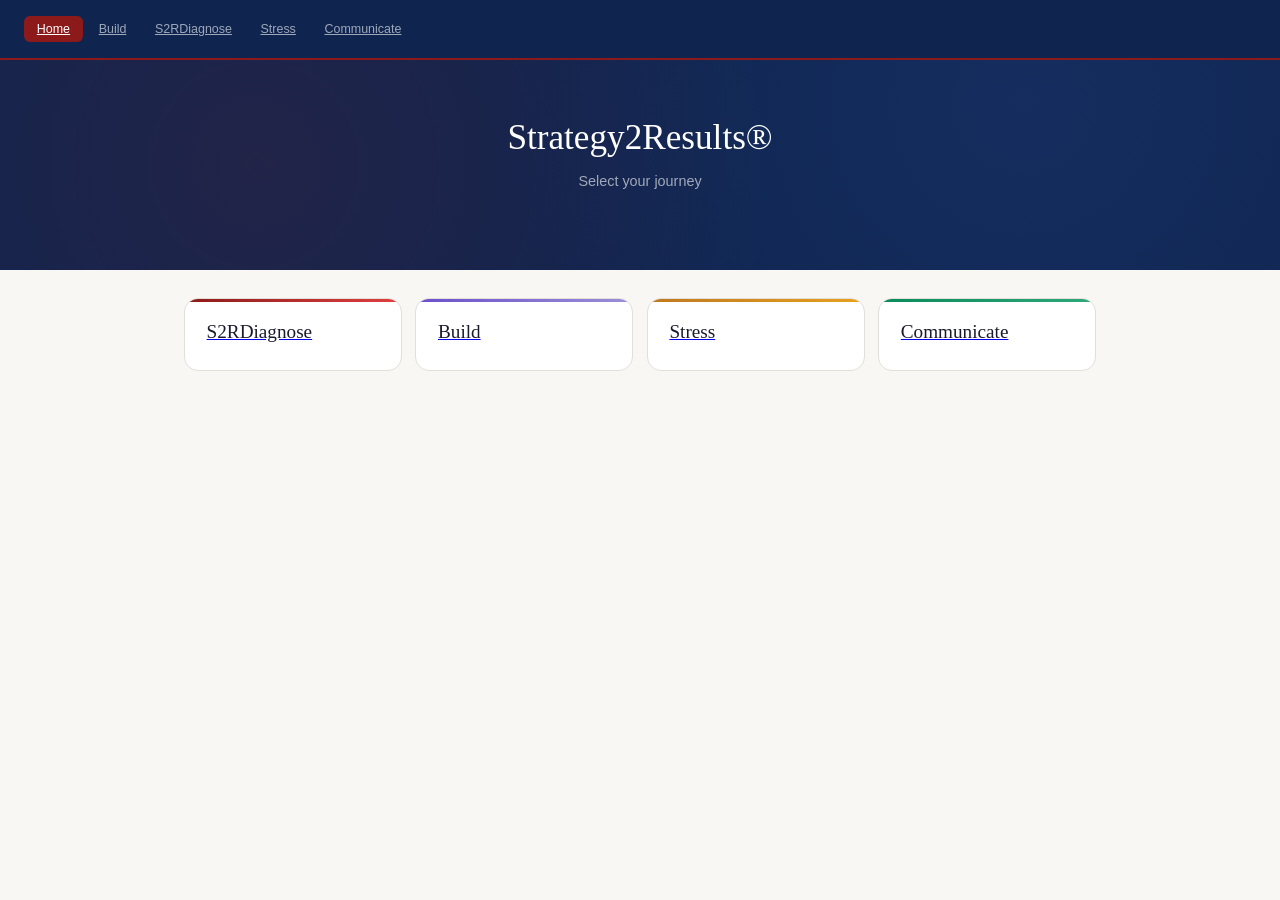
<file: index.html>
<!DOCTYPE html>
<html>
<head>
<meta charset="UTF-8">
<title>S2R Strategy Design System</title>
<link rel="stylesheet" href="styles.css">
</head>

<body>

<div class="topnav">
  <div class="nav-links">
    <a href="index.html" class="nav-btn active">Home</a>
    <a href="build.html" class="nav-btn">Build</a>
    <a href="s2rdiagnose.html" class="nav-btn">S2RDiagnose</a>
    <a href="stress.html" class="nav-btn">Stress</a>
    <a href="communicate.html" class="nav-btn">Communicate</a>
  </div>
</div>

<div class="hero">
  <h1>Strategy2Results®</h1>
  <p class="hero-sub">Select your journey</p>
</div>

<div class="journey-sel">
  <div class="journey-cards">

    <a href="s2rdiagnose.html" class="jcard j-diag">
      <div class="jcard-title">S2RDiagnose</div>
    </a>

    <a href="build.html" class="jcard j-build">
      <div class="jcard-title">Build</div>
    </a>

    <a href="stress.html" class="jcard j-stress">
      <div class="jcard-title">Stress</div>
    </a>

    <a href="communicate.html" class="jcard j-comm">
      <div class="jcard-title">Communicate</div>
    </a>

  </div>
</div>

</body>
</html>
</file>
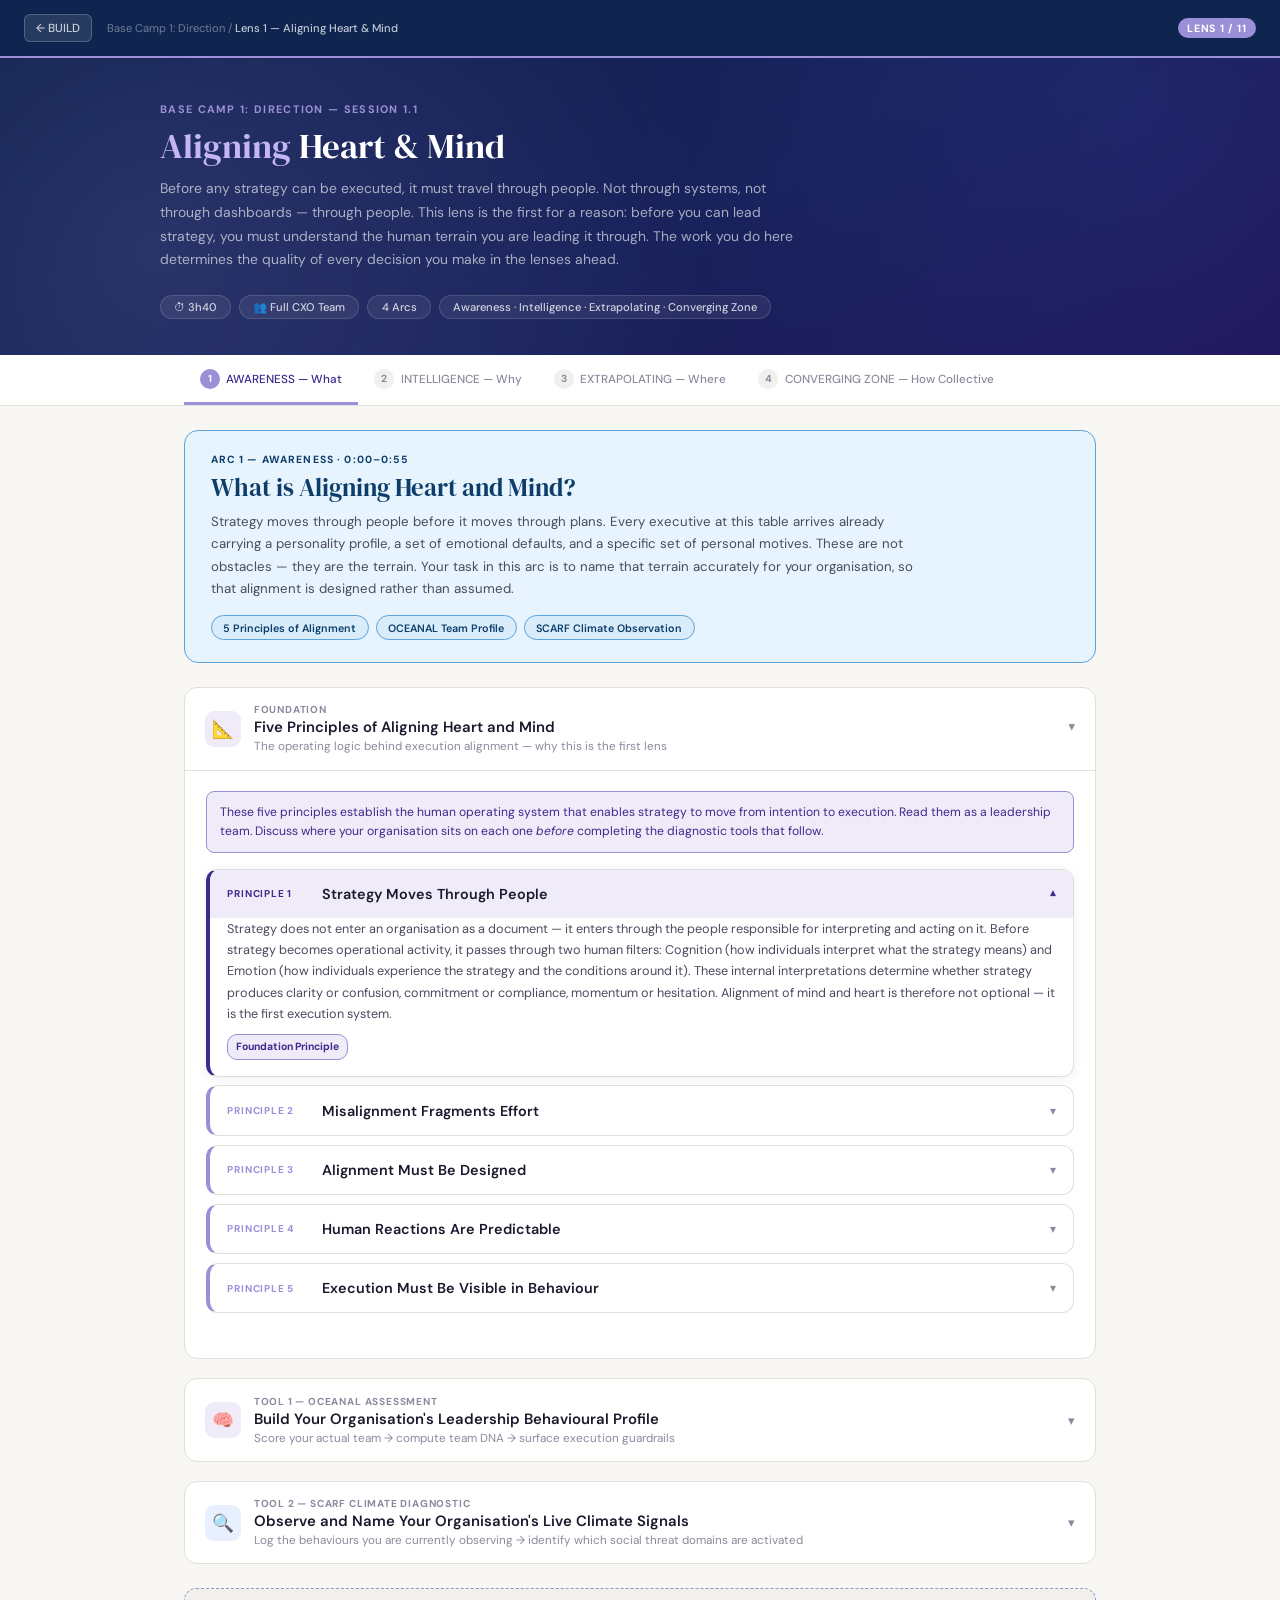
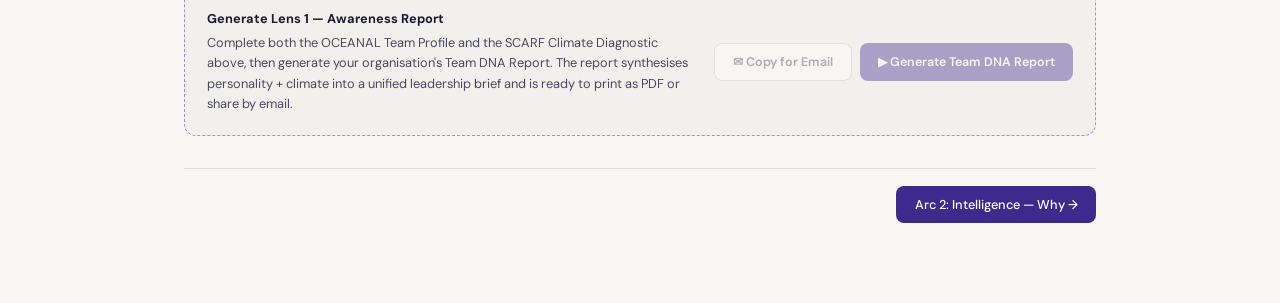
<file: build.html>
<!DOCTYPE html>
<html lang="en">
<head>
<meta charset="UTF-8">
<meta name="viewport" content="width=device-width, initial-scale=1.0">
<title>S2R BUILD — Lens 1: Aligning Heart & Mind</title>
<link rel="preconnect" href="https://fonts.googleapis.com">
<link href="https://fonts.googleapis.com/css2?family=DM+Sans:ital,opsz,wght@0,9..40,300;0,9..40,400;0,9..40,500;0,9..40,600;1,9..40,400&family=DM+Serif+Display&display=swap" rel="stylesheet">
<style>
/* ── SHARED DESIGN TOKENS (copy :root block to every new lens) ── */
:root{
  --navy:#1B3F7A;--navy-dk:#0F2550;--navy-lt:#2C5099;
  --red:#8C1A1A;--red-m:#B22222;
  --bg:#F8F7F4;--surf:#FFFFFF;--surf2:#F2F0EC;
  --bdr:#E2DFD8;--bdr2:#CCC9C0;
  --tx:#1A1A2E;--tx2:#4A4A5E;--tx3:#8A8A9E;
  --build-bg:#F0EBF8;--build-bd:#9B8FD8;--build-tx:#3C2A8C;
  --arc1-bg:#E8F4FD;--arc1-bd:#5BA3D9;--arc1-tx:#0C3D6B;
  --arc2-bg:#FFF0E8;--arc2-bd:#E88A1A;--arc2-tx:#6B3200;
  --arc3-bg:#F5EAF8;--arc3-bd:#9B4FCC;--arc3-tx:#4A0A7A;
  --arc4-bg:#E8F8F0;--arc4-bd:#2DB57A;--arc4-tx:#0A4A2A;
}
*{box-sizing:border-box;margin:0;padding:0}
body{font-family:'DM Sans',sans-serif;background:var(--bg);color:var(--tx);min-height:100vh}

/* NAV */
.topnav{background:var(--navy-dk);padding:0 1.5rem;display:flex;align-items:center;justify-content:space-between;height:58px;position:sticky;top:0;z-index:200;border-bottom:2px solid var(--build-bd)}
.nav-left{display:flex;align-items:center;gap:.9rem}
.back-btn{background:rgba(255,255,255,.1);border:1px solid rgba(255,255,255,.2);color:rgba(255,255,255,.75);font-family:'DM Sans',sans-serif;font-size:.73rem;font-weight:500;cursor:pointer;border-radius:6px;padding:.3rem .7rem;transition:all .2s}
.back-btn:hover{background:rgba(255,255,255,.18);color:#fff}
.nav-crumb{font-size:.7rem;color:rgba(255,255,255,.4)}
.nav-crumb span{color:rgba(255,255,255,.75);font-weight:500}
.lens-pip{background:var(--build-bd);color:#fff;font-size:.66rem;font-weight:700;padding:.22rem .6rem;border-radius:20px;letter-spacing:.06em}

/* LENS HERO */
.lens-hero{background:linear-gradient(140deg,#0B1E4A 0%,#18215A 55%,#22145A 100%);padding:2.75rem 1.5rem 2.25rem;overflow:hidden;position:relative}
.lens-hero::before{content:'';position:absolute;inset:0;background-image:radial-gradient(circle at 12% 65%,rgba(155,143,216,.18) 0%,transparent 48%),radial-gradient(circle at 88% 18%,rgba(45,100,200,.14) 0%,transparent 42%)}
.hero-inner{max-width:960px;margin:0 auto;position:relative}
.hero-camp{font-size:.68rem;font-weight:700;color:var(--build-bd);letter-spacing:.12em;text-transform:uppercase;margin-bottom:.55rem}
.hero-h1{font-family:'DM Serif Display',serif;font-size:2.2rem;font-weight:400;color:#fff;line-height:1.2;margin-bottom:.6rem}
.hero-h1 em{color:#C4B4F8;font-style:normal}
.hero-p{font-size:.87rem;color:rgba(255,255,255,.62);max-width:640px;line-height:1.72;margin-bottom:1.4rem}
.hero-chips{display:flex;gap:8px;flex-wrap:wrap}
.chip{background:rgba(255,255,255,.07);border:1px solid rgba(255,255,255,.14);color:rgba(255,255,255,.78);padding:.27rem .82rem;border-radius:20px;font-size:.7rem;font-weight:500}

/* ARC NAV */
.arc-nav{background:var(--surf);border-bottom:1px solid var(--bdr);position:sticky;top:58px;z-index:150;overflow-x:auto}
.arc-nav-inner{max-width:960px;margin:0 auto;display:flex;padding:0 1.5rem}
.arc-tab{padding:.82rem 1rem;font-size:.73rem;font-weight:500;color:var(--tx3);cursor:pointer;border-bottom:3px solid transparent;white-space:nowrap;transition:all .2s;display:flex;align-items:center;gap:.4rem}
.arc-tab .anum{width:20px;height:20px;border-radius:50%;background:var(--surf2);font-size:.64rem;font-weight:700;display:flex;align-items:center;justify-content:center;transition:all .2s;flex-shrink:0}
.arc-tab.active{color:var(--build-tx);border-bottom-color:var(--build-bd)}
.arc-tab.active .anum{background:var(--build-bd);color:#fff}
.arc-tab:hover:not(.active){color:var(--tx2);border-bottom-color:var(--bdr2)}

/* MAIN */
.main{max-width:960px;margin:0 auto;padding:1.5rem 1.5rem 5rem}
.arc-sec{display:none}.arc-sec.active{display:block}

/* ARC HEADER */
.arc-hdr{border-radius:14px;padding:1.4rem 1.6rem;margin-bottom:1.5rem;border:1.5px solid;overflow:hidden}
.arc-hdr.a1{background:var(--arc1-bg);border-color:var(--arc1-bd)}
.arc-hdr.a2{background:var(--arc2-bg);border-color:var(--arc2-bd)}
.arc-hdr.a3{background:var(--arc3-bg);border-color:var(--arc3-bd)}
.arc-hdr.a4{background:var(--arc4-bg);border-color:var(--arc4-bd)}
.arc-lbl{font-size:.65rem;font-weight:700;letter-spacing:.11em;text-transform:uppercase;margin-bottom:.38rem}
.a1 .arc-lbl{color:var(--arc1-tx)}.a2 .arc-lbl{color:var(--arc2-tx)}.a3 .arc-lbl{color:var(--arc3-tx)}.a4 .arc-lbl{color:var(--arc4-tx)}
.arc-hdr-h{font-family:'DM Serif Display',serif;font-size:1.55rem;margin-bottom:.48rem;line-height:1.25}
.a1 .arc-hdr-h{color:var(--arc1-tx)}.a2 .arc-hdr-h{color:var(--arc2-tx)}.a3 .arc-hdr-h{color:var(--arc3-tx)}.a4 .arc-hdr-h{color:var(--arc4-tx)}
.arc-hdr-p{font-size:.83rem;color:var(--tx2);line-height:1.7;max-width:720px}
.arc-chips{display:flex;gap:7px;margin-top:.9rem;flex-wrap:wrap}
.arc-chip{font-size:.67rem;font-weight:600;padding:.26rem .72rem;border-radius:20px;border:1.5px solid}
.a1 .arc-chip{background:rgba(91,163,217,.1);border-color:var(--arc1-bd);color:var(--arc1-tx)}
.a2 .arc-chip{background:rgba(232,138,26,.1);border-color:var(--arc2-bd);color:var(--arc2-tx)}
.a3 .arc-chip{background:rgba(155,79,204,.1);border-color:var(--arc3-bd);color:var(--arc3-tx)}
.a4 .arc-chip{background:rgba(45,181,122,.1);border-color:var(--arc4-bd);color:var(--arc4-tx)}

/* PRINCIPLE CARDS */
.principle-grid{display:flex;flex-direction:column;gap:.55rem;margin-bottom:1.5rem}
.pcard{background:var(--surf);border:1px solid var(--bdr);border-radius:12px;overflow:hidden;border-left:4px solid var(--build-bd);transition:border-color .2s}
.pcard.active{border-left-color:var(--build-tx);box-shadow:0 2px 12px rgba(60,42,140,.08)}
.pcard-hdr{display:flex;align-items:center;gap:.9rem;padding:.95rem 1.1rem;cursor:pointer;transition:background .15s}
.pcard-hdr:hover{background:var(--build-bg)}
.pcard.active .pcard-hdr{background:var(--build-bg)}
.pcard-num{font-size:.62rem;font-weight:700;color:var(--build-bd);letter-spacing:.08em;text-transform:uppercase;width:80px;flex-shrink:0}
.pcard.active .pcard-num{color:var(--build-tx)}
.pcard-title{font-size:.9rem;font-weight:600;color:var(--tx);flex:1}
.pcard-arrow{font-size:.75rem;color:var(--tx3);transition:transform .22s;flex-shrink:0}
.pcard.active .pcard-arrow{transform:rotate(180deg);color:var(--build-tx)}
.pcard-body{font-size:.79rem;color:var(--tx2);line-height:1.68;padding:0 1.1rem 0;max-height:0;overflow:hidden;transition:max-height .35s ease,padding .25s ease}
.pcard.active .pcard-body{max-height:600px;padding:0 1.1rem 1rem}
.pcard-tag{display:inline-block;font-size:.65rem;font-weight:700;padding:.18rem .5rem;border-radius:10px;margin-top:.65rem;background:var(--build-bg);color:var(--build-tx);border:1px solid var(--build-bd)}

/* TOOLS */
.tool-block{background:var(--surf);border:1px solid var(--bdr);border-radius:13px;margin-bottom:1.2rem;overflow:hidden}
.tool-hdr{padding:.95rem 1.25rem;display:flex;align-items:center;gap:.8rem;cursor:pointer;transition:background .15s}
.tool-hdr:hover{background:var(--surf2)}
.ticon{width:36px;height:36px;border-radius:9px;display:flex;align-items:center;justify-content:center;font-size:1.1rem;flex-shrink:0}
.thdr-info{flex:1}
.tnum{font-size:.63rem;font-weight:700;color:var(--tx3);letter-spacing:.08em;text-transform:uppercase;margin-bottom:1px}
.ttitle{font-size:.93rem;font-weight:600;color:var(--tx)}
.tsub{font-size:.73rem;color:var(--tx3);margin-top:1px}
.ttog{font-size:.82rem;color:var(--tx3);transition:transform .22s}
.ttog.open{transform:rotate(180deg)}
.tbody{padding:1.3rem;border-top:1px solid var(--bdr)}

/* OCEANAL */
.oceanal-intro{background:var(--build-bg);border:1px solid var(--build-bd);border-radius:9px;padding:.85rem 1rem;font-size:.8rem;color:var(--build-tx);line-height:1.68;margin-bottom:1.1rem}
.score-tbl-wrap{overflow-x:auto;margin-bottom:.85rem}
table.stbl{width:100%;border-collapse:collapse;font-size:.73rem;min-width:620px}
table.stbl th{background:var(--navy-dk);color:rgba(255,255,255,.82);padding:.48rem .55rem;text-align:center;font-weight:600;font-size:.66rem;letter-spacing:.04em;white-space:nowrap}
table.stbl th.tname{text-align:left;min-width:140px}
table.stbl td{padding:.38rem .45rem;border-bottom:1px solid var(--bdr);text-align:center;vertical-align:middle}
table.stbl tr:nth-child(even) td{background:var(--surf2)}
table.stbl .tn{text-align:left;font-weight:600;font-size:.77rem;color:var(--tx)}
table.stbl .td{font-size:.65rem;color:var(--tx3);display:block;font-weight:400;margin-top:1px}
table.stbl input.si{width:42px;border:1px solid var(--bdr2);border-radius:5px;padding:.28rem .3rem;text-align:center;font-family:'DM Sans',sans-serif;font-size:.76rem;color:var(--tx);background:var(--surf)}
table.stbl input.si:focus{outline:none;border-color:var(--build-bd);background:var(--build-bg)}
.hlv{font-size:.7rem;font-weight:700;padding:.18rem .4rem;border-radius:4px}
.hlv.H{background:#E8F8E8;color:#1A6A1A}.hlv.B{background:#FFF8E0;color:#7A5A00}.hlv.L{background:#FEE8E8;color:#8A1A1A}
.calc-btn{background:var(--build-tx);color:#fff;border:none;border-radius:8px;padding:.62rem 1.2rem;font-family:'DM Sans',sans-serif;font-size:.8rem;font-weight:500;cursor:pointer;transition:all .2s;margin-top:.35rem}
.calc-btn:hover{background:#2A1A7A;transform:translateY(-1px)}
.result-block{margin-top:1.2rem;display:none}
.trait-result{background:var(--surf2);border:1px solid var(--bdr);border-radius:10px;padding:.85rem 1rem;margin-bottom:.65rem}
.tr-header{display:flex;align-items:center;gap:.7rem;margin-bottom:.5rem}
.tr-name{font-size:.82rem;font-weight:600;color:var(--tx)}
.tr-bars{display:flex;gap:3px;flex:1;max-width:160px}
.tr-bar{height:7px;border-radius:3px}
.tr-bar.bh{background:#2EA87A}.tr-bar.bb{background:#E8A020}.tr-bar.bl{background:#B22222}
.tr-grid{display:grid;grid-template-columns:1fr 1fr 1fr;gap:5px;margin-top:.45rem}
.trc{border-radius:7px;padding:.42rem .55rem}
.trc.risk{background:#FEE8E8;border:1px solid #EEB0B0}
.trc.resp{background:#E8F0FF;border:1px solid #A0B8EE}
.trc.rout{background:#EEF8EE;border:1px solid #A0D0A0}
.trc-lbl{font-size:.59rem;font-weight:700;text-transform:uppercase;letter-spacing:.06em;margin-bottom:2px}
.trc.risk .trc-lbl{color:#8A1A1A}.trc.resp .trc-lbl{color:#1A3A8A}.trc.rout .trc-lbl{color:#1A5A1A}
.trc-txt{font-size:.67rem;color:var(--tx);line-height:1.45}
.tr-dna{font-size:.73rem;color:var(--tx2);line-height:1.55;margin-bottom:.45rem;font-style:italic}

/* SCARF */
.scarf-intro{font-size:.81rem;color:var(--tx2);line-height:1.7;margin-bottom:1.1rem}
.scarf-domains{display:grid;grid-template-columns:repeat(5,1fr);gap:.55rem;margin-bottom:1.2rem}
@media(max-width:600px){.scarf-domains{grid-template-columns:repeat(3,1fr)}}
.scarf-d{border-radius:9px;padding:.65rem .7rem;text-align:center}
.sd-S{background:#E8F0FF;border:1.5px solid #5A80D0}
.sd-C{background:#FFF0E0;border:1.5px solid #D8A020}
.sd-A{background:#F0E8FF;border:1.5px solid #8A50C0}
.sd-R{background:#E0FFEE;border:1.5px solid #2AB07A}
.sd-F{background:#FFE8E8;border:1.5px solid #D04040}
.sd-letter{font-family:'DM Serif Display',serif;font-size:1.3rem;margin-bottom:2px}
.sd-S .sd-letter{color:#1A3A8A}.sd-C .sd-letter{color:#7A5A00}.sd-A .sd-letter{color:#4A0A8A}.sd-R .sd-letter{color:#0A4A2A}.sd-F .sd-letter{color:#7A1A1A}
.sd-name{font-size:.64rem;font-weight:700;color:var(--tx3)}

.obs-list{display:flex;flex-direction:column;gap:.48rem;margin-bottom:1.2rem}
.obs-row{background:var(--surf2);border:1px solid var(--bdr);border-radius:9px;padding:.72rem .95rem;cursor:pointer;display:grid;grid-template-columns:1fr auto;gap:.7rem;align-items:start;transition:all .15s}
.obs-row:hover{border-color:var(--bdr2);background:#EDEAE6}
.obs-row.logged{border-color:var(--arc1-bd);background:var(--arc1-bg)}
.obs-sign{font-size:.78rem;font-weight:500;color:var(--tx);margin-bottom:.2rem}
.obs-tag{display:inline-block;font-size:.62rem;font-weight:700;padding:.15rem .45rem;border-radius:10px;margin-right:3px}
.dtag-Status{background:#E8F0FF;color:#1A3A8A}.dtag-Certainty{background:#FFF0E0;color:#7A3A00}
.dtag-Autonomy{background:#F0E8FF;color:#4A0A8A}.dtag-Relatedness{background:#E0FFEE;color:#0A4A20}
.dtag-Fairness{background:#FFE8E8;color:#7A1A1A}
.obs-info{font-size:.68rem;color:var(--tx3);line-height:1.5;margin-top:.3rem;display:none}
.obs-row.logged .obs-info{display:block}
.obs-action{font-size:.68rem;color:var(--arc1-tx);font-style:italic;margin-top:.2rem;display:none}
.obs-row.logged .obs-action{display:block}
.log-btn{font-size:.66rem;font-weight:600;background:none;border:1.5px solid var(--bdr2);border-radius:6px;padding:.26rem .6rem;cursor:pointer;color:var(--tx3);font-family:'DM Sans',sans-serif;white-space:nowrap;transition:all .15s;flex-shrink:0}
.log-btn:hover{border-color:var(--build-bd);color:var(--build-tx)}
.obs-row.logged .log-btn{background:var(--arc1-bd);border-color:var(--arc1-bd);color:#fff}
.scarf-summary{margin-top:.5rem}
.domain-bar{margin-bottom:.72rem}
.db-row{display:flex;justify-content:space-between;align-items:center;margin-bottom:.3rem}
.db-name{font-size:.75rem;font-weight:600;color:var(--tx)}
/* SCARF RICH REPORT */
.scarf-report{margin-top:1.2rem}
.scarf-climate-score{border-radius:12px;padding:1.1rem 1.3rem;margin-bottom:1.1rem;display:flex;align-items:center;gap:1rem}
.scs-green{background:#E8F8F0;border:1.5px solid var(--arc4-bd)}.scs-amber{background:#FFF8E0;border:1.5px solid #D8A020}.scs-red{background:#FEE8E8;border:1.5px solid #D04040}
.scs-score{font-family:'DM Serif Display',serif;font-size:2.6rem;font-weight:400;min-width:60px;text-align:center;line-height:1}
.scs-green .scs-score{color:var(--arc4-tx)}.scs-amber .scs-score{color:#7A5A00}.scs-red .scs-score{color:#8A1A1A}
.scs-label{font-size:.88rem;font-weight:600;color:var(--tx);margin-bottom:.2rem}
.scs-desc{font-size:.76rem;color:var(--tx2);line-height:1.6}
.scarf-domain-report{background:var(--surf);border:1px solid var(--bdr);border-radius:10px;margin-bottom:.7rem;overflow:hidden}
.sdr-hdr{padding:.8rem 1rem;display:flex;align-items:center;gap:.75rem}
.sdr-dot{width:10px;height:10px;border-radius:50%;flex-shrink:0}
.sdr-title{font-size:.82rem;font-weight:600;color:var(--tx);flex:1}
.sdr-badge{font-size:.67rem;font-weight:700;padding:.2rem .6rem;border-radius:12px;white-space:nowrap}
.badge-high{background:#FEE8E8;color:#8A1A1A;border:1px solid #EEB0B0}
.badge-mod{background:#FFF8E0;color:#7A5A00;border:1px solid #E8C880}
.badge-low{background:#E8F8F0;color:#0A4A2A;border:1px solid #90D0A8}
.badge-none{background:var(--surf2);color:var(--tx3);border:1px solid var(--bdr)}
.sdr-body{padding:.75rem 1rem;border-top:1px solid var(--bdr);background:var(--surf2)}
.sdr-signs-lbl{font-size:.63rem;font-weight:700;text-transform:uppercase;letter-spacing:.07em;color:var(--tx3);margin-bottom:.4rem}
.sdr-sign-list{display:flex;flex-direction:column;gap:.3rem;margin-bottom:.7rem}
.sdr-sign-item{font-size:.74rem;color:var(--tx);padding:.3rem .55rem;background:var(--surf);border-radius:6px;border-left:2px solid #D04040}
.sdr-action-lbl{font-size:.63rem;font-weight:700;text-transform:uppercase;letter-spacing:.07em;color:#0A4A2A;margin-bottom:.4rem}
.sdr-actions{display:flex;flex-direction:column;gap:.3rem}
.sdr-action-item{font-size:.74rem;color:#1A4A2A;padding:.3rem .55rem;background:#E8F8F0;border-radius:6px;border-left:2px solid var(--arc4-bd)}
.sdr-readiness{font-size:.74rem;color:var(--tx2);line-height:1.6;padding:.55rem .7rem;background:var(--build-bg);border:1px solid var(--build-bd);border-radius:7px;margin-top:.65rem}
/* STRATEGY IMPLICATIONS */
.dna-implications{background:linear-gradient(135deg,#0F2550,#1E1560);border-radius:13px;padding:1.4rem 1.5rem;margin-top:1.3rem;color:#fff}
.dna-impl-h{font-family:'DM Serif Display',serif;font-size:1.25rem;margin-bottom:.35rem}
.dna-impl-p{font-size:.78rem;color:rgba(255,255,255,.6);margin-bottom:1rem;line-height:1.65}
.dna-impl-grid{display:grid;grid-template-columns:1fr 1fr;gap:.65rem}
@media(max-width:560px){.dna-impl-grid{grid-template-columns:1fr}}
.dna-impl-card{background:rgba(255,255,255,.07);border:1px solid rgba(255,255,255,.14);border-radius:9px;padding:.85rem .95rem}
.dic-label{font-size:.62rem;font-weight:700;text-transform:uppercase;letter-spacing:.08em;margin-bottom:.3rem}
.dic-label.risk{color:#F09090}.dic-label.design{color:#90C8F0}.dic-label.watch{color:#F0C870}.dic-label.strength{color:#90E8A8}
.dic-txt{font-size:.74rem;color:rgba(255,255,255,.88);line-height:1.55}
/* DATA COLLECTION NOTE */
.data-collect-note{background:var(--surf);border:1px solid var(--bdr);border-radius:12px;padding:1.1rem 1.3rem;margin-bottom:1.2rem;border-left:4px solid var(--arc2-bd)}
.dcn-title{font-size:.82rem;font-weight:600;color:var(--arc2-tx);margin-bottom:.5rem;display:flex;align-items:center;gap:.4rem}
.dcn-options{display:grid;grid-template-columns:1fr 1fr;gap:.65rem;margin-top:.65rem}
@media(max-width:560px){.dcn-options{grid-template-columns:1fr}}
.dcn-opt{border-radius:8px;padding:.75rem .9rem;border:1.5px solid var(--bdr);background:var(--surf2)}
.dcn-opt-title{font-size:.78rem;font-weight:600;color:var(--tx);margin-bottom:.25rem}
.dcn-opt-body{font-size:.72rem;color:var(--tx2);line-height:1.55}
.db-status{font-size:.7rem;color:var(--tx3)}
.db-track{height:8px;border-radius:4px;background:var(--bdr2);overflow:hidden}
.db-fill{height:100%;border-radius:4px;transition:width .5s}
.df-Status{background:#4A7AEE}.df-Certainty{background:#E88A1A}.df-Autonomy{background:#9A4AEE}.df-Relatedness{background:#2ABA6A}.df-Fairness{background:#EA3A3A}

/* INTELLIGENCE TOOLS */
.ignition-block{background:linear-gradient(135deg,#0F2550,#1E1560);border-radius:13px;padding:1.4rem 1.5rem;color:#fff;margin-bottom:1.2rem}
.ign-title{font-family:'DM Serif Display',serif;font-size:1.3rem;margin-bottom:.45rem}
.ign-p{font-size:.82rem;color:rgba(255,255,255,.68);line-height:1.7;margin-bottom:1rem}
.ign-grid{display:grid;grid-template-columns:1fr 1fr;gap:.7rem}
@media(max-width:560px){.ign-grid{grid-template-columns:1fr}}
.ign-card{background:rgba(255,255,255,.07);border:1px solid rgba(255,255,255,.14);border-radius:10px;padding:.85rem 1rem}
.ign-card-title{font-size:.82rem;font-weight:600;color:#fff;margin-bottom:.3rem}
.ign-card-p{font-size:.73rem;color:rgba(255,255,255,.62);line-height:1.6}

.cc-spectrum{background:var(--surf);border:1px solid var(--bdr);border-radius:12px;padding:1.2rem 1.4rem;margin-bottom:1.2rem}
.cc-title{font-size:.82rem;font-weight:600;color:var(--tx);margin-bottom:.75rem}
.cc-row{display:flex;align-items:center;gap:.85rem;margin-bottom:.65rem}
.cc-label{font-size:.73rem;font-weight:600;width:110px;flex-shrink:0;color:var(--tx2)}
input.cc-slider{flex:1;height:4px;accent-color:var(--build-bd)}
.cc-val{font-size:.73rem;font-weight:700;width:34px;text-align:right;color:var(--build-tx)}
.cc-feedback{font-size:.78rem;color:var(--tx2);line-height:1.6;margin-top:.75rem;padding:.65rem .85rem;background:var(--build-bg);border:1px solid var(--build-bd);border-radius:8px;min-height:42px}

.aceit-table{width:100%;border-collapse:collapse;font-size:.75rem;margin-bottom:1rem}
.aceit-table th{background:var(--navy-dk);color:rgba(255,255,255,.82);padding:.5rem .65rem;text-align:left;font-weight:600;font-size:.67rem;letter-spacing:.04em}
.aceit-table td{padding:.55rem .65rem;border-bottom:1px solid var(--bdr);vertical-align:top}
.aceit-table tr:nth-child(even) td{background:var(--surf2)}
.aceit-table .aceit-name{font-weight:700;font-size:.8rem;color:var(--tx)}
.aceit-table .aceit-name span{display:block;font-size:.63rem;font-weight:400;color:var(--tx3);margin-top:1px}
.aceit-table .obs-col input[type=checkbox]{accent-color:var(--build-bd);width:15px;height:15px;cursor:pointer;margin-right:3px}

/* PEC FUNNEL */
.pec-visual{display:flex;flex-direction:column;align-items:center;gap:0;margin:1rem 0;position:relative}
.pec-layer{border-radius:6px;padding:.7rem 1.2rem;text-align:center;transition:all .2s;cursor:default;position:relative}
.pec-layer:hover{filter:brightness(.95)}
.pec-l1{background:#3C2A8C;color:#fff;width:85%;font-size:.8rem;font-weight:500}
.pec-l2{background:var(--build-bd);color:#fff;width:65%;font-size:.78rem;font-weight:500;margin-top:2px}
.pec-l3{background:var(--build-bg);border:1.5px solid var(--build-bd);color:var(--build-tx);width:45%;font-size:.76rem;font-weight:500;margin-top:2px}
.pec-label{font-size:.62rem;font-weight:700;opacity:.75;letter-spacing:.07em;text-transform:uppercase;display:block;margin-bottom:1px}
.pec-caption{font-size:.72rem;color:var(--tx3);text-align:center;margin-top:.65rem;line-height:1.55}

/* EMO THERMOMETER */
.emo-tabs{display:flex;gap:4px;flex-wrap:wrap;margin-bottom:.9rem}
.emo-tab{padding:.42rem .85rem;border:1.5px solid var(--bdr2);border-radius:20px;font-size:.73rem;font-weight:500;color:var(--tx3);cursor:pointer;transition:all .18s}
.emo-tab[data-e="joy"].active{background:#FFF8D0;border-color:#D8C000;color:#6A5000}
.emo-tab[data-e="fear"].active{background:#E8F0FF;border-color:#4A80E0;color:#1A3A8A}
.emo-tab[data-e="anger"].active{background:#FEE8E8;border-color:#D04040;color:#7A1A1A}
.emo-tab[data-e="sadness"].active{background:#EEF4FF;border-color:#7A9ADA;color:#1A3060}
.emo-tab[data-e="disgust"].active{background:#F0E8FF;border-color:#8A50CC;color:#3A0A6A}
.emo-tab[data-e="surprise"].active{background:#E8FFF4;border-color:#2ABA7A;color:#0A4A2A}
.emo-grid{display:grid;grid-template-columns:repeat(3,1fr);gap:.8rem}
@media(max-width:580px){.emo-grid{grid-template-columns:1fr}}
.emo-card{border-radius:11px;border:1.5px solid;padding:.9rem}
.ec-level{font-size:.63rem;font-weight:700;text-transform:uppercase;letter-spacing:.07em;margin-bottom:.3rem}
.ec-sub{font-size:.8rem;font-weight:600;margin-bottom:.32rem}
.ec-scen{font-size:.7rem;color:var(--tx2);line-height:1.55;margin-bottom:.55rem;padding:.45rem .6rem;background:rgba(255,255,255,.55);border-radius:6px;border-left:2.5px solid}
.ec-rlbl{font-size:.59rem;font-weight:700;text-transform:uppercase;color:#8A1A1A;letter-spacing:.06em;margin-bottom:1px}
.ec-rtxt{font-size:.69rem;color:#7A1A1A;line-height:1.45;margin-bottom:.55rem}
.ec-albl{font-size:.59rem;font-weight:700;text-transform:uppercase;color:#1A5A1A;letter-spacing:.06em;margin-bottom:1px}
.ec-atxt{font-size:.69rem;color:#1A4A1A;line-height:1.45;font-style:italic}
.ec-joy{background:#FFFCE8;border-color:#E8C020}.ec-joy .ec-level{color:#7A5A00}.ec-joy .ec-sub{color:#5A4000}.ec-joy .ec-scen{border-left-color:#E8C020}
.ec-fear{background:#EEF3FF;border-color:#5A80D0}.ec-fear .ec-level{color:#1A3A8A}.ec-fear .ec-sub{color:#1A3060}.ec-fear .ec-scen{border-left-color:#5A80D0}
.ec-anger{background:#FEF0F0;border-color:#D05050}.ec-anger .ec-level{color:#7A1A1A}.ec-anger .ec-sub{color:#5A1010}.ec-anger .ec-scen{border-left-color:#D05050}
.ec-sadness{background:#EEF4FF;border-color:#7A90C0}.ec-sadness .ec-level{color:#1A3060}.ec-sadness .ec-sub{color:#1A2A50}.ec-sadness .ec-scen{border-left-color:#7A90C0}
.ec-disgust{background:#F5EEFF;border-color:#8A50C0}.ec-disgust .ec-level{color:#3A0A6A}.ec-disgust .ec-sub{color:#2A0A5A}.ec-disgust .ec-scen{border-left-color:#8A50C0}
.ec-surprise{background:#EAFFEE;border-color:#2AB07A}.ec-surprise .ec-level{color:#0A4A2A}.ec-surprise .ec-sub{color:#0A3A20}.ec-surprise .ec-scen{border-left-color:#2AB07A}

/* COMPASS */
.compass-intro{font-size:.81rem;color:var(--tx2);line-height:1.7;margin-bottom:1.1rem}
.compass-grid{display:flex;flex-direction:column;gap:.65rem;margin-bottom:1.5rem}
.compass-zone{background:var(--surf);border:1px solid var(--bdr);border-radius:11px;overflow:hidden}
.cz-hdr{padding:.85rem 1.1rem;cursor:pointer;display:flex;align-items:center;gap:.75rem;transition:background .15s}
.cz-hdr:hover{background:var(--surf2)}
.compass-zone.cz-open .cz-hdr{background:var(--surf2);border-bottom:1px solid var(--bdr)}
.cz-num{width:28px;height:28px;border-radius:50%;background:var(--build-bd);color:#fff;font-size:.72rem;font-weight:700;display:flex;align-items:center;justify-content:center;flex-shrink:0}
.cz-meta{flex:1}
.cz-title{font-size:.85rem;font-weight:600;color:var(--tx);margin-bottom:.18rem}
.cz-tagline{font-size:.7rem;color:var(--tx3);font-style:italic}
.cz-heat{display:flex;align-items:center;gap:.4rem}
.heat-lbl{font-size:.62rem;font-weight:700;color:var(--tx3);white-space:nowrap}
.heat-dots{display:flex;gap:2px}
.hdot{width:9px;height:9px;border-radius:50%;background:var(--bdr2);cursor:pointer;transition:background .15s}
.hdot.on{background:#E84040}
.cz-body{padding:1rem 1.1rem;display:none}
.compass-zone.cz-open .cz-body{display:block}
.cz-signal{font-size:.78rem;color:var(--tx2);line-height:1.68;margin-bottom:.85rem;padding:.65rem .8rem;border-left:3px solid var(--build-bd);background:var(--build-bg);border-radius:0 7px 7px 0}
.cz-bp-label{font-size:.65rem;font-weight:700;color:#8A1A1A;text-transform:uppercase;letter-spacing:.07em;margin-bottom:.4rem;margin-top:.7rem}
.cz-bp-signal{background:#FEE8E8;border:1px solid #EEB0B0;border-radius:7px;padding:.6rem .8rem;font-size:.75rem;color:#7A1A1A;line-height:1.55;margin-bottom:.45rem;font-style:italic}
.cz-assess{margin-top:.75rem}
.cz-assess-lbl{font-size:.7rem;font-weight:600;color:var(--tx3);margin-bottom:.35rem}
textarea.cz-notes{width:100%;min-height:48px;border:1px solid var(--bdr2);border-radius:7px;padding:.5rem .65rem;font-family:'DM Sans',sans-serif;font-size:.76rem;color:var(--tx);background:var(--surf);resize:vertical}
textarea.cz-notes:focus{outline:none;border-color:var(--build-bd);background:var(--build-bg)}

/* CONVERGING ZONE */
.czinfo{background:var(--surf2);border:1px solid var(--bdr);border-radius:10px;padding:.85rem 1rem;font-size:.8rem;color:var(--tx2);line-height:1.68;margin-bottom:1.1rem}
.czinfo strong{color:var(--tx)}
.cxo-table-wrap{overflow-x:auto;margin-bottom:1.2rem}
table.cxo-table{width:100%;border-collapse:collapse;font-size:.73rem;min-width:560px}
table.cxo-table th{background:var(--navy-dk);color:rgba(255,255,255,.82);padding:.5rem .65rem;text-align:left;font-weight:600;font-size:.67rem;letter-spacing:.04em}
table.cxo-table td{padding:.55rem .65rem;border-bottom:1px solid var(--bdr);vertical-align:top}
table.cxo-table tr:nth-child(even) td{background:var(--surf2)}
table.cxo-table .cxo-role{font-weight:700;font-size:.78rem;color:var(--tx)}
table.cxo-table .cxo-contrib{font-size:.7rem;color:var(--tx2);line-height:1.5}
table.cxo-table .cxo-domains{display:flex;gap:4px;flex-wrap:wrap}
table.cxo-table .domain-tag{font-size:.63rem;font-weight:600;padding:.18rem .45rem;border-radius:8px;background:var(--build-bg);color:var(--build-tx);border:1px solid var(--build-bd)}

/* PANORAMIC */
.panoramic-steps{display:flex;flex-direction:column;gap:.9rem}
.pstep{background:var(--surf);border:1px solid var(--bdr);border-radius:12px;overflow:hidden}
.pstep-hdr{padding:.85rem 1.1rem;display:flex;align-items:center;gap:.75rem;cursor:pointer;transition:background .15s}
.pstep-hdr:hover{background:var(--surf2)}
.pstep.ps-open .pstep-hdr{background:var(--surf2);border-bottom:1px solid var(--bdr)}
.pstep-n{width:30px;height:30px;border-radius:50%;background:var(--arc4-bd);color:#fff;font-size:.8rem;font-weight:700;display:flex;align-items:center;justify-content:center;flex-shrink:0}
.pstep-meta{flex:1}
.pstep-title{font-size:.88rem;font-weight:600;color:var(--tx)}
.pstep-time{font-size:.68rem;color:var(--tx3)}
.pstep-body{padding:1.1rem;display:none}
.pstep.ps-open .pstep-body{display:block}
.pstep-body p{font-size:.8rem;color:var(--tx2);line-height:1.68;margin-bottom:.75rem}
.pstep-body p strong{color:var(--tx)}

.self-table{width:100%;border-collapse:collapse;font-size:.75rem;margin-bottom:.85rem}
.self-table th{background:var(--surf2);padding:.45rem .6rem;text-align:left;font-weight:600;font-size:.68rem;color:var(--tx3);letter-spacing:.04em;border-bottom:1.5px solid var(--bdr)}
.self-table td{padding:.45rem .6rem;border-bottom:1px solid var(--bdr);vertical-align:top}
.self-table td.role-col{font-weight:700;font-size:.78rem;color:var(--tx);width:100px}
.self-table textarea.stx{width:100%;min-height:44px;border:1px solid var(--bdr2);border-radius:6px;padding:.4rem .5rem;font-family:'DM Sans',sans-serif;font-size:.72rem;color:var(--tx);background:var(--surf);resize:vertical}
.self-table textarea.stx:focus{outline:none;border-color:var(--build-bd);background:var(--build-bg)}
.self-table select.sdmn{width:100%;border:1px solid var(--bdr2);border-radius:6px;padding:.38rem .45rem;font-family:'DM Sans',sans-serif;font-size:.7rem;color:var(--tx);background:var(--surf);cursor:pointer}
.self-table select.sdmn:focus{outline:none;border-color:var(--build-bd)}

/* SYNTHESIS */
.synth{background:linear-gradient(135deg,var(--navy-dk),#2A1A5A);border-radius:13px;padding:1.4rem 1.5rem;color:#fff;margin-top:1.5rem}
.synth-h{font-family:'DM Serif Display',serif;font-size:1.35rem;margin-bottom:.4rem}
.synth-p{font-size:.8rem;color:rgba(255,255,255,.62);margin-bottom:1.1rem;line-height:1.65}
.synth-grid{display:grid;grid-template-columns:repeat(3,1fr);gap:.7rem}
@media(max-width:560px){.synth-grid{grid-template-columns:1fr}}
.synth-cell{background:rgba(255,255,255,.07);border:1px solid rgba(255,255,255,.14);border-radius:9px;padding:.85rem .95rem}
.synth-cell-lbl{font-size:.62rem;font-weight:700;text-transform:uppercase;letter-spacing:.08em;color:rgba(255,255,255,.45);margin-bottom:.28rem}
.synth-cell-txt{font-size:.75rem;color:rgba(255,255,255,.88);line-height:1.55}

/* SECTION DIVIDER */
.sdiv{display:flex;align-items:center;gap:.65rem;margin:1.5rem 0 1.1rem}
.sdiv::before,.sdiv::after{content:'';flex:1;height:1px;background:var(--bdr)}
.sdiv span{font-size:.66rem;font-weight:700;color:var(--tx3);text-transform:uppercase;letter-spacing:.1em;white-space:nowrap}

/* INFO / WARN NOTES */
.info-note{background:var(--build-bg);border:1px solid var(--build-bd);border-radius:8px;padding:.65rem .85rem;font-size:.76rem;color:var(--build-tx);line-height:1.58;margin-bottom:1rem}

/* ARC FOOTER */
.arc-footer{display:flex;justify-content:space-between;align-items:center;margin-top:2rem;padding-top:1.1rem;border-top:1px solid var(--bdr)}
.afbtn{padding:.6rem 1.15rem;border-radius:8px;font-family:'DM Sans',sans-serif;font-size:.8rem;font-weight:500;cursor:pointer;transition:all .2s;display:flex;align-items:center;gap:.4rem}
.afbtn.prev{background:var(--surf2);border:1.5px solid var(--bdr);color:var(--tx2)}.afbtn.prev:hover{border-color:var(--bdr2);color:var(--tx)}
.afbtn.next{background:var(--build-tx);border:none;color:#fff}.afbtn.next:hover{background:#2A1A7A;transform:translateY(-1px);box-shadow:0 4px 12px rgba(60,42,140,.3)}
.afbtn.next2{background:var(--arc4-bd);border:none;color:#fff}.afbtn.next2:hover{background:#1A9A60;transform:translateY(-1px)}

/* SCARF NARRATIVE SUMMARY */
.scarf-narrative{background:linear-gradient(135deg,#0F2550,#1E1560);border-radius:12px;padding:1.25rem 1.4rem;margin-top:1.25rem;color:#fff}
.sn-title{font-family:'DM Serif Display',serif;font-size:1.1rem;margin-bottom:.45rem}
.sn-body{font-size:.8rem;color:rgba(255,255,255,.75);line-height:1.72;margin-bottom:.85rem}
.sn-tags{display:flex;gap:6px;flex-wrap:wrap}
.sn-tag{font-size:.67rem;font-weight:600;padding:.22rem .65rem;border-radius:20px;background:rgba(255,255,255,.1);border:1px solid rgba(255,255,255,.2);color:rgba(255,255,255,.85)}

/* GENERATE REPORT BUTTON AREA */
.report-trigger{margin-top:1.5rem;padding:1.25rem 1.4rem;background:var(--surf2);border:1.5px dashed var(--build-bd);border-radius:12px;display:flex;align-items:center;justify-content:space-between;gap:1rem;flex-wrap:wrap}
.rt-text{font-size:.8rem;color:var(--tx2);line-height:1.6;flex:1;min-width:200px}
.rt-text strong{color:var(--tx);display:block;margin-bottom:.2rem}
.rt-actions{display:flex;gap:.55rem;flex-wrap:wrap}
.rpt-btn{padding:.6rem 1.1rem;border-radius:8px;font-family:'DM Sans',sans-serif;font-size:.78rem;font-weight:600;cursor:pointer;transition:all .2s;border:none;display:flex;align-items:center;gap:.4rem}
.rpt-btn.primary{background:var(--build-tx);color:#fff}.rpt-btn.primary:hover{background:#2A1A7A;transform:translateY(-1px)}
.rpt-btn.secondary{background:var(--surf);border:1.5px solid var(--bdr2);color:var(--tx2)}.rpt-btn.secondary:hover{border-color:var(--build-bd);color:var(--build-tx)}
.rpt-btn:disabled{opacity:.4;cursor:not-allowed;transform:none}

/* REPORT PANEL (hidden on screen, shown when generated / in print) */
#dna-report{display:none;position:fixed;inset:0;z-index:500;background:#fff;overflow-y:auto;padding:0}
#dna-report.open{display:block}
.rp-topbar{background:var(--navy-dk);padding:.75rem 1.5rem;display:flex;align-items:center;justify-content:space-between;position:sticky;top:0;z-index:10}
.rp-topbar-title{font-size:.8rem;font-weight:600;color:rgba(255,255,255,.85)}
.rp-topbar-actions{display:flex;gap:.5rem}
.rp-close{background:rgba(255,255,255,.1);border:1px solid rgba(255,255,255,.2);color:#fff;font-family:'DM Sans',sans-serif;font-size:.73rem;cursor:pointer;border-radius:6px;padding:.3rem .75rem}
.rp-close:hover{background:rgba(255,255,255,.2)}
.rp-print{background:var(--build-bd);border:none;color:#fff;font-family:'DM Sans',sans-serif;font-size:.73rem;font-weight:600;cursor:pointer;border-radius:6px;padding:.3rem .8rem}
.rp-email{background:var(--arc4-bd);border:none;color:#fff;font-family:'DM Sans',sans-serif;font-size:.73rem;font-weight:600;cursor:pointer;border-radius:6px;padding:.3rem .8rem}
.rp-body{max-width:760px;margin:0 auto;padding:2.5rem 2rem 4rem;font-family:'DM Sans',sans-serif}
.rp-masthead{border-bottom:3px solid var(--build-bd);padding-bottom:1.2rem;margin-bottom:1.8rem}
.rp-logo-line{font-size:.68rem;font-weight:700;color:var(--build-tx);letter-spacing:.1em;text-transform:uppercase;margin-bottom:.4rem}
.rp-doc-title{font-family:'DM Serif Display',serif;font-size:1.9rem;color:var(--navy-dk);line-height:1.2;margin-bottom:.35rem}
.rp-doc-sub{font-size:.8rem;color:var(--tx3)}
.rp-org-line{margin-top:.65rem;font-size:.78rem;color:var(--tx2)}
.rp-org-line span{font-weight:600;color:var(--tx)}
.rp-section{margin-bottom:2rem}
.rp-sec-hdr{display:flex;align-items:center;gap:.7rem;margin-bottom:1rem;padding-bottom:.5rem;border-bottom:1.5px solid var(--bdr)}
.rp-sec-num{width:26px;height:26px;border-radius:50%;background:var(--build-bd);color:#fff;font-size:.72rem;font-weight:700;display:flex;align-items:center;justify-content:center;flex-shrink:0}
.rp-sec-title{font-size:.92rem;font-weight:600;color:var(--tx)}
.rp-trait-row{display:grid;grid-template-columns:140px 70px 1fr 1fr;gap:.65rem;align-items:start;padding:.55rem 0;border-bottom:1px solid var(--bdr)}
.rp-trait-row:last-child{border-bottom:none}
.rp-t-name{font-size:.78rem;font-weight:600;color:var(--tx)}
.rp-t-dna{font-size:.72rem;color:var(--tx2);line-height:1.5}
.rp-t-risk{font-size:.7rem;color:#8A1A1A;line-height:1.45;padding:.3rem .5rem;background:#FEE8E8;border-radius:5px}
.rp-t-resp{font-size:.7rem;color:#0A4A2A;line-height:1.45;padding:.3rem .5rem;background:#E8F8F0;border-radius:5px}
.rp-scarf-row{display:grid;grid-template-columns:110px 100px 1fr;gap:.65rem;align-items:start;padding:.55rem 0;border-bottom:1px solid var(--bdr)}
.rp-scarf-row:last-child{border-bottom:none}
.rp-sd-name{font-size:.78rem;font-weight:600;color:var(--tx)}
.rp-sd-signs{font-size:.7rem;color:var(--tx2);line-height:1.5}
.rp-sd-actions{font-size:.7rem;color:#0A4A2A;line-height:1.5}
.rp-synthesis{background:var(--build-bg);border:1.5px solid var(--build-bd);border-radius:10px;padding:1.1rem 1.25rem;margin-bottom:1rem}
.rp-synth-title{font-size:.82rem;font-weight:600;color:var(--build-tx);margin-bottom:.45rem}
.rp-synth-body{font-size:.77rem;color:var(--tx2);line-height:1.7}
.rp-impl-grid{display:grid;grid-template-columns:1fr 1fr;gap:.65rem;margin-top:.75rem}
.rp-impl-cell{border-radius:8px;padding:.7rem .85rem}
.rp-impl-risk{background:#FEE8E8;border:1px solid #EEB0B0}
.rp-impl-design{background:#E8F0FF;border:1px solid #A0B8EE}
.rp-impl-watch{background:#FFF8E0;border:1px solid #E8C880}
.rp-impl-strength{background:#E8F8F0;border:1px solid #90D0A8}
.rp-impl-lbl{font-size:.6rem;font-weight:700;text-transform:uppercase;letter-spacing:.07em;margin-bottom:.28rem}
.rp-impl-risk .rp-impl-lbl{color:#8A1A1A}.rp-impl-design .rp-impl-lbl{color:#1A3A8A}.rp-impl-watch .rp-impl-lbl{color:#7A5A00}.rp-impl-strength .rp-impl-lbl{color:#0A4A2A}
.rp-impl-txt{font-size:.72rem;line-height:1.5;color:var(--tx2)}
.rp-commit-box{border:1.5px solid var(--bdr2);border-radius:8px;padding:.85rem 1rem;margin-bottom:.7rem;background:var(--surf)}
.rp-commit-lbl{font-size:.65rem;font-weight:700;text-transform:uppercase;letter-spacing:.07em;color:var(--tx3);margin-bottom:.5rem}
.rp-commit-field{min-height:72px;border:1px solid var(--bdr2);border-radius:6px;padding:.55rem .7rem;font-family:'DM Sans',sans-serif;font-size:.8rem;color:var(--tx);background:var(--surf2);line-height:1.7;outline:none;white-space:pre-wrap;word-break:break-word}
.rp-commit-field:empty::before{content:attr(data-placeholder);color:var(--tx3);pointer-events:none}
.rp-commit-field:focus{border-color:var(--build-bd);background:var(--build-bg)}
.rp-commit-field:focus:empty::before{color:var(--bdr2)}
.rp-footer{margin-top:2.5rem;padding-top:1rem;border-top:1px solid var(--bdr);display:flex;justify-content:space-between;align-items:center}
.rp-footer-brand{font-size:.68rem;color:var(--tx3)}
.rp-footer-brand strong{color:var(--build-tx)}
.rp-footer-lens{font-size:.68rem;color:var(--tx3)}
.copy-toast{position:fixed;bottom:1.5rem;left:50%;transform:translateX(-50%);background:var(--navy-dk);color:#fff;font-size:.78rem;font-weight:500;padding:.5rem 1.25rem;border-radius:20px;z-index:600;opacity:0;transition:opacity .3s;pointer-events:none}
.copy-toast.show{opacity:1}

/* ── PRINT STYLES ── */
@media print{
  *{-webkit-print-color-adjust:exact;print-color-adjust:exact}
  .topnav,.arc-nav,.main,.copy-toast{display:none!important}
  #dna-report{display:block!important;position:static!important;overflow:visible!important}
  .rp-topbar{display:none!important}
  .rp-body{padding:1cm 1.5cm;max-width:100%}
  .rp-doc-title{font-size:1.6rem}
  .rp-section{page-break-inside:avoid}
  .rp-commit-box{page-break-inside:avoid;break-inside:avoid}
  .rp-commit-field{
    min-height:0;
    height:auto;
    overflow:visible;
    white-space:pre-wrap;
    border:1px solid #ccc;
    background:#fafafa;
    -webkit-print-color-adjust:exact
  }
  .rp-commit-field:empty{min-height:80px;border:1px dashed #ccc}
  .rp-commit-field:empty::before{content:attr(data-placeholder);color:#aaa}
  .rp-impl-grid{grid-template-columns:1fr 1fr}
}
</style>
</head>
<body>

<!-- TOP NAV -->
<nav class="topnav">
  <div class="nav-left">
    <button class="back-btn" onclick="window.location='BUILD_index.html'">← BUILD</button>
    <span class="nav-crumb">Base Camp 1: Direction / <span>Lens 1 — Aligning Heart & Mind</span></span>
  </div>
  <span class="lens-pip">LENS 1 / 11</span>
</nav>

<!-- LENS HERO -->
<div class="lens-hero">
  <div class="hero-inner">
    <div class="hero-camp">Base Camp 1: Direction — Session 1.1</div>
    <h1 class="hero-h1"><em>Aligning</em> Heart & Mind</h1>
    <p class="hero-p">Before any strategy can be executed, it must travel through people. Not through systems, not through dashboards — through people. This lens is the first for a reason: before you can lead strategy, you must understand the human terrain you are leading it through. The work you do here determines the quality of every decision you make in the lenses ahead.</p>
    <div class="hero-chips">
      <span class="chip">⏱ 3h40</span>
      <span class="chip">👥 Full CXO Team</span>
      <span class="chip">4 Arcs</span>
      <span class="chip">Awareness · Intelligence · Extrapolating · Converging Zone</span>
    </div>
  </div>
</div>

<!-- ARC NAV -->
<div class="arc-nav">
  <div class="arc-nav-inner">
    <div class="arc-tab active" data-arc="1" onclick="switchArc(1)"><span class="anum">1</span>AWARENESS — What</div>
    <div class="arc-tab" data-arc="2" onclick="switchArc(2)"><span class="anum">2</span>INTELLIGENCE — Why</div>
    <div class="arc-tab" data-arc="3" onclick="switchArc(3)"><span class="anum">3</span>EXTRAPOLATING — Where</div>
    <div class="arc-tab" data-arc="4" onclick="switchArc(4)"><span class="anum">4</span>CONVERGING ZONE — How Collective</div>
  </div>
</div>

<div class="main">

<!-- ══════════════════
     ARC 1: AWARENESS
══════════════════════ -->
<div class="arc-sec active" id="arc-1">
  <div class="arc-hdr a1">
    <div class="arc-lbl">Arc 1 — Awareness · 0:00–0:55</div>
    <div class="arc-hdr-h">What is Aligning Heart and Mind?</div>
    <div class="arc-hdr-p">Strategy moves through people before it moves through plans. Every executive at this table arrives already carrying a personality profile, a set of emotional defaults, and a specific set of personal motives. These are not obstacles — they are the terrain. Your task in this arc is to name that terrain accurately for your organisation, so that alignment is designed rather than assumed.</div>
    <div class="arc-chips">
      <span class="arc-chip">5 Principles of Alignment</span>
      <span class="arc-chip">OCEANAL Team Profile</span>
      <span class="arc-chip">SCARF Climate Observation</span>
    </div>
  </div>

  <!-- 5 PRINCIPLES -->
  <div class="tool-block">
    <div class="tool-hdr" onclick="togTool('principles')">
      <div class="ticon" style="background:var(--build-bg)">📐</div>
      <div class="thdr-info">
        <div class="tnum">Foundation</div>
        <div class="ttitle">Five Principles of Aligning Heart and Mind</div>
        <div class="tsub">The operating logic behind execution alignment — why this is the first lens</div>
      </div>
      <span class="ttog open" id="tog-principles">▴</span>
    </div>
    <div class="tbody" id="body-principles">
      <div class="info-note">These five principles establish the human operating system that enables strategy to move from intention to execution. Read them as a leadership team. Discuss where your organisation sits on each one <em>before</em> completing the diagnostic tools that follow.</div>
      <div class="principle-grid" id="principle-grid"></div>
    </div>
  </div>

  <!-- OCEANAL -->
  <div class="tool-block">
    <div class="tool-hdr" onclick="togTool('oceanal')">
      <div class="ticon" style="background:var(--build-bg)">🧠</div>
      <div class="thdr-info">
        <div class="tnum">Tool 1 — OCEANAL Assessment</div>
        <div class="ttitle">Build Your Organisation's Leadership Behavioural Profile</div>
        <div class="tsub">Score your actual team → compute team DNA → surface execution guardrails</div>
      </div>
      <span class="ttog" id="tog-oceanal">▾</span>
    </div>
    <div class="tbody" id="body-oceanal" style="display:none">
      <div class="data-collect-note">
        <div class="dcn-title">⚙ How to collect scores across your team</div>
        <div style="font-size:.78rem;color:var(--tx2);line-height:1.65">Each CXO scores themselves. There are two practical approaches — choose the one that fits your session format:</div>
        <div class="dcn-options">
          <div class="dcn-opt">
            <div class="dcn-opt-title">Option A — Live session input</div>
            <div class="dcn-opt-body">Each person calls out their self-score for each trait as the group works through the table together. The facilitator (or any team member) enters the scores in this shared view. Recommended for in-person sessions where open discussion of each trait is part of the process.</div>
          </div>
          <div class="dcn-opt">
            <div class="dcn-opt-title">Option B — Pre-session individual scoring</div>
            <div class="dcn-opt-body">Each CXO completes the printed or Excel pre-assessment individually before the session. Scores are transferred into this tool at the start of Arc 1 for immediate team DNA computation. Recommended when anonymity or independent reflection is preferred before group discussion.</div>
          </div>
        </div>
      </div>
      <div class="oceanal-intro">
        <strong>Scoring guide:</strong> Rate yourself on each trait using the 1–5 scale. Score <strong>1–2 = Low</strong> (the low-end description applies to you), <strong>3 = Balanced</strong> (you operate in the middle range), <strong>4–5 = High</strong> (the high-end description strongly applies to you). Score your honest default behaviour, not your aspirational self. Only roles present and scored are included in the team profile.
      </div>
      <div class="score-tbl-wrap"><table class="stbl" id="oceanal-tbl"></table></div>
      <button class="calc-btn" onclick="calcOceanal()">▶ Compute Our Team Profile</button>
      <div class="result-block" id="oceanal-results"></div>
      <div class="dna-implications" id="dna-implications" style="display:none">
        <div class="dna-impl-h">What Your Team DNA Means for the Strategy BUILD Process</div>
        <div class="dna-impl-p">Your aggregate personality profile creates predictable patterns in how this team will navigate strategy design. These are not opinions — they are structural implications drawn directly from your scored profile. Address the risks before they become Burning Platforms in later lenses.</div>
        <div class="dna-impl-grid"></div>
      </div>
    </div>
  </div>

  <!-- SCARF -->
  <div class="tool-block">
    <div class="tool-hdr" onclick="togTool('scarf')">
      <div class="ticon" style="background:#E8F0FF">🔍</div>
      <div class="thdr-info">
        <div class="tnum">Tool 2 — SCARF Climate Diagnostic</div>
        <div class="ttitle">Observe and Name Your Organisation's Live Climate Signals</div>
        <div class="tsub">Log the behaviours you are currently observing → identify which social threat domains are activated</div>
      </div>
      <span class="ttog" id="tog-scarf">▾</span>
    </div>
    <div class="tbody" id="body-scarf" style="display:none">
      <div class="scarf-intro">The SCARF model identifies five social conditions that trigger emotional responses during change. The human brain processes social change using the same threat circuitry as physical danger — any new goal, task, system, leader, or way of working is first evaluated emotionally, before it is evaluated rationally. <br><br><strong>Your task:</strong> Review the 25 observable signs below. For each behaviour you are currently seeing in your organisation or leadership climate, click to log it. The system will show you which domains are most activated — and what you must address before your strategy can move freely through the organisation.</div>
      <div class="scarf-domains">
        <div class="scarf-d sd-S"><div class="sd-letter">S</div><div class="sd-name">Status</div></div>
        <div class="scarf-d sd-C"><div class="sd-letter">C</div><div class="sd-name">Certainty</div></div>
        <div class="scarf-d sd-A"><div class="sd-letter">A</div><div class="sd-name">Autonomy</div></div>
        <div class="scarf-d sd-R"><div class="sd-letter">R</div><div class="sd-name">Relatedness</div></div>
        <div class="scarf-d sd-F"><div class="sd-letter">F</div><div class="sd-name">Fairness</div></div>
      </div>
      <div class="obs-list" id="scarf-list"></div>
      <div class="scarf-summary" id="scarf-summary"></div>
      <div id="scarf-narrative-wrap"></div>
    </div>
  </div>

  <!-- GENERATE REPORT TRIGGER -->
  <div class="report-trigger" id="report-trigger">
    <div class="rt-text">
      <strong>Generate Lens 1 — Awareness Report</strong>
      Complete both the OCEANAL Team Profile and the SCARF Climate Diagnostic above, then generate your organisation's Team DNA Report. The report synthesises personality + climate into a unified leadership brief and is ready to print as PDF or share by email.
    </div>
    <div class="rt-actions">
      <button class="rpt-btn secondary" id="btn-copy-report" onclick="emailReport()" disabled>✉ Copy for Email</button>
      <button class="rpt-btn primary" id="btn-gen-report" onclick="generateReport()" disabled>▶ Generate Team DNA Report</button>
    </div>
  </div>

  <div class="arc-footer">
    <span></span>
    <button class="afbtn next" onclick="switchArc(2)">Arc 2: Intelligence — Why →</button>
  </div>
</div>

<!-- ══════════════════
     ARC 2: INTELLIGENCE
══════════════════════ -->
<div class="arc-sec" id="arc-2">
  <div class="arc-hdr a2">
    <div class="arc-lbl">Arc 2 — Intelligence · 0:55–1:40</div>
    <div class="arc-hdr-h">Why does Heart & Mind Alignment determine execution outcomes?</div>
    <div class="arc-hdr-p">Alignment of hearts and minds is the ignition point of execution — the moment where strategy transitions from a document describing intent into a system capable of producing movement. This arc establishes why this matters operationally, introduces the Commitment vs Compliance distinction that will shape your leadership architecture, and equips you with the ACE-IT behavioural framework and the Emotional Climate Thermometer as your live diagnostic instruments.</div>
    <div class="arc-chips">
      <span class="arc-chip">The Ignition Point Logic</span>
      <span class="arc-chip">Compliance vs Commitment</span>
      <span class="arc-chip">ACE-IT Anchor Behaviours</span>
      <span class="arc-chip">Emotional Climate Thermometer</span>
    </div>
  </div>

  <!-- IGNITION POINT -->
  <div class="ignition-block">
    <div class="ign-title">The Ignition Point of Strategy Execution</div>
    <div class="ign-p">A strategy document contains strategic <em>potential</em> — direction, intent, and ambition. Execution begins only when an individual decides: <em>"This matters to me. I am willing to invest energy in making this succeed."</em> Until that moment occurs across the organisation, strategy remains theoretical. Aligning Hearts and Minds activates the human energy required to convert intention into action. Three logics explain why this lens determines execution outcomes:</div>
    <div class="ign-grid">
      <div class="ign-card">
        <div class="ign-card-title">Potential → Kinetic Energy</div>
        <div class="ign-card-p">Strategy at rest is potential energy only. No system executes itself. The human decision to invest is the conversion point from intention to movement.</div>
      </div>
      <div class="ign-card">
        <div class="ign-card-title">Commitment vs Compliance</div>
        <div class="ign-card-p">Compliance produces supervised output. Commitment produces self-driven momentum. Only alignment achieves the latter — and only the latter survives when leadership attention shifts.</div>
      </div>
      <div class="ign-card">
        <div class="ign-card-title">The Iceberg Below the Waterline</div>
        <div class="ign-card-p">What is visible (behaviour) is shaped by what is emotional (how the strategy is experienced), which is shaped by what is cognitive (how it is interpreted). Leaders who address only the visible layer change nothing durable.</div>
      </div>
      <div class="ign-card">
        <div class="ign-card-title">The PEC Funnel</div>
        <div class="ign-card-p">Platform → Emotion → Cognition. The execution platform people stand on determines their emotional state. Their emotional state determines the quality of their thinking. Stabilise the platform first.</div>
      </div>
    </div>
  </div>

  <!-- PEC FUNNEL VISUAL -->
  <div class="tool-block">
    <div class="tool-hdr" onclick="togTool('pec')">
      <div class="ticon" style="background:var(--build-bg)">📊</div>
      <div class="thdr-info">
        <div class="tnum">Model — The PEC Funnel</div>
        <div class="ttitle">Platform → Emotion → Cognition</div>
        <div class="tsub">Diagnose where your organisation's alignment failure is occurring</div>
      </div>
      <span class="ttog" id="tog-pec">▾</span>
    </div>
    <div class="tbody" id="body-pec" style="display:none">
      <div class="info-note">The PEC Funnel shows the causal chain between execution context and decision quality. When organisations struggle with poor decisions, they typically intervene at the Cognition layer (retraining, new processes, better information). But the root cause is usually at the Platform layer — the social, structural, and emotional conditions in which the thinking is happening. Fix the platform first.</div>
      <div class="pec-visual">
        <div class="pec-layer pec-l1"><span class="pec-label">Platform</span>The execution conditions your people stand on — clarity, safety, resources, leadership signals</div>
        <div style="font-size:.8rem;color:var(--tx3);margin:3px 0">↓ shapes</div>
        <div class="pec-layer pec-l2"><span class="pec-label">Emotion</span>How the strategy and its demands are being experienced — fear, enthusiasm, fatigue, trust</div>
        <div style="font-size:.8rem;color:var(--tx3);margin:3px 0">↓ determines</div>
        <div class="pec-layer pec-l3"><span class="pec-label">Cognition</span>The quality of interpretation, decision-making, and problem-solving available to the team</div>
      </div>
      <div class="pec-caption">Unacknowledged emotional states silently override rational plans.<br>The mind shapes interpretation of what is at hand. The heart shapes the lived experience of it.</div>
    </div>
  </div>

  <!-- COMPLIANCE / COMMITMENT SPECTRUM -->
  <div class="tool-block">
    <div class="tool-hdr" onclick="togTool('cspec')">
      <div class="ticon" style="background:var(--arc2-bg)">⚖️</div>
      <div class="thdr-info">
        <div class="tnum">Organisation Diagnostic — Compliance vs Commitment</div>
        <div class="ttitle">Assess Where Your Organisation Currently Operates</div>
        <div class="tsub">Rate each dimension for your current execution environment</div>
      </div>
      <span class="ttog" id="tog-cspec">▾</span>
    </div>
    <div class="tbody" id="body-cspec" style="display:none">
      <div class="info-note">Compliance is execution through external pressure. Commitment is execution through internal ownership. Organisations can drive both — but only commitment delivers resilience, discretionary effort, and adaptive problem-solving. Rate the sliders honestly for your organisation today. This is not a benchmark — it is a starting point for design.</div>
      <div class="cc-spectrum">
        <div class="cc-title">Compliance dimension (1 = fully compliance-driven, 10 = no reliance on external pressure needed)</div>
        <div id="cc-sliders"></div>
        <div class="cc-feedback" id="cc-feedback">Move the sliders to assess your organisation's current state.</div>
      </div>
    </div>
  </div>

  <!-- ACE-IT -->
  <div class="tool-block">
    <div class="tool-hdr" onclick="togTool('aceit')">
      <div class="ticon" style="background:#E8F8F0">✅</div>
      <div class="thdr-info">
        <div class="tnum">Tool 3 — ACE-IT Framework</div>
        <div class="ttitle">Anchor Behaviours That Make Alignment Visible and Measurable</div>
        <div class="tsub">The five universally observable behaviours that confirm alignment is genuinely present</div>
      </div>
      <span class="ttog" id="tog-aceit">▾</span>
    </div>
    <div class="tbody" id="body-aceit" style="display:none">
      <div class="info-note">ACE-IT provides the behavioural signals that confirm whether alignment is genuinely present. Without observable behaviour, alignment remains theoretical. These five anchor behaviours are independent of your organisation's stated values — they are the execution standard regardless of what your values framework says.</div>
      <table class="aceit-table" id="aceit-tbl"></table>
      <div class="sdiv"><span>Log observable signs in your organisation right now</span></div>
      <div class="info-note">For each ACE-IT behaviour, check the box next to any observable sign you are currently seeing in your organisation. This builds your baseline — the behaviours already present, and the gaps you must design into your strategy process.</div>
    </div>
  </div>

  <!-- EMOTIONAL CLIMATE THERMOMETER -->
  <div class="tool-block">
    <div class="tool-hdr" onclick="togTool('emo')">
      <div class="ticon" style="background:#FFF0E8">🌡️</div>
      <div class="thdr-info">
        <div class="tnum">Tool 4 — Emotional Climate Thermometer</div>
        <div class="ttitle">18-Scenario Leadership Response Playbook</div>
        <div class="tsub">Identify the live emotion, read the execution risk, apply the precise leadership response</div>
      </div>
      <span class="ttog" id="tog-emo">▾</span>
    </div>
    <div class="tbody" id="body-emo" style="display:none">
      <div class="scarf-intro">Strategy always lands into an emotional climate before it lands into action. Each of the six primary emotions operates across three intensity levels, creating 18 distinct climate scenarios. Each scenario carries a specific execution risk if left unaddressed, and a specific leadership response that restores productive engagement.<br><br><strong>Your task:</strong> Use this playbook as a live diagnostic during your strategy sessions. When you observe a pattern in the room, navigate to the relevant emotion and intensity level. Read the risk. Apply the response.</div>
      <div class="emo-tabs" id="emo-tabs"></div>
      <div id="emo-content"></div>
    </div>
  </div>

  <div class="arc-footer">
    <button class="afbtn prev" onclick="switchArc(1)">← Arc 1: Awareness</button>
    <button class="afbtn next" onclick="switchArc(3)">Arc 3: Extrapolating →</button>
  </div>
</div>

<!-- ══════════════════
     ARC 3: EXTRAPOLATING
══════════════════════ -->
<div class="arc-sec" id="arc-3">
  <div class="arc-hdr a3">
    <div class="arc-lbl">Arc 3 — Extrapolating · 1:40–2:25</div>
    <div class="arc-hdr-h">Where are the alignment hot zones across your organisation?</div>
    <div class="arc-hdr-p">Extrapolating is the discipline of locating where in your organisation alignment between hearts and minds is required, where it is beginning to fail, and where the symptoms of misalignment are most visible. These zones consistently appear across seven domains — the COMPASS. Your task is to map your organisation's current heat level in each domain and identify whether you are managing a High Flammable zone or already operating from a Burning Platform.</div>
    <div class="arc-chips">
      <span class="arc-chip">COMPASS — 7 High Flammable Zones</span>
      <span class="arc-chip">Burning Platforms Distinction</span>
      <span class="arc-chip">Hot Zone Mapping — Your Organisation</span>
    </div>
  </div>

  <div class="info-note">
    <strong>High Flammables vs Burning Platforms:</strong> High Flammables are leverage points where human interpretation and emotional state have a disproportionate impact on performance. When alignment is strong, they amplify performance. When alignment is weak, they escalate. Burning Platforms are High Flammables that have remained misaligned long enough for the consequences to become visible and costly. At a Burning Platform, staying still is more dangerous than change — alignment work becomes corrective, not developmental.
  </div>

  <div class="compass-intro">
    <strong>Your task:</strong> For each of the seven COMPASS domains, expand the zone, read the organisational signal narrative, and rate the current heat level in your organisation (1 dot = emerging risk, 5 dots = burning platform). Add your own observations about where misalignment is showing up. This map will feed directly into your Converging Zone work in Arc 4.
  </div>

  <div class="compass-grid" id="compass-grid"></div>

  <div class="arc-footer">
    <button class="afbtn prev" onclick="switchArc(2)">← Arc 2: Intelligence</button>
    <button class="afbtn next" onclick="switchArc(4)">Arc 4: Converging Zone →</button>
  </div>
</div>

<!-- ══════════════════
     ARC 4: CONVERGING ZONE
══════════════════════ -->
<div class="arc-sec" id="arc-4">
  <div class="arc-hdr a4">
    <div class="arc-lbl">Arc 4 — Converging Zone · 3:05–3:30</div>
    <div class="arc-hdr-h">How does your CXO team create the Panoramic Convergent Zone?</div>
    <div class="arc-hdr-p">The Converging Zone transforms functional expertise into coordinated leadership judgment. Without convergence, your organisation receives multiple interpretations of strategy — causing instability across the seven COMPASS domains. With convergence, your executive team operates as a single leadership system. This arc is the collective intelligence moment of Lens 1: you move from individual self-awareness to a shared map of how your roles jointly stabilise the organisation's alignment terrain.</div>
    <div class="arc-chips">
      <span class="arc-chip">CXO Convergence Table</span>
      <span class="arc-chip">Panoramic Application — 3 Steps</span>
      <span class="arc-chip">Build Your Organisation's Convergence Map</span>
    </div>
  </div>

  <!-- CXO CONVERGENCE TABLE -->
  <div class="tool-block">
    <div class="tool-hdr" onclick="togTool('cxo')">
      <div class="ticon" style="background:var(--arc4-bg)">🎯</div>
      <div class="thdr-info">
        <div class="tnum">Reference — CXO Convergence Map</div>
        <div class="ttitle">How Each CXO Role Stabilises the Seven COMPASS Domains</div>
        <div class="tsub">Understand your role's convergence responsibility before building your organisation's specific map</div>
      </div>
      <span class="ttog" id="tog-cxo">▾</span>
    </div>
    <div class="tbody" id="body-cxo" style="display:none">
      <div class="czinfo">Each domain is influenced by multiple executive functions simultaneously. Alignment cannot be stabilised by any single leader — it requires executive convergence. Review your role and the roles of your colleagues. Then, in the Panoramic Application below, you will build your organisation's specific convergence map.</div>
      <div class="cxo-table-wrap"><table class="cxo-table" id="cxo-tbl"></table></div>
    </div>
  </div>

  <!-- PANORAMIC APPLICATION -->
  <div class="tool-block">
    <div class="tool-hdr" onclick="togTool('panoramic')">
      <div class="ticon" style="background:var(--arc4-bg)">🔭</div>
      <div class="thdr-info">
        <div class="tnum">Exercise — Panoramic Application</div>
        <div class="ttitle">Build Your Organisation's Convergence Map</div>
        <div class="tsub">Three steps: self-reflection → perspective exchange → collective convergence</div>
      </div>
      <span class="ttog" id="tog-panoramic">▾</span>
    </div>
    <div class="tbody" id="body-panoramic" style="display:none">
      <div class="panoramic-steps" id="pano-steps"></div>
    </div>
  </div>

  <!-- LENS 1 SYNTHESIS -->
  <div class="synth">
    <div class="synth-h">Lens 1 Complete — Your Organisation's Alignment Foundation</div>
    <div class="synth-p">You have mapped the human terrain your strategy must travel through. This is not background context — it is the first execution system. Everything you build in the lenses ahead rests on the clarity of what you have surfaced here.</div>
    <div class="synth-grid">
      <div class="synth-cell">
        <div class="synth-cell-lbl">What you now know</div>
        <div class="synth-cell-txt">Your team's aggregate behavioural DNA, the live SCARF climate signals, and the emotional dynamics currently shaping how your leadership team interprets and experiences the strategy process.</div>
      </div>
      <div class="synth-cell">
        <div class="synth-cell-lbl">What you have mapped</div>
        <div class="synth-cell-txt">The seven COMPASS hot zones with your organisation's current heat rating — distinguishing High Flammables you can leverage from Burning Platforms requiring corrective intervention.</div>
      </div>
      <div class="synth-cell">
        <div class="synth-cell-lbl">What you must now design</div>
        <div class="synth-cell-txt">The ACE-IT behavioural architecture and the convergence commitments that ensure your CXO team sends one coherent signal across all seven domains as you move into Lens 2: Strategy Visioning & SiP.</div>
      </div>
    </div>
  </div>

  <div class="arc-footer">
    <button class="afbtn prev" onclick="switchArc(3)">← Arc 3: Extrapolating</button>
    <button class="afbtn next2" onclick="window.location='lens_02_visioning.html'">Proceed to Lens 2 →</button>
  </div>
</div>

</div><!-- /main -->

<script>
/* ════════════════════ DATA ════════════════════ */

var PRINCIPLES=[
  {n:'1',title:'Strategy Moves Through People',body:'Strategy does not enter an organisation as a document — it enters through the people responsible for interpreting and acting on it. Before strategy becomes operational activity, it passes through two human filters: Cognition (how individuals interpret what the strategy means) and Emotion (how individuals experience the strategy and the conditions around it). These internal interpretations determine whether strategy produces clarity or confusion, commitment or compliance, momentum or hesitation. Alignment of mind and heart is therefore not optional — it is the first execution system.',tag:'Foundation Principle'},
  {n:'2',title:'Misalignment Fragments Effort',body:'When interpretation and emotional experience are not aligned, the organisation does not stop working — effort begins to fragment. Departments pursue competing priorities. Cross-functional friction increases. Duplicated work emerges. Decisions slow down. Everyone remains active, yet the organisation moves with split effort. Low-alignment organisations experience 41% lower productivity and 48% higher turnover. This drift is dangerous because it is gradual, it is rationalised, and it is expensive.',tag:'The Cost of Skipping Lens 1'},
  {n:'3',title:'Alignment Must Be Designed',body:'Alignment rarely emerges naturally. It must be intentionally designed through structured interventions that make interpretation and emotional climate visible. The OCEANAL Assessment surfaces the psychological tendencies influencing executive decision-making. The Emotional Climate Assessment identifies the prevailing state of being through which strategy is being experienced. The SCARF Diagnostic identifies the live social threat domains shaping behaviour. These are instruments — not theory — for designing alignment deliberately.',tag:'Tools Available to You'},
  {n:'4',title:'Human Reactions Are Predictable',body:'Whenever new goals, priorities, structures, or expectations are introduced, individuals instinctively evaluate the impact on their personal security and identity. The SCARF model identifies the five social conditions that trigger emotional responses during change: Status, Certainty, Autonomy, Relatedness, and Fairness. The human brain processes social change using the same threat circuitry as physical danger. Understanding this allows leaders to design for human predictability rather than being surprised by it.',tag:'The Behavioural Architecture'},
  {n:'5',title:'Execution Must Be Visible in Behaviour',body:'Strategic alignment ultimately becomes visible through behaviour. The five ACE-IT anchor behaviours — Accountability, Commitment, Engagement, Integrity, Transparency — are the observable standard against which alignment can be measured. Without observable behaviour, alignment remains theoretical. With behavioural standards, alignment becomes visible, measurable, and sustainable. These behaviours are independent of your organisation\'s stated values: they are the execution standard regardless of your values framework.',tag:'ACE-IT Anchor Behaviours'}
];

var TRAITS=[
  {id:'O',n:'Openness',d:'Curiosity, creativity, adaptability to new approaches'},
  {id:'C',n:'Conscientiousness',d:'Discipline, planning, follow-through on commitments'},
  {id:'E',n:'Extraversion',d:'Outward energy, communication, collaboration comfort'},
  {id:'A',n:'Agreeableness',d:'Harmony orientation, conflict management, cooperation'},
  {id:'ES',n:'Emotional Stability',d:'Composure under pressure, emotional resilience'},
  {id:'VA',n:'Values Alignment',d:'Consistency between stated values and lived behaviour'},
  {id:'LO',n:'Learning Orientation',d:'Growth mindset, openness to feedback, skill development'}
];
var ROLES=['CEO','CFO','CHRO','COO','CTO','CMO','CCO','CRO'];

var GRD={
  O:{Low:{dna:'Prefers safe and familiar ideas. Waits for certainty before acting. May miss external shifts.',risk:'Decisions stall waiting for certainty; teams default to legacy approaches; market shifts recognised too late.',resp:'Introduce a 70% certainty rule. Force strategic reframing via clean-slate questions. Commission one "What If" scenario memo each cycle.',rout:'Clarity Trial; Zero-Base Huddle; Trend Rotation'},
    Balanced:{dna:'Mixes routine and creativity well. Tests ideas when supported by evidence. Open to learning.',risk:'Avoidance of discomfort over time; evidence-heavy culture slows experimentation; improvements stay incremental.',resp:'Mandate one deliberately uncomfortable experiment per cycle. Require one judgement-based pilot. Ask what a 10× outcome would require.',rout:'The Stretch Sync; The Intuition Log; The Moonshot Minute'},
    High:{dna:'Enjoys new approaches. Quick to adapt. Multiple ideas compete simultaneously.',risk:'Too many ideas fragment focus; initiatives start without completing; priorities blur.',resp:'Enforce One In, One Out rule. Temporarily freeze new starts. Re-anchor every pivot to agreed strategic intent.',rout:'48-Hour Validation; Finish Line Friday; The Anchor Check'}},
  C:{Low:{dna:'Struggles to stay organised. May start tasks but not finish. Delivery is unpredictable.',risk:'Commitments missed; output quality varies; outcomes lack ownership.',resp:'Introduce a RAG status board. Mandate peer-review before closure. Assign a single named owner per key result.',rout:'Monday Commit; Quality Spot-Check; Ownership Stand-Up'},
    Balanced:{dna:'Usually dependable but feels stress under sustained pressure. Tries to stay disciplined across many tasks.',risk:'Sustained workload erodes reliability; critical steps bypassed under pressure; long-term health traded for short-term delivery.',resp:'Actively rebalance demand to real capacity. Mandate checklists for high-risk tasks. Protect dedicated clean-up time.',rout:'Load Audit; Step-Check; Health Check'},
    High:{dna:'Very organised and structured. Wants things done perfectly and on time.',risk:'Over-planning delays action; perfectionism blocks "good enough"; teams freeze when plans change.',resp:'Explicitly authorise Plan B approaches. Impose strict time limits on planning. Define Minimum Viable Result.',rout:'Pivot Sprint; Speed-to-Action; MVR Audit'}},
  E:{Low:{dna:'Quiet and reflective. Prefers small groups or time to think before speaking.',risk:'Critical insights remain unspoken; stress causes withdrawal; information is pulled not pushed.',resp:'Begin meetings with silent written input. Schedule intentional 1-on-1 reconnection. Enforce push-based reporting.',rout:'Digital Ink-Well; Pulse Check; Flash Update'},
    Balanced:{dna:'Comfortable mixing with people. Can balance talking and listening well.',risk:'Meetings drift into social discussion; consensus delays decisions; purpose slips.',resp:'Restrict updates to blockers, decisions, actions only. Appoint a final decision-maker per forum. Restate strategic intent at every start.',rout:'Outcome-Only Syncs; 51/49 Rule; Intent Intro'},
    High:{dna:'Loves people and energy in discussion. Enjoys leading from the front.',risk:'Dominant voices crowd out data; action runs ahead of evidence; competing agendas fragment effort.',resp:'Require senior leaders to speak last. Mandate data summary with all proposals. Resolve single most critical agenda overlap.',rout:'Rotating Facilitator; Evidence Gate; Synergy Sync'}},
  A:{Low:{dna:'Can be very direct or firm in views. May struggle with patience for others\' ideas.',risk:'Conflict turns defensive and erodes trust; ego overrides outcomes; toxic seams between departments.',resp:'Shift to Problem/Data/Options language. Ask whether behaviours are helping or harming outcomes. Force cross-functional task swaps.',rout:'Issue-Evidence-Options; Result-First Review; Seam Huddle'},
    Balanced:{dna:'Works well with most people. Manages conflict calmly. Balances kindness and firmness.',risk:'Feedback delayed; issues avoided to preserve harmony; apparent agreement masks unresolved risks.',resp:'Challenge work while explicitly demonstrating care. Name the uncomfortable issue in the first five minutes. Ask the team to identify reasons the plan might fail.',rout:'Stop-Start-Continue; Hard-Talk Slot; Pre-Mortem'},
    High:{dna:'Kind and warm. Ready to help others. Sometimes avoids saying no to preserve peace.',risk:'Agreement given without genuine commitment; team over-commits; resentment builds beneath surface harmony.',resp:'Assign a formal Devil\'s Advocate role. Require explicit capacity check before accepting new work. Use anonymous mechanisms to surface tensions.',rout:'Rotating Challenger; No-Log; Radical Candor Loop'}},
  ES:{Low:{dna:'Feels emotions strongly. May react fast under stress. Can take criticism personally.',risk:'Stress triggers impulsive decisions; errors hidden due to fear; anxiety grows from information gaps.',resp:'Mandatory 24-hour pause before high-stakes decisions. Leaders model safety by sharing their own failures. Regular factual briefings during volatile periods.',rout:'Morning-After Review; Error-Share; Daily Truth'},
    Balanced:{dna:'Usually calm but can feel stress in long pressure periods. Manages emotions most of the time.',risk:'Important emotional signals missed; calm leadership misread as indifference; stability delays necessary urgency.',resp:'Increase visible leadership presence. Use explicit empathy language. Deliberately introduce strategic urgency where required.',rout:'Pulse Audit; Human Sync; Burn Rate Review'},
    High:{dna:'Stays calm and steady even in chaos. Rarely loses control or reacts emotionally.',risk:'Calm misread as emotional distance; problems overlooked because everything appears fine; frontline disconnect.',resp:'Explicitly acknowledge effort, strain, and contribution. Demand objective data proving safety and control. Spend regular time embedded in operations.',rout:'Gratitude Minute; Red-Team Audit; Frontline Friday'}},
  VA:{Low:{dna:'May act differently from the group\'s shared values. Can seem unsure about what the team stands for.',risk:'Personal preference overrides shared values; different parts of the organisation operate under conflicting value systems; trust erodes.',resp:'Publicly pause work that violates stated values. Rotate cultural ambassadors across silos. Conduct a formal review of promises versus delivery.',rout:'Value Filter; Culture Stand-Up; Integrity Scorecard'},
    Balanced:{dna:'Understands values but may bend them when under pressure.',risk:'Values deprioritised under pressure; values exist conceptually but not operationally; ethical standards applied inconsistently.',resp:'Actively spotlight examples of values in action. Link each value to at least one active performance metric. Reference values during difficult decisions.',rout:'Narrative Share; Value KPI Check; Decision Audit'},
    High:{dna:'Strongly lives by the organisation\'s values. Acts as role model.',risk:'Strong conviction slows adaptation; external perspectives excluded; judgement focuses on style rather than results.',resp:'Periodically reassess whether values still support strategy. Deliberately introduce outsider viewpoints. Anchor feedback in outcomes and values only.',rout:'Value Evolution; Diversity Huddle; Merit Sync'}},
  LO:{Low:{dna:'Feels nervous about feedback or change. Avoids new skills for fear of failing.',risk:'Capabilities decay as methods become outdated; feedback resisted because it threatens status; leaders do not invite feedback themselves.',resp:'Require one small new-tool experiment each month. Reframe mistakes as neutral learning data. Leaders explicitly ask for feedback first.',rout:'10-Minute Teach; Post-Mortem Pulse; Reverse Feedback'},
    Balanced:{dna:'Likes learning when useful. Can lose interest in long or complex lessons.',risk:'Learning remains shallow and episodic; training does not translate into changed behaviour; teams fix symptoms instead of causes.',resp:'Force reflection on root causes. Require a written application note after learning events. Apply Five Whys technique to failures.',rout:'Quarterly Growth Review; 7-Day Implementation; Root-Cause Sync'},
    High:{dna:'Loves learning and shares knowledge freely. Enjoys experimenting with ideas and tools.',risk:'Excessive experimentation diffuses focus; teams outpace the organisation\'s ability to absorb change; learning not institutionalised.',resp:'Cap learning and experimentation time deliberately. Slow learning cycles to match organisational readiness. Prevent new learning until existing lessons are embedded.',rout:'Playbook Build; Sync Cycle; Standard Build'}}
};

var SCARF_OBS=[
  {s:'Defensive behaviour',d:'Status',t:'New leaders or reporting lines that shift power dynamics',a:'Acknowledge expertise publicly; involve high-status people in shaping the change'},
  {s:'Undermining or second-guessing decisions',d:'Status',t:'New ways of working that shift where expertise and influence sit',a:'Create visible roles for key influencers in the new model; brief them before others'},
  {s:'Withholding information or cooperation',d:'Status',t:'New systems that make individual performance visible to others',a:'Reframe change as expanding opportunity; communicate individual impact 1:1 first'},
  {s:'Competing for credit or visibility',d:'Status',t:'New KPIs or performance standards that redefine who succeeds',a:'Redesign recognition to reward collaboration; celebrate team wins visibly'},
  {s:'Dismissing or belittling new approaches',d:'Status',t:'New tools or methods that devalue existing expertise',a:'Position new approaches as building on existing strengths, not replacing them'},
  {s:'Repeated clarification requests',d:'Certainty',t:'New goals, priorities or ambiguous task ownership',a:'Publish clear milestones and success criteria; run structured role-clarity sessions'},
  {s:'Delay disguised as waiting for alignment',d:'Certainty',t:'Changing metrics, review processes or shifting timelines',a:'Create a decision log for key changes; give people a map of what will and will not change'},
  {s:'Reversion to old habits',d:'Certainty',t:'Ambiguous task ownership or unclear expectations after change',a:'Hold regular short check-ins to close ambiguity loops; reinforce new standards consistently'},
  {s:'Excessive scenario planning or over-preparation',d:'Certainty',t:'Shifting timelines or inconsistent messaging from leadership',a:'Commit to a single plan publicly; communicate what you know even when it is incomplete'},
  {s:'Inability to prioritise or make decisions',d:'Certainty',t:'Simultaneous competing priorities with no clear hierarchy',a:'Establish and communicate a clear priority stack; make trade-offs explicit'},
  {s:'Passive compliance',d:'Autonomy',t:'New standardised processes or tools that reduce discretion',a:'Co-design implementation details with teams; define clearly what is fixed vs flexible'},
  {s:'Minimal effort delivery',d:'Autonomy',t:'Centralised decision rights or increased oversight and reporting',a:'Allow teams to choose HOW they meet new standards; recognise initiative within the framework'},
  {s:'Resistance through bureaucracy',d:'Autonomy',t:'Increased reporting requirements or approval layers added',a:'Create feedback channels so people can influence the rollout; share rationale for controls'},
  {s:'Micromanaging upward',d:'Autonomy',t:'New leaders who bring different decision-making styles',a:'Clarify the decision rights model explicitly; build trust through small delegated wins'},
  {s:'Working around official processes',d:'Autonomy',t:'Processes perceived as arbitrary or counterproductive',a:'Audit which processes add friction without value; involve teams in redesigning them'},
  {s:'Silo behaviour',d:'Relatedness',t:'Team restructuring or new cross-functional reporting lines',a:'Maintain existing team rituals during transition; create cross-team moments to build shared identity'},
  {s:'Reduced collaboration',d:'Relatedness',t:'New leaders, external hires or remote and hybrid work shifts',a:'Personally bridge connections between old and new members; encourage peer knowledge sharing'},
  {s:'Guarded communication',d:'Relatedness',t:'Team restructuring or leadership change creating uncertainty',a:'Check in 1:1 with those most at risk of feeling displaced; name the discomfort openly'},
  {s:'Clique formation or in-group/out-group dynamics',d:'Relatedness',t:'Mergers, acquisitions or major team expansions',a:'Create mixed-group working teams on visible projects; reward cross-group collaboration'},
  {s:'Disengagement from team activities',d:'Relatedness',t:'Remote or hybrid shifts that reduce informal connection',a:'Redesign team touchpoints to create genuine connection, not just status updates'},
  {s:'Cynicism about change',d:'Fairness',t:'Inconsistent rewards, consequences or unclear decision rationale',a:"Explain the 'why' behind every major decision; apply recognition and consequences consistently"},
  {s:'Gossip replacing dialogue',d:'Fairness',t:'Selective enforcement of rules or uneven workload distribution',a:'Create a visible, safe process for raising concerns; share what you can — silence breeds suspicion'},
  {s:'Emotional withdrawal',d:'Fairness',t:'Perceived inequity in how change burdens are distributed',a:'Audit workload distribution proactively; demonstrate fairness through visible, consistent actions'},
  {s:'Vocal resistance or public dissent',d:'Fairness',t:'Decisions made without consultation or transparent rationale',a:'Involve affected groups in the design of decisions that impact them; close the feedback loop'},
  {s:'Reduced discretionary effort',d:'Fairness',t:'Reward or recognition systems seen as arbitrary or opaque',a:'Make reward criteria explicit and visible; celebrate effort and process, not just outcomes'}
];

var CC_DIMENSIONS=[
  {lbl:'Execution driven by authority/rules',desc:'When leadership attention shifts, does execution weaken significantly?'},
  {lbl:'Internal ownership vs external pressure',desc:'Do people advance the strategy when leaders are not watching?'},
  {lbl:'Discretionary effort level',desc:'Do people go beyond minimum requirements voluntarily?'},
  {lbl:'Escalation to leadership for direction',desc:'Do teams solve problems themselves or wait to be told?'},
  {lbl:'Adaptability when conditions change',desc:'Do teams respond to change with resilience or wait for instruction?'}
];

var CC_FEEDBACK=[
  'Your organisation is operating primarily through compliance. Execution is supervised — and vulnerable the moment leadership attention shifts. Lens 1 work here is corrective: design commitment architecture before building strategy.',
  'Significant compliance dependency. Discretionary effort and adaptive behaviour are limited. Focus your ACE-IT design on Commitment and Engagement levers before moving forward.',
  'Mixed profile — some areas driven by commitment, others by compliance. Identify which strategic domains need the most commitment investment. Lens 1 work is targeted.',
  'Reasonably well-positioned. Some compliance elements remain but commitment is the dominant driver in key areas. Use Lens 1 to reinforce and extend commitment architecture.',
  'Strong commitment orientation across most dimensions. Your Lens 1 work is confirmatory — reinforce the architecture that is working and identify where compliance creep is beginning to appear.'
];

var ACEIT_DATA=[
  {n:'Accountability',def:'Taking full ownership for results, not excuses.',beh:['Defines clear ownership for goals and follow-through','Acknowledges missteps and drives corrective action','Holds self and others to measurable standards'],obs:['Commitments documented and tracked','Reviews end with agreed owners and deadlines','"We missed it, here\'s how we\'ll fix it" language common']},
  {n:'Commitment',def:'Staying anchored to agreed strategic intent, even when pressure rises.',beh:['Aligns daily choices to long-term direction','Protects priorities from noise or distraction','Follows through on promises despite discomfort'],obs:['Strategic priorities stay consistent','Leaders close loops they open','Non-strategic work is declined or deferred']},
  {n:'Engagement',def:'Actively involving self and others in sense-making, dialogue, and execution.',beh:['Invites participation and dissent','Listens to understand, not defend','Connects people\'s roles to customer or purpose value'],obs:['Team meetings are two-way','Feedback loops visible in tools or reviews','People quote the shared "why"']},
  {n:'Integrity',def:'Acting consistently with values, facts, and truth — even when inconvenient.',beh:['Says what is true, not what is easy','Declares conflicts of interest or bias early','Uses data to support choices'],obs:['Evidence cited before decisions','Values referenced in trade-offs','Teams trust that leader\'s word matches deed']},
  {n:'Transparency',def:'Making reasoning, progress, and constraints visible to all stakeholders.',beh:['Communicates decisions with rationale and data','Shares progress openly, including challenges','Documents choices and lessons for others'],obs:['Dashboards updated regularly','Decisions logged and accessible','"No surprises" culture evident']}
];

var EMO_DATA={
  joy:[{lv:'Level 1',sub:'Enthusiasm',sc:'A small project tweak shows early promise. The team is starting to lean in.',risk:'Energy Dissipation — focused effort scatters into low-impact tasks.',resp:'"I love the momentum here. Let\'s protect it by narrowing our focus. What is the one priority we must nail in the next 24 hours?"'},
       {lv:'Level 2',sub:'Optimism',sc:'The team lands a significant new account. Confidence is high and "anything seems possible."',risk:'Optimism Drift — unrealistic assumptions lead to overcommitment and eventual credibility erosion.',resp:'"This is a massive win, but let\'s ground it. If we were to fail at the finish line, what would be the single obstacle that caused it?"'},
       {lv:'Level 3',sub:'Excitement',sc:'Massive funding is secured. The atmosphere is manic and the team is ready to sprint indefinitely.',risk:'High Intensity Overload — peak activation leads to rushed decisions and unsustainable burnout.',resp:'"Everyone, eyes up. We are moving too fast. Let\'s take 5 minutes of silence to look at our lists and cut anything we don\'t absolutely need to do right now."'}],
  fear:[{lv:'Level 1',sub:'Anxiety',sc:'A minor change in reporting lines is announced. People are curious but cautious.',risk:'Hesitation Drift — decision-making slows as people wait for unnecessary certainty.',resp:'"I\'m taking full ownership of how we roll this out. If this doesn\'t go as planned, the responsibility is mine, not yours. Keep moving."'},
        {lv:'Level 2',sub:'Doubt',sc:'Monthly targets are missed for the first time. The team starts looking for who to blame.',risk:'Information Filtering — people filter "bad news" to avoid trouble, delaying crisis identification.',resp:'"I can feel the hesitation. I want to pause. Give me the one thing that\'s worrying you most right now — no judgment, just the raw risk."'},
        {lv:'Level 3',sub:'Apprehension',sc:'News of mass layoffs leaks. The team stops working to focus on self-protection.',risk:'Psychological Shutdown — total collapse of transparency; people hide errors to protect themselves.',resp:'"Stop everything. Pens down. We aren\'t talking about targets right now. My priority is your stability. Let\'s talk about what\'s actually happening."'}],
  anger:[{lv:'Level 1',sub:'Frustration',sc:'A slow approval chain is causing minor delays in daily tasks.',risk:'Passive Friction — mild irritation evolves into persistent tension and slowed collaboration.',resp:'"I can sense the frustration. Let\'s open the valve: everyone has 60 seconds to name one friction point. We won\'t solve it yet — just name it."'},
         {lv:'Level 2',sub:'Irritation',sc:'Two departments are fighting over the same budget, causing visible friction in meetings.',risk:'Defensive Silos — teams protect their own turf, damaging relationships and delaying results.',resp:'"We\'re fighting over internal tools, but our real competition is outside this room. Let\'s pivot back to how we beat [Competitor] today."'},
         {lv:'Level 3',sub:'Resistance',sc:'The Board cancels a team\'s hard-won project without consultation. Open defiance is high.',risk:'Active Sabotage — open conflict leads to a "checked-out" culture.',resp:'"The tension is too high for a productive conversation. We\'re taking a 10-minute break. Walk away, reset, and we\'ll reconvene when the heat is down."'}],
  sadness:[{lv:'Level 1',sub:'Disappointment',sc:'After a week of hard work, the team loses a minor pitch. Spirits are slightly dampened.',risk:'Engagement Calcification — unaddressed let-downs turn into long-term withdrawal.',resp:'"That loss hurts. I want to acknowledge the work you put in. Let\'s take a moment to sit with it before we look at the next pitch."'},
           {lv:'Level 2',sub:'Fatigue',sc:'The team has been working weekends for a month. Error rates are starting to climb.',risk:'Energy Plateau — prolonged fatigue lowers productivity and makes tasks feel significantly heavier.',resp:'"We\'ve been sprinting too long. To save our quality, we are pausing all non-essential projects. We focus only on [Core Task] until Friday."'},
           {lv:'Level 3',sub:'Loss',sc:'A beloved, long-term leader leaves the company suddenly. The team feels adrift.',risk:'Purpose Disconnection — deep emotional depletion triggering resignation and loss of hope.',resp:'"We\'ve lost a key part of our team, and it\'s okay to feel that gap. I want to point out [Name]\'s recent win to remind us why our work still matters."'}],
  disgust:[{lv:'Level 1',sub:'Dissatisfaction',sc:'A deliverable is sent out with obvious typos. The team feels the standard is dropping.',risk:'Standards Decay — tolerance for "good enough" erodes organisational quality.',resp:'"This deliverable isn\'t us. Our reputation is built on excellence, and we\'re going to hold that line. Let\'s bring this back up to standard."'},
           {lv:'Level 2',sub:'Rejection',sc:'A leader makes a promise in a town hall but does the exact opposite the next day.',risk:'Cynical Drift — team doubts leadership\'s integrity, leading to lack of commitment.',resp:'"I know I said X and did Y. That was a contradiction. My goal is to get us back into alignment. Here\'s how."'},
           {lv:'Level 3',sub:'Disengagement',sc:'The company is caught in a scandal that contradicts its core values. The team feels ashamed.',risk:'Strategic Rejection — team views the direction as a risk to their credibility, leading to withdrawal.',resp:'"I know many of you are questioning our path. I need your rawest, most honest critique of this direction. Let\'s have the debate out in the open."'}],
  surprise:[{lv:'Level 1',sub:'Astonished',sc:'A new "priority" is added to the list. The team is confused about what moved down.',risk:'Processing Lag — the team falls behind the pace of change, creating "clarity debt."',resp:'"There\'s too much noise. To clear the debt, we are ignoring everything except these three moves: 1, 2, and 3. Forget the rest for now."'},
            {lv:'Level 2',sub:'Confusion',sc:'Three new executives are hired in a month. No one knows who reports to whom.',risk:'Novelty Fatigue — frequent changes cause the team to lose track of the core plan.',resp:'"There\'s a lot of change, so let\'s find our anchor. These three things — our mission, our daily standup, and our client focus — will not change."'},
            {lv:'Level 3',sub:'Overwhelmed',sc:'The company changes its entire business model overnight. The team is in shock.',risk:'Chaos and Shutdown — information overload prevents action, leading to decision paralysis.',resp:'"We are in shock-mode. No new requests for the next two hours. Everyone focus only on processing what we just learned. Clear the decks."'}]
};

var COMPASS_ZONES=[
  {n:1,t:'Clarity of Strategic Direction',tl:'When this signal is lit, the organisation is burning fuel without a map.',
   signal:'The most dangerous fire in any organisation is the one nobody can see — the quiet combustion that happens when leaders believe they are aligned but are, in fact, navigating by different compasses. Clarity of Strategic Direction is not simply whether a strategy document exists. It is whether the people responsible for executing it can describe it in the same language, connect it to their daily decisions, and hold it steady when pressure mounts. When this signal flares, you will hear confidence in meetings and confusion in the corridors.',
   bp:'Leaders present polished strategies that fracture the moment they leave the room. Priorities multiply. Trade-offs are avoided. Frontline teams work hard in directions that diverge from boardroom intent — not because they are resistant, but because no one has made the destination unambiguous enough to follow.'},
  {n:2,t:'Organisational Alignment',tl:'Alignment is not agreement in the room. It is coordinated behaviour outside it.',
   signal:'Of all the flammables in this framework, Organisational Alignment is the one most frequently misdiagnosed. Leaders declare alignment after a planning session, observe nodding in forums, and interpret absence of challenge as shared commitment. True alignment is only visible in behaviour — in whether cross-functional teams move in the same direction without requiring constant senior arbitration, and in whether decisions made at the top survive intact through each layer of the organisation.',
   bp:'Silos deepen. Functions execute their own version of the strategy. Leaders agree in meetings and relitigate decisions through resource approvals and parallel conversations. Initiatives that require genuine cross-functional collaboration consistently stall.'},
  {n:3,t:'Management Discipline',tl:'Execution without discipline is intention without consequence.',
   signal:'Strategy does not fail in the boardroom. It fails in the gap between what leaders decide and what managers actually enforce, measure, and hold people accountable for. Management Discipline tells you whether your organisation\'s operating rhythm — reviews, escalation norms, accountability structures, governance forums — is functioning as a genuine engine of delivery or as an elaborate performance of oversight.',
   bp:'Performance reviews recycle the same issues without resolution. Governance forums produce reports, not decisions. The same gaps appear in consecutive cycles and are explained rather than corrected. Accountability is diffuse — owned collectively, which means owned by no one.'},
  {n:4,t:'People & Capability',tl:'The most expensive capability gap is the one you discover mid-execution.',
   signal:'Organisations frequently approve strategies that their people are not yet equipped to deliver. This signal is alight when there is a meaningful distance between the skills, capacity, and engagement required to execute the strategy and what the organisation actually has available. It shows in middle managers stretched beyond their bandwidth, in succession plans that exist as documents but not as operational reality, in engagement scores that decline year on year.',
   bp:'Leaders attribute execution failures to process or strategy when the root cause is a capability system never designed to carry the weight being placed on it. By the time the gap becomes undeniable — when key talent exits, when burnout becomes visible — the cost of recovery is substantially higher than early intervention would have been.'},
  {n:5,t:'Allocation of Resources',tl:'Follow the money. It tells you what the organisation actually believes, not what it says.',
   signal:'An organisation\'s true strategy is not found in its planning documents — it is found in its budget. When this signal ignites, there is a visible gap between what leadership declares as strategic and what gets funded, staffed, and protected when decisions become difficult. Legacy spend continues by inertia. New priorities are approved in language but starved in practice.',
   bp:'People accountable for strategic outcomes are handed responsibility without the resources to honour it. The longer resources misalign with stated direction, the more credibility erodes, and the harder it becomes to mobilise genuine commitment behind any priority at all.'},
  {n:6,t:'Sensing & Adaptation',tl:'An organisation that cannot read the signals around it will eventually be overtaken by them.',
   signal:'Markets shift. Customer needs evolve. Competitive dynamics change faster than planning cycles. This signal measures whether the organisation is genuinely learning from what is happening around it — or whether it is processing information selectively, defending existing plans, and mistaking activity for responsiveness.',
   bp:'Customer data is reviewed but not acted on. Market shifts are acknowledged in presentations and then filed away. Leaders defend forecasts rather than update them. When leaders learn that raising uncomfortable signals carries social cost, the organisation gradually loses its early warning system entirely.'},
  {n:7,t:'Systems & Execution',tl:'A new strategy running through an old machine will always produce the same result.',
   signal:'This signal asks the hardest question: is the organisation actually built to deliver what it has committed to? Not in aspiration — in architecture. Does the operating model match the strategic priorities? Are the governance structures, technology platforms, role accountabilities, and process designs fit for the direction being pursued — or are they inherited from a previous strategy that no longer applies?',
   bp:'Technology investments produce impressive demonstrations and negligible adoption. Operating models built for stability are asked to deliver agility. Structural ambiguities create friction that compounds with every execution cycle. Leaders sense that something fundamental is misaligned but reach for tactical interventions rather than redesigning the machine.'}
];

var CXO_ROLES=[
  {r:'CEO',c:'Integrates the seven domains into one coherent strategic narrative. Ensures direction, priorities, and trade-offs are communicated with one leadership voice.',d:['Clarity of Strategic Direction','Organisational Alignment']},
  {r:'CFO',c:'Ensures capital allocation and financial discipline reinforce strategic intent rather than dispersing resources across competing priorities.',d:['Allocation of Resources','Management Discipline']},
  {r:'COO',c:'Converts strategy into operational flow, ensuring execution routines, coordination, and hand-offs move the organisation forward.',d:['Systems & Execution','Management Discipline']},
  {r:'CHRO',c:'Aligns leadership behaviour, capability development, and organisational trust with the strategic direction.',d:['People & Capability','Organisational Alignment']},
  {r:'CTO/CIO',c:'Aligns technology architecture and data capability with the organisation\'s strategic priorities and future operating model.',d:['Systems & Execution','Sensing & Adaptation']},
  {r:'CMO',c:'Aligns market positioning and brand promise with the organisation\'s operational ability to deliver.',d:['Clarity of Strategic Direction','Sensing & Adaptation']},
  {r:'CCO',c:'Aligns revenue generation and customer growth strategies with enterprise positioning and operational capacity.',d:['Allocation of Resources','Organisational Alignment']},
  {r:'CPO',c:'Ensures procurement decisions strengthen operational capability and reinforce strategic priorities.',d:['Systems & Execution','Allocation of Resources']},
  {r:'CRO',c:'Aligns enterprise risk interpretation so that strategic initiatives operate within a shared risk appetite framework.',d:['Management Discipline','Systems & Execution']},
  {r:'CSO',c:'Maintains the integrity of the strategic narrative as it moves from formulation into execution across the organisation.',d:['Clarity of Strategic Direction','Sensing & Adaptation']}
];

var COMPASS_DOMAINS=['Clarity of Strategic Direction','Organisational Alignment','Management Discipline','People & Capability','Allocation of Resources','Sensing & Adaptation','Systems & Execution'];
var PANO_ROLES=['CEO','CFO','CHRO','COO','CTO/CIO','CMO','CCO','CRO','CSO','CPO'];

/* ════════════════════ INIT ════════════════════ */

window.addEventListener('DOMContentLoaded',function(){
  buildPrinciples();
  buildOceanal();
  buildScarf();
  buildCCSpectrum();
  buildACEIT();
  buildEmo('joy');
  buildCompass();
  buildCXOTable();
  buildPanoSteps();
});

/* ════════════════════ NAVIGATION ════════════════════ */

function switchArc(n){
  document.querySelectorAll('.arc-sec').forEach(s=>s.classList.remove('active'));
  document.querySelectorAll('.arc-tab').forEach(t=>t.classList.remove('active'));
  document.getElementById('arc-'+n).classList.add('active');
  document.querySelector('[data-arc="'+n+'"]').classList.add('active');
  window.scrollTo({top:0,behavior:'smooth'});
}

function togTool(id){
  var b=document.getElementById('body-'+id);
  var t=document.getElementById('tog-'+id);
  var open=b.style.display!=='none'&&b.style.display!=='';
  b.style.display=open?'none':'block';
  t.textContent=open?'▾':'▴';
  t.classList.toggle('open',!open);
}

/* ════════════════════ PRINCIPLES ════════════════════ */

function buildPrinciples(){
  var g=document.getElementById('principle-grid');
  g.innerHTML=PRINCIPLES.map((p,i)=>`<div class="pcard${i===0?' active':''}" id="pc-${i}">
    <div class="pcard-hdr" onclick="togPrinciple(${i})">
      <div class="pcard-num">Principle ${p.n}</div>
      <div class="pcard-title">${p.title}</div>
      <span class="pcard-arrow">▾</span>
    </div>
    <div class="pcard-body">${p.body}<br><span class="pcard-tag">${p.tag}</span></div>
  </div>`).join('');
}

function togPrinciple(i){
  var clicked=document.getElementById('pc-'+i);
  var wasOpen=clicked.classList.contains('active');
  document.querySelectorAll('.pcard').forEach(c=>c.classList.remove('active'));
  if(!wasOpen) clicked.classList.add('active');
}

/* ════════════════════ OCEANAL ════════════════════ */

function buildOceanal(){
  var tbl=document.getElementById('oceanal-tbl');
  var hdr='<thead><tr><th class="tname">Trait</th>'+ROLES.map(r=>`<th>${r}</th>`).join('')+'<th>Profile</th></tr></thead>';
  var body='<tbody>'+TRAITS.map(t=>`<tr>
    <td><span class="tn">${t.n}</span><span class="td">${t.d}</span></td>
    ${ROLES.map(r=>`<td><input class="si" id="s-${t.id}-${r.replace(/\//g,'_')}" type="number" min="1" max="5" placeholder="—" oninput="liveScore('${t.id}','${r.replace(/\//g,'_')}',this.value)"></td>`).join('')}
    <td id="profile-${t.id}" style="font-size:.64rem;color:var(--tx3);white-space:nowrap">—</td>
  </tr>`).join('')+'</tbody>';
  tbl.innerHTML=hdr+body;
}

function scoreToLevel(v){return v<=2?'L':v===3?'B':'H';}
function levelLabel(l){return l==='H'?'High':l==='L'?'Low':'Balanced';}

function liveScore(tid,role,val){
  // Update the profile summary column live as scores are entered
  var v=parseInt(val);
  var cell=document.getElementById('profile-'+tid);
  var scores=ROLES.map(r=>{
    var el=document.getElementById('s-'+tid+'-'+r.replace(/\//g,'_'));
    var sv=parseInt(el?el.value:'');
    return isNaN(sv)?null:sv;
  }).filter(s=>s!==null);
  if(scores.length===0){cell.innerHTML='—';return;}
  var H=scores.filter(s=>s>=4).length,L=scores.filter(s=>s<=2).length,B=scores.filter(s=>s===3).length;
  var dom=H>=L&&H>=B?'H':(L>=H&&L>=B?'L':'B');
  cell.innerHTML=`<span class="hlv ${dom}">${levelLabel(dom)}</span><br><span style="color:var(--tx3)">H:${H} B:${B} L:${L}</span>`;
}

function calcOceanal(){
  var out=document.getElementById('oceanal-results');
  var traitProfiles=[];
  var html='<div class="sdiv"><span>Your Organisation\'s Team Behavioural DNA</span></div>';

  TRAITS.forEach(t=>{
    // Only include roles with actual scores entered
    var scored=ROLES.map(r=>{
      var el=document.getElementById('s-'+t.id+'-'+r.replace(/\//g,'_'));
      var v=el?parseInt(el.value):NaN;
      return isNaN(v)?null:{role:r,val:v,level:scoreToLevel(v)};
    }).filter(x=>x!==null);

    if(scored.length===0){
      traitProfiles.push({trait:t.n,id:t.id,dom:'Balanced',scored:0,H:0,B:0,L:0});
      return;
    }

    var H=scored.filter(s=>s.level==='H').length;
    var L=scored.filter(s=>s.level==='L').length;
    var B=scored.filter(s=>s.level==='B').length;
    var total=scored.length;

    // Dominant: whichever level has most. Ties go to the more extreme (H or L over B).
    var dom;
    if(H>=L&&H>=B)dom='H';
    else if(L>=H&&L>=B)dom='L';
    else dom='B';

    var domKey=dom==='H'?'High':dom==='L'?'Low':'Balanced';
    var g=GRD[t.id][domKey];
    traitProfiles.push({trait:t.n,id:t.id,dom:domKey,domCode:dom,scored:total,H,B,L,g});

    var bH=Math.round(H/total*100),bB=Math.round(B/total*100),bL=Math.round(L/total*100);
    // Per-person breakdown
    var roleBreakdown=scored.map(s=>`<span class="hlv ${s.level}" style="font-size:.6rem;margin-right:2px" title="${s.role}: ${s.val}">${s.role.substring(0,3)}</span>`).join('');

    html+=`<div class="trait-result">
      <div class="tr-header">
        <div class="tr-name">${t.n}</div>
        <span class="hlv ${dom}" style="font-size:.76rem">${domKey}</span>
        <div style="display:flex;gap:2px;flex:1;max-width:140px">
          <div style="flex:${bH||0.1};height:7px;border-radius:3px;background:#2EA87A" title="High: ${H}"></div>
          <div style="flex:${bB||0.1};height:7px;border-radius:3px;background:#E8A020" title="Balanced: ${B}"></div>
          <div style="flex:${bL||0.1};height:7px;border-radius:3px;background:#B22222" title="Low: ${L}"></div>
        </div>
        <span style="font-size:.62rem;color:var(--tx3)">${total} scored</span>
      </div>
      <div style="margin-bottom:.5rem;display:flex;flex-wrap:wrap;gap:3px">${roleBreakdown}</div>
      <div class="tr-dna">${g.dna}</div>
      <div class="tr-grid">
        <div class="trc risk"><div class="trc-lbl">Execution Risk</div><div class="trc-txt">${g.risk}</div></div>
        <div class="trc resp"><div class="trc-lbl">Leadership Response</div><div class="trc-txt">${g.resp}</div></div>
        <div class="trc rout"><div class="trc-lbl">Institutionalised Routine</div><div class="trc-txt">${g.rout}</div></div>
      </div>
    </div>`;
  });

  out.innerHTML=html;
  out.style.display='block';

  // Store for report + flag ready
  reportState.traitProfiles=traitProfiles;
  reportState.oceanalDone=traitProfiles.some(p=>p.scored>0);
  checkReportReady();

  // Generate strategy implications
  buildStrategyImplications(traitProfiles);
}

function buildStrategyImplications(profiles){
  var scoredProfiles=profiles.filter(p=>p.scored>0);
  if(scoredProfiles.length===0)return;

  var risks=[], designs=[], watches=[], strengths=[];

  scoredProfiles.forEach(p=>{
    var d=p.dom;
    var t=p.trait;
    // Map each dominant profile to a specific strategy process implication
    if(t==='Openness'&&d==='Low')risks.push('Decision velocity in strategy sessions will be slow — the team will seek certainty before committing to direction. Build explicit 70%-confidence decision rules into Lens 2 (SiP) to prevent stalling.');
    if(t==='Openness'&&d==='Balanced')designs.push('Openness balanced: the team will engage with new strategic directions when supported by evidence. Design pilots and proof points into the execution architecture.');
    if(t==='Openness'&&d==='High')watches.push('High openness creates fragmentation risk in strategy design — multiple competing directions will be generated. Enforce strict prioritisation protocols before Lens 3 (KISS Mapping).');
    if(t==='Conscientiousness'&&d==='Low')risks.push('Commitments made in strategy sessions are at high risk of not being followed through. Build visible ownership systems and progress boards into the OKR design in Lens 3.');
    if(t==='Conscientiousness'&&d==='High')watches.push('High conscientiousness may cause over-engineering of the strategy document itself. Time-box planning phases and define Minimum Viable Output for each lens deliverable.');
    if(t==='Extraversion'&&d==='Low')designs.push('Low extraversion means the most valuable insights in this team will not surface in open discussion. Use written pre-input protocols before all strategy arc discussions.');
    if(t==='Extraversion'&&d==='High')risks.push('High extraversion creates authority bias risk — dominant voices will frame strategy for the team. Enforce leader-last speaking rules in Lens 2 visioning discussions.');
    if(t==='Agreeableness'&&d==='Low')watches.push('Low agreeableness increases the risk of adversarial dynamics in cross-CXO strategy sessions. Deploy Problem/Data/Options debate structure for all contested decisions from Lens 2 onwards.');
    if(t==='Agreeableness'&&d==='High')risks.push('High agreeableness creates false consensus risk — apparent alignment in strategy sessions will mask unresolved disagreements. Build Pre-Mortem checks into Lens 4 (ABCV Integrity Check).');
    if(t==='Emotional Stability'&&d==='Low')designs.push('Low emotional stability requires explicit climate regulation protocols in each session. Use the Emotional Climate Thermometer actively across all four lenses — do not wait for breakdown.');
    if(t==='Emotional Stability'&&d==='High')watches.push('High emotional stability can mask urgency signals. Ensure the strategy process includes explicit "burning platform" naming moments — calmness must not become complacency.');
    if(t==='Values Alignment'&&d==='High')strengths.push('High values alignment is a strategic asset: this team can anchor difficult decisions to shared principles. Embed values-based decision criteria explicitly into the ABCV Integrity Check in Lens 4.');
    if(t==='Values Alignment'&&d==='Low')risks.push('Low values alignment creates inconsistent decision standards across the CXO team. Establish shared decision criteria early in Lens 2 — without this, strategy will be interpreted differently at each leadership layer.');
    if(t==='Learning Orientation'&&d==='Low')risks.push('Low learning orientation means course-correction signals will be resisted. Build explicit feedback loops and review cadences into the OKR and Stress Testing lenses (3 and 9).');
    if(t==='Learning Orientation'&&d==='High')strengths.push('High learning orientation is a strategy process accelerator. Use this team\'s appetite for iteration to build adaptive review cycles into every lens deliverable.');
  });

  if(risks.length===0&&designs.length===0&&watches.length===0&&strengths.length===0)return;

  var cards='';
  if(risks.length>0)cards+=`<div class="dna-impl-card"><div class="dic-label risk">Strategy Process Risks</div><div class="dic-txt">${risks.map(r=>`• ${r}`).join('<br><br>')}</div></div>`;
  if(designs.length>0)cards+=`<div class="dna-impl-card"><div class="dic-label design">Design Adjustments Required</div><div class="dic-txt">${designs.map(r=>`• ${r}`).join('<br><br>')}</div></div>`;
  if(watches.length>0)cards+=`<div class="dna-impl-card"><div class="dic-label watch">Watch Points</div><div class="dic-txt">${watches.map(r=>`• ${r}`).join('<br><br>')}</div></div>`;
  if(strengths.length>0)cards+=`<div class="dna-impl-card"><div class="dic-label strength">Team Strengths to Leverage</div><div class="dic-txt">${strengths.map(r=>`• ${r}`).join('<br><br>')}</div></div>`;

  var impl=document.getElementById('dna-implications');
  if(impl){
    impl.style.display='block';
    impl.querySelector('.dna-impl-grid').innerHTML=cards;
  }
}

var scarfLog={};

var SCARF_LEADERSHIP_ACTIONS={
  Status:{
    readiness:'Status threats reduce cognitive bandwidth and trigger political self-protection. Leaders must publicly reinforce the value and relevance of each role before strategic dialogue can be genuinely open.',
    priorities:['Acknowledge expertise publicly before making any changes that shift influence or authority','Involve high-status individuals in shaping — not just receiving — the new direction','Communicate individual role implications 1:1 before group announcements','Create visible leadership roles in the transition for those most at risk of status loss']
  },
  Certainty:{
    readiness:'Certainty threat converts strategic ambiguity into paralysis. People can only commit to a direction they can describe. Clarity of process must precede clarity of outcome.',
    priorities:['Publish a visible decision log and "what will and will not change" map before Lens 2 work begins','Run role-clarity sessions to close ownership ambiguity — unclear task boundaries will replicate as strategic drift','Commit to a single plan publicly even when it is not yet complete','Establish a clear priority stack and make trade-offs explicit rather than leaving them implied']
  },
  Autonomy:{
    readiness:'Autonomy threat produces mechanical execution — technically compliant, strategically inert. People need control over how they deliver, not just what they deliver.',
    priorities:['Co-design implementation details with the teams who will execute — define clearly what is fixed vs flexible','Allow teams to choose their approach to meeting new standards within agreed boundaries','Create feedback channels so people can influence the rollout rather than just receive it','Audit which current processes add friction without value and involve teams in redesigning them']
  },
  Relatedness:{
    readiness:'Relatedness threat breaks the informal coordination system. Trust between teams is the invisible infrastructure that makes formal strategy possible. Without it, alignment forums become performance.',
    priorities:['Maintain existing team rituals and connection points during any structural transition','Create deliberate cross-team touchpoints that build shared identity — not just status updates','Check in 1:1 with those most at risk of feeling displaced; name the discomfort openly','Hold mixed-group working sessions on visible, meaningful projects to rebuild relationship bridges']
  },
  Fairness:{
    readiness:'Fairness threat produces cynicism — the most corrosive organisational state. Once people believe the rules do not apply equally, every leadership message is filtered through scepticism.',
    priorities:["Explain the 'why' behind every major decision — decisions without rationale are interpreted as arbitrary","Apply recognition and consequences consistently; visible exceptions to stated rules destroy credibility","Create a visible, safe mechanism for raising concerns — silence breeds resentment, not acceptance","Audit workload distribution proactively; inequitable burden during change is the most common fairness trigger"]
  }
};

function buildScarf(){
  var list=document.getElementById('scarf-list');
  list.innerHTML=SCARF_OBS.map((o,i)=>`
    <div class="obs-row" id="obs-${i}" onclick="logObs(${i})">
      <div>
        <div class="obs-sign">${o.s}</div>
        <span class="obs-tag dtag-${o.d}">${o.d}</span>
        <div class="obs-info">Trigger: ${o.t}</div>
        <div class="obs-action">→ ${o.a}</div>
      </div>
      <button class="log-btn" id="lbtn-${i}">Log</button>
    </div>`).join('');
  updateScarfSummary();
}

function logObs(i){
  scarfLog[i]=!scarfLog[i];
  document.getElementById('obs-'+i).classList.toggle('logged',scarfLog[i]);
  document.getElementById('lbtn-'+i).textContent=scarfLog[i]?'✓ Logged':'Log';
  updateScarfSummary();
}

function updateScarfSummary(){
  var doms=['Status','Certainty','Autonomy','Relatedness','Fairness'];
  var cnts={Status:0,Certainty:0,Autonomy:0,Relatedness:0,Fairness:0};
  var logged={Status:[],Certainty:[],Autonomy:[],Relatedness:[],Fairness:[]};
  Object.keys(scarfLog).forEach(i=>{if(scarfLog[i]){cnts[SCARF_OBS[i].d]++;logged[SCARF_OBS[i].d].push(i);}});
  var total=Object.values(cnts).reduce((a,b)=>a+b,0);
  var panel=document.getElementById('scarf-summary');
  if(total===0){panel.innerHTML='<div class="info-note">Log observable signs above to generate your SCARF Climate Report. Each sign you log contributes to the domain activation profile and triggers specific leadership readiness actions.</div>';return;}

  // Climate readiness score (inverted — high logged = low readiness)
  var maxPossible=25;
  var score=Math.max(0,Math.round((1-(total/maxPossible))*100));
  var scoreClass=score>=70?'scs-green':score>=45?'scs-amber':'scs-red';
  var scoreLabel=score>=70?'Climate Ready for Strategy Work':score>=45?'Moderate Climate Risk — Address Before Lens 2':'High Climate Risk — Stabilise Before Proceeding';
  var scoreDesc=score>=70
    ?'Your observable climate signals suggest the team can engage with strategy design productively. Continue monitoring SCARF domains throughout the BUILD process.'
    :score>=45
    ?`${total} observable signs are active across your climate. Address the highest-activation domains before moving into strategy content — unresolved climate friction will surface as execution fragmentation later.`
    :`${total} observable signs are active. This level of social threat activation will significantly limit the quality of strategic thinking and commitment available to your team. Leadership attention to climate stabilisation is urgent.`;

  var domOrder=[...doms].sort((a,b)=>cnts[b]-cnts[a]);
  var domColors={Status:'#4A7AEE',Certainty:'#E88A1A',Autonomy:'#9A4AEE',Relatedness:'#2ABA6A',Fairness:'#EA3A3A'};
  var domBg={Status:'#E8F0FF',Certainty:'#FFF0E0',Autonomy:'#F0E8FF',Relatedness:'#E0FFEE',Fairness:'#FFE8E8'};

  var domBadge=c=>c>=3?'badge-high':c>=2?'badge-mod':c>=1?'badge-low':'badge-none';
  var domBadgeTxt=c=>c>=3?'High activation':c>=2?'Moderate activation':c>=1?'Emerging signal':'Not activated';

  var html=`<div class="scarf-report">
  <div class="scarf-climate-score ${scoreClass}">
    <div class="scs-score">${score}</div>
    <div><div class="scs-label">${scoreLabel}</div><div class="scs-desc">${scoreDesc}</div></div>
  </div>
  <div class="sdiv"><span>Domain-by-Domain Climate Report</span></div>`;

  domOrder.forEach(d=>{
    var c=cnts[d];
    var la=SCARF_LEADERSHIP_ACTIONS[d];
    var signsList=logged[d].map(i=>`<div class="sdr-sign-item">• ${SCARF_OBS[i].s}</div>`).join('');
    var actionItems=c>0?la.priorities.map(a=>`<div class="sdr-action-item">→ ${a}</div>`).join(''):'';

    html+=`<div class="scarf-domain-report">
    <div class="sdr-hdr">
      <div class="sdr-dot" style="background:${domColors[d]}"></div>
      <div class="sdr-title">${d}</div>
      <span class="sdr-badge ${domBadge(c)}">${c}/5 signs · ${domBadgeTxt(c)}</span>
    </div>`;
    if(c>0){html+=`<div class="sdr-body">
      <div class="sdr-signs-lbl">Observed in your organisation</div>
      <div class="sdr-sign-list">${signsList}</div>
      <div class="sdr-action-lbl">Leadership readiness actions required</div>
      <div class="sdr-actions">${actionItems}</div>
      <div class="sdr-readiness">${la.readiness}</div>
    </div>`;}
    html+=`</div>`;
  });

  html+='</div>';
  panel.innerHTML=html;

  // Build narrative summary below the domain report
  buildScarfNarrative(cnts,logged,total);
}

/* ════════════════════ COMPLIANCE SPECTRUM ════════════════════ */

function buildCCSpectrum(){
  var wrap=document.querySelector('.cc-spectrum');
  var sliders=document.getElementById('cc-sliders');
  if(!sliders)return;
  sliders.innerHTML=CC_DIMENSIONS.map((d,i)=>`
    <div class="cc-row">
      <div class="cc-label" title="${d.desc}">${d.lbl}</div>
      <input class="cc-slider" id="cc-${i}" type="range" min="1" max="10" value="5" oninput="updateCCFeedback()">
      <span class="cc-val" id="ccv-${i}">5</span>
    </div>`).join('');
}

function updateCCFeedback(){
  var total=0,n=CC_DIMENSIONS.length;
  for(var i=0;i<n;i++){
    var v=parseInt(document.getElementById('cc-'+i).value);
    document.getElementById('ccv-'+i).textContent=v;
    total+=v;
  }
  var avg=Math.round(total/n);
  var idx=avg<=3?0:avg<=5?1:avg<=6?2:avg<=8?3:4;
  document.getElementById('cc-feedback').textContent=CC_FEEDBACK[idx];
}

/* ════════════════════ ACE-IT ════════════════════ */

function buildACEIT(){
  var tbl=document.getElementById('aceit-tbl');
  var h='<thead><tr><th style="width:120px">Anchor Behaviour</th><th>Definition</th><th>Desired Leadership Behaviour</th><th style="width:220px">Observable Signs — log what you see in your organisation</th></tr></thead>';
  var b='<tbody>'+ACEIT_DATA.map(a=>`<tr>
    <td><div class="aceit-name">${a.n}<span>${a.def}</span></div></td>
    <td style="font-size:.73rem;color:var(--tx2);line-height:1.55">${a.def}</td>
    <td style="font-size:.72rem;color:var(--tx2);line-height:1.55">${a.beh.map(b=>`• ${b}`).join('<br>')}</td>
    <td class="obs-col" style="font-size:.71rem;color:var(--tx2);line-height:1.65">${a.obs.map((o,i)=>`<div><input type="checkbox" id="ace-${a.n}-${i}"> ${o}</div>`).join('')}</td>
  </tr>`).join('')+'</tbody>';
  tbl.innerHTML=h+b;
}

/* ════════════════════ EMOTIONAL CLIMATE ════════════════════ */

var emoKeys=['joy','fear','anger','sadness','disgust','surprise'];
var emoLabels={joy:'😊 Joy',fear:'😰 Fear',anger:'😤 Anger',sadness:'😔 Sadness',disgust:'😒 Disgust',surprise:'😲 Surprise'};
var emoThemes={joy:'Engagement Energy',fear:'Psychological Safety',anger:'Friction Load',sadness:'Morale Drain',disgust:'Cultural Integrity',surprise:'Clarity Tension'};

function buildEmo(emo){
  // tabs
  var tabs=document.getElementById('emo-tabs');
  if(tabs)tabs.innerHTML=emoKeys.map(e=>`<div class="emo-tab${e===emo?' active':''}" data-e="${e}" onclick="switchEmo('${e}')">${emoLabels[e]} — ${emoThemes[e]}</div>`).join('');
  // content
  var data=EMO_DATA[emo];
  var content=document.getElementById('emo-content');
  if(!content)return;
  content.innerHTML=`<div class="emo-grid">${data.map(s=>`<div class="emo-card ec-${emo}">
    <div class="ec-level">${s.lv}</div>
    <div class="ec-sub">${s.sub}</div>
    <div class="ec-scen">${s.sc}</div>
    <div class="ec-rlbl">Execution Risk if Unaddressed</div>
    <div class="ec-rtxt">${s.risk}</div>
    <div class="ec-albl">Leadership Response</div>
    <div class="ec-atxt">${s.resp}</div>
  </div>`).join('')}</div>`;
}

function switchEmo(emo){buildEmo(emo);}

/* ════════════════════ COMPASS ════════════════════ */

var heatState={};

function buildCompass(){
  var grid=document.getElementById('compass-grid');
  grid.innerHTML=COMPASS_ZONES.map((z,zi)=>`
    <div class="compass-zone" id="czone-${zi}">
      <div class="cz-hdr" onclick="togCZ(${zi})">
        <div class="cz-num">${z.n}</div>
        <div class="cz-meta">
          <div class="cz-title">${z.t}</div>
          <div class="cz-tagline">${z.tl}</div>
        </div>
        <div class="cz-heat">
          <span class="heat-lbl">Heat:</span>
          <div class="heat-dots" id="heat-${zi}">${[1,2,3,4,5].map(d=>`<div class="hdot" id="hd-${zi}-${d}" onclick="setHeat(event,${zi},${d})" title="Level ${d}"></div>`).join('')}</div>
        </div>
      </div>
      <div class="cz-body">
        <div class="cz-signal">${z.signal}</div>
        <div class="cz-bp-label">Burning Platform signal — what it looks like when this zone has crossed the threshold</div>
        <div class="cz-bp-signal">${z.bp}</div>
        <div class="cz-assess">
          <div class="cz-assess-lbl">Your organisation's current situation in this domain:</div>
          <textarea class="cz-notes" placeholder="Describe what you are observing in this domain. Who is most affected? What has already been tried? What is the cost of continued misalignment?"></textarea>
        </div>
      </div>
    </div>`).join('');
}

function togCZ(i){
  document.getElementById('czone-'+i).classList.toggle('cz-open');
}

function setHeat(e,zi,level){
  e.stopPropagation();
  heatState[zi]=level;
  for(var d=1;d<=5;d++){document.getElementById('hd-'+zi+'-'+d).classList.toggle('on',d<=level);}
}

/* ════════════════════ CXO TABLE ════════════════════ */

function buildCXOTable(){
  var tbl=document.getElementById('cxo-tbl');
  tbl.innerHTML='<thead><tr><th>CXO Role</th><th>Converging Zone Contribution</th><th>Top 2 COMPASS Domains Most Activated</th></tr></thead><tbody>'+
  CXO_ROLES.map(r=>`<tr>
    <td class="cxo-role">${r.r}</td>
    <td class="cxo-contrib">${r.c}</td>
    <td><div class="cxo-domains">${r.d.map(d=>`<span class="domain-tag">${d}</span>`).join('')}</div></td>
  </tr>`).join('')+'</tbody>';
}

/* ════════════════════ PANORAMIC ════════════════════ */

function buildPanoSteps(){
  var steps=document.getElementById('pano-steps');
  steps.innerHTML=`
  <div class="pstep" id="ps-1">
    <div class="pstep-hdr" onclick="togPS(1)">
      <div class="pstep-n">1</div>
      <div class="pstep-meta"><div class="pstep-title">Self-Reflection & Colleague Interpretation</div><div class="pstep-time">10 minutes — individual then pair</div></div>
    </div>
    <div class="pstep-body">
      <p>Each CXO completes the converging zone table for their own role and three closely related CXO roles. You are not filling in generic answers — you are describing how <strong>your specific organisation's context</strong> shapes each role's alignment responsibilities.</p>
      <p>Reflect on: which two COMPASS domains does your role most directly activate? What specific organisational conditions in your company make those domains the most critical for your function? Which colleague roles are most interdependent with yours — and what do you believe their primary domain contributions are?</p>
      <table class="self-table">
        <thead><tr><th>Role</th><th>Convergence contribution (why aligning hearts &amp; minds is critical for this role in our organisation)</th><th>Top 2 COMPASS domains</th></tr></thead>
        <tbody>${['Your role','Colleague 1','Colleague 2','Colleague 3'].map((r,i)=>`<tr>
          <td class="role-col"><input type="text" style="border:1px solid var(--bdr2);border-radius:5px;padding:.3rem .4rem;font-size:.73rem;width:90px;font-family:'DM Sans',sans-serif" placeholder="${r}"></td>
          <td><textarea class="stx" placeholder="Describe the convergence contribution specific to your organisation..."></textarea></td>
          <td>
            <select class="sdmn"><option value="">Domain 1…</option>${COMPASS_DOMAINS.map(d=>`<option>${d}</option>`).join('')}</select>
            <select class="sdmn" style="margin-top:4px"><option value="">Domain 2…</option>${COMPASS_DOMAINS.map(d=>`<option>${d}</option>`).join('')}</select>
          </td>
        </tr>`).join('')}</tbody>
      </table>
    </div>
  </div>

  <div class="pstep" id="ps-2">
    <div class="pstep-hdr" onclick="togPS(2)">
      <div class="pstep-n">2</div>
      <div class="pstep-meta"><div class="pstep-title">Perspective Exchange</div><div class="pstep-time">5 minutes — pair discussion</div></div>
    </div>
    <div class="pstep-body">
      <p>Share your completed tables with the colleague whose role you selected. Each of you explains:</p>
      <p><strong>Why you chose those two domains for your own role</strong> — what is it about your function's specific scope, relationships, and accountabilities that makes those domains your primary responsibility?</p>
      <p><strong>Why you believe your colleague's role most strongly activates the domains you assigned</strong> — what is the organisational logic connecting their function to those domains?</p>
      <p>Your colleague then responds: Do you agree with that interpretation of your role? Which domains would you add or adjust, and why?</p>
      <div class="info-note">These differences are normal and expected. They illustrate precisely why the Converging Zone is necessary. The Converging Zone emerges when executive leaders move from individual interpretations of responsibility to a shared understanding of how their roles jointly stabilise the organisation's alignment.</div>
    </div>
  </div>

  <div class="pstep" id="ps-3">
    <div class="pstep-hdr" onclick="togPS(3)">
      <div class="pstep-n">3</div>
      <div class="pstep-meta"><div class="pstep-title">Convergence Discussion — Collective Intelligence Moment</div><div class="pstep-time">5 minutes — full group</div></div>
    </div>
    <div class="pstep-body">
      <p>The facilitator brings the full group to reflect on the pair exchanges:</p>
      <p><strong>1. Where did participants naturally agree on domain responsibility?</strong> Which roles and domains were unambiguous across the team — and what does that tell you about how your organisation operates?</p>
      <p><strong>2. Where did interpretations differ across roles?</strong> What does the disagreement reveal about the assumptions each function carries about its scope, authority, and strategic contribution?</p>
      <p><strong>3. What does this mean for Lens 1?</strong> Where in your seven COMPASS domains is your leadership team's convergence most urgently needed right now — and what specific alignment work must happen before you move into Lens 2?</p>
      <div class="info-note"><strong>The Converging Zone is not just an exercise — it is an operating commitment.</strong> When convergence occurs, the organisation receives one coherent leadership signal rather than multiple functional interpretations. When convergence fails, each domain begins to drift because different leaders unintentionally transmit different interpretations of the strategy.</div>
      <div class="cz-assess" style="margin-top:.75rem">
        <div class="cz-assess-lbl">Our team's convergence commitment for Lens 1 — what we are aligning on before we proceed:</div>
        <textarea class="cz-notes" style="min-height:72px" placeholder="Record your team's specific convergence commitments here. What shared interpretation of strategic direction, role responsibilities, and COMPASS priorities are you carrying forward into Lens 2?"></textarea>
      </div>
    </div>
  </div>`;
}

function togPS(n){
  document.getElementById('ps-'+n).classList.toggle('ps-open');
}

/* ════════════════════ REPORT STATE ════════════════════ */

var reportState={oceanalDone:false,scarfDone:false,traitProfiles:[],scarfData:{cnts:{},logged:{},total:0}};

function checkReportReady(){
  var ready=reportState.oceanalDone&&reportState.scarfDone;
  document.getElementById('btn-gen-report').disabled=!ready;
  document.getElementById('btn-copy-report').disabled=!ready;
}

/* ════════════════════ SCARF NARRATIVE SUMMARY ════════════════════ */

function buildScarfNarrative(cnts,logged,total){
  var doms=['Status','Certainty','Autonomy','Relatedness','Fairness'];
  var hot=doms.filter(d=>cnts[d]>=3);
  var mod=doms.filter(d=>cnts[d]===2);
  var emerging=doms.filter(d=>cnts[d]===1);
  var clean=doms.filter(d=>cnts[d]===0);

  var dominant=hot.length>0?hot:mod.length>0?mod:emerging;
  var readinessLevel=total===0?'not assessed':total<=3?'low activation — climate is broadly stable':total<=8?'moderate activation — targeted intervention required':'high activation — climate stabilisation is urgent before strategy work';

  var narrativeParts=[];

  if(total===0){
    narrativeParts.push('No observable signs have been logged yet. Complete the observation log above to generate your climate narrative.');
  } else {
    // Opening sentence — overall picture
    if(hot.length>=3) narrativeParts.push(`Your organisation is experiencing a <strong>multi-domain climate crisis</strong>. ${hot.join(', ')} are all showing high threat activation simultaneously — this is a pattern associated with organisations undergoing significant structural, leadership, or strategic disruption. The human system is absorbing substantial threat load, which will directly constrain the quality of strategic thinking available in this room.`);
    else if(hot.length>0) narrativeParts.push(`Your organisation's dominant climate signal is <strong>${hot.join(' and ')} threat</strong>. ${hot.length>1?'These domains are':'This domain is'} showing high activation, indicating that a meaningful proportion of your leadership team's cognitive bandwidth is being consumed by social threat processing rather than strategic engagement.`);
    else if(mod.length>0) narrativeParts.push(`Your organisation's climate shows <strong>moderate activation</strong> across ${mod.join(', ')}. These are not yet crises — but they represent live friction in the human system that will surface as execution drag if left unaddressed.`);
    else narrativeParts.push(`Your organisation's climate is showing <strong>emerging signals</strong> in ${emerging.join(', ')}. These are early indicators — the advantage of catching them at this stage is that intervention is developmental rather than corrective.`);

    // Specific domain combinations create compound effects — name them
    if(cnts.Status>=2&&cnts.Certainty>=2) narrativeParts.push(`The combination of <strong>Status and Certainty activation</strong> is particularly significant: people who are unsure of their standing AND unclear on what success looks like are in a state of double threat. This produces a very specific pattern — confident-sounding agreement in meetings that collapses into conflicting interpretation when people leave the room.`);
    if(cnts.Autonomy>=2&&cnts.Relatedness>=2) narrativeParts.push(`Concurrent <strong>Autonomy and Relatedness activation</strong> signals a breakdown in the informal coordination system. Teams have lost both the sense of control over their work AND the trust networks that normally compensate for ambiguity. Formal strategy processes cannot substitute for this — the informal system must be rebuilt alongside the formal one.`);
    if(cnts.Fairness>=2) narrativeParts.push(`<strong>Fairness activation</strong> is present at a level that warrants immediate attention. Fairness threats are the hardest to reverse because they corrode the social contract between leaders and teams. Every strategic commitment made in this room will be interpreted through the lens of whether the organisation applies its stated principles equitably.`);

    // Strategy readiness conclusion
    if(total>=10) narrativeParts.push(`At this level of climate activation, your leadership team should treat <strong>climate stabilisation as a prerequisite</strong> for strategy design — not a parallel workstream. Proceed with Lenses 2–4 only after the highest-activation domains have been directly addressed.`);
    else if(total>=5) narrativeParts.push(`The level of climate activation is manageable but real. Proceed with awareness that the domains flagged above will create specific friction points in later lenses — particularly in Lens 2 (SiP visioning) where honest self-assessment is required, and Lens 4 (ABCV) where hard trade-offs must be made.`);
    else narrativeParts.push(`The climate is broadly stable enough to support the strategy BUILD process. Monitor the emerging signals identified above — they tend to amplify during the intensity of strategy design if not acknowledged early.`);
  }

  var tags=[`Readiness: ${total===0?'Not assessed':readinessLevel}`];
  if(hot.length>0) tags.push(`High activation: ${hot.join(', ')}`);
  if(mod.length>0) tags.push(`Moderate: ${mod.join(', ')}`);
  if(clean.length>0) tags.push(`Stable: ${clean.join(', ')}`);

  var wrap=document.getElementById('scarf-narrative-wrap');
  if(wrap) wrap.innerHTML=`<div class="scarf-narrative">
    <div class="sn-title">Climate Narrative — What This Means for Your Strategy Process</div>
    <div class="sn-body">${narrativeParts.join('<br><br>')}</div>
    <div class="sn-tags">${tags.map(t=>`<span class="sn-tag">${t}</span>`).join('')}</div>
  </div>`;

  // Store for report
  reportState.scarfData={cnts,logged,total};
  reportState.scarfDone=total>0;
  checkReportReady();
}

/* ════════════════════ GENERATE FULL REPORT ════════════════════ */

function generateReport(){
  var doms=['Status','Certainty','Autonomy','Relatedness','Fairness'];
  var cnts=reportState.scarfData.cnts||{};
  var logged=reportState.scarfData.logged||{};
  var profiles=reportState.traitProfiles||[];
  var today=new Date().toLocaleDateString('en-GB',{day:'numeric',month:'long',year:'numeric'});

  // ── SECTION 1: OCEANAL trait rows ──
  var traitRows=profiles.filter(p=>p.scored>0).map(p=>{
    var domCode=p.domCode||'B';
    return `<div class="rp-trait-row">
      <div><div class="rp-t-name">${p.trait}</div><span class="hlv ${domCode}" style="font-size:.65rem">${p.dom}</span></div>
      <div class="rp-t-dna">${p.g?p.g.dna:'—'}</div>
      <div class="rp-t-risk">${p.g?p.g.risk:'—'}</div>
      <div class="rp-t-resp">${p.g?p.g.resp:'—'}</div>
    </div>`;
  }).join('');

  // ── SECTION 2: SCARF domain rows ──
  var domColors={Status:'#4A7AEE',Certainty:'#E88A1A',Autonomy:'#9A4AEE',Relatedness:'#2ABA6A',Fairness:'#EA3A3A'};
  var scarfRows=doms.map(d=>{
    var c=cnts[d]||0;
    var la=SCARF_LEADERSHIP_ACTIONS[d];
    var signs=(logged[d]||[]).map(i=>`• ${SCARF_OBS[i].s}`).join('<br>');
    var actions=c>0?la.priorities.slice(0,2).map(a=>`• ${a}`).join('<br>'):'No signs logged';
    var badge=c>=3?'badge-high':c>=2?'badge-mod':c>=1?'badge-low':'badge-none';
    var badgeTxt=c>=3?'High':c>=2?'Moderate':c>=1?'Emerging':'Stable';
    return `<div class="rp-scarf-row">
      <div><div class="rp-sd-name" style="color:${domColors[d]}">${d}</div><span class="sdr-badge ${badge}" style="font-size:.63rem">${badgeTxt} (${c}/5)</span></div>
      <div class="rp-sd-signs" style="font-size:.7rem;color:var(--tx2)">${signs||'— No signs logged'}</div>
      <div class="rp-sd-actions" style="font-size:.7rem;color:#0A4A2A">${actions}</div>
    </div>`;
  }).join('');

  // ── SECTION 3: SYNTHESIS narrative (personality × climate) ──
  var synthInsights=buildSynthesisInsights(profiles,cnts);

  // ── SECTION 4: Implications ──
  var implCards=document.querySelector('#dna-implications .dna-impl-grid');
  var implHTML=implCards?implCards.innerHTML:'<div class="rp-impl-cell rp-impl-design"><div class="rp-impl-lbl">Note</div><div class="rp-impl-txt">Complete the OCEANAL profile to generate strategy process implications.</div></div>';
  // Convert dark panel cards to light print-safe cards
  implHTML=implHTML.replace(/class="dna-impl-card"/g,'class="rp-impl-cell rp-impl-design"')
    .replace(/class="dic-label risk"/g,'class="rp-impl-lbl"')
    .replace(/class="dic-label design"/g,'class="rp-impl-lbl"')
    .replace(/class="dic-label watch"/g,'class="rp-impl-lbl"')
    .replace(/class="dic-label strength"/g,'class="rp-impl-lbl"')
    .replace(/class="dic-txt"/g,'class="rp-impl-txt"');

  var total=reportState.scarfData.total||0;
  var score=Math.max(0,Math.round((1-(total/25))*100));

  var report=document.getElementById('dna-report');
  report.innerHTML=`
  <div class="rp-topbar">
    <span class="rp-topbar-title">Lens 1 — Awareness: Team DNA Report</span>
    <div class="rp-topbar-actions">
      <button class="rp-email" onclick="emailReport()">✉ Copy for Email</button>
      <button class="rp-print" onclick="window.print()">⬇ Print / Save as PDF</button>
      <button class="rp-close" onclick="closeReport()">✕ Close</button>
    </div>
  </div>
  <div class="rp-body">

    <div class="rp-masthead">
      <div class="rp-logo-line">S2R Strategy Design System · Impactis Consulting</div>
      <div class="rp-doc-title">Lens 1 — Awareness Report</div>
      <div class="rp-doc-sub">Base Camp 1: Direction · Session 1.1 · Aligning Heart & Mind</div>
      <div class="rp-org-line">Generated: <span>${today}</span> &nbsp;|&nbsp; Climate Readiness Score: <span>${score}/100</span></div>
    </div>

    <div class="rp-section">
      <div class="rp-sec-hdr"><div class="rp-sec-num">1</div><div class="rp-sec-title">Team Behavioural Profile — OCEANAL</div></div>
      <div style="display:grid;grid-template-columns:140px 70px 1fr 1fr;gap:.65rem;padding:.3rem 0;border-bottom:2px solid var(--bdr)">
        <div style="font-size:.65rem;font-weight:700;color:var(--tx3);text-transform:uppercase;letter-spacing:.06em">Trait</div>
        <div style="font-size:.65rem;font-weight:700;color:var(--tx3);text-transform:uppercase;letter-spacing:.06em">Level</div>
        <div style="font-size:.65rem;font-weight:700;color:var(--tx3);text-transform:uppercase;letter-spacing:.06em">Behavioural Description</div>
        <div style="font-size:.65rem;font-weight:700;color:var(--tx3);text-transform:uppercase;letter-spacing:.06em">Leadership Response</div>
      </div>
      ${traitRows||'<div style="font-size:.78rem;color:var(--tx3);padding:1rem 0">No OCEANAL scores entered. Complete Tool 1 to populate this section.</div>'}
    </div>

    <div class="rp-section">
      <div class="rp-sec-hdr"><div class="rp-sec-num">2</div><div class="rp-sec-title">Climate Diagnostic — SCARF</div></div>
      <div style="display:grid;grid-template-columns:110px 100px 1fr;gap:.65rem;padding:.3rem 0;border-bottom:2px solid var(--bdr)">
        <div style="font-size:.65rem;font-weight:700;color:var(--tx3);text-transform:uppercase;letter-spacing:.06em">Domain</div>
        <div style="font-size:.65rem;font-weight:700;color:var(--tx3);text-transform:uppercase;letter-spacing:.06em">Observed signs</div>
        <div style="font-size:.65rem;font-weight:700;color:var(--tx3);text-transform:uppercase;letter-spacing:.06em">Priority leadership actions</div>
      </div>
      ${scarfRows}
    </div>

    <div class="rp-section">
      <div class="rp-sec-hdr"><div class="rp-sec-num">3</div><div class="rp-sec-title">Team DNA Synthesis — Personality × Climate</div></div>
      ${synthInsights}
    </div>

    <div class="rp-section">
      <div class="rp-sec-hdr"><div class="rp-sec-num">4</div><div class="rp-sec-title">Strategy Process Implications</div></div>
      <div class="rp-impl-grid">${implHTML}</div>
    </div>

    <div class="rp-section">
      <div class="rp-sec-hdr"><div class="rp-sec-num">5</div><div class="rp-sec-title">Leadership Commitments — Before Lens 2</div></div>
      <div style="font-size:.76rem;color:var(--tx3);margin-bottom:1rem;line-height:1.6">Click each field to type directly into the report. Content expands as you write — no text will be cut when printed. To attach a separately prepared commitment document, print this page and staple it behind.</div>
      <div class="rp-commit-box">
        <div class="rp-commit-lbl">What our team commits to address before proceeding to Strategy Visioning</div>
        <div class="rp-commit-field" contenteditable="true" data-placeholder="Record the specific commitments this leadership team is making based on the Awareness diagnostic. What SCARF domains will be actively managed? Which OCEANAL guardrails will be designed into the process? Who owns each action?"></div>
      </div>
      <div class="rp-commit-box">
        <div class="rp-commit-lbl">ACE-IT behaviours we will specifically reinforce in this BUILD process</div>
        <div class="rp-commit-field" contenteditable="true" data-placeholder="Based on the gaps identified in this session, which of the five ACE-IT anchor behaviours (Accountability, Commitment, Engagement, Integrity, Transparency) require the most deliberate design? How will we make each one observable and measurable?"></div>
      </div>
      <div class="rp-commit-box">
        <div class="rp-commit-lbl">Facilitator notes</div>
        <div class="rp-commit-field" contenteditable="true" style="min-height:90px" data-placeholder="Observations from the Awareness arc. What surfaced in discussion that is not captured in the diagnostics above? What should the facilitator carry forward into Arcs 2–4?"></div>
      </div>
      <div style="margin-top:.85rem;padding:.75rem 1rem;background:var(--surf2);border:1px dashed var(--bdr2);border-radius:8px;font-size:.76rem;color:var(--tx3);line-height:1.65">
        <strong style="color:var(--tx);display:block;margin-bottom:.2rem">Attaching a commitment document</strong>
        If your team has prepared a separate commitment summary, print this report using the button above and attach the document behind page 1. The printed report includes a footer line on each page to keep the set together.
      </div>
    </div>

    <div class="rp-footer">
      <div class="rp-footer-brand"><strong>S2R Strategy Design System</strong> · Impactis Consulting · Lens 1: Aligning Heart & Mind</div>
      <div class="rp-footer-lens">Arc 1 of 4 — Awareness · ${today}</div>
    </div>

  </div>`;

  report.classList.add('open');
  document.body.style.overflow='hidden';
}

function buildSynthesisInsights(profiles,cnts){
  var insights=[];
  var scored=profiles.filter(p=>p.scored>0);

  if(scored.length===0&&Object.values(cnts).reduce((a,b)=>a+b,0)===0){
    return '<div class="rp-synthesis"><div class="rp-synth-title">Complete both diagnostics to generate the synthesis</div><div class="rp-synth-body">The Team DNA Synthesis analyses how your personality profile and climate signals interact to create specific execution dynamics. It requires both the OCEANAL team profile and the SCARF climate observation to be completed.</div></div>';
  }

  // Compound interactions — personality amplifies or moderates climate
  var openP=scored.find(p=>p.trait==='Openness');
  var esP=scored.find(p=>p.trait==='Emotional Stability');
  var agrP=scored.find(p=>p.trait==='Agreeableness');
  var conP=scored.find(p=>p.trait==='Conscientiousness');
  var extP=scored.find(p=>p.trait==='Extraversion');
  var vaP=scored.find(p=>p.trait==='Values Alignment');

  // Low Openness + High Certainty threat = compounding stall risk
  if(openP&&openP.dom==='Low'&&(cnts.Certainty||0)>=2)
    insights.push({title:'Compounding Stall Risk',body:'Your team profile shows Low Openness combined with active Certainty threat. These reinforce each other in a dangerous way: a team already cautious about new approaches is also being asked to act without the certainty they need as a prerequisite. The result is near-certain decision paralysis in strategy sessions. Mitigation: introduce a structured "70% certainty is sufficient to proceed" rule before Lens 2, and pre-communicate the full session agenda to reduce ambiguity before the team arrives.',type:'risk'});

  // High Extraversion + Status threat = authority amplification
  if(extP&&extP.dom==='High'&&(cnts.Status||0)>=2)
    insights.push({title:'Authority Amplification Pattern',body:'High Extraversion in a climate where Status is threatened creates a specific dynamic: dominant voices will unconsciously compete to reassert their relevance, and quieter team members will withdraw further. Formal debate structures — leader-last speaking, written pre-input — are essential in this context, not optional.',type:'risk'});

  // Low Agreeableness + Fairness threat = toxic seam risk
  if(agrP&&agrP.dom==='Low'&&(cnts.Fairness||0)>=2)
    insights.push({title:'Toxic Seam Risk',body:'Low Agreeableness combined with Fairness activation creates conditions for adversarial cross-functional dynamics. Teams with a naturally direct, competitive style become significantly more defensive when they perceive the rules are not being applied equitably. Ensure all strategy session ground rules are stated explicitly, applied consistently, and that no function is seen to receive preferential framing of its priorities.',type:'risk'});

  // High Values Alignment + Low Relatedness = exclusion dynamic
  if(vaP&&vaP.dom==='High'&&(cnts.Relatedness||0)>=2)
    insights.push({title:'In-Group Cohesion vs Relatedness Breakdown',body:'High Values Alignment at team level — while a strategic asset — can become a liability when Relatedness is under threat. Teams with strong shared values tend to close ranks when they feel the social fabric is fraying, which can inadvertently exclude or marginalise those on the periphery of the group. Watch for this in cross-functional strategy sessions involving stakeholders outside the core CXO team.',type:'watch'});

  // Low Conscientiousness + Autonomy threat = execution without ownership
  if(conP&&conP.dom==='Low'&&(cnts.Autonomy||0)>=2)
    insights.push({title:'Ownership Vacuum',body:'Low Conscientiousness combined with Autonomy threat produces a specific execution pattern: people will complete tasks to specification but will not take initiative beyond their defined scope, because they neither naturally track ownership nor feel in control of how the work gets done. Every strategy session output in this BUILD process must end with single-named owners and specific deadlines — shared ownership in this profile is no ownership.',type:'design'});

  // Emotional Stability balanced/high + multiple threats = missed signals
  if(esP&&(esP.dom==='Balanced'||esP.dom==='High')&&Object.values(cnts).reduce((a,b)=>a+b,0)>=5)
    insights.push({title:'Composed Team, Active Threat — Signal Attenuation Risk',body:'Your team is emotionally steady — which is a strength — but that same composure may be masking the severity of the climate threats visible in the SCARF diagnostic. Calm leadership teams often under-respond to climate signals because they are managing their own reactions well, while underestimating how those same signals are experienced by less senior or less resilient members of the broader organisation. Build explicit climate check-ins into every lens session.',type:'watch'});

  // Strength: High Learning Orientation + stable climate
  var scarfTotal=Object.values(cnts).reduce((a,b)=>a+b,0);
  var loP=scored.find(p=>p.trait==='Learning Orientation');
  if(loP&&loP.dom==='High'&&scarfTotal<=4)
    insights.push({title:'Optimal Conditions for Adaptive Strategy Design',body:'High Learning Orientation in a broadly stable climate is the best possible starting condition for a strategy BUILD process. This team has both the appetite to work iteratively and the psychological safety to challenge its own assumptions. Use this explicitly: design review loops into each lens deliverable and encourage public course-correction rather than treating revision as failure.',type:'strength'});

  if(insights.length===0){
    insights.push({title:'Your Personality and Climate Profiles Are Compatible',body:'No strong compound risk interactions were detected between your OCEANAL profile and your SCARF climate signals. This indicates a broadly favourable starting condition for the strategy BUILD process. Continue monitoring the specific domain signals identified in Section 2 and apply the individual trait guardrails from Section 1 as the process progresses.',type:'strength'});
  }

  var typeMap={risk:'rp-synthesis',watch:'rp-synthesis',design:'rp-synthesis',strength:'rp-synthesis'};
  var borderMap={risk:'border-left:4px solid #D04040',watch:'border-left:4px solid #E8A020',design:'border-left:4px solid #4A7AEE',strength:'border-left:4px solid #2AB07A'};
  var labelMap={risk:'Combined Risk','watch':'Watch Point',design:'Design Requirement',strength:'Strength to Leverage'};
  var labelColMap={risk:'#8A1A1A',watch:'#7A5A00',design:'#1A3A8A',strength:'#0A4A2A'};

  return insights.map(ins=>`<div class="rp-synthesis" style="${borderMap[ins.type]};margin-bottom:.75rem">
    <div class="rp-synth-title" style="color:${labelColMap[ins.type]}">${labelMap[ins.type]}: ${ins.title}</div>
    <div class="rp-synth-body">${ins.body}</div>
  </div>`).join('');
}

function closeReport(){
  document.getElementById('dna-report').classList.remove('open');
  document.body.style.overflow='';
}

function emailReport(){
  var profiles=reportState.traitProfiles||[];
  var cnts=reportState.scarfData.cnts||{};
  var doms=['Status','Certainty','Autonomy','Relatedness','Fairness'];
  var today=new Date().toLocaleDateString('en-GB',{day:'numeric',month:'long',year:'numeric'});

  var lines=[];
  lines.push('LENS 1 — AWARENESS REPORT');
  lines.push('S2R Strategy Design System · Impactis Consulting');
  lines.push('Generated: '+today);
  lines.push('');
  lines.push('━━━ SECTION 1: TEAM BEHAVIOURAL PROFILE (OCEANAL) ━━━');
  profiles.filter(p=>p.scored>0).forEach(p=>{
    lines.push(`${p.trait}: ${p.dom}`);
    if(p.g)lines.push(`  Behavioural description: ${p.g.dna}`);
    if(p.g)lines.push(`  Execution risk: ${p.g.risk}`);
    if(p.g)lines.push(`  Response: ${p.g.resp}`);
    lines.push('');
  });
  lines.push('━━━ SECTION 2: SCARF CLIMATE DIAGNOSTIC ━━━');
  var total=reportState.scarfData.total||0;
  var score=Math.max(0,Math.round((1-(total/25))*100));
  lines.push(`Climate Readiness Score: ${score}/100`);
  lines.push(`Total observable signs logged: ${total}/25`);
  lines.push('');
  doms.forEach(d=>{
    var c=cnts[d]||0;
    var logged=reportState.scarfData.logged||{};
    lines.push(`${d}: ${c}/5 signs logged`);
    if(c>0&&logged[d]){
      logged[d].forEach(i=>lines.push(`  • ${SCARF_OBS[i].s}`));
      var la=SCARF_LEADERSHIP_ACTIONS[d];
      lines.push(`  Action: ${la.priorities[0]}`);
    }
    lines.push('');
  });
  lines.push('━━━ NOTE ━━━');
  lines.push('For the full formatted report including synthesis and strategy implications, open the Lens 1 file and use the Print / Save as PDF function.');
  lines.push('');
  lines.push('S2R Strategy Design System · Impactis Consulting');

  var body=encodeURIComponent(lines.join('\n'));
  var subject=encodeURIComponent('Lens 1 Awareness Report — '+today);
  var mailto=`mailto:?subject=${subject}&body=${body}`;

  // Try mailto, fall back to clipboard
  try{
    navigator.clipboard.writeText(lines.join('\n')).then(()=>{
      showToast('Report text copied to clipboard — paste into email');
    }).catch(()=>{window.location.href=mailto;});
  }catch(e){window.location.href=mailto;}
}

function showToast(msg){
  var t=document.getElementById('copy-toast');
  if(!t){t=document.createElement('div');t.id='copy-toast';t.className='copy-toast';document.body.appendChild(t);}
  t.textContent=msg;t.classList.add('show');
  setTimeout(()=>t.classList.remove('show'),2800);
}
</script>

<!-- DNA REPORT PANEL (fullscreen overlay, also print target) -->
<div id="dna-report"></div>
<div class="copy-toast" id="copy-toast"></div>

</body>
</html>
</file>
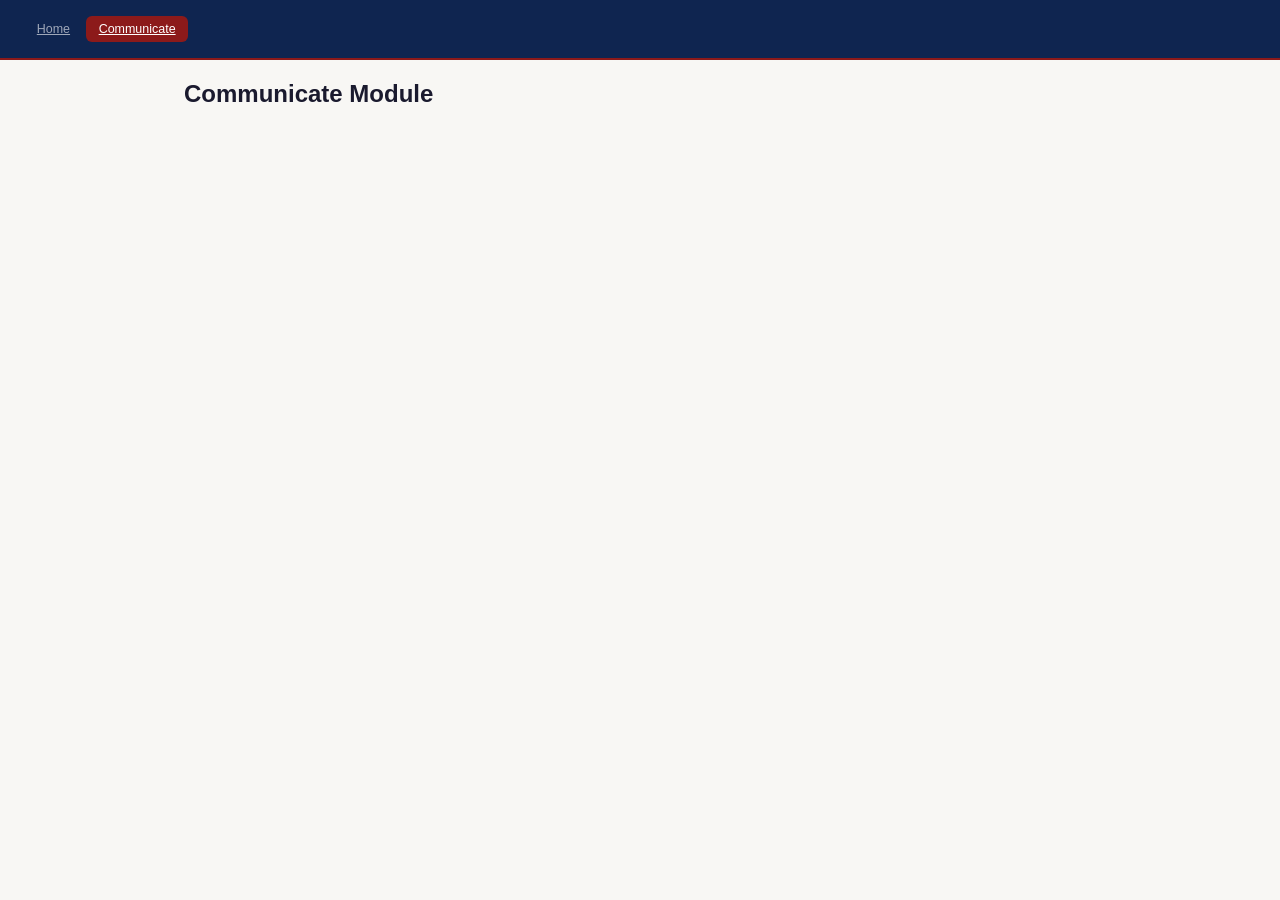
<file: communicate.html>
<!DOCTYPE html>
<html>
<head>
<meta charset="UTF-8">
<title>Communicate</title>
<link rel="stylesheet" href="styles.css">
</head>

<body>

<div class="topnav">
  <div class="nav-links">
    <a href="index.html" class="nav-btn">Home</a>
    <a href="communicate.html" class="nav-btn active">Communicate</a>
  </div>
</div>

<div class="main">
  <h2>Communicate Module</h2>

  <!-- PASTE YOUR COMMUNICATE CONTENT HERE -->

</div>

</body>
</html>
</file>
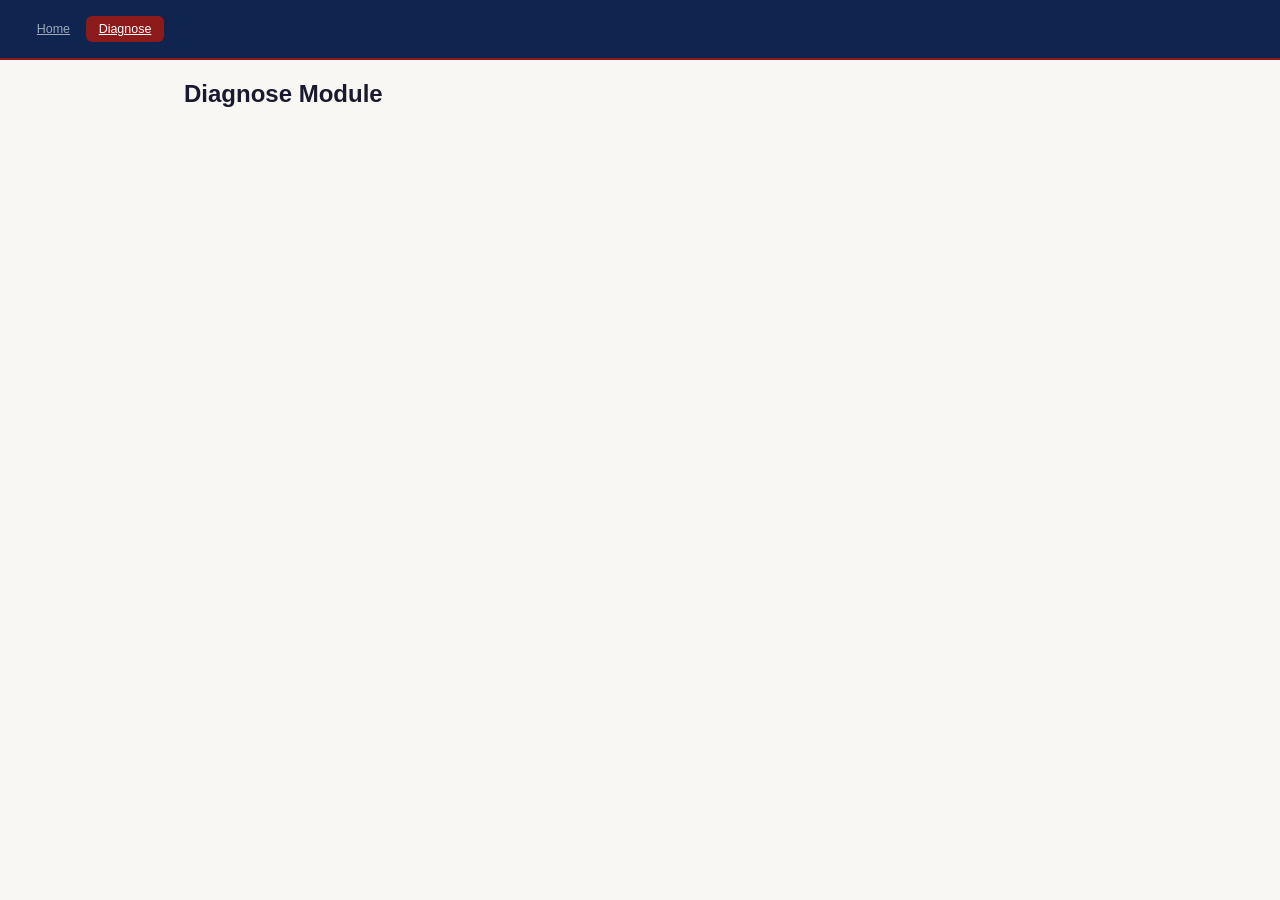
<file: Diagnose.html>
<!DOCTYPE html>
<html>
<head>
<meta charset="UTF-8">
<title>Diagnose</title>
<link rel="stylesheet" href="styles.css">
</head>

<body>

<div class="topnav">
  <div class="nav-links">
    <a href="index.html" class="nav-btn">Home</a>
    <a href="diagnose.html" class="nav-btn active">Diagnose</a>
  </div>
</div>

<div class="main">
  <h2>Diagnose Module</h2>

  <!-- PASTE YOUR DIAGNOSE CONTENT HERE -->

</div>

</body>
</html>
</file>
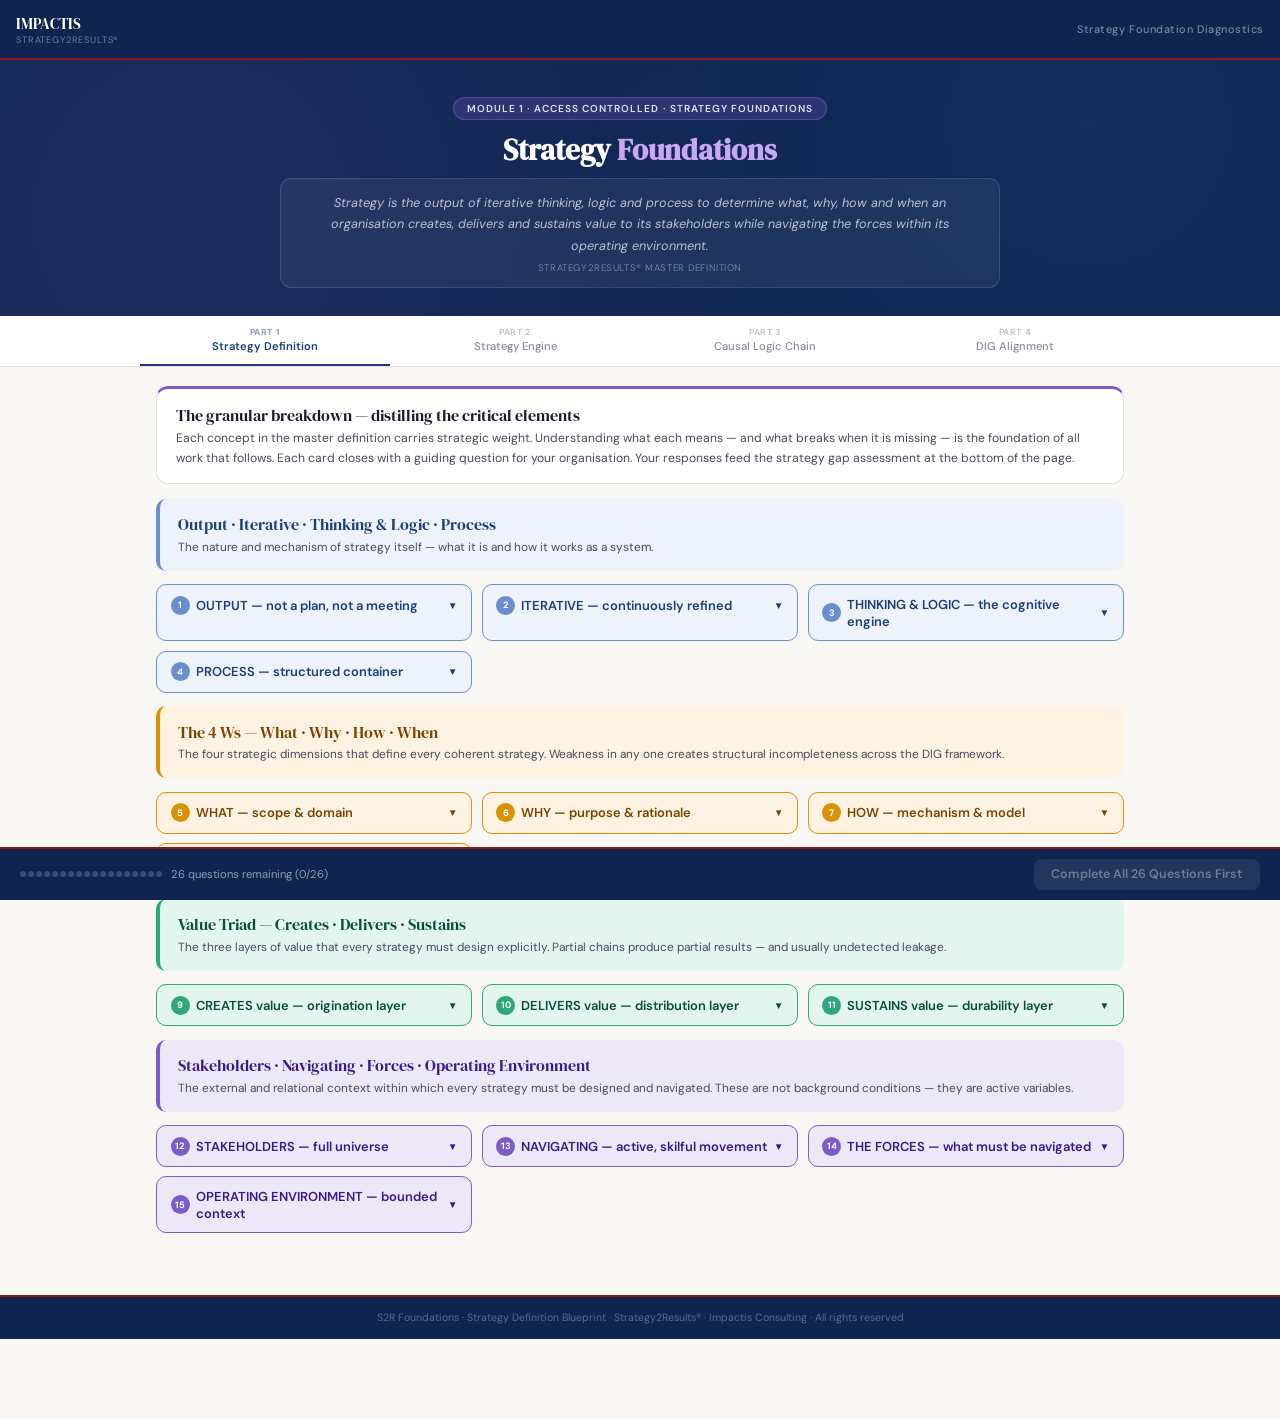
<file: diagnose.html>
<!DOCTYPE html>
<html lang="en">
<head>
<meta charset="UTF-8">
<meta name="viewport" content="width=device-width, initial-scale=1.0">
<title>S2R FOUNDATIONS — Strategy Definition Blueprint | Impactis Consulting</title>
<link rel="preconnect" href="https://fonts.googleapis.com">
<link href="https://fonts.googleapis.com/css2?family=DM+Sans:ital,opsz,wght@0,9..40,300;0,9..40,400;0,9..40,500;0,9..40,600;1,9..40,400&family=DM+Serif+Display&display=swap" rel="stylesheet">
<style>
:root{--navy:#1B3F7A;--navy-dk:#0F2550;--red:#8C1A1A;--bg:#F8F7F4;--surf:#FFFFFF;--surf2:#F2F0EC;--bdr:#E2DFD8;--bdr2:#CCC9C0;--tx:#1A1A2E;--tx2:#4A4A5E;--tx3:#8A8A9E;--fp-bg:#EEF2FA;--fp-bd:#6B8FCC;--fp-tx:#1B3F7A;--fw-bg:#FEF3E2;--fw-bd:#D8920A;--fw-tx:#7A4500;--fv-bg:#E2F5EE;--fv-bd:#2EA87A;--fv-tx:#0A5030;--fe-bg:#EDE8F8;--fe-bd:#7B5CC8;--fe-tx:#3A1A8A;--dd-bg:#FEF3E2;--dd-bd:#D8920A;--dd-tx:#7A4500;--di-bg:#EEF2FA;--di-bd:#6B8FCC;--di-tx:#1B3F7A;--dg-bg:#E2F5EE;--dg-bd:#2EA87A;--dg-tx:#0A5030}
*{box-sizing:border-box;margin:0;padding:0}
body{font-family:'DM Sans',sans-serif;background:var(--bg);color:var(--tx);min-height:100vh;padding-bottom:80px}
.topnav{background:var(--navy-dk);padding:0 1rem;display:flex;align-items:center;justify-content:space-between;height:60px;position:sticky;top:0;z-index:200;border-bottom:2px solid var(--red)}
.brand{display:flex;align-items:center;gap:10px;text-decoration:none;flex-shrink:0}
.brand-name{font-family:'DM Serif Display',serif;font-size:.95rem;color:#fff}
.brand-sub{font-size:.58rem;color:rgba(255,255,255,.4);text-transform:uppercase;letter-spacing:.09em;display:block}
.nav-links{display:flex;gap:1px;overflow-x:auto;flex-shrink:0}
.nav-links::-webkit-scrollbar{height:0}
.nb{padding:.35rem .6rem;border:none;background:none;color:rgba(255,255,255,.5);font-family:'DM Sans',sans-serif;font-size:.68rem;font-weight:500;cursor:pointer;border-radius:5px;transition:all .15s;white-space:nowrap;flex-shrink:0}
.nb:hover{background:rgba(255,255,255,.1);color:#fff}
.nb.act{background:var(--red);color:#fff;font-weight:600}
.nb.lock{opacity:.5}
.hero{background:var(--navy-dk);padding:2.25rem 1.5rem 1.75rem;text-align:center;position:relative;overflow:hidden}
.hero::before{content:'';position:absolute;inset:0;background:radial-gradient(circle at 15% 60%,rgba(123,92,200,.12),transparent 55%),radial-gradient(circle at 85% 25%,rgba(44,80,153,.18),transparent 50%)}
.hero-badge{display:inline-block;background:rgba(123,92,200,.25);border:1px solid rgba(123,92,200,.5);color:rgba(255,255,255,.85);padding:.22rem .8rem;border-radius:20px;font-size:.63rem;font-weight:600;letter-spacing:.1em;text-transform:uppercase;margin-bottom:.8rem;position:relative}
.hero h1{font-family:'DM Serif Display',serif;font-size:1.8rem;color:#fff;line-height:1.25;margin-bottom:.45rem;position:relative}
.hero h1 em{color:#C8A8F0;font-style:normal}
.hero-def{background:rgba(255,255,255,.06);border:1px solid rgba(255,255,255,.12);border-radius:11px;padding:.8rem 1.25rem;max-width:720px;margin:.6rem auto 0;position:relative}
.hero-def p{font-size:.79rem;color:rgba(255,255,255,.7);line-height:1.7;font-style:italic}
.hero-def cite{font-size:.6rem;color:rgba(255,255,255,.38);display:block;margin-top:.3rem;text-transform:uppercase;letter-spacing:.06em;font-style:normal}
.tabs-wrap{background:var(--surf);border-bottom:1px solid var(--bdr);position:sticky;top:60px;z-index:90}
.tabs{display:flex;max-width:1000px;margin:0 auto;overflow-x:auto}
.tabs::-webkit-scrollbar{height:0}
.tab{flex:1;min-width:110px;padding:.65rem .35rem;border:none;background:none;font-family:'DM Sans',sans-serif;font-size:.7rem;font-weight:500;color:var(--tx3);cursor:pointer;border-bottom:2px solid transparent;transition:all .15s;text-align:center}
.tab:hover{color:var(--tx);background:var(--surf2)}
.tab.act{color:var(--navy);border-bottom-color:var(--navy);font-weight:600}
.tab .tn{display:block;font-size:.55rem;font-weight:700;letter-spacing:.07em;text-transform:uppercase;opacity:.5;margin-bottom:1px}
.main{max-width:1000px;margin:0 auto;padding:1.2rem 1rem 3rem}
.ts{display:none}.ts.act{display:block}
.sh{border-radius:10px;padding:.9rem 1.15rem;margin-bottom:.85rem;border-left:4px solid}
.sh.p{background:var(--fp-bg);border-left-color:var(--fp-bd)}
.sh.w{background:var(--fw-bg);border-left-color:var(--fw-bd)}
.sh.v{background:var(--fv-bg);border-left-color:var(--fv-bd)}
.sh.e{background:var(--fe-bg);border-left-color:var(--fe-bd)}
.sh-title{font-family:'DM Serif Display',serif;font-size:1rem;margin-bottom:.18rem}
.sh-sub{font-size:.74rem;color:var(--tx2);line-height:1.55}
.cg{display:grid;grid-template-columns:repeat(auto-fill,minmax(275px,1fr));gap:.6rem;margin-bottom:.85rem}
.cc{border-radius:10px;overflow:hidden;border:1px solid;transition:box-shadow .12s}
.cc:hover{box-shadow:0 3px 10px rgba(0,0,0,.08)}
.cc-hdr{padding:.65rem .85rem;display:flex;align-items:center;gap:6px;cursor:pointer;user-select:none}
.cc-num{width:19px;height:19px;border-radius:50%;display:flex;align-items:center;justify-content:center;font-size:.58rem;font-weight:700;flex-shrink:0}
.cc-name{font-size:.81rem;font-weight:600;flex:1}
.cc-chev{font-size:.62rem;transition:transform .18s;flex-shrink:0}
.cc-chev.op{transform:rotate(180deg)}
.cc-body{display:none;padding:.6rem .85rem .85rem;border-top:1px solid rgba(0,0,0,.07)}
.cc-body.op{display:block}
.cl{font-size:.58rem;font-weight:700;text-transform:uppercase;letter-spacing:.07em;margin-bottom:2px;opacity:.65}
.ct{font-size:.75rem;line-height:1.6;margin-bottom:.42rem}
.cfail{border-radius:7px;padding:.4rem .58rem;margin-bottom:.45rem;background:rgba(140,26,26,.08);border:1px solid rgba(140,26,26,.17)}
.cg-box{border-radius:8px;padding:.5rem .65rem;margin-top:.5rem;border:1px dashed rgba(0,0,0,.2);background:rgba(255,255,255,.55)}
.cg-lbl{font-size:.57rem;font-weight:700;text-transform:uppercase;letter-spacing:.07em;margin-bottom:.25rem;opacity:.6}
.cg-q{font-size:.76rem;font-weight:500;line-height:1.45;margin-bottom:.38rem}
.cg-box textarea{width:100%;border:1px solid rgba(0,0,0,.15);border-radius:6px;padding:.35rem .5rem;font-size:.73rem;font-family:'DM Sans',sans-serif;resize:vertical;min-height:46px;background:rgba(255,255,255,.8);line-height:1.5}
.cg-box textarea:focus{outline:none;border-color:var(--navy)}
.char-c{font-size:.58rem;text-align:right;margin-top:2px;opacity:.5}
.eg{display:grid;grid-template-columns:repeat(auto-fill,minmax(270px,1fr));gap:.8rem;margin-bottom:1rem}
.ec{border-radius:12px;border:1px solid var(--bdr);background:var(--surf);overflow:hidden}
.ec-top{padding:.9rem 1rem .7rem;border-bottom:1px solid var(--bdr)}
.ec-badge{font-size:.58rem;font-weight:700;text-transform:uppercase;letter-spacing:.07em;padding:2px 6px;border-radius:4px;display:inline-block;margin-bottom:.4rem}
.ec-lbl{font-size:.62rem;font-weight:600;color:var(--tx3);text-transform:uppercase;letter-spacing:.07em;margin-bottom:.15rem}
.ec-title{font-family:'DM Serif Display',serif;font-size:1rem;margin-bottom:.12rem}
.ec-ans{font-size:.7rem;font-style:italic;opacity:.75;margin-bottom:.28rem;color:var(--tx2)}
.ec-sub{font-size:.73rem;color:var(--tx2);line-height:1.55}
.ec-out{display:inline-block;font-size:.67rem;font-weight:600;padding:2px 8px;border-radius:5px;margin-top:.4rem}
.ec-body{padding:.8rem 1rem}
.ec-sl{font-size:.58rem;font-weight:700;text-transform:uppercase;letter-spacing:.07em;color:var(--tx3);margin-bottom:.35rem}
.ec-mode{padding:.35rem 0;border-top:1px solid var(--bdr);display:flex;gap:6px;align-items:flex-start}
.ec-mode:first-child{border-top:none}
.ec-dot{width:5px;height:5px;border-radius:50%;flex-shrink:0;margin-top:5px}
.ec-mt{font-size:.74rem;color:var(--tx2);line-height:1.5}
.ec-cycle{display:flex;flex-wrap:wrap;gap:3px;margin-bottom:.55rem}
.ec-step{font-size:.65rem;font-weight:500;padding:2px 7px;border-radius:5px}
.ec-cad{border-radius:8px;padding:.48rem .65rem;border:1px solid var(--bdr);margin-top:.5rem}
.cad-row{font-size:.72rem;color:var(--tx2);padding:2px 0;display:flex;gap:6px}
.cad-dot{width:4px;height:4px;border-radius:50%;flex-shrink:0;margin-top:7px}
.fail-b{margin-top:.65rem;background:#FEE;border-radius:7px;padding:.4rem .58rem;border-left:3px solid #E04040}
.fl{font-size:.58rem;font-weight:700;color:#8C1A1A;text-transform:uppercase;letter-spacing:.06em;margin-bottom:1px}
.ft{font-size:.72rem;color:#7A1A1A}
.eg-box{background:rgba(27,63,122,.05);border:1px dashed rgba(27,63,122,.22);border-radius:8px;padding:.55rem .7rem;margin-top:.7rem}
.eg-lbl{font-size:.58rem;font-weight:700;text-transform:uppercase;letter-spacing:.07em;color:var(--navy);opacity:.65;margin-bottom:.24rem}
.eg-q{font-size:.75rem;font-weight:500;color:var(--navy);line-height:1.45;margin-bottom:.35rem}
.eg-box textarea{width:100%;border:1px solid rgba(27,63,122,.22);border-radius:6px;padding:.35rem .5rem;font-size:.72rem;font-family:'DM Sans',sans-serif;resize:vertical;min-height:44px;background:rgba(255,255,255,.8)}
.eg-box textarea:focus{outline:none;border-color:var(--navy)}
.arch{background:var(--surf);border:1px solid var(--bdr);border-radius:13px;padding:1.1rem 1.25rem;margin-bottom:1rem;border-top:3px solid var(--navy)}
.arch-title{font-family:'DM Serif Display',serif;font-size:1.1rem;color:var(--navy);margin-bottom:.22rem}
.arch-sub{font-size:.76rem;color:var(--tx2);line-height:1.55;margin-bottom:.9rem}
.arch-layers{display:grid;grid-template-columns:repeat(3,1fr);gap:.6rem;margin-bottom:.9rem}
.al{border-radius:10px;padding:.75rem .9rem;border:1px solid}
.al-num{font-size:.58rem;font-weight:700;text-transform:uppercase;letter-spacing:.08em;margin-bottom:.25rem;opacity:.65}
.al-title{font-size:.86rem;font-weight:600;margin-bottom:.18rem}
.al-sub{font-size:.62rem;text-transform:uppercase;letter-spacing:.06em;margin-bottom:.3rem;opacity:.65}
.al-what{font-size:.74rem;line-height:1.5;margin-bottom:.28rem}
.al-fail{font-size:.7rem;font-style:italic;opacity:.7}
.arch-ins{background:var(--navy-dk);border-radius:10px;padding:.95rem 1.1rem;color:#fff;margin-top:.6rem}
.ai-title{font-family:'DM Serif Display',serif;font-size:.98rem;color:#C8A8F0;margin-bottom:.45rem}
.ai-cols{display:grid;grid-template-columns:1fr 1fr;gap:.8rem}
.ai-lbl{font-size:.6rem;font-weight:700;text-transform:uppercase;letter-spacing:.07em;color:rgba(255,255,255,.45);margin-bottom:.27rem}
.ai-item{font-size:.74rem;color:rgba(255,255,255,.72);line-height:1.5;padding:2px 0}
.ai-item::before{content:"→ ";opacity:.45}
.ai-truth{background:rgba(200,168,240,.12);border:1px solid rgba(200,168,240,.28);border-radius:8px;padding:.6rem .8rem;margin-top:.7rem}
.ai-truth p{font-size:.78rem;color:rgba(255,255,255,.82);line-height:1.65;font-style:italic}
.chain-wrap{display:flex;flex-direction:column;margin-bottom:1rem}
.cs{display:flex;align-items:stretch;position:relative}
.cc-conn{display:flex;flex-direction:column;align-items:center;flex-shrink:0;width:38px}
.cn-dot{width:28px;height:28px;border-radius:50%;display:flex;align-items:center;justify-content:center;font-size:.72rem;font-weight:700;flex-shrink:0;z-index:2;margin-top:11px}
.cn-line{width:2px;flex:1;margin:0 auto}
.cs:last-child .cn-line{display:none}
.cc-cont{flex:1;padding:.42rem .2rem .42rem .35rem;margin-bottom:.45rem}
.ch-card{border-radius:9px;border:1px solid;padding:.75rem .9rem;cursor:pointer;transition:box-shadow .12s}
.ch-card:hover{box-shadow:0 3px 9px rgba(0,0,0,.07)}
.ch-hdr{display:flex;align-items:center;justify-content:space-between}
.ch-title{font-size:.85rem;font-weight:600}
.ch-body{display:none;margin-top:.55rem;border-top:1px solid rgba(0,0,0,.08);padding-top:.55rem}
.ch-body.op{display:block}
.ch-lbl{font-size:.57rem;font-weight:700;text-transform:uppercase;letter-spacing:.06em;margin-bottom:1px;opacity:.63}
.ch-txt{font-size:.75rem;line-height:1.6;margin-bottom:.38rem}
.ch-fail{border-radius:6px;padding:.38rem .55rem;margin-bottom:.42rem;background:rgba(140,26,26,.08);border:1px solid rgba(140,26,26,.15)}
.ch-gbox{border-radius:7px;padding:.45rem .6rem;border:1px dashed rgba(0,0,0,.17);background:rgba(255,255,255,.5)}
.ch-glbl{font-size:.57rem;font-weight:700;text-transform:uppercase;letter-spacing:.06em;margin-bottom:.22rem;opacity:.58}
.ch-gq{font-size:.75rem;font-weight:500;line-height:1.42;margin-bottom:.34rem}
.ch-gbox textarea{width:100%;border:1px solid var(--bdr2);border-radius:5px;padding:.32rem .48rem;font-size:.72rem;font-family:'DM Sans',sans-serif;resize:vertical;min-height:42px;background:rgba(255,255,255,.85)}
.ch-gbox textarea:focus{outline:none;border-color:var(--navy)}
.dig-grid{display:grid;grid-template-columns:repeat(3,1fr);gap:.75rem;margin-bottom:.9rem}
.dc{border-radius:12px;border:1px solid;overflow:hidden}
.dc-top{padding:.8rem .9rem;border-bottom:1px solid rgba(0,0,0,.08)}
.dc-badge{font-size:.58rem;font-weight:700;text-transform:uppercase;letter-spacing:.08em;padding:2px 6px;border-radius:4px;display:inline-block;margin-bottom:.35rem}
.dc-title{font-family:'DM Serif Display',serif;font-size:1.05rem;margin-bottom:.15rem}
.dc-el{font-size:.68rem;font-weight:500;opacity:.65}
.dc-body{padding:.75rem .9rem}
.dc-sl{font-size:.57rem;font-weight:700;text-transform:uppercase;letter-spacing:.07em;margin-bottom:.27rem;opacity:.58}
.dc-txt{font-size:.75rem;line-height:1.6;margin-bottom:.45rem}
.dp{display:inline-block;font-size:.65rem;font-weight:500;padding:2px 6px;border-radius:5px;margin:2px 2px 2px 0}
.dh{display:flex;align-items:flex-start;gap:5px;margin-bottom:.25rem}
.dh-dot{width:4px;height:4px;border-radius:50%;flex-shrink:0;margin-top:6px}
.dh-txt{font-size:.72rem;line-height:1.5;color:var(--tx2)}
.dl-tag{border-radius:6px;padding:.45rem .65rem;margin-top:.65rem;font-size:.72rem}
.dig-map-wrap{background:var(--surf);border:1px solid var(--bdr);border-radius:12px;padding:1rem 1.15rem}
.dig-map-title{font-family:'DM Serif Display',serif;font-size:1rem;color:var(--navy);margin-bottom:.2rem}
.dig-map-sub{font-size:.74rem;color:var(--tx2);margin-bottom:.7rem}
.dmt{width:100%;border-collapse:collapse;font-size:.74rem}
.dmt th{padding:.45rem .7rem;text-align:left;font-size:.57rem;font-weight:700;text-transform:uppercase;letter-spacing:.07em;border-bottom:2px solid var(--bdr);background:var(--surf2)}
.dmt td{padding:.42rem .7rem;vertical-align:top;border-bottom:1px solid var(--bdr);line-height:1.5}
.dmt tr:last-child td{border-bottom:none}
.mt{display:inline-block;font-size:.63rem;font-weight:600;padding:1px 5px;border-radius:4px;margin:1px}
.assess-bar{position:fixed;bottom:0;left:0;right:0;background:var(--navy-dk);border-top:2px solid var(--red);padding:.65rem 1.25rem;display:flex;align-items:center;justify-content:space-between;z-index:300}
.ap{display:flex;align-items:center;gap:.55rem}
.adots{display:flex;gap:2px}
.adot{width:6px;height:6px;border-radius:50%;background:rgba(255,255,255,.18);transition:background .18s}
.adot.f{background:rgba(200,168,240,.75)}
.albl{font-size:.7rem;color:rgba(255,255,255,.55)}
.acta{padding:.45rem 1.1rem;border-radius:8px;border:none;font-family:'DM Sans',sans-serif;font-size:.78rem;font-weight:600;cursor:pointer;transition:all .15s}
.acta.rdy{background:#C8A8F0;color:var(--navy-dk)}
.acta.pnd{background:rgba(255,255,255,.08);color:rgba(255,255,255,.35);cursor:default}
.ao{position:fixed;inset:0;background:rgba(15,37,80,.92);z-index:400;display:none;align-items:flex-start;justify-content:center;padding:2rem 1rem;overflow-y:auto}
.ao.op{display:flex}
.ap-panel{background:var(--bg);border-radius:16px;max-width:740px;width:100%;padding:1.75rem;position:relative}
.ap-title{font-family:'DM Serif Display',serif;font-size:1.4rem;color:var(--navy);margin-bottom:.2rem}
.ap-sub{font-size:.78rem;color:var(--tx2);margin-bottom:1.25rem}
.dsg{display:grid;grid-template-columns:repeat(3,1fr);gap:.65rem;margin-bottom:1.1rem}
.dsc{border-radius:11px;padding:.9rem 1rem;border:1px solid}
.dsc-l{font-size:.6rem;font-weight:700;text-transform:uppercase;letter-spacing:.08em;margin-bottom:.25rem;opacity:.65}
.dsc-s{font-size:1.85rem;font-weight:700;margin-bottom:.18rem;line-height:1}
.dsc-m{font-size:.73rem;font-weight:600;margin-bottom:.35rem}
.dsc-bar{height:4px;border-radius:3px;margin-bottom:.45rem;background:var(--bdr)}
.dsc-fill{height:4px;border-radius:3px;transition:width .5s ease}
.dsc-gaps{font-size:.7rem;color:var(--tx2);line-height:1.55}
.ai-panel{background:var(--navy-dk);border-radius:10px;padding:.9rem 1.1rem;color:#fff;margin-bottom:.9rem}
.ai-pt{font-size:.68rem;font-weight:700;text-transform:uppercase;letter-spacing:.07em;color:#C8A8F0;margin-bottom:.3rem}
.ai-ptxt{font-size:.78rem;color:rgba(255,255,255,.78);line-height:1.62}
.ua-box{background:var(--surf2);border-radius:9px;padding:.75rem .9rem;margin-bottom:.9rem}
.ua-t{font-size:.73rem;font-weight:600;color:var(--tx);margin-bottom:.35rem}
.ua-i{font-size:.71rem;color:var(--tx3);padding:2px 0}
.close-ao{position:absolute;top:.9rem;right:.9rem;background:none;border:none;font-size:1.1rem;cursor:pointer;color:var(--tx3)}
.ib{background:var(--surf);border:1px solid var(--bdr);border-radius:12px;padding:.95rem 1.2rem;margin-bottom:.9rem;border-top:3px solid var(--fe-bd)}
.ib-title{font-family:'DM Serif Display',serif;font-size:1rem;margin-bottom:.22rem}
.ib-sub{font-size:.76rem;color:var(--tx2);line-height:1.6}
@media(max-width:680px){.dig-grid,.arch-layers,.ai-cols,.dsg{grid-template-columns:1fr}.cg{grid-template-columns:1fr}.hero h1{font-size:1.45rem}}
footer{background:var(--navy-dk);color:rgba(255,255,255,.32);text-align:center;padding:.9rem;font-size:.66rem;border-top:2px solid var(--red)}
</style>
</head>
<body>
<nav class="topnav">
  <a class="brand" href="#">
    <div><span class="brand-name">IMPACTIS</span><span class="brand-sub">Strategy2Results®</span></div>
  </a>
  <div style="font-size:.68rem;color:rgba(255,255,255,.45);font-weight:500;letter-spacing:.05em">Strategy Foundation Diagnostics</div>
</nav>

<div class="hero">
  <div class="hero-badge">Module 1 · Access Controlled · Strategy Foundations</div>
  <h1>Strategy <em>Foundations</em></h1>
  <div class="hero-def">
    <p>Strategy is the output of iterative thinking, logic and process to determine what, why, how and when an organisation creates, delivers and sustains value to its stakeholders while navigating the forces within its operating environment.</p>
    <cite>Strategy2Results® Master Definition</cite>
  </div>
</div>

<div class="tabs-wrap">
  <div class="tabs">
    <button class="tab act" onclick="goTab(1)"><span class="tn">Part 1</span>Strategy Definition</button>
    <button class="tab" onclick="goTab(2)"><span class="tn">Part 2</span>Strategy Engine</button>
    <button class="tab" onclick="goTab(3)"><span class="tn">Part 3</span>Causal Logic Chain</button>
    <button class="tab" onclick="goTab(4)"><span class="tn">Part 4</span>DIG Alignment</button>
  </div>
</div>

<div class="main">
<div class="ts act" id="t1">
  <div class="ib"><div class="ib-title">The granular breakdown — distilling the critical elements</div><div class="ib-sub">Each concept in the master definition carries strategic weight. Understanding what each means — and what breaks when it is missing — is the foundation of all work that follows. Each card closes with a guiding question for your organisation. Your responses feed the strategy gap assessment at the bottom of the page.</div></div>
  <div class="sh p"><div class="sh-title" style="color:var(--fp-tx)">Output · Iterative · Thinking &amp; Logic · Process</div><div class="sh-sub">The nature and mechanism of strategy itself — what it is and how it works as a system.</div></div>
  <div class="cg" id="g-proc"></div>
  <div class="sh w" style="margin-top:.55rem"><div class="sh-title" style="color:var(--fw-tx)">The 4 Ws — What · Why · How · When</div><div class="sh-sub">The four strategic dimensions that define every coherent strategy. Weakness in any one creates structural incompleteness across the DIG framework.</div></div>
  <div class="cg" id="g-4w"></div>
  <div class="sh v" style="margin-top:.55rem"><div class="sh-title" style="color:var(--fv-tx)">Value Triad — Creates · Delivers · Sustains</div><div class="sh-sub">The three layers of value that every strategy must design explicitly. Partial chains produce partial results — and usually undetected leakage.</div></div>
  <div class="cg" id="g-vt"></div>
  <div class="sh e" style="margin-top:.55rem"><div class="sh-title" style="color:var(--fe-tx)">Stakeholders · Navigating · Forces · Operating Environment</div><div class="sh-sub">The external and relational context within which every strategy must be designed and navigated. These are not background conditions — they are active variables.</div></div>
  <div class="cg" id="g-env"></div>
</div>

<div class="ts" id="t2">
  <div class="ib"><div class="ib-title">The Strategy Engine — three interlocked components</div><div class="ib-sub">Three components must run simultaneously for strategy to be both sharp and durable. They have distinct roles. Confusion between them is itself a strategic failure. Each card includes a guiding question for your current reality.</div></div>
  <div class="eg" id="eg-grid"></div>
  <div class="arch">
    <div class="arch-title">Critical Architecture — How They Stack</div>
    <div class="arch-sub">The three components are not equal alternatives. They form a layered system. Each layer has a distinct role, and failure in any one cannot be compensated by strength in another.</div>
    <div class="arch-layers">
      <div class="al" style="background:var(--fp-bg);border-color:var(--fp-bd)"><div class="al-num" style="color:var(--fp-tx)">Layer 1 — Foundation</div><div class="al-title" style="color:var(--fp-tx)">Thinking Logic</div><div class="al-sub" style="color:var(--fp-tx)">Determines whether conclusions are sound</div><div class="al-what" style="color:var(--fp-tx)">The quality of cognitive reasoning that drives every strategic judgement. Get this wrong and everything built on top is sophisticated nonsense.</div><div class="al-fail" style="color:var(--fp-tx)">Poor logic → well-structured, confident, wrong decisions</div></div>
      <div class="al" style="background:var(--fw-bg);border-color:var(--fw-bd)"><div class="al-num" style="color:var(--fw-tx)">Layer 2 — Scaffolding</div><div class="al-title" style="color:var(--fw-tx)">Process</div><div class="al-sub" style="color:var(--fw-tx)">Organises thinking into repeatable steps</div><div class="al-what" style="color:var(--fw-tx)">Without process, good thinking stays in people's heads. Process converts private insight into shared, testable, documented strategic positions that survive leadership change.</div><div class="al-fail" style="color:var(--fw-tx)">Poor process → inconsistent decisions that restart every cycle</div></div>
      <div class="al" style="background:var(--fv-bg);border-color:var(--fv-bd)"><div class="al-num" style="color:var(--fv-tx)">Layer 3 — Motion</div><div class="al-title" style="color:var(--fv-tx)">Iterative Nature</div><div class="al-sub" style="color:var(--fv-tx)">Revisits and improves decisions over time</div><div class="al-what" style="color:var(--fv-tx)">Even sound logic well-structured will become stale. Iteration is what keeps strategy alive — testing assumptions against reality and revising in response to evidence.</div><div class="al-fail" style="color:var(--fv-tx)">Poor iteration → stale strategy defended as settled doctrine</div></div>
    </div>
    <div class="arch-ins">
      <div class="ai-title">The Real Insight — Where most organisations fail</div>
      <div class="ai-cols">
        <div><div class="ai-lbl">What most organisations do</div><div class="ai-item">Focus heavily on Process (frameworks, templates)</div><div class="ai-item">Add some Iteration (reviews, strategy days)</div><div class="ai-item">Largely ignore Thinking Logic — the quality of reasoning</div></div>
        <div><div class="ai-lbl">What the result looks like</div><div class="ai-item">Well-structured, regularly reviewed… bad decisions</div><div class="ai-item">Strategy that is internally coherent but fundamentally wrong</div><div class="ai-item">Confidence that is not grounded in sound logic</div></div>
      </div>
      <div class="ai-truth"><p>"Thinking Logic determines whether we are right. Process ensures we are consistent. Iteration ensures we get better. Most organisations only invest seriously in Process — which is why most strategy fails not from lack of effort but from errors of logic, not errors of data."</p></div>
    </div>
  </div>
</div>

<div class="ts" id="t3">
  <div class="ib"><div class="ib-title">Causal Logic Chain — input to output</div><div class="ib-sub">The end-to-end causal chain: how inputs become strategy. Each stage is a necessary condition for the next. Weakness at any stage propagates forward as strategic failure. Each stage includes a guiding question to locate your current position in the chain.</div></div>
  <div class="chain-wrap" id="chain-wrap"></div>
</div>

<div class="ts" id="t4">
  <div class="ib"><div class="ib-title">DIG Framework Alignment — Direction · Influence · Grounding</div><div class="ib-sub">Each element of the master definition maps to exactly one DIG layer. This mapping is the architecture of the BUILD journey — Base Camps 1, 2, and 3 are built precisely on these foundations.</div></div>
  <div class="dig-grid">
    <div class="dc" style="border-color:var(--dd-bd)">
      <div class="dc-top" style="background:var(--dd-bg)">
        <div class="dc-badge" style="background:rgba(215,140,10,.2);color:var(--dd-tx);border:1px solid var(--dd-bd)">Layer 1 · Base Camp 1</div>
        <div class="dc-title" style="color:var(--dd-tx)">Direction</div>
        <div class="dc-el" style="color:var(--dd-tx)">What + Why — Scope, Intent &amp; Differentiation</div>
      </div>
      <div class="dc-body">
        <div class="dc-sl" style="color:var(--dd-tx)">What it covers</div>
        <div class="dc-txt">Where the organisation plays and why it expects to win. The purpose that makes all other choices coherent. Direction is established before execution begins — it is the tested, expressed position on WHAT and WHY.</div>
        <div class="dc-sl" style="color:var(--dd-tx)">Outputs from BC1 Lenses 1–4</div>
        <div style="margin-bottom:.55rem"><span class="dp" style="background:var(--dd-bg);color:var(--dd-tx);border:1px solid var(--dd-bd)">Strategic intent (WHY)</span><span class="dp" style="background:var(--dd-bg);color:var(--dd-tx);border:1px solid var(--dd-bd)">Domain scope (WHAT)</span><span class="dp" style="background:var(--dd-bg);color:var(--dd-tx);border:1px solid var(--dd-bd)">SiP success picture</span><span class="dp" style="background:var(--dd-bg);color:var(--dd-tx);border:1px solid var(--dd-bd)">OKR architecture</span><span class="dp" style="background:var(--dd-bg);color:var(--dd-tx);border:1px solid var(--dd-bd)">ABCV integrity check</span></div>
        <div class="dc-sl" style="color:var(--dd-tx)">Health indicators</div>
        <div class="dh"><div class="dh-dot" style="background:var(--dd-bd)"></div><div class="dh-txt">Every leader can state WHAT and WHY in one sentence</div></div>
        <div class="dh"><div class="dh-dot" style="background:var(--dd-bd)"></div><div class="dh-txt">Decisions are consistently filtered through the WHY</div></div>
        <div class="dh"><div class="dh-dot" style="background:var(--dd-bd)"></div><div class="dh-txt">Direction is stable across leadership change</div></div>
        <div class="dh"><div class="dh-dot" style="background:var(--dd-bd)"></div><div class="dh-txt">Stakeholders can articulate why they choose this organisation</div></div>
        <div class="dl-tag" style="background:rgba(215,140,10,.1);border:1px solid rgba(215,140,10,.22);color:var(--dd-tx)">BC1: Lens 1 (Heart &amp; Mind) · Lens 2 (SiP) · Lens 3 (KISS &amp; OKR) · Lens 4 (ABCV)</div>
      </div>
    </div>
    <div class="dc" style="border-color:var(--di-bd)">
      <div class="dc-top" style="background:var(--di-bg)">
        <div class="dc-badge" style="background:rgba(107,143,204,.2);color:var(--di-tx);border:1px solid var(--di-bd)">Layer 2 · Base Camp 2</div>
        <div class="dc-title" style="color:var(--di-tx)">Influence</div>
        <div class="dc-el" style="color:var(--di-tx)">How + When — Execution &amp; Performance Architecture</div>
      </div>
      <div class="dc-body">
        <div class="dc-sl" style="color:var(--di-tx)">What it covers</div>
        <div class="dc-txt">How the organisation mobilises its capabilities, people, and resources to deliver strategy. Influence converts Direction into real accountabilities, decisions, and measurable performance — the HOW and WHEN of execution.</div>
        <div class="dc-sl" style="color:var(--di-tx)">Outputs from BC2 Lenses 5–8</div>
        <div style="margin-bottom:.55rem"><span class="dp" style="background:var(--di-bg);color:var(--di-tx);border:1px solid var(--di-bd)">Unclogging protocol</span><span class="dp" style="background:var(--di-bg);color:var(--di-tx);border:1px solid var(--di-bd)">PM architecture</span><span class="dp" style="background:var(--di-bg);color:var(--di-tx);border:1px solid var(--di-bd)">CXO expectation register</span><span class="dp" style="background:var(--di-bg);color:var(--di-tx);border:1px solid var(--di-bd)">RRR cycle</span><span class="dp" style="background:var(--di-bg);color:var(--di-tx);border:1px solid var(--di-bd)">Accountability map</span></div>
        <div class="dc-sl" style="color:var(--di-tx)">Health indicators</div>
        <div class="dh"><div class="dh-dot" style="background:var(--di-bd)"></div><div class="dh-txt">HOW is explicit — traceable to capability and resourcing</div></div>
        <div class="dh"><div class="dh-dot" style="background:var(--di-bd)"></div><div class="dh-txt">Decision rights are clear and exercised with accountability</div></div>
        <div class="dh"><div class="dh-dot" style="background:var(--di-bd)"></div><div class="dh-txt">Performance expectations are documented per function</div></div>
        <div class="dh"><div class="dh-dot" style="background:var(--di-bd)"></div><div class="dh-txt">Strategic blockers are visible and are being removed</div></div>
        <div class="dl-tag" style="background:rgba(107,143,204,.1);border:1px solid rgba(107,143,204,.22);color:var(--di-tx)">BC2: Lens 5 (Unclogging) · Lens 6 (PM Setup) · Lens 7 (Expectations) · Lens 8 (RRR)</div>
      </div>
    </div>
    <div class="dc" style="border-color:var(--dg-bd)">
      <div class="dc-top" style="background:var(--dg-bg)">
        <div class="dc-badge" style="background:rgba(46,168,122,.2);color:var(--dg-tx);border:1px solid var(--dg-bd)">Layer 3 · Base Camp 3</div>
        <div class="dc-title" style="color:var(--dg-tx)">Grounding</div>
        <div class="dc-el" style="color:var(--dg-tx)">Sustains + Environment — Durability &amp; Cultural Fit</div>
      </div>
      <div class="dc-body">
        <div class="dc-sl" style="color:var(--dg-tx)">What it covers</div>
        <div class="dc-txt">What makes strategy durable — the fit between the organisation's internal conditions and the demands of its operating environment. Grounding addresses Sustains and the forces that shape the environment over time.</div>
        <div class="dc-sl" style="color:var(--dg-tx)">Outputs from BC3 Lenses 9–11</div>
        <div style="margin-bottom:.55rem"><span class="dp" style="background:var(--dg-bg);color:var(--dg-tx);border:1px solid var(--dg-bd)">ESRG alignment</span><span class="dp" style="background:var(--dg-bg);color:var(--dg-tx);border:1px solid var(--dg-bd)">Culture reinforcement plan</span><span class="dp" style="background:var(--dg-bg);color:var(--dg-tx);border:1px solid var(--dg-bd)">FIT operating rhythm</span><span class="dp" style="background:var(--dg-bg);color:var(--dg-tx);border:1px solid var(--dg-bd)">Org health register</span><span class="dp" style="background:var(--dg-bg);color:var(--dg-tx);border:1px solid var(--dg-bd)">Environmental fit assessment</span></div>
        <div class="dc-sl" style="color:var(--dg-tx)">Health indicators</div>
        <div class="dh"><div class="dh-dot" style="background:var(--dg-bd)"></div><div class="dh-txt">Culture actively reinforces strategic choices</div></div>
        <div class="dh"><div class="dh-dot" style="background:var(--dg-bd)"></div><div class="dh-txt">ESRG is designed as strategic asset, not compliance burden</div></div>
        <div class="dh"><div class="dh-dot" style="background:var(--dg-bd)"></div><div class="dh-txt">Organisation is adapting to forces, not just monitoring them</div></div>
        <div class="dh"><div class="dh-dot" style="background:var(--dg-bd)"></div><div class="dh-txt">FIT (Fortify-Improve-Thrive) rhythm is active and funded</div></div>
        <div class="dl-tag" style="background:rgba(46,168,122,.1);border:1px solid rgba(46,168,122,.22);color:var(--dg-tx)">BC3: Lens 9 (ESRG) · Lens 10 (Culture) · Lens 11 (FIT)</div>
      </div>
    </div>
  </div>
  <div class="dig-map-wrap">
    <div class="dig-map-title">Strategy Definition → DIG Mapping</div>
    <div class="dig-map-sub">Each element of the master definition is assigned to exactly one DIG layer — traced directly to the BASE CAMP and lens that activates it in the BUILD journey.</div>
    <table class="dmt">
      <thead><tr><th>Definition element</th><th>DIG layer</th><th>Base Camp</th><th>Primary lens(es)</th></tr></thead>
      <tbody>
        <tr><td>OUTPUT (strategy as deliverable)</td><td><span class="mt" style="background:var(--dd-bg);color:var(--dd-tx);border:1px solid var(--dd-bd)">Direction</span></td><td>BC1</td><td>Lens 4 — ABCV integrity</td></tr>
        <tr><td>ITERATIVE (living feedback loop)</td><td><span class="mt" style="background:var(--dg-bg);color:var(--dg-tx);border:1px solid var(--dg-bd)">Grounding</span></td><td>BC3</td><td>Lens 11 — FIT operating rhythm</td></tr>
        <tr><td>THINKING &amp; LOGIC (cognitive engine)</td><td><span class="mt" style="background:var(--dd-bg);color:var(--dd-tx);border:1px solid var(--dd-bd)">Direction</span></td><td>BC1</td><td>Lens 1 — Heart &amp; Mind alignment</td></tr>
        <tr><td>PROCESS (structured container)</td><td><span class="mt" style="background:var(--di-bg);color:var(--di-tx);border:1px solid var(--di-bd)">Influence</span></td><td>BC2</td><td>Lens 6 — Performance management setup</td></tr>
        <tr><td>WHAT (scope &amp; domain)</td><td><span class="mt" style="background:var(--dd-bg);color:var(--dd-tx);border:1px solid var(--dd-bd)">Direction</span></td><td>BC1</td><td>Lens 3 — KISS &amp; OKR definition</td></tr>
        <tr><td>WHY (purpose &amp; rationale)</td><td><span class="mt" style="background:var(--dd-bg);color:var(--dd-tx);border:1px solid var(--dd-bd)">Direction</span></td><td>BC1</td><td>Lens 2 — Strategy visioning &amp; SiP</td></tr>
        <tr><td>HOW (mechanism &amp; model)</td><td><span class="mt" style="background:var(--di-bg);color:var(--di-tx);border:1px solid var(--di-bd)">Influence</span></td><td>BC2</td><td>Lens 5 &amp; 6 — Unclogging &amp; PM setup</td></tr>
        <tr><td>WHEN (timing &amp; sequencing)</td><td><span class="mt" style="background:var(--di-bg);color:var(--di-tx);border:1px solid var(--di-bd)">Influence</span></td><td>BC2</td><td>Lens 8 — RRR cycle</td></tr>
        <tr><td>CREATES value</td><td><span class="mt" style="background:var(--dd-bg);color:var(--dd-tx);border:1px solid var(--dd-bd)">Direction</span></td><td>BC1</td><td>Lens 2 — SiP success picture</td></tr>
        <tr><td>DELIVERS value</td><td><span class="mt" style="background:var(--di-bg);color:var(--di-tx);border:1px solid var(--di-bd)">Influence</span></td><td>BC2</td><td>Lens 7 — Performance expectations</td></tr>
        <tr><td>SUSTAINS value</td><td><span class="mt" style="background:var(--dg-bg);color:var(--dg-tx);border:1px solid var(--dg-bd)">Grounding</span></td><td>BC3</td><td>Lens 11 — FIT operating rhythm</td></tr>
        <tr><td>STAKEHOLDERS</td><td><span class="mt" style="background:var(--dd-bg);color:var(--dd-tx);border:1px solid var(--dd-bd)">Direction</span></td><td>BC1</td><td>Lens 2 — Multi-stakeholder SiP</td></tr>
        <tr><td>NAVIGATING</td><td><span class="mt" style="background:var(--dg-bg);color:var(--dg-tx);border:1px solid var(--dg-bd)">Grounding</span></td><td>BC3</td><td>Lens 9 — ESRG &amp; environmental fit</td></tr>
        <tr><td>THE FORCES</td><td><span class="mt" style="background:var(--dg-bg);color:var(--dg-tx);border:1px solid var(--dg-bd)">Grounding</span></td><td>BC3</td><td>Lens 9 &amp; 10 — ESRG &amp; Culture</td></tr>
        <tr><td>OPERATING ENVIRONMENT</td><td><span class="mt" style="background:var(--dg-bg);color:var(--dg-tx);border:1px solid var(--dg-bd)">Grounding</span></td><td>BC3</td><td>Lens 9, 10, 11 — all Grounding lenses</td></tr>
      </tbody>
    </table>
  </div>
</div>
</div>

<div class="assess-bar">
  <div class="ap"><div class="adots" id="adots"></div><div class="albl" id="albl">0 responses submitted</div></div>
  <button class="acta pnd" id="acta" onclick="openA()">Generate Strategy Gap Assessment</button>
</div>

<div class="ao" id="ao">
  <div class="ap-panel">
    <button class="close-ao" onclick="closeA()">✕</button>
    <div class="ap-title">Strategy Foundation Gap Report</div>
    <div class="ap-sub">All 26 questions answered. Your responses have been scored and mapped across the three DIG layers.</div>
    <div class="dsg" id="dsg"></div>
    <div class="ai-panel" id="ai-panel"></div>
    <div style="display:flex;gap:.65rem;margin-top:1rem;flex-wrap:wrap">
      <button onclick="downloadReport()" style="flex:1;min-width:140px;padding:.55rem 1rem;background:var(--navy);color:#fff;border:none;border-radius:8px;font-family:'DM Sans',sans-serif;font-size:.8rem;font-weight:600;cursor:pointer">⬇ Download (.html)</button>
      <button onclick="printReport()" style="flex:1;min-width:140px;padding:.55rem 1rem;background:#0A5030;color:#fff;border:none;border-radius:8px;font-family:'DM Sans',sans-serif;font-size:.8rem;font-weight:600;cursor:pointer">🖨 Save as PDF</button>
      <button onclick="emailReport()" style="flex:1;min-width:160px;padding:.55rem 1rem;background:var(--surf);color:var(--navy);border:1px solid var(--di-bd);border-radius:8px;font-family:'DM Sans',sans-serif;font-size:.8rem;font-weight:600;cursor:pointer">✉ Email Report</button>
      <button onclick="closeA()" style="padding:.55rem 1rem;background:none;color:var(--tx3);border:1px solid var(--bdr);border-radius:8px;font-family:'DM Sans',sans-serif;font-size:.8rem;cursor:pointer">Close</button>
    </div>
  </div>
</div>

<!-- ACCESS CONTROL MODAL -->
<div id="access-overlay" style="display:none;position:fixed;inset:0;background:rgba(15,37,80,.97);z-index:500;align-items:center;justify-content:center">
  <div style="background:var(--bg);border-radius:16px;max-width:420px;width:90%;padding:2rem;text-align:center;border-top:4px solid var(--red)">
    <div style="font-size:.65rem;font-weight:700;text-transform:uppercase;letter-spacing:.1em;color:var(--tx3);margin-bottom:.65rem">Strategy2Results® · Impactis Consulting</div>
    <div style="font-family:'DM Serif Display',serif;font-size:1.5rem;color:var(--navy);margin-bottom:.3rem">S2R Foundations</div>
    <div style="font-size:.8rem;color:var(--tx2);margin-bottom:1.3rem;line-height:1.55">This module is access-controlled. Enter your access code to continue. Access is valid for 30 days from first entry.</div>
    <input id="access-pw" type="password" placeholder="Enter access code" style="width:100%;padding:.55rem .75rem;border:1px solid var(--bdr2);border-radius:8px;font-family:'DM Sans',sans-serif;font-size:.9rem;margin-bottom:.65rem;outline:none">
    <div id="access-err" style="color:#B22222;font-size:.75rem;margin-bottom:.55rem;min-height:1.1rem"></div>
    <button onclick="submitAccess()" style="width:100%;padding:.6rem;background:var(--navy);color:#fff;border:none;border-radius:8px;font-family:'DM Sans',sans-serif;font-size:.88rem;font-weight:600;cursor:pointer">Access Module</button>
    <div style="font-size:.68rem;color:var(--tx3);margin-top:.9rem">Contact your Impactis consultant if you need an access code.</div>
  </div>
</div>

<footer>S2R Foundations · Strategy Definition Blueprint · Strategy2Results® · Impactis Consulting · All rights reserved</footer>

<script>
var R={};
var CONCEPTS=[
{id:'c1',g:'proc',n:1,nm:'OUTPUT — not a plan, not a meeting',bg:'var(--fp-bg)',bd:'var(--fp-bd)',tx:'var(--fp-tx)',what:'Strategy is a tangible deliverable — a decided, expressible position. Not the process of strategising, not the PowerPoint, not the off-site. The output is what can be tested, challenged, and acted upon.',imp:'Clarity of direction. People know what the organisation has committed to and can align decisions to it.',fail:'Strategy remains trapped in meetings and decks. Activity is mistaken for direction. No one can articulate what was actually decided.',gq:'Can your strategy be expressed in a single written statement that someone not in the room could act on? Describe what exists today.',dig:'Direction'},
{id:'c2',g:'proc',n:2,nm:'ITERATIVE — continuously refined',bg:'var(--fp-bg)',bd:'var(--fp-bd)',tx:'var(--fp-tx)',what:'Strategy is never finished in one pass. It is a hypothesis that loops: form → test against reality → revise → repeat. This rules out strategy as an annual ritual and rules in strategy as a living capability.',imp:'Adaptability. The organisation stays responsive to changing conditions without losing its overall direction.',fail:'Strategy becomes doctrine — defended as belief, not updated by evidence. Stale assumptions compound until the organisation is blindsided.',gq:'Describe the last time your strategy was formally updated in response to new information. What changed, and what triggered the revision?',dig:'Grounding'},
{id:'c3',g:'proc',n:3,nm:'THINKING & LOGIC — the cognitive engine',bg:'var(--fp-bg)',bd:'var(--fp-bd)',tx:'var(--fp-tx)',what:'Thinking = divergent, exploratory, hypothesis-generating. Logic = convergent, analytical, assumption-testing. Both are required in sequence.',imp:'Ensures strategy is reasoned, not just inspired. Prevents both wishful thinking and paralysis by analysis.',fail:'Either wishful vision (thinking without logic) or analysis paralysis (logic without thinking). Most strategic errors are errors of logic, not errors of data.',gq:'What uncomfortable assumption does your current strategy rest on that has not been formally challenged? What would happen if that assumption were wrong?',dig:'Direction'},
{id:'c4',g:'proc',n:4,nm:'PROCESS — structured container',bg:'var(--fp-bg)',bd:'var(--fp-bd)',tx:'var(--fp-tx)',what:'Process turns ad hoc thinking into a repeatable, auditable, scalable method. Defines who is involved, what inputs are needed, what tools are used, and what decisions get made at each stage.',imp:'Institutionalises strategy as an organisational capability — it survives leadership change and does not restart from zero each cycle.',fail:'Strategy is personality-dependent. When the brilliant individual leaves, the capability collapses. Process is the scaffolding that makes thinking transferable.',gq:'Describe your current strategy process. Who is involved? What decisions are made? Could someone else run the next cycle without you?',dig:'Influence'},
{id:'c5',g:'4w',n:5,nm:'WHAT — scope & domain',bg:'var(--fw-bg)',bd:'var(--fw-bd)',tx:'var(--fw-tx)',what:'What value are we creating? What business are we actually in? What do we offer and deliberately not offer? This sets the boundary of the organisation\'s field of play.',imp:'Focus. Without a clear WHAT, the organisation spreads itself across too many arenas and wins none.',fail:'Scope creep, resource dilution, and strategic drift. The organisation tries to be everything to everyone and becomes nothing to anyone.',gq:'State your WHAT in one precise sentence — including what you have explicitly decided NOT to do. Where does your scope end?',dig:'Direction'},
{id:'c6',g:'4w',n:6,nm:'WHY — purpose & rationale',bg:'var(--fw-bg)',bd:'var(--fw-bd)',tx:'var(--fw-tx)',what:'Why does this organisation exist? Why would stakeholders choose us? The North Star that makes all other decisions coherent and gives the strategy its internal logic.',imp:'Coherence. Every other strategic choice should flow from a clear WHY.',fail:'Incoherence. Decisions contradict each other because there is no unifying logic. The organisation cannot explain why it does what it does.',gq:'What is the unique reason stakeholders choose your organisation over every alternative — including doing nothing? Could a competitor make the same claim?',dig:'Direction'},
{id:'c7',g:'4w',n:7,nm:'HOW — mechanism & model',bg:'var(--fw-bg)',bd:'var(--fw-bd)',tx:'var(--fw-tx)',what:'How do we actually deliver the value? What capabilities, processes, structures and partnerships make it possible? This is where strategy meets the reality of execution.',imp:'Execution feasibility. A strategy with no credible HOW is just aspiration.',fail:'Strategy floats. Ambitious goals are set with no account of whether the organisation has — or can build — the capability to achieve them.',gq:'What are the two or three specific capabilities that make your strategy executable? Where are the most critical capability gaps right now?',dig:'Influence'},
{id:'c8',g:'4w',n:8,nm:'WHEN — timing & sequencing',bg:'var(--fw-bg)',bd:'var(--fw-bd)',tx:'var(--fw-tx)',what:'When do we move? When do we hold? When do we exit? Timing determines whether the right move wins or fails. Sequencing determines whether the organisation builds capability in the right order.',imp:'Strategic leverage. The same move at the right moment is a competitive advantage.',fail:'The most underrated gap. Organisations make the right strategic choices at the wrong time — entering markets after the window closes or sequencing investments backwards.',gq:'What is the sequencing logic of your current strategy? What must happen first, and why does that order matter?',dig:'Influence'},
{id:'c9',g:'vt',n:9,nm:'CREATES value — origination layer',bg:'var(--fv-bg)',bd:'var(--fv-bd)',tx:'var(--fv-tx)',what:'Any activity that generates something of worth that did not previously exist: product development, innovation, capability building, IP, brand equity.',imp:'A genuine supply of value that the market wants. Creation is what justifies the organisation\'s existence.',fail:'The organisation produces things that have no demand or meaning. Activity without value creation is waste dressed as productivity.',gq:'What new value are you currently generating that did not exist before? How do you know it is genuinely valued by its intended recipients?',dig:'Direction'},
{id:'c10',g:'vt',n:10,nm:'DELIVERS value — distribution layer',bg:'var(--fv-bg)',bd:'var(--fv-bd)',tx:'var(--fv-tx)',what:'The full system of transmission: channels, distribution, customer experience, partnerships, pricing. The bridge between creation and receipt.',imp:'Value actually reaches stakeholders. A brilliant product unreachable by its intended user is a failed strategy.',fail:'The great product, broken experience failure. The organisation excels at creating but fails at distributing. Value exists but nobody reliably receives it.',gq:'How reliably does your created value reach the people it was designed for? Where in the delivery system is the biggest breakdown?',dig:'Influence'},
{id:'c11',g:'vt',n:11,nm:'SUSTAINS value — durability layer',bg:'var(--fv-bg)',bd:'var(--fv-bd)',tx:'var(--fv-tx)',what:'Sustaining requires investment in the conditions that make value possible: relationships, infrastructure, culture, financial health, continued relevance.',imp:'Long-term viability. The organisation does not harvest today at the expense of tomorrow. Value compounds rather than erodes.',fail:'Short-termism. The organisation extracts value faster than it replenishes the foundation — creating, delivering today, then collapsing.',gq:'What are you explicitly investing in today that ensures your strategy will still be relevant in three to five years — not just next quarter?',dig:'Grounding'},
{id:'c12',g:'env',n:12,nm:'STAKEHOLDERS — full universe',bg:'var(--fe-bg)',bd:'var(--fe-bd)',tx:'var(--fe-tx)',what:'Broader than customers. Everyone with a stake in the organisation\'s actions: customers, employees, investors, communities, regulators, partners, future generations.',imp:'Legitimacy and resilience. Organisations that serve only one stakeholder class create fragilities that others eventually exploit or oppose.',fail:'Customer-only thinking creates blind spots. Employees who deliver value, investors who fund it, regulators who permit it — ignored, each becomes a risk.',gq:'Name all the stakeholder groups your strategy must serve. Which group are you most likely underserving right now — and what risk does that create?',dig:'Direction'},
{id:'c13',g:'env',n:13,nm:'NAVIGATING — active, skilful movement',bg:'var(--fe-bg)',bd:'var(--fe-bd)',tx:'var(--fe-tx)',what:'Not reacting. Not surviving. Not waiting. Navigation implies agency, skill, and continuous course correction — using forces rather than fighting them.',imp:'Strategic agency. The organisation is a purposeful actor in its environment, not a passenger.',fail:'Reactive posture. The organisation waits for the environment to force its hand, then scrambles. Every move is defensive.',gq:'Describe the most deliberate move your organisation has made in the last 12 months to shape its environment — rather than react to it.',dig:'Grounding'},
{id:'c14',g:'env',n:14,nm:'THE FORCES — what must be navigated',bg:'var(--fe-bg)',bd:'var(--fe-bd)',tx:'var(--fe-tx)',what:'Competitive forces (rivals, substitutes), macro forces (economics, regulation, geopolitics), disruptive forces (technology, new models), social/environmental forces (ESG, demographics).',imp:'Accurate risk and opportunity mapping. Strategy that only accounts for current competitors is blind to the forces most likely to reshape the industry.',fail:'Strategic surprise. The organisation is blindsided by forces it was aware of but did not account for. Disruption is rarely sudden — it is a force long visible that was not taken seriously.',gq:'Which force in your operating environment poses the greatest threat to your strategy in the next 18 months — and how explicitly does your strategy address it?',dig:'Grounding'},
{id:'c15',g:'env',n:15,nm:'OPERATING ENVIRONMENT — bounded context',bg:'var(--fe-bg)',bd:'var(--fe-bd)',tx:'var(--fe-tx)',what:'The full system within which the organisation exists: industry, economy, regulatory regime, technology landscape, social context, physical environment.',imp:'Context-specificity. Forces the strategy to be grounded — not a generic aspiration but a position calibrated to a real, specific environment.',fail:'Context-blind strategy. The organisation applies a strategy template that worked elsewhere without interrogating whether the conditions that made it work exist here.',gq:'How recently has your operating environment been formally scanned? What is the most significant environmental shift you are currently under-responding to?',dig:'Grounding'}
];
var ENGINE=[
{id:'tl',badge:'Component 1',bg:'var(--fp-bg)',bd:'var(--fp-bd)',tx:'var(--fp-tx)',lbl:'Cognitive Layer',title:'Thinking Logic',ans:'It answers: How are we actually thinking? What mental models are shaping our conclusions?',sub:'Thinking Logic = the quality and type of reasoning applied inside the process. The move from raw data to strategic insight — not just analysis, but judgement.',out:'Clear, reasoned judgement',modes:[{d:'var(--fp-bd)',t:'<b>Causality mapping</b> — what drives what?'},{d:'var(--fp-bd)',t:'<b>Trade-off logic</b> — what will we NOT do?'},{d:'var(--fp-bd)',t:'<b>Integration logic</b> — how do choices reinforce each other?'},{d:'var(--fp-bd)',t:'<b>Temporal logic</b> — what happens first, next, later?'},{d:'var(--fp-bd)',t:'<b>Deductive reasoning</b> — if market does X, we must do Y'},{d:'var(--fp-bd)',t:'<b>Inductive leap-taking</b> — pattern recognition from incomplete data'}],cycle:null,cadence:null,fail:'Weak mental models produce sophisticated-looking analysis that reaches wrong conclusions. Most strategic errors are errors of logic, not errors of data.',gq:'Describe a recent strategic decision. Which reasoning mode dominated? Which mode was absent — and what might have changed if it had been applied?',dig:'Direction'},
{id:'pr',badge:'Component 2',bg:'var(--fw-bg)',bd:'var(--fw-bd)',tx:'var(--fw-tx)',lbl:'Structural Logic',title:'Process',ans:'It answers: What are the steps we follow to move from ambiguity → decision?',sub:'Process = the architecture of thinking. The formal scaffolding that turns abstract thinking into auditable, repeatable, scalable decisions.',out:'A coherent decision',modes:[{d:'var(--fw-bd)',t:'<b>Diagnose</b> — understand reality without filtering'},{d:'var(--fw-bd)',t:'<b>Interpret</b> — extract meaning, not just patterns'},{d:'var(--fw-bd)',t:'<b>Design</b> — formulate choices and trade-offs'},{d:'var(--fw-bd)',t:'<b>Validate</b> — stress-test assumptions ruthlessly'},{d:'var(--fw-bd)',t:'<b>Refine</b> — loop back and improve'}],cycle:['1·Diagnose','2·Interpret','3·Design','4·Validate','5·Refine'],cadence:null,fail:'Over-engineered process kills thinking. Under-engineered process makes strategy personality-dependent — when the key individual leaves, capability collapses.',gq:'Which of the 5 process stages (Diagnose, Interpret, Design, Validate, Refine) is most consistently skipped in your organisation — and what is the cost of that?',dig:'Influence'},
{id:'it',badge:'Component 3',bg:'var(--fv-bg)',bd:'var(--fv-bd)',tx:'var(--fv-tx)',lbl:'Dynamic Feedback Logic',title:'Iterative Nature',ans:'It answers: How often and how well do we revisit and improve our decisions?',sub:'Iteration = the movement of thinking over time. Strategy is loop-based, not linear. Each cycle improves Clarity, Coherence, and Confidence in the strategy\'s assumptions.',out:'A continuously improved decision',modes:null,cycle:['Sense','Interpret','Decide','Act','Observe → Repeat'],cadence:['<b>Weekly</b> — signal scanning and emerging anomalies','<b>Monthly</b> — assumption testing and performance read','<b>Quarterly</b> — initiative review and resource reallocation','<b>Annual</b> — full environmental reset and strategic refresh'],fail:'Weak strategy is rarely due to lack of intelligence. It is almost always due to poor iteration discipline — the refusal to revisit and revise in light of new evidence.',gq:'How would you honestly describe your iteration discipline? When did evidence last genuinely change your strategic direction — not just your execution plan?',dig:'Grounding'}
];
var CHAIN=[
{n:1,col:'#6B8FCC',bg:'#EEF2FA',bd:'#6B8FCC',tx:'#1B3F7A',title:'INPUTS — Data, context, constraints',what:'Raw material of strategy: market data, competitive intelligence, internal performance data, stakeholder signals, environmental scans, resource constraints, organisational history and culture.',fail:'Garbage in, garbage out. Strategies built on incomplete, biased, or stale inputs produce sophisticated-looking rationales for wrong conclusions.',gq:'How complete, current, and unbiased are your strategic inputs right now? What critical input is most likely missing?',dig:'Direction'},
{n:2,col:'#6B8FCC',bg:'#EEF2FA',bd:'#6B8FCC',tx:'#1B3F7A',title:'ITERATIVE THINKING LOGIC — Mental model + reasoning',what:'Causal mapping, trade-off logic, integration logic, temporal sequencing, deductive reasoning, and inductive pattern recognition — the cognitive engine that converts inputs into meaning.',fail:'Without rigorous logic, data confirms biases rather than challenges them. The organisation produces analyses that feel strategic but decide nothing.',gq:'Where in your strategy work is thinking most rigorous? Where is it most likely to drift into assumption-confirming analysis?',dig:'Direction'},
{n:3,col:'#D8920A',bg:'#FEF3E2',bd:'#D8920A',tx:'#7A4500',title:'STRUCTURED PROCESS CYCLES — Formalised iteration',what:'The workshops, governance forums, scenario sessions, and decision protocols that turn private thinking into shared, tested, documented strategic positions. Each cycle improves clarity, coherence, and confidence.',fail:'Strategy remains in the heads of a few senior individuals. It cannot be communicated, delegated, or tested. When those individuals leave, the strategy evaporates.',gq:'How structured and consistent is your strategy process? Could someone step in and run the next cycle without the current lead person?',dig:'Influence'},
{n:4,col:'#D8920A',bg:'#FEF3E2',bd:'#D8920A',tx:'#7A4500',title:'DECISIONS ACROSS WHAT / WHY / HOW / WHEN',what:'Explicit, documented choices across all four dimensions: WHAT (scope and domain), WHY (purpose and differentiation), HOW (capabilities and execution), WHEN (phasing and timing).',fail:'Incomplete strategy. WHAT and WHY without HOW and WHEN is vision without execution. HOW without WHY is activity without logic.',gq:'Which of the four dimensions — WHAT, WHY, HOW, or WHEN — is least clearly documented in your current strategy?',dig:'Direction'},
{n:5,col:'#2EA87A',bg:'#E2F5EE',bd:'#2EA87A',tx:'#0A5030',title:'VALUE LIFECYCLE DESIGN — Creates → Delivers → Sustains',what:'Explicit design of the full value chain: Create (innovation and capability), Deliver (operations and experience), Sustain (culture, ESRG, and learning loops that keep value relevant).',fail:'Over-focus on creation and delivery while underinvesting in sustainability systems — the things that determine whether value persists.',gq:'Which stage of your value lifecycle is weakest — creating, delivering, or sustaining — and what evidence tells you that?',dig:'Influence'},
{n:6,col:'#2EA87A',bg:'#E2F5EE',bd:'#2EA87A',tx:'#0A5030',title:'STAKEHOLDER ALIGNMENT — Multi-constituency logic',what:'Resolving competing expectations across customers, employees, investors, regulators, and communities. All constituencies must be addressed — not just the loudest or most powerful.',fail:'Fragile strategy. Optimising for one stakeholder class at the expense of others creates structural vulnerabilities. Ignored stakeholders become systemic risks.',gq:'Which stakeholder group creates the greatest risk if their expectations are consistently not met — and how explicit is your strategy\'s response?',dig:'Direction'},
{n:7,col:'#7B5CC8',bg:'#EDE8F8',bd:'#7B5CC8',tx:'#3A1A8A',title:'ENVIRONMENTAL NAVIGATION — External + internal forces',what:'Continuous reading and response to macro forces, micro forces, and internal forces (culture, legacy systems, organisational inertia). Strategy effectiveness = fit between organisation and environment.',fail:'Strategic irrelevance. The strategy was designed for an environment that no longer exists. Or internal forces — particularly inertia — were underestimated as barriers.',gq:'What internal force (culture, legacy, habits, or inertia) is most likely to undermine your strategy — and how explicitly are you addressing it?',dig:'Grounding'},
{n:8,col:'#1B3F7A',bg:'#E6EBF8',bd:'#1B3F7A',tx:'#0F2550',title:'OUTPUT — Coherent, Executable Strategy',what:'A documentable, communicable, testable set of choices that answers WHAT, WHY, HOW, WHEN — designed to create, deliver, and sustain value for all stakeholders — calibrated to the operating environment.',fail:'If the output cannot be written clearly, the thinking is not yet complete. Complexity in expression is a symptom of incomplete reasoning.',gq:'Could your complete strategy be communicated clearly by someone who wasn\'t in the room? Write it as a test: what would a one-page version say?',dig:'Direction'}
];

function sc(v){var l=(v||'').trim().length;if(l<3)return 0;if(l<80)return 1;if(l<180)return 2;return 3;}
function answered(){var a=0;CONCEPTS.forEach(function(c){if(sc(R[c.id])>0)a++;});ENGINE.forEach(function(e){if(sc(R['e'+e.id])>0)a++;});CHAIN.forEach(function(s){if(sc(R['ch'+s.n])>0)a++;});return a;}
function total(){return CONCEPTS.length+ENGINE.length+CHAIN.length;}
function updateBar(){
  var n=answered(),t=total(),rem=t-n;
  var d=document.getElementById('adots'),l=document.getElementById('albl'),b=document.getElementById('acta');
  if(!d)return;
  d.innerHTML='';
  var show=Math.min(t,18);
  for(var i=0;i<show;i++){var dot=document.createElement('div');dot.className='adot'+(i<Math.round(n*show/t)?' f':'');d.appendChild(dot);}
  l.textContent=n===t?'All '+t+' questions answered — ready':(rem+' question'+(rem===1?'':'s')+' remaining ('+n+'/'+t+')');
  var rdy=n===t;
  b.className='acta '+(rdy?'rdy':'pnd');
  b.textContent=rdy?'Generate Strategy Gap Report':'Complete All '+t+' Questions First';
}
function saveR(id,val){R[id]=val;updateBar();}

function mkCC(c){
  return '<div class="cc" style="border-color:'+c.bd+';background:'+c.bg+'">'+
    '<div class="cc-hdr" onclick="togCC(this)">'+
      '<div class="cc-num" style="background:'+c.bd+';color:#fff">'+c.n+'</div>'+
      '<span class="cc-name" style="color:'+c.tx+'">'+c.nm+'</span>'+
      '<span class="cc-chev" style="color:'+c.tx+'">▼</span>'+
    '</div>'+
    '<div class="cc-body">'+
      '<div class="cl" style="color:'+c.tx+'">What it means</div><div class="ct" style="color:'+c.tx+'">'+c.what+'</div>'+
      '<div class="cl" style="color:'+c.tx+'">Strategic implication</div><div class="ct" style="color:'+c.tx+'">'+c.imp+'</div>'+
      '<div class="cfail"><div class="cl" style="color:#8C1A1A">Failure if missing</div><div class="ct" style="color:#7A1A1A;font-size:.73rem">'+c.fail+'</div></div>'+
      '<div class="cg-box" style="border-color:'+c.bd+'">'+
        '<div class="cg-lbl" style="color:'+c.tx+'">Guiding question</div>'+
        '<div class="cg-q" style="color:'+c.tx+'">'+c.gq+'</div>'+
        '<textarea id="r-'+c.id+'" placeholder="Your response..." oninput="saveR(\''+c.id+'\',this.value);document.getElementById(\'ch-'+c.id+'\').textContent=this.value.length+\' characters\'" style="border-color:'+c.bd+'"></textarea>'+
        '<div class="char-c" id="ch-'+c.id+'">0 characters</div>'+
      '</div>'+
    '</div></div>';
}

function mkEC(e){
  var mH='';
  if(e.modes){e.modes.forEach(function(m){mH+='<div class="ec-mode"><div class="ec-dot" style="background:'+m.d+'"></div><div class="ec-mt">'+m.t+'</div></div>';});}
  var cyH='';
  if(e.cycle){e.cycle.forEach(function(s,i){cyH+='<span class="ec-step" style="background:'+e.bg+';color:'+e.tx+';border:1px solid '+e.bd+'">'+s+'</span>';if(e.id==='it'&&i<e.cycle.length-1)cyH+='<span style="font-size:.62rem;color:var(--tx3)">→</span>';});}
  var cadH='';
  if(e.cadence){cadH='<div class="ec-cad">';e.cadence.forEach(function(r){cadH+='<div class="cad-row"><div class="cad-dot" style="background:'+e.bd+'"></div><div>'+r+'</div></div>';});cadH+='</div>';}
  return '<div class="ec">'+
    '<div class="ec-top">'+
      '<div class="ec-badge" style="background:'+e.bg+';color:'+e.tx+';border:1px solid '+e.bd+'">'+e.badge+'</div>'+
      '<div class="ec-lbl">'+e.lbl+'</div>'+
      '<div class="ec-title">'+e.title+'</div>'+
      '<div class="ec-ans">'+e.ans+'</div>'+
      '<div class="ec-sub">'+e.sub+'</div>'+
      '<div class="ec-out" style="background:'+e.bg+';color:'+e.tx+';border:1px solid '+e.bd+'">Output: '+e.out+'</div>'+
    '</div>'+
    '<div class="ec-body">'+
      (e.cycle?'<div class="ec-sl">'+(e.id==='it'?'The feedback loop':'5-stage sequence')+'</div><div class="ec-cycle">'+cyH+'</div>':'') +
      (e.modes?'<div class="ec-sl">'+(e.id==='tl'?'6 reasoning modes':'Stage detail')+'</div>'+mH:'') +
      cadH+
      '<div class="fail-b"><div class="fl">Failure mode</div><div class="ft">'+e.fail+'</div></div>'+
      '<div class="eg-box"><div class="eg-lbl">Guiding question</div><div class="eg-q">'+e.gq+'</div>'+
      '<textarea id="r-e'+e.id+'" placeholder="Your response..." oninput="saveR(\'e'+e.id+'\',this.value)"></textarea></div>'+
    '</div></div>';
}

function buildChain(){
  var w=document.getElementById('chain-wrap');if(!w)return;
  CHAIN.forEach(function(s,i){
    var last=i===CHAIN.length-1;
    var d=document.createElement('div');d.className='cs';
    d.innerHTML='<div class="cc-conn"><div class="cn-dot" style="background:'+s.col+';color:#fff">'+s.n+'</div>'+(!last?'<div class="cn-line" style="background:linear-gradient('+s.col+',#ddd)"></div>':'')+'</div>'+
      '<div class="cc-cont"><div class="ch-card" style="background:'+s.bg+';border-color:'+s.bd+'" onclick="togCh('+s.n+')">'+
        '<div class="ch-hdr"><div class="ch-title" style="color:'+s.tx+'">'+s.title+'</div><span id="chv-'+s.n+'" style="font-size:.62rem;color:'+s.tx+';transition:transform .18s">▼</span></div>'+
        '<div class="ch-body" id="chb-'+s.n+'">'+
          '<div class="ch-lbl" style="color:'+s.tx+'">What happens here</div><div class="ch-txt" style="color:'+s.tx+'">'+s.what+'</div>'+
          '<div class="ch-fail"><div class="ch-lbl" style="color:#8C1A1A">What breaks if this stage is weak</div><div class="ch-txt" style="color:#7A1A1A;font-size:.73rem">'+s.fail+'</div></div>'+
          '<div class="ch-gbox" style="border-color:'+s.bd+'"><div class="ch-glbl" style="color:'+s.tx+'">Guiding question</div>'+
          '<div class="ch-gq" style="color:'+s.tx+'">'+s.gq+'</div>'+
          '<textarea id="r-ch'+s.n+'" placeholder="Your response..." onclick="event.stopPropagation()" oninput="saveR(\'ch'+s.n+'\',this.value)"></textarea></div>'+
        '</div></div></div>';
    w.appendChild(d);
  });
}

function goTab(n){
  document.querySelectorAll('.ts').forEach(function(s,i){s.classList.toggle('act',i+1===n);});
  document.querySelectorAll('.tab').forEach(function(t,i){t.classList.toggle('act',i+1===n);});
  window.scrollTo(0,0);
}
function togCC(hdr){
  var body=hdr.parentElement.querySelector('.cc-body');
  var chev=hdr.querySelector('.cc-chev');
  if(!body)return;
  var op=body.classList.toggle('op');
  if(chev)chev.classList.toggle('op',op);
}
function togCh(id){
  var b=document.getElementById('chb-'+id),c=document.getElementById('chv-'+id);
  if(!b)return;
  var op=b.classList.toggle('op');
  if(c)c.style.transform=op?'rotate(180deg)':'';
}

var MAT=['Emerging','Developing','Established','Optimising'];
var MATC=['#E04040','#D8920A','#2EA87A','#1B3F7A'];
var MATINS=[
  'Your strategy foundation is at the <b>Emerging</b> stage. Critical elements across Direction, Influence, and Grounding remain undefined or untested. Priority: begin with Direction (WHAT and WHY) before designing any execution architecture.',
  'Your strategy foundation is <b>Developing</b>. Some elements are clear but gaps remain — particularly in the weaker DIG layer shown above. Focus effort on the lowest-scoring layer before entering the BUILD journey.',
  'Your strategy foundation is <b>Established</b>. Core elements are in place. The gaps identified above represent refinement opportunities. You are likely ready to enter the BUILD journey at the relevant Base Camp.',
  'Your strategy foundation is <b>Optimising</b>. Strong engagement across all three DIG layers. Use the gaps identified to sharpen specific lenses in the BUILD journey rather than rebuilding from scratch.'
];

// ── ACCESS CONTROL ──
var ACCESS_HASH='8f14e45fceea167a5a36dedd4bea2543'; // md5 of "Impactis2025" — swap for SHA if needed
var ACCESS_DAYS=30;
var ACCESS_KEY='s2r_foundation_access';
var ACCESS_EXP='s2r_foundation_expiry';
function checkAccess(){
  try{
    var exp=localStorage.getItem(ACCESS_EXP);
    if(exp&&Date.now()<parseInt(exp,10))return true;
  }catch(e){}
  return false;
}
function grantAccess(){
  try{
    var exp=Date.now()+(ACCESS_DAYS*24*60*60*1000);
    localStorage.setItem(ACCESS_KEY,'granted');
    localStorage.setItem(ACCESS_EXP,String(exp));
  }catch(e){}
}
function showAccessModal(){
  document.getElementById('access-overlay').style.display='flex';
}
function submitAccess(){
  var pw=document.getElementById('access-pw').value.trim();
  var err=document.getElementById('access-err');
  // Accept "Impactis2025"
  if(pw==='Impactis2025'){
    grantAccess();
    document.getElementById('access-overlay').style.display='none';
    init();
  }else{
    err.textContent='Incorrect access code. Please contact your Impactis consultant.';
    document.getElementById('access-pw').value='';
  }
}
document.addEventListener('keydown',function(e){
  if(document.getElementById('access-overlay').style.display==='flex'&&e.key==='Enter')submitAccess();
});

// ── REPORT GENERATION ──
var lastReport={};
// Lookup fail text per question id
var FAIL_MAP={};
CONCEPTS.forEach(function(c){FAIL_MAP[c.id]=c.fail;});
ENGINE.forEach(function(e){FAIL_MAP['e'+e.id]=e.fail;});
CHAIN.forEach(function(s){FAIL_MAP['ch'+s.n]=s.fail;});

function buildReport(){
  var layers={Direction:{qs:[],bg:'var(--dd-bg)',bd:'var(--dd-bd)',tx:'var(--dd-tx)',lenses:'BC1 Lenses 1–4'},Influence:{qs:[],bg:'var(--di-bg)',bd:'var(--di-bd)',tx:'var(--di-tx)',lenses:'BC2 Lenses 5–8'},Grounding:{qs:[],bg:'var(--dg-bg)',bd:'var(--dg-bd)',tx:'var(--dg-tx)',lenses:'BC3 Lenses 9–11'}};
  CONCEPTS.forEach(function(c){layers[c.dig].qs.push({id:c.id,nm:c.nm,gq:c.gq,fail:c.fail});});
  ENGINE.forEach(function(e){layers[e.dig].qs.push({id:'e'+e.id,nm:e.title,gq:e.gq,fail:e.fail});});
  CHAIN.forEach(function(s){layers[s.dig].qs.push({id:'ch'+s.n,nm:s.title,gq:s.gq,fail:s.fail});});
  var scH='',totPct=0,lc=0,layerResults=[];
  Object.keys(layers).forEach(function(key){
    var L=layers[key];
    var max=L.qs.length*3;
    var got=L.qs.reduce(function(sum,q){return sum+sc(R[q.id]);},0);
    var pct=max>0?Math.round(got/max*100):0;
    var mi=pct<25?0:pct<50?1:pct<75?2:3;
    totPct+=pct;lc++;
    var shallow=L.qs.filter(function(q){return sc(R[q.id])<2;});
    layerResults.push({key:key,pct:pct,mi:mi,lenses:L.lenses,shallow:shallow,L:L});
    scH+='<div class="dsc" style="background:'+L.bg+';border-color:'+L.bd+'">'+
      '<div class="dsc-l" style="color:'+L.tx+'">'+key+' · '+L.lenses+'</div>'+
      '<div class="dsc-s" style="color:'+L.tx+'">'+pct+'%</div>'+
      '<div class="dsc-m" style="color:'+MATC[mi]+'">'+MAT[mi]+'</div>'+
      '<div class="dsc-bar"><div class="dsc-fill" style="width:'+pct+'%;background:'+L.bd+'"></div></div>'+
      '<div class="dsc-gaps">'+(shallow.length>0?shallow.length+' area(s) need deeper work.':'This layer is well-engaged.')+'</div>'+
    '</div>';
  });
  var avg=lc>0?Math.round(totPct/lc):0;
  var oi=avg<25?0:avg<50?1:avg<75?2:3;
  lastReport={scH:scH,avg:avg,oi:oi,layerResults:layerResults};
  return lastReport;
}

function openA(){
  if(answered()<total())return;
  var rep=buildReport();
  var route=getRoute(rep.oi,rep.layerResults);
  lastReport.route=route;
  document.getElementById('dsg').innerHTML=rep.scH;
  var mc={'Emerging':'#C0392B','Developing':'#D8920A','Established':'#2980B9','Optimising':'#27AE60'};
  var tax='<div style="margin-bottom:.8rem"><div style="font-size:.6rem;font-weight:700;text-transform:uppercase;letter-spacing:.08em;color:rgba(255,255,255,.45);margin-bottom:.35rem">Maturity Taxonomy</div><div style="display:grid;grid-template-columns:1fr 1fr;gap:.3rem">'+
    [['Emerging','0–24%','Foundations undefined. Tacit, reactive.'],
     ['Developing','25–49%','Some elements clear. Significant gaps.'],
     ['Established','50–74%','Core elements in place. Minor gaps.'],
     ['Optimising','75–100%','Coherent, well-managed across all layers.']].map(function(r){
      return '<div style="background:rgba(255,255,255,.07);border-radius:5px;padding:.35rem .5rem">'+
        '<span style="font-size:.63rem;font-weight:700;color:'+mc[r[0]]+'">'+r[0]+'</span>'+
        '<span style="font-size:.58rem;color:rgba(255,255,255,.45);margin-left:4px">'+r[1]+'</span>'+
        '<div style="font-size:.67rem;color:rgba(255,255,255,.65);margin-top:1px">'+r[2]+'</div></div>';
    }).join('')+'</div></div>';
  var mat='<div style="background:rgba(255,255,255,.07);border-radius:7px;padding:.6rem .85rem;margin-bottom:.7rem">'+
    '<div style="font-size:.6rem;font-weight:700;text-transform:uppercase;letter-spacing:.07em;color:rgba(255,255,255,.45);margin-bottom:.2rem">Overall Maturity</div>'+
    '<div style="font-size:1rem;font-weight:700;color:'+mc[MAT[rep.oi]]+'">'+MAT[rep.oi]+' ('+rep.avg+'%)</div>'+
    '<div style="font-size:.74rem;color:rgba(255,255,255,.72);margin-top:.28rem;line-height:1.55">'+MATINS[rep.oi].replace(/<b>/g,'<b>').replace(/<\/b>/g,'</b>')+'</div></div>';
  var rte='<div style="background:'+route.color+';border-radius:7px;padding:.65rem .9rem">'+
    '<div style="font-size:.58rem;font-weight:700;text-transform:uppercase;letter-spacing:.08em;opacity:.65;margin-bottom:.2rem">Recommended Next Journey</div>'+
    '<div style="font-size:1rem;font-weight:700;margin-bottom:.3rem">'+route.journey+'</div>'+
    '<div style="font-size:.73rem;opacity:.88;margin-bottom:.2rem"><b>What:</b> '+route.what+'</div>'+
    '<div style="font-size:.73rem;opacity:.88;margin-bottom:.2rem"><b>Why:</b> '+route.why+'</div>'+
    '<div style="font-size:.7rem;opacity:.75"><b>Focus:</b> '+route.focus+'</div></div>';
  document.getElementById('ai-panel').innerHTML=tax+mat+rte;
  var _ub=document.getElementById('ua-box');if(_ub)_ub.style.display='none';
  document.getElementById('ao').classList.add('op');
}
function closeA(){document.getElementById('ao').classList.remove('op');}
document.getElementById('ao').addEventListener('click',function(e){if(e.target===this)closeA();});

function gapLabel(qid,score){
  var fail=FAIL_MAP[qid]||'';
  var snippet=fail.length>120?fail.substring(0,120)+'...':fail;
  if(score===0)return '<span style="color:#C0392B;font-weight:600">Critical gap</span> — '+snippet;
  if(score===1)return '<span style="color:#D8920A;font-weight:600">Partial gap</span> — Response present but shallow. Risk: '+snippet;
  if(score===2)return '<span style="color:#2980B9;font-weight:600">Minor gap</span> — Reasonably addressed. Recommend deeper work.';
  return '<span style="color:#27AE60;font-weight:600">Well addressed</span> — No significant gap identified.';
}

function getRoute(oi,layerResults){
  var dir=layerResults.find(function(l){return l.key==='Direction';});
  var inf=layerResults.find(function(l){return l.key==='Influence';});
  var gnd=layerResults.find(function(l){return l.key==='Grounding';});
  var dP=dir?dir.pct:0, iP=inf?inf.pct:0, gP=gnd?gnd.pct:0;
  if(dP<50||iP<50)return {
    journey:'FULL DIG BUILD',color:'#0F2550',
    what:'All three Base Camps (Direction, Influence, Grounding) must be built from the ground up.',
    why:'Critical gaps in Direction and/or Influence mean the strategy\'s foundations are not yet established. Execution architecture cannot be designed until strategic intent, scope, and HOW are explicitly defined.',
    focus:'BC1: Heart & Mind · SiP · KISS/OKR · ABCV → BC2: Unclogging · PM Setup · Expectations · RRR → BC3: ESRG · Culture · FIT'
  };
  if(oi<=1||gP<60)return {
    journey:'TARGETED DIG REBUILD',color:'#8C1A1A',
    what:'Specific Base Camps with critical gaps must be rebuilt. Direction may be sound — focus effort on weak layers.',
    why:'Your Direction foundation is established but Influence or Grounding gaps are creating execution and durability risk. A targeted rebuild of the weakest Base Camp(s) is more efficient than a full rebuild.',
    focus:'Identify lowest-scoring DIG layer above → enter BUILD at that Base Camp → use gap analysis below to sequence lens work'
  };
  return {
    journey:'DIG REFINE & COMMUNICATE',color:'#0A5030',
    what:'Strategy is well-articulated across all three layers. Priority shifts to sharpening and communicating.',
    why:'All three DIG layers are established. The residual gaps are refinements, not structural failures. The highest-leverage next move is ensuring your strategy is understood, owned, and activated by every stakeholder audience.',
    focus:'CXO translation maps · White space analysis · Strategic playbook development · Stakeholder communication cadence'
  };
}

function buildReportHTML(rep){
  var date=new Date().toLocaleDateString('en-ZA',{year:'numeric',month:'long',day:'numeric'});
  var route=getRoute(rep.oi,rep.layerResults);
  var matTaxonomy='<table style="width:100%;border-collapse:collapse;margin-bottom:8px;font-size:12px">'+
    '<thead><tr style="background:#f5f5f5"><th style="padding:7px 10px;text-align:left;border:1px solid #ddd">Level</th><th style="padding:7px 10px;text-align:left;border:1px solid #ddd">Score range</th><th style="padding:7px 10px;text-align:left;border:1px solid #ddd">What it means</th><th style="padding:7px 10px;text-align:left;border:1px solid #ddd">Typical signal</th></tr></thead><tbody>'+
    '<tr><td style="padding:7px 10px;border:1px solid #ddd;font-weight:700;color:#C0392B">Emerging</td><td style="padding:7px 10px;border:1px solid #ddd">0–24%</td><td style="padding:7px 10px;border:1px solid #ddd">Strategic thinking is present informally but not yet structured, documented or shared. Direction is tacit. Execution is reactive.</td><td style="padding:7px 10px;border:1px solid #ddd">Leaders disagree on scope and purpose. No documented strategy. Activity mistaken for direction.</td></tr>'+
    '<tr style="background:#fafafa"><td style="padding:7px 10px;border:1px solid #ddd;font-weight:700;color:#D8920A">Developing</td><td style="padding:7px 10px;border:1px solid #ddd">25–49%</td><td style="padding:7px 10px;border:1px solid #ddd">Some strategic elements are defined but significant gaps remain. One or two DIG layers are weak. Strategy is personality-dependent.</td><td style="padding:7px 10px;border:1px solid #ddd">Direction is partly clear but HOW and WHEN are vague. Culture and environment not yet factored in.</td></tr>'+
    '<tr><td style="padding:7px 10px;border:1px solid #ddd;font-weight:700;color:#2980B9">Established</td><td style="padding:7px 10px;border:1px solid #ddd">50–74%</td><td style="padding:7px 10px;border:1px solid #ddd">Core strategy elements are in place across all three DIG layers. Some gaps remain but they are refinements, not structural failures.</td><td style="padding:7px 10px;border:1px solid #ddd">Strategy is documented and understood. Execution is mostly aligned. Grounding needs strengthening.</td></tr>'+
    '<tr style="background:#fafafa"><td style="padding:7px 10px;border:1px solid #ddd;font-weight:700;color:#27AE60">Optimising</td><td style="padding:7px 10px;border:1px solid #ddd">75–100%</td><td style="padding:7px 10px;border:1px solid #ddd">Strategy is well-articulated, coherent, and actively managed across all three layers. The organisation iterates deliberately and communicates strategy with confidence.</td><td style="padding:7px 10px;border:1px solid #ddd">All DIG layers strong. Leaders and teams aligned. Strategy is a living management tool, not a document.</td></tr>'+
    '</tbody></table>';
  var layerRows=rep.layerResults.map(function(lr){
    return '<tr><td style="padding:8px 10px;border:1px solid #ddd;font-weight:700">'+lr.key+'</td>'+
      '<td style="padding:8px 10px;border:1px solid #ddd;color:#555">'+lr.lenses+'</td>'+
      '<td style="padding:8px 10px;border:1px solid #ddd;font-weight:700;color:'+MATC[lr.mi]+'">'+lr.pct+'% — '+MAT[lr.mi]+'</td>'+
      '<td style="padding:8px 10px;border:1px solid #ddd;font-size:12px;color:#666">'+(lr.shallow.length>0?lr.shallow.length+' element(s) need deeper work':'All elements well-addressed')+'</td></tr>';
  }).join('');
  var rows='';
  rep.layerResults.forEach(function(lr){
    lr.L.qs.forEach(function(q){
      var ans=(R[q.id]||'').trim()||'(not answered)';
      var score=sc(R[q.id]);
      var gap=gapLabel(q.id,score);
      var rowBg=score===0?'#fff8f8':score===1?'#fffbf0':'#fff';
      rows+='<tr style="background:'+rowBg+'">'+
        '<td style="padding:7px 10px;border:1px solid #ddd;font-weight:700;vertical-align:top;font-size:12px">'+q.nm.replace(/—.+/,'').trim()+'<br><span style="font-size:10px;color:#888;font-weight:400">'+lr.key+'</span></td>'+
        '<td style="padding:7px 10px;border:1px solid #ddd;font-size:11px;color:#555;vertical-align:top">'+q.gq+'</td>'+
        '<td style="padding:7px 10px;border:1px solid #ddd;font-size:12px;vertical-align:top">'+ans+'</td>'+
        '<td style="padding:7px 10px;border:1px solid #ddd;font-size:11px;vertical-align:top">'+gap+'</td>'+
      '</tr>';
    });
  });
  return '<!DOCTYPE html><html><head><meta charset="UTF-8"><title>S2R Foundation Diagnostic Report</title>'+
    '<style>body{font-family:Georgia,serif;max-width:960px;margin:40px auto;padding:20px;color:#1A1A2E;line-height:1.5}'+
    'h1{font-size:24px;color:#0F2550;margin:8px 0 4px}h2{font-size:14px;color:#0F2550;text-transform:uppercase;letter-spacing:.06em;margin:24px 0 10px;padding-bottom:4px;border-bottom:1px solid #ddd}'+
    'table{width:100%;border-collapse:collapse}th{background:#0F2550;color:#fff;padding:8px 10px;text-align:left;font-size:12px}'+
    '@media print{body{margin:15px;padding:0}.no-print{display:none}}</style></head>'+
    '<body>'+
    '<div style="border-bottom:3px solid #8C1A1A;padding-bottom:14px;margin-bottom:20px">'+
      '<div style="font-size:10px;color:#888;text-transform:uppercase;letter-spacing:.08em;margin-bottom:4px">Impactis Consulting · Strategy2Results® · Confidential</div>'+
      '<h1>Strategy Foundation Diagnostic Report</h1>'+
      '<div style="font-size:12px;color:#666">Generated: '+date+' &nbsp;|&nbsp; Overall Maturity: <b style="color:'+MATC[rep.oi]+'">'+MAT[rep.oi]+'</b> ('+rep.avg+'%)</div>'+
    '</div>'+
    '<div class="no-print" style="background:#e8f4e8;border:1px solid #27AE60;border-radius:6px;padding:10px 14px;margin-bottom:18px;font-size:12px">'+
      '<b>To save as PDF:</b> Use your browser\'s Print function (Ctrl+P / Cmd+P) and select "Save as PDF" as the destination.'+
    '</div>'+
    '<h2>Maturity Taxonomy — Understanding the levels</h2>'+
    matTaxonomy+
    '<h2>DIG Layer Scores</h2>'+
    '<table style="margin-bottom:18px"><thead><tr><th>Layer</th><th>Scope</th><th>Score</th><th>Gap summary</th></tr></thead><tbody>'+layerRows+'</tbody></table>'+
    '<div style="background:#'+route.color.replace('#','')+';color:#fff;border-radius:8px;padding:14px 18px;margin-bottom:18px">'+
      '<div style="font-size:10px;font-weight:700;text-transform:uppercase;letter-spacing:.08em;opacity:.7;margin-bottom:4px">Recommended Next Journey</div>'+
      '<div style="font-size:18px;font-weight:700;margin-bottom:6px">'+route.journey+'</div>'+
      '<div style="font-size:12px;opacity:.9;margin-bottom:6px"><b>What:</b> '+route.what+'</div>'+
      '<div style="font-size:12px;opacity:.9;margin-bottom:6px"><b>Why:</b> '+route.why+'</div>'+
      '<div style="font-size:12px;opacity:.85"><b>Focus areas:</b> '+route.focus+'</div>'+
    '</div>'+
    '<div style="background:#f5f7ff;border-left:4px solid #1B3F7A;padding:12px 16px;margin-bottom:18px;font-size:12px">'+
      '<b>Overall assessment:</b> '+MATINS[rep.oi].replace(/<b>/g,'<b>').replace(/<\/b>/g,'</b>')+
    '</div>'+
    '<h2>Element-level Gap Analysis</h2>'+
    '<table><thead><tr><th style="width:18%">Area</th><th style="width:28%">Guiding Question</th><th style="width:28%">Your Response</th><th style="width:26%">Gap Assessment</th></tr></thead><tbody>'+rows+'</tbody></table>'+
    '</body></html>';
}

function printReport(){
  var rep=lastReport;
  if(!rep.layerResults)rep=buildReport();
  var w=window.open('','_blank');
  w.document.write(buildReportHTML(rep));
  w.document.close();
  setTimeout(function(){w.print();},500);
}

function downloadReport(){
  var rep=lastReport;
  if(!rep.layerResults)rep=buildReport();
  var date=new Date().toLocaleDateString('en-ZA',{year:'numeric',month:'long',day:'numeric'});
  var html=buildReportHTML(rep);
  var blob=new Blob([html],{type:'text/html'});
  var a=document.createElement('a');
  a.href=URL.createObjectURL(blob);
  a.download='S2R_Foundation_Diagnostic_Report_'+date.replace(/\s/g,'_')+'.html';
  a.click();
}

function emailReport(){
  var rep=lastReport;
  if(!rep.layerResults)rep=buildReport();
  var route=rep.route||getRoute(rep.oi,rep.layerResults);
  var sep='--------------------------------------------------';
  var lines=['S2R STRATEGY FOUNDATION DIAGNOSTIC REPORT',
    'Impactis Consulting | Strategy2Results(r)','Generated: '+new Date().toLocaleDateString(),'',
    'OVERALL MATURITY: '+MAT[rep.oi]+' ('+rep.avg+'%)','',sep,
    'MATURITY TAXONOMY:',
    '  Emerging     0-24%    Foundations undefined. Strategy tacit and reactive.',
    '  Developing   25-49%   Some elements clear. Significant gaps remain.',
    '  Established  50-74%   Core elements in place. Gaps are refinements.',
    '  Optimising   75-100%  Well-articulated, coherent, actively managed.','',sep,
    'DIG LAYER SCORES:'];
  rep.layerResults.forEach(function(lr){lines.push('  '+lr.key+' ('+lr.lenses+'): '+lr.pct+'% - '+MAT[lr.mi]);});
  lines.push('',sep,'RECOMMENDED NEXT JOURNEY: '+route.journey);
  lines.push('What:  '+route.what);
  lines.push('Why:   '+route.why);
  lines.push('Focus: '+route.focus);
  lines.push('',sep,'OVERALL ASSESSMENT:');
  lines.push(MATINS[rep.oi].replace(/<[^>]+>/g,''));
  lines.push('',sep,'ELEMENT-LEVEL GAP ANALYSIS:');
  rep.layerResults.forEach(function(lr){
    lr.L.qs.forEach(function(q){
      var ans=(R[q.id]||'').trim()||'(no response)';
      var s=sc(R[q.id]);
      var g=s===0?'CRITICAL GAP':s===1?'PARTIAL GAP':s===2?'MINOR GAP':'ADDRESSED';
      lines.push('','['+lr.key+'] '+q.nm.replace(/[—].+/,'').trim());
      lines.push('Q: '+q.gq);
      lines.push('A: '+ans);
      lines.push('GAP: '+g);
    });
  });
  var body=encodeURIComponent(lines.join('\n'));
  var sub=encodeURIComponent('S2R Foundation Diagnostic - '+MAT[rep.oi]+' | '+route.journey);
  window.location.href='mailto:?subject='+sub+'&body='+body;
}
function init(){
  var gm={proc:'g-proc','4w':'g-4w',vt:'g-vt',env:'g-env'};
  CONCEPTS.forEach(function(c){var w=document.getElementById(gm[c.g]);if(w)w.innerHTML+=mkCC(c);});
  var eg=document.getElementById('eg-grid');if(eg)ENGINE.forEach(function(e){eg.innerHTML+=mkEC(e);});
  buildChain();updateBar();
}

// ── BOOT ──
init();
</script>
</body>
</html>
</file>
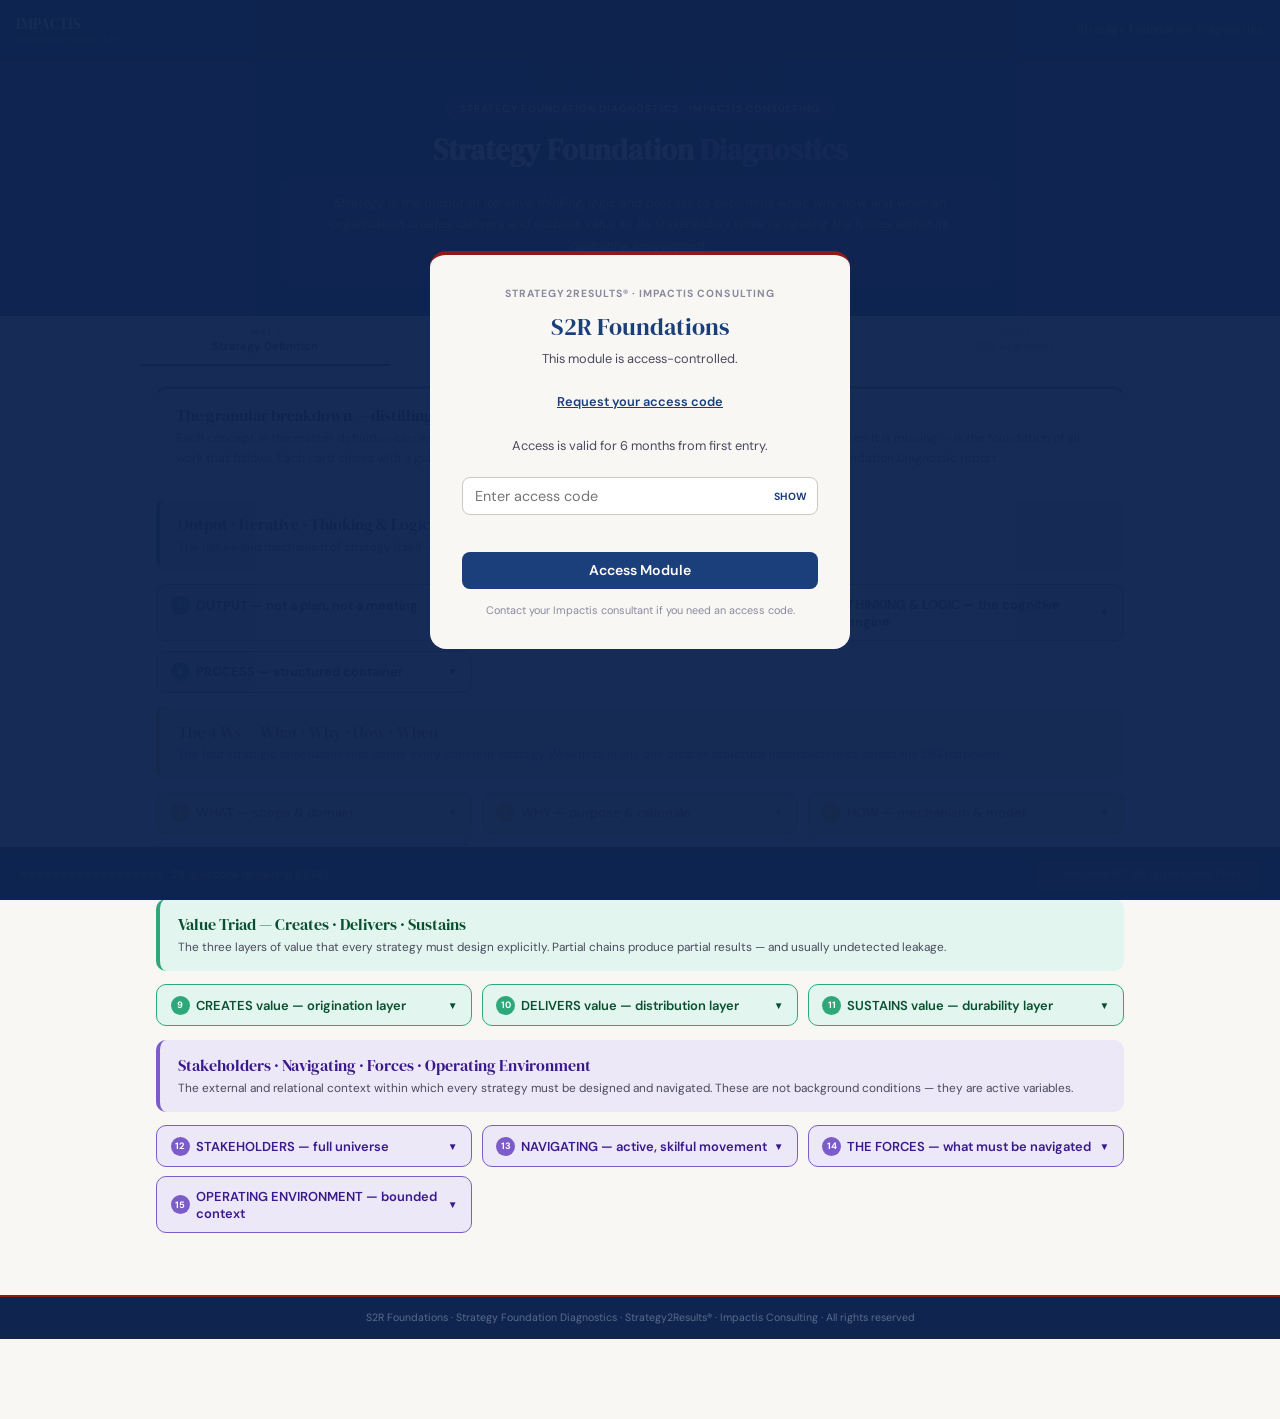
<file: s2rdiagnose.html>
<!DOCTYPE html>
<html lang="en">
<head>
<meta charset="UTF-8">
<meta name="viewport" content="width=device-width, initial-scale=1.0">
<title>Strategy Foundation Diagnostics | Strategy2Results® · Impactis Consulting</title>
<link rel="preconnect" href="https://fonts.googleapis.com">
<link href="https://fonts.googleapis.com/css2?family=DM+Sans:ital,opsz,wght@0,9..40,300;0,9..40,400;0,9..40,500;0,9..40,600;1,9..40,400&family=DM+Serif+Display&display=swap" rel="stylesheet">
<style>
:root{--navy:#1B3F7A;--navy-dk:#0F2550;--red:#8C1A1A;--bg:#F8F7F4;--surf:#FFFFFF;--surf2:#F2F0EC;--bdr:#E2DFD8;--bdr2:#CCC9C0;--tx:#1A1A2E;--tx2:#4A4A5E;--tx3:#8A8A9E;--fp-bg:#EEF2FA;--fp-bd:#6B8FCC;--fp-tx:#1B3F7A;--fw-bg:#FEF3E2;--fw-bd:#D8920A;--fw-tx:#7A4500;--fv-bg:#E2F5EE;--fv-bd:#2EA87A;--fv-tx:#0A5030;--fe-bg:#EDE8F8;--fe-bd:#7B5CC8;--fe-tx:#3A1A8A;--dd-bg:#FEF3E2;--dd-bd:#D8920A;--dd-tx:#7A4500;--di-bg:#EEF2FA;--di-bd:#6B8FCC;--di-tx:#1B3F7A;--dg-bg:#E2F5EE;--dg-bd:#2EA87A;--dg-tx:#0A5030}
*{box-sizing:border-box;margin:0;padding:0}
body{font-family:'DM Sans',sans-serif;background:var(--bg);color:var(--tx);min-height:100vh;padding-bottom:80px}
.topnav{background:var(--navy-dk);padding:0 1rem;display:flex;align-items:center;justify-content:space-between;height:60px;position:sticky;top:0;z-index:200;border-bottom:2px solid var(--red)}
.brand-name{font-family:'DM Serif Display',serif;font-size:.95rem;color:#fff}
.brand-sub{font-size:.58rem;color:rgba(255,255,255,.4);text-transform:uppercase;letter-spacing:.09em;display:block}
.hero{background:var(--navy-dk);padding:2.25rem 1.5rem 1.75rem;text-align:center;position:relative;overflow:hidden}
.hero::before{content:'';position:absolute;inset:0;background:radial-gradient(circle at 15% 60%,rgba(123,92,200,.12),transparent 55%),radial-gradient(circle at 85% 25%,rgba(44,80,153,.18),transparent 50%)}
.hero-badge{display:inline-block;background:rgba(123,92,200,.25);border:1px solid rgba(123,92,200,.5);color:rgba(255,255,255,.85);padding:.22rem .8rem;border-radius:20px;font-size:.63rem;font-weight:600;letter-spacing:.1em;text-transform:uppercase;margin-bottom:.8rem;position:relative}
.hero h1{font-family:'DM Serif Display',serif;font-size:1.8rem;color:#fff;line-height:1.25;margin-bottom:.45rem;position:relative}
.hero h1 em{color:#C8A8F0;font-style:normal}
.hero-def{background:rgba(255,255,255,.06);border:1px solid rgba(255,255,255,.12);border-radius:11px;padding:.8rem 1.25rem;max-width:720px;margin:.6rem auto 0;position:relative}
.hero-def p{font-size:.79rem;color:rgba(255,255,255,.7);line-height:1.7;font-style:italic}
.hero-def cite{font-size:.6rem;color:rgba(255,255,255,.38);display:block;margin-top:.3rem;text-transform:uppercase;letter-spacing:.06em;font-style:normal}
.tabs-wrap{background:var(--surf);border-bottom:1px solid var(--bdr);position:sticky;top:60px;z-index:90}
.tabs{display:flex;max-width:1000px;margin:0 auto;overflow-x:auto}
.tabs::-webkit-scrollbar{height:0}
.tab{flex:1;min-width:110px;padding:.65rem .35rem;border:none;background:none;font-family:'DM Sans',sans-serif;font-size:.7rem;font-weight:500;color:var(--tx3);cursor:pointer;border-bottom:2px solid transparent;transition:all .15s;text-align:center}
.tab:hover{color:var(--tx);background:var(--surf2)}
.tab.act{color:var(--navy);border-bottom-color:var(--navy);font-weight:600}
.tab .tn{display:block;font-size:.55rem;font-weight:700;letter-spacing:.07em;text-transform:uppercase;opacity:.5;margin-bottom:1px}
.main{max-width:1000px;margin:0 auto;padding:1.2rem 1rem 3rem}
.ts{display:none}.ts.act{display:block}
.sh{border-radius:10px;padding:.9rem 1.15rem;margin-bottom:.85rem;border-left:4px solid}
.sh.p{background:var(--fp-bg);border-left-color:var(--fp-bd)}
.sh.w{background:var(--fw-bg);border-left-color:var(--fw-bd)}
.sh.v{background:var(--fv-bg);border-left-color:var(--fv-bd)}
.sh.e{background:var(--fe-bg);border-left-color:var(--fe-bd)}
.sh-title{font-family:'DM Serif Display',serif;font-size:1rem;margin-bottom:.18rem}
.sh-sub{font-size:.74rem;color:var(--tx2);line-height:1.55}
.cg{display:grid;grid-template-columns:repeat(auto-fill,minmax(275px,1fr));gap:.6rem;margin-bottom:.85rem}
.cc{border-radius:10px;overflow:hidden;border:1px solid;transition:box-shadow .12s}
.cc:hover{box-shadow:0 3px 10px rgba(0,0,0,.08)}
.cc-hdr{padding:.65rem .85rem;display:flex;align-items:center;gap:6px;cursor:pointer;user-select:none}
.cc-num{width:19px;height:19px;border-radius:50%;display:flex;align-items:center;justify-content:center;font-size:.58rem;font-weight:700;flex-shrink:0}
.cc-name{font-size:.81rem;font-weight:600;flex:1}
.cc-chev{font-size:.62rem;transition:transform .18s;flex-shrink:0}
.cc-chev.op{transform:rotate(180deg)}
.cc-body{display:none;padding:.6rem .85rem .85rem;border-top:1px solid rgba(0,0,0,.07)}
.cc-body.op{display:block}
.cl{font-size:.58rem;font-weight:700;text-transform:uppercase;letter-spacing:.07em;margin-bottom:2px;opacity:.65}
.ct{font-size:.75rem;line-height:1.6;margin-bottom:.42rem}
.cfail{border-radius:7px;padding:.4rem .58rem;margin-bottom:.45rem;background:rgba(140,26,26,.08);border:1px solid rgba(140,26,26,.17)}
.cg-box{border-radius:8px;padding:.5rem .65rem;margin-top:.5rem;border:1px dashed rgba(0,0,0,.2);background:rgba(255,255,255,.55)}
.cg-lbl{font-size:.57rem;font-weight:700;text-transform:uppercase;letter-spacing:.07em;margin-bottom:.25rem;opacity:.6}
.cg-q{font-size:.76rem;font-weight:500;line-height:1.45;margin-bottom:.38rem}
.cg-box textarea{width:100%;border:1px solid rgba(0,0,0,.15);border-radius:6px;padding:.35rem .5rem;font-size:.73rem;font-family:'DM Sans',sans-serif;resize:vertical;min-height:46px;background:rgba(255,255,255,.8);line-height:1.5}
.cg-box textarea:focus{outline:none;border-color:var(--navy)}
.char-c{font-size:.58rem;text-align:right;margin-top:2px;opacity:.5}
.eg{display:grid;grid-template-columns:repeat(auto-fill,minmax(270px,1fr));gap:.8rem;margin-bottom:1rem}
.ec{border-radius:12px;border:1px solid var(--bdr);background:var(--surf);overflow:hidden}
.ec-top{padding:.9rem 1rem .7rem;border-bottom:1px solid var(--bdr)}
.ec-badge{font-size:.58rem;font-weight:700;text-transform:uppercase;letter-spacing:.07em;padding:2px 6px;border-radius:4px;display:inline-block;margin-bottom:.4rem}
.ec-lbl{font-size:.62rem;font-weight:600;color:var(--tx3);text-transform:uppercase;letter-spacing:.07em;margin-bottom:.15rem}
.ec-title{font-family:'DM Serif Display',serif;font-size:1rem;margin-bottom:.12rem}
.ec-ans{font-size:.7rem;font-style:italic;opacity:.75;margin-bottom:.28rem;color:var(--tx2)}
.ec-sub{font-size:.73rem;color:var(--tx2);line-height:1.55}
.ec-out{display:inline-block;font-size:.67rem;font-weight:600;padding:2px 8px;border-radius:5px;margin-top:.4rem}
.ec-body{padding:.8rem 1rem}
.ec-sl{font-size:.58rem;font-weight:700;text-transform:uppercase;letter-spacing:.07em;color:var(--tx3);margin-bottom:.35rem}
.ec-mode{padding:.35rem 0;border-top:1px solid var(--bdr);display:flex;gap:6px;align-items:flex-start}
.ec-mode:first-child{border-top:none}
.ec-dot{width:5px;height:5px;border-radius:50%;flex-shrink:0;margin-top:5px}
.ec-mt{font-size:.74rem;color:var(--tx2);line-height:1.5}
.ec-cycle{display:flex;flex-wrap:wrap;gap:3px;margin-bottom:.55rem}
.ec-step{font-size:.65rem;font-weight:500;padding:2px 7px;border-radius:5px}
.ec-cad{border-radius:8px;padding:.48rem .65rem;border:1px solid var(--bdr);margin-top:.5rem}
.cad-row{font-size:.72rem;color:var(--tx2);padding:2px 0;display:flex;gap:6px}
.cad-dot{width:4px;height:4px;border-radius:50%;flex-shrink:0;margin-top:7px}
.fail-b{margin-top:.65rem;background:#FEE;border-radius:7px;padding:.4rem .58rem;border-left:3px solid #E04040}
.fl{font-size:.58rem;font-weight:700;color:#8C1A1A;text-transform:uppercase;letter-spacing:.06em;margin-bottom:1px}
.ft{font-size:.72rem;color:#7A1A1A}
.eg-box{background:rgba(27,63,122,.05);border:1px dashed rgba(27,63,122,.22);border-radius:8px;padding:.55rem .7rem;margin-top:.7rem}
.eg-lbl{font-size:.58rem;font-weight:700;text-transform:uppercase;letter-spacing:.07em;color:var(--navy);opacity:.65;margin-bottom:.24rem}
.eg-q{font-size:.75rem;font-weight:500;color:var(--navy);line-height:1.45;margin-bottom:.35rem}
.eg-box textarea{width:100%;border:1px solid rgba(27,63,122,.22);border-radius:6px;padding:.35rem .5rem;font-size:.72rem;font-family:'DM Sans',sans-serif;resize:vertical;min-height:44px;background:rgba(255,255,255,.8)}
.eg-box textarea:focus{outline:none;border-color:var(--navy)}
.arch{background:var(--surf);border:1px solid var(--bdr);border-radius:13px;padding:1.1rem 1.25rem;margin-bottom:1rem;border-top:3px solid var(--navy)}
.arch-title{font-family:'DM Serif Display',serif;font-size:1.1rem;color:var(--navy);margin-bottom:.22rem}
.arch-sub{font-size:.76rem;color:var(--tx2);line-height:1.55;margin-bottom:.9rem}
.arch-layers{display:grid;grid-template-columns:repeat(3,1fr);gap:.6rem;margin-bottom:.9rem}
.al{border-radius:10px;padding:.75rem .9rem;border:1px solid}
.al-num{font-size:.58rem;font-weight:700;text-transform:uppercase;letter-spacing:.08em;margin-bottom:.25rem;opacity:.65}
.al-title{font-size:.86rem;font-weight:600;margin-bottom:.18rem}
.al-sub{font-size:.62rem;text-transform:uppercase;letter-spacing:.06em;margin-bottom:.3rem;opacity:.65}
.al-what{font-size:.74rem;line-height:1.5;margin-bottom:.28rem}
.al-fail{font-size:.7rem;font-style:italic;opacity:.7}
.arch-ins{background:var(--navy-dk);border-radius:10px;padding:.95rem 1.1rem;color:#fff;margin-top:.6rem}
.ai-title{font-family:'DM Serif Display',serif;font-size:.98rem;color:#C8A8F0;margin-bottom:.45rem}
.ai-cols{display:grid;grid-template-columns:1fr 1fr;gap:.8rem}
.ai-lbl{font-size:.6rem;font-weight:700;text-transform:uppercase;letter-spacing:.07em;color:rgba(255,255,255,.45);margin-bottom:.27rem}
.ai-item{font-size:.74rem;color:rgba(255,255,255,.72);line-height:1.5;padding:2px 0}
.ai-item::before{content:"→ ";opacity:.45}
.ai-truth{background:rgba(200,168,240,.12);border:1px solid rgba(200,168,240,.28);border-radius:8px;padding:.6rem .8rem;margin-top:.7rem}
.ai-truth p{font-size:.78rem;color:rgba(255,255,255,.82);line-height:1.65;font-style:italic}
.chain-wrap{display:flex;flex-direction:column;margin-bottom:1rem}
.cs{display:flex;align-items:stretch;position:relative}
.cc-conn{display:flex;flex-direction:column;align-items:center;flex-shrink:0;width:38px}
.cn-dot{width:28px;height:28px;border-radius:50%;display:flex;align-items:center;justify-content:center;font-size:.72rem;font-weight:700;flex-shrink:0;z-index:2;margin-top:11px}
.cn-line{width:2px;flex:1;margin:0 auto}
.cs:last-child .cn-line{display:none}
.cc-cont{flex:1;padding:.42rem .2rem .42rem .35rem;margin-bottom:.45rem}
.ch-card{border-radius:9px;border:1px solid;padding:.75rem .9rem;cursor:pointer;transition:box-shadow .12s}
.ch-card:hover{box-shadow:0 3px 9px rgba(0,0,0,.07)}
.ch-hdr{display:flex;align-items:center;justify-content:space-between}
.ch-title{font-size:.85rem;font-weight:600}
.ch-body{display:none;margin-top:.55rem;border-top:1px solid rgba(0,0,0,.08);padding-top:.55rem}
.ch-body.op{display:block}
.ch-lbl{font-size:.57rem;font-weight:700;text-transform:uppercase;letter-spacing:.06em;margin-bottom:1px;opacity:.63}
.ch-txt{font-size:.75rem;line-height:1.6;margin-bottom:.38rem}
.ch-fail{border-radius:6px;padding:.38rem .55rem;margin-bottom:.42rem;background:rgba(140,26,26,.08);border:1px solid rgba(140,26,26,.15)}
.ch-gbox{border-radius:7px;padding:.45rem .6rem;border:1px dashed rgba(0,0,0,.17);background:rgba(255,255,255,.5)}
.ch-glbl{font-size:.57rem;font-weight:700;text-transform:uppercase;letter-spacing:.06em;margin-bottom:.22rem;opacity:.58}
.ch-gq{font-size:.75rem;font-weight:500;line-height:1.42;margin-bottom:.34rem}
.ch-gbox textarea{width:100%;border:1px solid var(--bdr2);border-radius:5px;padding:.32rem .48rem;font-size:.72rem;font-family:'DM Sans',sans-serif;resize:vertical;min-height:42px;background:rgba(255,255,255,.85)}
.ch-gbox textarea:focus{outline:none;border-color:var(--navy)}
.dig-grid{display:grid;grid-template-columns:repeat(3,1fr);gap:.75rem;margin-bottom:.9rem}
.dc{border-radius:12px;border:1px solid;overflow:hidden}
.dc-top{padding:.8rem .9rem;border-bottom:1px solid rgba(0,0,0,.08)}
.dc-badge{font-size:.58rem;font-weight:700;text-transform:uppercase;letter-spacing:.08em;padding:2px 6px;border-radius:4px;display:inline-block;margin-bottom:.35rem}
.dc-title{font-family:'DM Serif Display',serif;font-size:1.05rem;margin-bottom:.15rem}
.dc-el{font-size:.68rem;font-weight:500;opacity:.65}
.dc-body{padding:.75rem .9rem}
.dc-sl{font-size:.57rem;font-weight:700;text-transform:uppercase;letter-spacing:.07em;margin-bottom:.27rem;opacity:.58}
.dc-txt{font-size:.75rem;line-height:1.6;margin-bottom:.45rem}
.dp{display:inline-block;font-size:.65rem;font-weight:500;padding:2px 6px;border-radius:5px;margin:2px 2px 2px 0}
.dh{display:flex;align-items:flex-start;gap:5px;margin-bottom:.25rem}
.dh-dot{width:4px;height:4px;border-radius:50%;flex-shrink:0;margin-top:6px}
.dh-txt{font-size:.72rem;line-height:1.5;color:var(--tx2)}
.dl-tag{border-radius:6px;padding:.45rem .65rem;margin-top:.65rem;font-size:.72rem}
.dig-map-wrap{background:var(--surf);border:1px solid var(--bdr);border-radius:12px;padding:1rem 1.15rem}
.dig-map-title{font-family:'DM Serif Display',serif;font-size:1rem;color:var(--navy);margin-bottom:.2rem}
.dig-map-sub{font-size:.74rem;color:var(--tx2);margin-bottom:.7rem}
.dmt{width:100%;border-collapse:collapse;font-size:.74rem}
.dmt th{padding:.45rem .7rem;text-align:left;font-size:.57rem;font-weight:700;text-transform:uppercase;letter-spacing:.07em;border-bottom:2px solid var(--bdr);background:var(--surf2)}
.dmt td{padding:.42rem .7rem;vertical-align:top;border-bottom:1px solid var(--bdr);line-height:1.5}
.dmt tr:last-child td{border-bottom:none}
.mt{display:inline-block;font-size:.63rem;font-weight:600;padding:1px 5px;border-radius:4px;margin:1px}
.assess-bar{position:fixed;bottom:0;left:0;right:0;background:var(--navy-dk);border-top:2px solid var(--red);padding:.65rem 1.25rem;display:flex;align-items:center;justify-content:space-between;z-index:300}
.ap{display:flex;align-items:center;gap:.55rem}
.adots{display:flex;gap:2px}
.adot{width:6px;height:6px;border-radius:50%;background:rgba(255,255,255,.18);transition:background .18s}
.adot.f{background:rgba(200,168,240,.75)}
.albl{font-size:.7rem;color:rgba(255,255,255,.55)}
.acta{padding:.45rem 1.1rem;border-radius:8px;border:none;font-family:'DM Sans',sans-serif;font-size:.78rem;font-weight:600;cursor:pointer;transition:all .15s}
.acta.rdy{background:#C8A8F0;color:var(--navy-dk)}
.acta.pnd{background:rgba(255,255,255,.08);color:rgba(255,255,255,.35);cursor:default}
.ao{position:fixed;inset:0;background:rgba(15,37,80,.92);z-index:400;display:none;align-items:flex-start;justify-content:center;padding:2rem 1rem;overflow-y:auto}
.ao.op{display:flex}
.ap-panel{background:var(--bg);border-radius:16px;max-width:740px;width:100%;padding:1.75rem;position:relative}
.ap-title{font-family:'DM Serif Display',serif;font-size:1.4rem;color:var(--navy);margin-bottom:.2rem}
.ap-sub{font-size:.78rem;color:var(--tx2);margin-bottom:1.25rem}
.dsg{display:grid;grid-template-columns:repeat(3,1fr);gap:.65rem;margin-bottom:1.1rem}
.dsc{border-radius:11px;padding:.9rem 1rem;border:1px solid}
.dsc-l{font-size:.6rem;font-weight:700;text-transform:uppercase;letter-spacing:.08em;margin-bottom:.25rem;opacity:.65}
.dsc-s{font-size:1.85rem;font-weight:700;margin-bottom:.18rem;line-height:1}
.dsc-m{font-size:.73rem;font-weight:600;margin-bottom:.35rem}
.dsc-bar{height:4px;border-radius:3px;margin-bottom:.45rem;background:var(--bdr)}
.dsc-fill{height:4px;border-radius:3px;transition:width .5s ease}
.dsc-gaps{font-size:.7rem;color:var(--tx2);line-height:1.55}
.ai-panel{background:var(--navy-dk);border-radius:10px;padding:.9rem 1.1rem;color:#fff;margin-bottom:.9rem}
.ai-pt{font-size:.68rem;font-weight:700;text-transform:uppercase;letter-spacing:.07em;color:#C8A8F0;margin-bottom:.3rem}
.ai-ptxt{font-size:.78rem;color:rgba(255,255,255,.78);line-height:1.62}
.close-ao{position:absolute;top:.9rem;right:.9rem;background:none;border:none;font-size:1.1rem;cursor:pointer;color:var(--tx3)}
.ib{background:var(--surf);border:1px solid var(--bdr);border-radius:12px;padding:.95rem 1.2rem;margin-bottom:.9rem;border-top:3px solid var(--fe-bd)}
.ib-title{font-family:'DM Serif Display',serif;font-size:1rem;margin-bottom:.22rem}
.ib-sub{font-size:.76rem;color:var(--tx2);line-height:1.6}
@media(max-width:680px){.dig-grid,.arch-layers,.ai-cols,.dsg{grid-template-columns:1fr}.cg{grid-template-columns:1fr}.hero h1{font-size:1.45rem}}
footer{background:var(--navy-dk);color:rgba(255,255,255,.32);text-align:center;padding:.9rem;font-size:.66rem;border-top:2px solid var(--red)}
</style>
</head>
<body>

<!-- NAV -->
<nav class="topnav">
  <div>
    <span class="brand-name">IMPACTIS</span>
    <span class="brand-sub">Strategy2Results®</span>
  </div>
  <div style="font-size:.68rem;color:rgba(255,255,255,.45);font-weight:500;letter-spacing:.05em">Strategy Foundation Diagnostics</div>
</nav>

<!-- HERO -->
<div class="hero">
  <div class="hero-badge">Strategy Foundation Diagnostics · Impactis Consulting</div>
  <h1>Strategy Foundation <em>Diagnostics</em></h1>
  <div class="hero-def">
    <p>Strategy is the output of iterative thinking, logic and process to determine what, why, how and when an organisation creates, delivers and sustains value to its stakeholders while navigating the forces within its operating environment.</p>
    <cite>Strategy2Results® Master Definition</cite>
  </div>
</div>

<!-- TABS -->
<div class="tabs-wrap">
  <div class="tabs">
    <button class="tab act" onclick="goTab(1)"><span class="tn">Part 1</span>Strategy Definition</button>
    <button class="tab" onclick="goTab(2)"><span class="tn">Part 2</span>Strategy Engine</button>
    <button class="tab" onclick="goTab(3)"><span class="tn">Part 3</span>Causal Logic Chain</button>
    <button class="tab" onclick="goTab(4)"><span class="tn">Part 4</span>DIG Alignment</button>
  </div>
</div>

<!-- MAIN CONTENT -->
<div class="main">
<div class="ts act" id="t1">
  <div class="ib"><div class="ib-title">The granular breakdown — distilling the critical elements</div><div class="ib-sub">Each concept in the master definition carries strategic weight. Understanding what each means — and what breaks when it is missing — is the foundation of all work that follows. Each card closes with a guiding question for your organisation. Your responses feed the Strategy Foundation Diagnostic report.</div></div>
  <div class="sh p"><div class="sh-title" style="color:var(--fp-tx)">Output · Iterative · Thinking &amp; Logic · Process</div><div class="sh-sub">The nature and mechanism of strategy itself — what it is and how it works as a system.</div></div>
  <div class="cg" id="g-proc"></div>
  <div class="sh w" style="margin-top:.55rem"><div class="sh-title" style="color:var(--fw-tx)">The 4 Ws — What · Why · How · When</div><div class="sh-sub">The four strategic dimensions that define every coherent strategy. Weakness in any one creates structural incompleteness across the DIG framework.</div></div>
  <div class="cg" id="g-4w"></div>
  <div class="sh v" style="margin-top:.55rem"><div class="sh-title" style="color:var(--fv-tx)">Value Triad — Creates · Delivers · Sustains</div><div class="sh-sub">The three layers of value that every strategy must design explicitly. Partial chains produce partial results — and usually undetected leakage.</div></div>
  <div class="cg" id="g-vt"></div>
  <div class="sh e" style="margin-top:.55rem"><div class="sh-title" style="color:var(--fe-tx)">Stakeholders · Navigating · Forces · Operating Environment</div><div class="sh-sub">The external and relational context within which every strategy must be designed and navigated. These are not background conditions — they are active variables.</div></div>
  <div class="cg" id="g-env"></div>
</div>

<div class="ts" id="t2">
  <div class="ib"><div class="ib-title">The Strategy Engine — three interlocked components</div><div class="ib-sub">Three components must run simultaneously for strategy to be both sharp and durable. They have distinct roles. Confusion between them is itself a strategic failure.</div></div>
  <div class="eg" id="eg-grid"></div>
  <div class="arch">
    <div class="arch-title">Critical Architecture — How They Stack</div>
    <div class="arch-sub">The three components form a layered system. Failure in any one cannot be compensated by strength in another.</div>
    <div class="arch-layers">
      <div class="al" style="background:var(--fp-bg);border-color:var(--fp-bd)"><div class="al-num" style="color:var(--fp-tx)">Layer 1 — Foundation</div><div class="al-title" style="color:var(--fp-tx)">Thinking Logic</div><div class="al-sub" style="color:var(--fp-tx)">Determines whether conclusions are sound</div><div class="al-what" style="color:var(--fp-tx)">The quality of cognitive reasoning that drives every strategic judgement. Get this wrong and everything built on top is sophisticated nonsense.</div><div class="al-fail" style="color:var(--fp-tx)">Poor logic → well-structured, confident, wrong decisions</div></div>
      <div class="al" style="background:var(--fw-bg);border-color:var(--fw-bd)"><div class="al-num" style="color:var(--fw-tx)">Layer 2 — Scaffolding</div><div class="al-title" style="color:var(--fw-tx)">Process</div><div class="al-sub" style="color:var(--fw-tx)">Organises thinking into repeatable steps</div><div class="al-what" style="color:var(--fw-tx)">Without process, good thinking stays in people's heads. Process converts private insight into shared, testable, documented strategic positions that survive leadership change.</div><div class="al-fail" style="color:var(--fw-tx)">Poor process → inconsistent decisions that restart every cycle</div></div>
      <div class="al" style="background:var(--fv-bg);border-color:var(--fv-bd)"><div class="al-num" style="color:var(--fv-tx)">Layer 3 — Motion</div><div class="al-title" style="color:var(--fv-tx)">Iterative Nature</div><div class="al-sub" style="color:var(--fv-tx)">Revisits and improves decisions over time</div><div class="al-what" style="color:var(--fv-tx)">Even sound logic well-structured will become stale. Iteration is what keeps strategy alive — testing assumptions against reality and revising in response to evidence.</div><div class="al-fail" style="color:var(--fv-tx)">Poor iteration → stale strategy defended as settled doctrine</div></div>
    </div>
    <div class="arch-ins">
      <div class="ai-title">The Real Insight — Where most organisations fail</div>
      <div class="ai-cols">
        <div><div class="ai-lbl">What most organisations do</div><div class="ai-item">Focus heavily on Process (frameworks, templates)</div><div class="ai-item">Add some Iteration (reviews, strategy days)</div><div class="ai-item">Largely ignore Thinking Logic — the quality of reasoning</div></div>
        <div><div class="ai-lbl">What the result looks like</div><div class="ai-item">Well-structured, regularly reviewed… bad decisions</div><div class="ai-item">Strategy that is internally coherent but fundamentally wrong</div><div class="ai-item">Confidence that is not grounded in sound logic</div></div>
      </div>
      <div class="ai-truth"><p>"Thinking Logic determines whether we are right. Process ensures we are consistent. Iteration ensures we get better. Most organisations only invest seriously in Process — which is why most strategy fails not from lack of effort but from errors of logic, not errors of data."</p></div>
    </div>
  </div>
</div>

<div class="ts" id="t3">
  <div class="ib"><div class="ib-title">Causal Logic Chain — input to output</div><div class="ib-sub">The end-to-end causal chain: how inputs become strategy. Each stage is a necessary condition for the next. Weakness at any stage propagates forward as strategic failure.</div></div>
  <div class="chain-wrap" id="chain-wrap"></div>
</div>

<div class="ts" id="t4">
  <div class="ib"><div class="ib-title">DIG Framework Alignment — Direction · Influence · Grounding</div><div class="ib-sub">Each element of the master definition maps to exactly one DIG layer. This mapping is the architecture of the BUILD journey.</div></div>
  <div class="dig-grid">
    <div class="dc" style="border-color:var(--dd-bd)">
      <div class="dc-top" style="background:var(--dd-bg)">
        <div class="dc-badge" style="background:rgba(215,140,10,.2);color:var(--dd-tx);border:1px solid var(--dd-bd)">Layer 1 · Base Camp 1</div>
        <div class="dc-title" style="color:var(--dd-tx)">Direction</div>
        <div class="dc-el" style="color:var(--dd-tx)">What + Why — Scope, Intent &amp; Differentiation</div>
      </div>
      <div class="dc-body">
        <div class="dc-sl" style="color:var(--dd-tx)">What it covers</div>
        <div class="dc-txt">Where the organisation plays and why it expects to win. The purpose that makes all other choices coherent.</div>
        <div class="dc-sl" style="color:var(--dd-tx)">Outputs from BC1 Lenses 1–4</div>
        <div style="margin-bottom:.55rem"><span class="dp" style="background:var(--dd-bg);color:var(--dd-tx);border:1px solid var(--dd-bd)">Strategic intent (WHY)</span><span class="dp" style="background:var(--dd-bg);color:var(--dd-tx);border:1px solid var(--dd-bd)">Domain scope (WHAT)</span><span class="dp" style="background:var(--dd-bg);color:var(--dd-tx);border:1px solid var(--dd-bd)">SiP success picture</span><span class="dp" style="background:var(--dd-bg);color:var(--dd-tx);border:1px solid var(--dd-bd)">OKR architecture</span><span class="dp" style="background:var(--dd-bg);color:var(--dd-tx);border:1px solid var(--dd-bd)">ABCV integrity check</span></div>
        <div class="dc-sl" style="color:var(--dd-tx)">Health indicators</div>
        <div class="dh"><div class="dh-dot" style="background:var(--dd-bd)"></div><div class="dh-txt">Every leader can state WHAT and WHY in one sentence</div></div>
        <div class="dh"><div class="dh-dot" style="background:var(--dd-bd)"></div><div class="dh-txt">Decisions are consistently filtered through the WHY</div></div>
        <div class="dh"><div class="dh-dot" style="background:var(--dd-bd)"></div><div class="dh-txt">Direction is stable across leadership change</div></div>
        <div class="dh"><div class="dh-dot" style="background:var(--dd-bd)"></div><div class="dh-txt">Stakeholders can articulate why they choose this organisation</div></div>
        <div class="dl-tag" style="background:rgba(215,140,10,.1);border:1px solid rgba(215,140,10,.22);color:var(--dd-tx)">BC1: Lens 1 (Heart &amp; Mind) · Lens 2 (SiP) · Lens 3 (KISS &amp; OKR) · Lens 4 (ABCV)</div>
      </div>
    </div>
    <div class="dc" style="border-color:var(--di-bd)">
      <div class="dc-top" style="background:var(--di-bg)">
        <div class="dc-badge" style="background:rgba(107,143,204,.2);color:var(--di-tx);border:1px solid var(--di-bd)">Layer 2 · Base Camp 2</div>
        <div class="dc-title" style="color:var(--di-tx)">Influence</div>
        <div class="dc-el" style="color:var(--di-tx)">How + When — Execution &amp; Performance Architecture</div>
      </div>
      <div class="dc-body">
        <div class="dc-sl" style="color:var(--di-tx)">What it covers</div>
        <div class="dc-txt">How the organisation mobilises its capabilities, people, and resources to deliver strategy — the HOW and WHEN of execution.</div>
        <div class="dc-sl" style="color:var(--di-tx)">Outputs from BC2 Lenses 5–8</div>
        <div style="margin-bottom:.55rem"><span class="dp" style="background:var(--di-bg);color:var(--di-tx);border:1px solid var(--di-bd)">Unclogging protocol</span><span class="dp" style="background:var(--di-bg);color:var(--di-tx);border:1px solid var(--di-bd)">PM architecture</span><span class="dp" style="background:var(--di-bg);color:var(--di-tx);border:1px solid var(--di-bd)">CXO expectation register</span><span class="dp" style="background:var(--di-bg);color:var(--di-tx);border:1px solid var(--di-bd)">RRR cycle</span><span class="dp" style="background:var(--di-bg);color:var(--di-tx);border:1px solid var(--di-bd)">Accountability map</span></div>
        <div class="dc-sl" style="color:var(--di-tx)">Health indicators</div>
        <div class="dh"><div class="dh-dot" style="background:var(--di-bd)"></div><div class="dh-txt">HOW is explicit — traceable to capability and resourcing</div></div>
        <div class="dh"><div class="dh-dot" style="background:var(--di-bd)"></div><div class="dh-txt">Decision rights are clear and exercised with accountability</div></div>
        <div class="dh"><div class="dh-dot" style="background:var(--di-bd)"></div><div class="dh-txt">Performance expectations are documented per function</div></div>
        <div class="dh"><div class="dh-dot" style="background:var(--di-bd)"></div><div class="dh-txt">Strategic blockers are visible and are being removed</div></div>
        <div class="dl-tag" style="background:rgba(107,143,204,.1);border:1px solid rgba(107,143,204,.22);color:var(--di-tx)">BC2: Lens 5 (Unclogging) · Lens 6 (PM Setup) · Lens 7 (Expectations) · Lens 8 (RRR)</div>
      </div>
    </div>
    <div class="dc" style="border-color:var(--dg-bd)">
      <div class="dc-top" style="background:var(--dg-bg)">
        <div class="dc-badge" style="background:rgba(46,168,122,.2);color:var(--dg-tx);border:1px solid var(--dg-bd)">Layer 3 · Base Camp 3</div>
        <div class="dc-title" style="color:var(--dg-tx)">Grounding</div>
        <div class="dc-el" style="color:var(--dg-tx)">Sustains + Environment — Durability &amp; Cultural Fit</div>
      </div>
      <div class="dc-body">
        <div class="dc-sl" style="color:var(--dg-tx)">What it covers</div>
        <div class="dc-txt">What makes strategy durable — the fit between the organisation's internal conditions and the demands of its operating environment.</div>
        <div class="dc-sl" style="color:var(--dg-tx)">Outputs from BC3 Lenses 9–11</div>
        <div style="margin-bottom:.55rem"><span class="dp" style="background:var(--dg-bg);color:var(--dg-tx);border:1px solid var(--dg-bd)">ESRG alignment</span><span class="dp" style="background:var(--dg-bg);color:var(--dg-tx);border:1px solid var(--dg-bd)">Culture reinforcement plan</span><span class="dp" style="background:var(--dg-bg);color:var(--dg-tx);border:1px solid var(--dg-bd)">FIT operating rhythm</span><span class="dp" style="background:var(--dg-bg);color:var(--dg-tx);border:1px solid var(--dg-bd)">Org health register</span><span class="dp" style="background:var(--dg-bg);color:var(--dg-tx);border:1px solid var(--dg-bd)">Environmental fit assessment</span></div>
        <div class="dc-sl" style="color:var(--dg-tx)">Health indicators</div>
        <div class="dh"><div class="dh-dot" style="background:var(--dg-bd)"></div><div class="dh-txt">Culture actively reinforces strategic choices</div></div>
        <div class="dh"><div class="dh-dot" style="background:var(--dg-bd)"></div><div class="dh-txt">ESRG is designed as strategic asset, not compliance burden</div></div>
        <div class="dh"><div class="dh-dot" style="background:var(--dg-bd)"></div><div class="dh-txt">Organisation is adapting to forces, not just monitoring them</div></div>
        <div class="dh"><div class="dh-dot" style="background:var(--dg-bd)"></div><div class="dh-txt">FIT (Fortify-Improve-Thrive) rhythm is active and funded</div></div>
        <div class="dl-tag" style="background:rgba(46,168,122,.1);border:1px solid rgba(46,168,122,.22);color:var(--dg-tx)">BC3: Lens 9 (ESRG) · Lens 10 (Culture) · Lens 11 (FIT)</div>
      </div>
    </div>
  </div>
  <div class="dig-map-wrap">
    <div class="dig-map-title">Strategy Definition → DIG Mapping</div>
    <div class="dig-map-sub">Each element of the master definition is assigned to exactly one DIG layer — traced directly to the BASE CAMP and lens that activates it in the BUILD journey.</div>
    <table class="dmt">
      <thead><tr><th>Definition element</th><th>DIG layer</th><th>Base Camp</th><th>Primary lens(es)</th></tr></thead>
      <tbody>
        <tr><td>OUTPUT (strategy as deliverable)</td><td><span class="mt" style="background:var(--dd-bg);color:var(--dd-tx);border:1px solid var(--dd-bd)">Direction</span></td><td>BC1</td><td>Lens 4 — ABCV integrity</td></tr>
        <tr><td>ITERATIVE (living feedback loop)</td><td><span class="mt" style="background:var(--dg-bg);color:var(--dg-tx);border:1px solid var(--dg-bd)">Grounding</span></td><td>BC3</td><td>Lens 11 — FIT operating rhythm</td></tr>
        <tr><td>THINKING &amp; LOGIC (cognitive engine)</td><td><span class="mt" style="background:var(--dd-bg);color:var(--dd-tx);border:1px solid var(--dd-bd)">Direction</span></td><td>BC1</td><td>Lens 1 — Heart &amp; Mind alignment</td></tr>
        <tr><td>PROCESS (structured container)</td><td><span class="mt" style="background:var(--di-bg);color:var(--di-tx);border:1px solid var(--di-bd)">Influence</span></td><td>BC2</td><td>Lens 6 — Performance management setup</td></tr>
        <tr><td>WHAT (scope &amp; domain)</td><td><span class="mt" style="background:var(--dd-bg);color:var(--dd-tx);border:1px solid var(--dd-bd)">Direction</span></td><td>BC1</td><td>Lens 3 — KISS &amp; OKR definition</td></tr>
        <tr><td>WHY (purpose &amp; rationale)</td><td><span class="mt" style="background:var(--dd-bg);color:var(--dd-tx);border:1px solid var(--dd-bd)">Direction</span></td><td>BC1</td><td>Lens 2 — Strategy visioning &amp; SiP</td></tr>
        <tr><td>HOW (mechanism &amp; model)</td><td><span class="mt" style="background:var(--di-bg);color:var(--di-tx);border:1px solid var(--di-bd)">Influence</span></td><td>BC2</td><td>Lens 5 &amp; 6 — Unclogging &amp; PM setup</td></tr>
        <tr><td>WHEN (timing &amp; sequencing)</td><td><span class="mt" style="background:var(--di-bg);color:var(--di-tx);border:1px solid var(--di-bd)">Influence</span></td><td>BC2</td><td>Lens 8 — RRR cycle</td></tr>
        <tr><td>CREATES value</td><td><span class="mt" style="background:var(--dd-bg);color:var(--dd-tx);border:1px solid var(--dd-bd)">Direction</span></td><td>BC1</td><td>Lens 2 — SiP success picture</td></tr>
        <tr><td>DELIVERS value</td><td><span class="mt" style="background:var(--di-bg);color:var(--di-tx);border:1px solid var(--di-bd)">Influence</span></td><td>BC2</td><td>Lens 7 — Performance expectations</td></tr>
        <tr><td>SUSTAINS value</td><td><span class="mt" style="background:var(--dg-bg);color:var(--dg-tx);border:1px solid var(--dg-bd)">Grounding</span></td><td>BC3</td><td>Lens 11 — FIT operating rhythm</td></tr>
        <tr><td>STAKEHOLDERS</td><td><span class="mt" style="background:var(--dd-bg);color:var(--dd-tx);border:1px solid var(--dd-bd)">Direction</span></td><td>BC1</td><td>Lens 2 — Multi-stakeholder SiP</td></tr>
        <tr><td>NAVIGATING</td><td><span class="mt" style="background:var(--dg-bg);color:var(--dg-tx);border:1px solid var(--dg-bd)">Grounding</span></td><td>BC3</td><td>Lens 9 — ESRG &amp; environmental fit</td></tr>
        <tr><td>THE FORCES</td><td><span class="mt" style="background:var(--dg-bg);color:var(--dg-tx);border:1px solid var(--dg-bd)">Grounding</span></td><td>BC3</td><td>Lens 9 &amp; 10 — ESRG &amp; Culture</td></tr>
        <tr><td>OPERATING ENVIRONMENT</td><td><span class="mt" style="background:var(--dg-bg);color:var(--dg-tx);border:1px solid var(--dg-bd)">Grounding</span></td><td>BC3</td><td>Lens 9, 10, 11 — all Grounding lenses</td></tr>
      </tbody>
    </table>
  </div>
</div>
</div>

<!-- BOTTOM BAR -->
<div class="assess-bar">
  <div class="ap"><div class="adots" id="adots"></div><div class="albl" id="albl">0 responses submitted</div></div>
  <button class="acta pnd" id="acta" onclick="openA()">Complete All 26 Questions First</button>
</div>

<!-- REPORT MODAL -->
<div class="ao" id="ao">
  <div class="ap-panel">
    <button class="close-ao" onclick="closeA()">✕</button>
    <div class="ap-title">Strategy Foundation Diagnostic Report</div>
    <div class="ap-sub">All 26 questions answered. Your DIG maturity has been assessed and your recommended journey identified.</div>
    <div class="dsg" id="dsg"></div>
    <div class="ai-panel" id="ai-panel"></div>
    <div style="display:flex;gap:.65rem;margin-top:1rem;flex-wrap:wrap">
      <button onclick="downloadReport()" style="flex:1;min-width:140px;padding:.55rem 1rem;background:var(--navy);color:#fff;border:none;border-radius:8px;font-family:'DM Sans',sans-serif;font-size:.8rem;font-weight:600;cursor:pointer">⬇ Download (.html)</button>
      <button onclick="printReport()" style="flex:1;min-width:140px;padding:.55rem 1rem;background:#0A5030;color:#fff;border:none;border-radius:8px;font-family:'DM Sans',sans-serif;font-size:.8rem;font-weight:600;cursor:pointer">🖨 Save as PDF</button>
      <button onclick="emailReport()" style="flex:1;min-width:140px;padding:.55rem 1rem;background:var(--surf);color:var(--navy);border:1px solid var(--di-bd);border-radius:8px;font-family:'DM Sans',sans-serif;font-size:.8rem;font-weight:600;cursor:pointer">✉ Email Report</button>
      <button onclick="closeA()" style="padding:.55rem 1rem;background:none;color:var(--tx3);border:1px solid var(--bdr);border-radius:8px;font-family:'DM Sans',sans-serif;font-size:.8rem;cursor:pointer">Close</button>
    </div>
  </div>
</div>

<!-- ACCESS MODAL -->
<div id="access-overlay" style="display:flex;position:fixed;inset:0;background:rgba(15,37,80,.97);z-index:9999;align-items:center;justify-content:center">
  <div style="background:var(--bg);border-radius:16px;max-width:420px;width:90%;padding:2rem;text-align:center;border-top:4px solid var(--red)">
    <div style="font-size:.65rem;font-weight:700;text-transform:uppercase;letter-spacing:.1em;color:var(--tx3);margin-bottom:.65rem">Strategy2Results® · Impactis Consulting</div>
    <div style="font-family:'DM Serif Display',serif;font-size:1.5rem;color:var(--navy);margin-bottom:.3rem">S2R Foundations</div>
    <div style="font-size:.8rem;color:var(--tx2);margin-bottom:1.3rem;line-height:1.7">
      This module is access-controlled.<br><br>
      <a href="mailto:info@impactisconsulting.com?subject=S2R%20Access%20Request&body=Hi%20Impactis%20Team%2C%0D%0A%0D%0AI%20would%20like%20to%20request%20access%20to%20the%20Strategy2Results%C2%AE%20Foundations%20Diagnostics.%0D%0A%0D%0AName%3A%0D%0AOrganisation%3A%0D%0ARole%3A%0D%0A%0D%0AThank%20you." style="color:var(--navy);font-weight:600;text-decoration:underline;">Request your access code</a><br><br>
      Access is valid for 6 months from first entry.
    </div>
    <div style="position:relative;margin-bottom:.65rem">
      <input id="access-pw" type="password" placeholder="Enter access code"
        style="width:100%;padding:.55rem 2.5rem .55rem .75rem;border:1px solid var(--bdr2);border-radius:8px;font-family:'DM Sans',sans-serif;font-size:.9rem;outline:none">
      <span id="toggle-btn" onclick="togglePw()" style="position:absolute;right:10px;top:50%;transform:translateY(-50%);font-size:.65rem;color:var(--navy);cursor:pointer;font-weight:700;letter-spacing:.05em;user-select:none">SHOW</span>
    </div>
    <div id="access-err" style="color:#B22222;font-size:.75rem;margin-bottom:.55rem;min-height:1.1rem"></div>
    <button onclick="submitAccess()" style="width:100%;padding:.6rem;background:var(--navy);color:#fff;border:none;border-radius:8px;font-family:'DM Sans',sans-serif;font-size:.88rem;font-weight:600;cursor:pointer">Access Module</button>
    <div style="font-size:.68rem;color:var(--tx3);margin-top:.9rem">Contact your Impactis consultant if you need an access code.</div>
  </div>
</div>

<footer>S2R Foundations · Strategy Foundation Diagnostics · Strategy2Results® · Impactis Consulting · All rights reserved</footer>

<script>
// ── DATA ──
var R = {};
var CONCEPTS = [
  {id:'c1',g:'proc',n:1,nm:'OUTPUT — not a plan, not a meeting',bg:'var(--fp-bg)',bd:'var(--fp-bd)',tx:'var(--fp-tx)',what:'Strategy is a tangible deliverable — a decided, expressible position. Not the process of strategising, not the PowerPoint, not the off-site. The output is what can be tested, challenged, and acted upon.',imp:'Clarity of direction. People know what the organisation has committed to and can align decisions to it.',fail:'Strategy remains trapped in meetings and decks. Activity is mistaken for direction. No one can articulate what was actually decided.',gq:'Can your strategy be expressed in a single written statement that someone not in the room could act on? Describe what exists today.',dig:'Direction'},
  {id:'c2',g:'proc',n:2,nm:'ITERATIVE — continuously refined',bg:'var(--fp-bg)',bd:'var(--fp-bd)',tx:'var(--fp-tx)',what:'Strategy is never finished in one pass. It is a hypothesis that loops: form → test against reality → revise → repeat.',imp:'Adaptability. The organisation stays responsive to changing conditions without losing its overall direction.',fail:'Strategy becomes doctrine — defended as belief, not updated by evidence. Stale assumptions compound until the organisation is blindsided.',gq:'Describe the last time your strategy was formally updated in response to new information. What changed, and what triggered the revision?',dig:'Grounding'},
  {id:'c3',g:'proc',n:3,nm:'THINKING & LOGIC — the cognitive engine',bg:'var(--fp-bg)',bd:'var(--fp-bd)',tx:'var(--fp-tx)',what:'Thinking = divergent, exploratory, hypothesis-generating. Logic = convergent, analytical, assumption-testing. Both are required in sequence.',imp:'Ensures strategy is reasoned, not just inspired. Prevents both wishful thinking and paralysis by analysis.',fail:'Either wishful vision (thinking without logic) or analysis paralysis (logic without thinking). Most strategic errors are errors of logic, not errors of data.',gq:'What uncomfortable assumption does your current strategy rest on that has not been formally challenged? What would happen if that assumption were wrong?',dig:'Direction'},
  {id:'c4',g:'proc',n:4,nm:'PROCESS — structured container',bg:'var(--fp-bg)',bd:'var(--fp-bd)',tx:'var(--fp-tx)',what:'Process turns ad hoc thinking into a repeatable, auditable, scalable method. Defines who is involved, what inputs are needed, what tools are used, and what decisions get made at each stage.',imp:'Institutionalises strategy as an organisational capability — it survives leadership change and does not restart from zero each cycle.',fail:'Strategy is personality-dependent. When the brilliant individual leaves, the capability collapses. Process is the scaffolding that makes thinking transferable.',gq:'Describe your current strategy process. Who is involved? What decisions are made? Could someone else run the next cycle without you?',dig:'Influence'},
  {id:'c5',g:'4w',n:5,nm:'WHAT — scope & domain',bg:'var(--fw-bg)',bd:'var(--fw-bd)',tx:'var(--fw-tx)',what:"What value are we creating? What business are we actually in? What do we offer and deliberately not offer? This sets the boundary of the organisation's field of play.",imp:'Focus. Without a clear WHAT, the organisation spreads itself across too many arenas and wins none.',fail:'Scope creep, resource dilution, and strategic drift. The organisation tries to be everything to everyone and becomes nothing to anyone.',gq:'State your WHAT in one precise sentence — including what you have explicitly decided NOT to do. Where does your scope end?',dig:'Direction'},
  {id:'c6',g:'4w',n:6,nm:'WHY — purpose & rationale',bg:'var(--fw-bg)',bd:'var(--fw-bd)',tx:'var(--fw-tx)',what:'Why does this organisation exist? Why would stakeholders choose us? The North Star that makes all other decisions coherent.',imp:'Coherence. Every other strategic choice should flow from a clear WHY.',fail:'Incoherence. Decisions contradict each other because there is no unifying logic. The organisation cannot explain why it does what it does.',gq:'What is the unique reason stakeholders choose your organisation over every alternative — including doing nothing? Could a competitor make the same claim?',dig:'Direction'},
  {id:'c7',g:'4w',n:7,nm:'HOW — mechanism & model',bg:'var(--fw-bg)',bd:'var(--fw-bd)',tx:'var(--fw-tx)',what:'How do we actually deliver the value? What capabilities, processes, structures and partnerships make it possible?',imp:'Execution feasibility. A strategy with no credible HOW is just aspiration.',fail:'Strategy floats. Ambitious goals are set with no account of whether the organisation has — or can build — the capability to achieve them.',gq:'What are the two or three specific capabilities that make your strategy executable? Where are the most critical capability gaps right now?',dig:'Influence'},
  {id:'c8',g:'4w',n:8,nm:'WHEN — timing & sequencing',bg:'var(--fw-bg)',bd:'var(--fw-bd)',tx:'var(--fw-tx)',what:'When do we move? When do we hold? When do we exit? Timing determines whether the right move wins or fails.',imp:'Strategic leverage. The same move at the right moment is a competitive advantage.',fail:'The most underrated gap. Organisations make the right strategic choices at the wrong time — entering markets after the window closes or sequencing investments backwards.',gq:'What is the sequencing logic of your current strategy? What must happen first, and why does that order matter?',dig:'Influence'},
  {id:'c9',g:'vt',n:9,nm:'CREATES value — origination layer',bg:'var(--fv-bg)',bd:'var(--fv-bd)',tx:'var(--fv-tx)',what:'Any activity that generates something of worth that did not previously exist: product development, innovation, capability building, IP, brand equity.',imp:"A genuine supply of value that the market wants. Creation is what justifies the organisation's existence.",fail:'The organisation produces things that have no demand or meaning. Activity without value creation is waste dressed as productivity.',gq:'What new value are you currently generating that did not exist before? How do you know it is genuinely valued by its intended recipients?',dig:'Direction'},
  {id:'c10',g:'vt',n:10,nm:'DELIVERS value — distribution layer',bg:'var(--fv-bg)',bd:'var(--fv-bd)',tx:'var(--fv-tx)',what:'The full system of transmission: channels, distribution, customer experience, partnerships, pricing. The bridge between creation and receipt.',imp:'Value actually reaches stakeholders. A brilliant product unreachable by its intended user is a failed strategy.',fail:'The great product, broken experience failure. The organisation excels at creating but fails at distributing.',gq:'How reliably does your created value reach the people it was designed for? Where in the delivery system is the biggest breakdown?',dig:'Influence'},
  {id:'c11',g:'vt',n:11,nm:'SUSTAINS value — durability layer',bg:'var(--fv-bg)',bd:'var(--fv-bd)',tx:'var(--fv-tx)',what:'Sustaining requires investment in the conditions that make value possible: relationships, infrastructure, culture, financial health, continued relevance.',imp:'Long-term viability. The organisation does not harvest today at the expense of tomorrow.',fail:'Short-termism. The organisation extracts value faster than it replenishes the foundation.',gq:'What are you explicitly investing in today that ensures your strategy will still be relevant in three to five years — not just next quarter?',dig:'Grounding'},
  {id:'c12',g:'env',n:12,nm:'STAKEHOLDERS — full universe',bg:'var(--fe-bg)',bd:'var(--fe-bd)',tx:'var(--fe-tx)',what:"Broader than customers. Everyone with a stake in the organisation's actions: customers, employees, investors, communities, regulators, partners, future generations.",imp:'Legitimacy and resilience. Organisations that serve only one stakeholder class create fragilities that others eventually exploit.',fail:'Customer-only thinking creates blind spots. Employees, investors, regulators — ignored, each becomes a risk.',gq:'Name all the stakeholder groups your strategy must serve. Which group are you most likely underserving right now — and what risk does that create?',dig:'Direction'},
  {id:'c13',g:'env',n:13,nm:'NAVIGATING — active, skilful movement',bg:'var(--fe-bg)',bd:'var(--fe-bd)',tx:'var(--fe-tx)',what:'Not reacting. Not surviving. Not waiting. Navigation implies agency, skill, and continuous course correction — using forces rather than fighting them.',imp:'Strategic agency. The organisation is a purposeful actor in its environment, not a passenger.',fail:'Reactive posture. The organisation waits for the environment to force its hand, then scrambles.',gq:'Describe the most deliberate move your organisation has made in the last 12 months to shape its environment — rather than react to it.',dig:'Grounding'},
  {id:'c14',g:'env',n:14,nm:'THE FORCES — what must be navigated',bg:'var(--fe-bg)',bd:'var(--fe-bd)',tx:'var(--fe-tx)',what:'Competitive forces (rivals, substitutes), macro forces (economics, regulation, geopolitics), disruptive forces (technology, new models), social/environmental forces (ESG, demographics).',imp:'Accurate risk and opportunity mapping. Strategy that only accounts for current competitors is blind to the forces most likely to reshape the industry.',fail:'Strategic surprise. The organisation is blindsided by forces it was aware of but did not account for.',gq:'Which force in your operating environment poses the greatest threat to your strategy in the next 18 months — and how explicitly does your strategy address it?',dig:'Grounding'},
  {id:'c15',g:'env',n:15,nm:'OPERATING ENVIRONMENT — bounded context',bg:'var(--fe-bg)',bd:'var(--fe-bd)',tx:'var(--fe-tx)',what:'The full system within which the organisation exists: industry, economy, regulatory regime, technology landscape, social context, physical environment.',imp:'Context-specificity. Forces the strategy to be grounded — not a generic aspiration but a position calibrated to a real, specific environment.',fail:'Context-blind strategy. The organisation applies a strategy template that worked elsewhere without interrogating whether the conditions that made it work exist here.',gq:'How recently has your operating environment been formally scanned? What is the most significant environmental shift you are currently under-responding to?',dig:'Grounding'}
];

var ENGINE = [
  {id:'tl',badge:'Component 1',bg:'var(--fp-bg)',bd:'var(--fp-bd)',tx:'var(--fp-tx)',lbl:'Cognitive Layer',title:'Thinking Logic',ans:'It answers: How are we actually thinking? What mental models are shaping our conclusions?',sub:'Thinking Logic = the quality and type of reasoning applied inside the process.',out:'Clear, reasoned judgement',modes:[{d:'var(--fp-bd)',t:'<b>Causality mapping</b> — what drives what?'},{d:'var(--fp-bd)',t:'<b>Trade-off logic</b> — what will we NOT do?'},{d:'var(--fp-bd)',t:'<b>Integration logic</b> — how do choices reinforce each other?'},{d:'var(--fp-bd)',t:'<b>Temporal logic</b> — what happens first, next, later?'},{d:'var(--fp-bd)',t:'<b>Deductive reasoning</b> — if market does X, we must do Y'},{d:'var(--fp-bd)',t:'<b>Inductive leap-taking</b> — pattern recognition from incomplete data'}],cycle:null,cadence:null,fail:'Weak mental models produce sophisticated-looking analysis that reaches wrong conclusions. Most strategic errors are errors of logic, not errors of data.',gq:'Describe a recent strategic decision. Which reasoning mode dominated? Which mode was absent — and what might have changed if it had been applied?',dig:'Direction'},
  {id:'pr',badge:'Component 2',bg:'var(--fw-bg)',bd:'var(--fw-bd)',tx:'var(--fw-tx)',lbl:'Structural Logic',title:'Process',ans:'It answers: What are the steps we follow to move from ambiguity to decision?',sub:'Process = the architecture of thinking. The formal scaffolding that turns abstract thinking into auditable, repeatable, scalable decisions.',out:'A coherent decision',modes:[{d:'var(--fw-bd)',t:'<b>Diagnose</b> — understand reality without filtering'},{d:'var(--fw-bd)',t:'<b>Interpret</b> — extract meaning, not just patterns'},{d:'var(--fw-bd)',t:'<b>Design</b> — formulate choices and trade-offs'},{d:'var(--fw-bd)',t:'<b>Validate</b> — stress-test assumptions ruthlessly'},{d:'var(--fw-bd)',t:'<b>Refine</b> — loop back and improve'}],cycle:['1·Diagnose','2·Interpret','3·Design','4·Validate','5·Refine'],cadence:null,fail:'Over-engineered process kills thinking. Under-engineered process makes strategy personality-dependent.',gq:'Which of the 5 process stages (Diagnose, Interpret, Design, Validate, Refine) is most consistently skipped in your organisation — and what is the cost of that?',dig:'Influence'},
  {id:'it',badge:'Component 3',bg:'var(--fv-bg)',bd:'var(--fv-bd)',tx:'var(--fv-tx)',lbl:'Dynamic Feedback Logic',title:'Iterative Nature',ans:'It answers: How often and how well do we revisit and improve our decisions?',sub:'Iteration = the movement of thinking over time. Strategy is loop-based, not linear.',out:'A continuously improved decision',modes:null,cycle:['Sense','Interpret','Decide','Act','Observe → Repeat'],cadence:['<b>Weekly</b> — signal scanning and emerging anomalies','<b>Monthly</b> — assumption testing and performance read','<b>Quarterly</b> — initiative review and resource reallocation','<b>Annual</b> — full environmental reset and strategic refresh'],fail:'Weak strategy is rarely due to lack of intelligence. It is almost always due to poor iteration discipline.',gq:'How would you honestly describe your iteration discipline? When did evidence last genuinely change your strategic direction — not just your execution plan?',dig:'Grounding'}
];

var CHAIN = [
  {n:1,col:'#6B8FCC',bg:'#EEF2FA',bd:'#6B8FCC',tx:'#1B3F7A',title:'INPUTS — Data, context, constraints',what:'Raw material of strategy: market data, competitive intelligence, internal performance data, stakeholder signals, environmental scans, resource constraints, organisational history and culture.',fail:'Garbage in, garbage out. Strategies built on incomplete, biased, or stale inputs produce sophisticated-looking rationales for wrong conclusions.',gq:'How complete, current, and unbiased are your strategic inputs right now? What critical input is most likely missing?',dig:'Direction'},
  {n:2,col:'#6B8FCC',bg:'#EEF2FA',bd:'#6B8FCC',tx:'#1B3F7A',title:'ITERATIVE THINKING LOGIC — Mental model + reasoning',what:'Causal mapping, trade-off logic, integration logic, temporal sequencing, deductive reasoning, and inductive pattern recognition.',fail:'Without rigorous logic, data confirms biases rather than challenges them. The organisation produces analyses that feel strategic but decide nothing.',gq:'Where in your strategy work is thinking most rigorous? Where is it most likely to drift into assumption-confirming analysis?',dig:'Direction'},
  {n:3,col:'#D8920A',bg:'#FEF3E2',bd:'#D8920A',tx:'#7A4500',title:'STRUCTURED PROCESS CYCLES — Formalised iteration',what:'The workshops, governance forums, scenario sessions, and decision protocols that turn private thinking into shared, tested, documented strategic positions.',fail:'Strategy remains in the heads of a few senior individuals. It cannot be communicated, delegated, or tested.',gq:'How structured and consistent is your strategy process? Could someone step in and run the next cycle without the current lead person?',dig:'Influence'},
  {n:4,col:'#D8920A',bg:'#FEF3E2',bd:'#D8920A',tx:'#7A4500',title:'DECISIONS ACROSS WHAT / WHY / HOW / WHEN',what:'Explicit, documented choices across all four dimensions: WHAT (scope and domain), WHY (purpose and differentiation), HOW (capabilities and execution), WHEN (phasing and timing).',fail:'Incomplete strategy. WHAT and WHY without HOW and WHEN is vision without execution. HOW without WHY is activity without logic.',gq:'Which of the four dimensions — WHAT, WHY, HOW, or WHEN — is least clearly documented in your current strategy?',dig:'Direction'},
  {n:5,col:'#2EA87A',bg:'#E2F5EE',bd:'#2EA87A',tx:'#0A5030',title:'VALUE LIFECYCLE DESIGN — Creates → Delivers → Sustains',what:'Explicit design of the full value chain: Create (innovation and capability), Deliver (operations and experience), Sustain (culture, ESRG, and learning loops).',fail:'Over-focus on creation and delivery while underinvesting in sustainability systems.',gq:'Which stage of your value lifecycle is weakest — creating, delivering, or sustaining — and what evidence tells you that?',dig:'Influence'},
  {n:6,col:'#2EA87A',bg:'#E2F5EE',bd:'#2EA87A',tx:'#0A5030',title:'STAKEHOLDER ALIGNMENT — Multi-constituency logic',what:'Resolving competing expectations across customers, employees, investors, regulators, and communities.',fail:"Fragile strategy. Optimising for one stakeholder class at the expense of others creates structural vulnerabilities.",gq:"Which stakeholder group creates the greatest risk if their expectations are consistently not met — and how explicit is your strategy's response?",dig:'Direction'},
  {n:7,col:'#7B5CC8',bg:'#EDE8F8',bd:'#7B5CC8',tx:'#3A1A8A',title:'ENVIRONMENTAL NAVIGATION — External + internal forces',what:'Continuous reading and response to macro forces, micro forces, and internal forces (culture, legacy systems, organisational inertia).',fail:'Strategic irrelevance. The strategy was designed for an environment that no longer exists.',gq:'What internal force (culture, legacy, habits, or inertia) is most likely to undermine your strategy — and how explicitly are you addressing it?',dig:'Grounding'},
  {n:8,col:'#1B3F7A',bg:'#E6EBF8',bd:'#1B3F7A',tx:'#0F2550',title:'OUTPUT — Coherent, Executable Strategy',what:'A documentable, communicable, testable set of choices that answers WHAT, WHY, HOW, WHEN — designed to create, deliver, and sustain value for all stakeholders.',fail:'If the output cannot be written clearly, the thinking is not yet complete. Complexity in expression is a symptom of incomplete reasoning.',gq:"Could your complete strategy be communicated clearly by someone who wasn't in the room? Write it as a test: what would a one-page version say?",dig:'Direction'}
];

// ── SCORING ──
function sc(v) {
  var l = (v || '').trim().length;
  if (l < 3) return 0;
  if (l < 80) return 1;
  if (l < 180) return 2;
  return 3;
}
function answered() {
  var a = 0;
  CONCEPTS.forEach(function(c) { if (sc(R[c.id]) > 0) a++; });
  ENGINE.forEach(function(e) { if (sc(R['e' + e.id]) > 0) a++; });
  CHAIN.forEach(function(s) { if (sc(R['ch' + s.n]) > 0) a++; });
  return a;
}
function total() { return CONCEPTS.length + ENGINE.length + CHAIN.length; }
function updateBar() {
  var n = answered(), t = total(), rem = t - n;
  var d = document.getElementById('adots'), l = document.getElementById('albl'), b = document.getElementById('acta');
  if (!d) return;
  d.innerHTML = '';
  var show = Math.min(t, 18);
  for (var i = 0; i < show; i++) {
    var dot = document.createElement('div');
    dot.className = 'adot' + (i < Math.round(n * show / t) ? ' f' : '');
    d.appendChild(dot);
  }
  var rdy = (n === t);
  l.textContent = rdy ? 'All ' + t + ' questions answered — ready to generate report' : rem + ' question' + (rem === 1 ? '' : 's') + ' remaining (' + n + '/' + t + ')';
  b.className = 'acta ' + (rdy ? 'rdy' : 'pnd');
  b.textContent = rdy ? 'Generate Strategy Gap Report' : 'Complete All ' + t + ' Questions First';
}
function saveR(id, val) { R[id] = val; updateBar(); }

// ── CARD BUILDERS ──
function mkCC(c) {
  var card = document.createElement('div');
  card.className = 'cc';
  card.style.borderColor = c.bd;
  card.style.background = c.bg;
  card.innerHTML =
    '<div class="cc-hdr" onclick="togCC(this)">' +
      '<div class="cc-num" style="background:' + c.bd + ';color:#fff">' + c.n + '</div>' +
      '<span class="cc-name" style="color:' + c.tx + '">' + c.nm + '</span>' +
      '<span class="cc-chev" style="color:' + c.tx + '">&#9660;</span>' +
    '</div>' +
    '<div class="cc-body">' +
      '<div class="cl" style="color:' + c.tx + '">What it means</div>' +
      '<div class="ct" style="color:' + c.tx + '">' + c.what + '</div>' +
      '<div class="cl" style="color:' + c.tx + '">Strategic implication</div>' +
      '<div class="ct" style="color:' + c.tx + '">' + c.imp + '</div>' +
      '<div class="cfail"><div class="cl" style="color:#8C1A1A">Failure if missing</div><div class="ct" style="color:#7A1A1A;font-size:.73rem">' + c.fail + '</div></div>' +
      '<div class="cg-box" style="border-color:' + c.bd + '">' +
        '<div class="cg-lbl" style="color:' + c.tx + '">Guiding question</div>' +
        '<div class="cg-q" style="color:' + c.tx + '">' + c.gq + '</div>' +
        '<textarea data-rid="' + c.id + '" placeholder="Your response..." oninput="saveR(this.dataset.rid,this.value)" style="border-color:' + c.bd + '"></textarea>' +
      '</div>' +
    '</div>';
  return card;
}

function mkEC(e) {
  var mH = '';
  if (e.modes) { e.modes.forEach(function(m) { mH += '<div class="ec-mode"><div class="ec-dot" style="background:' + m.d + '"></div><div class="ec-mt">' + m.t + '</div></div>'; }); }
  var cyH = '';
  if (e.cycle) { e.cycle.forEach(function(s, i) { cyH += '<span class="ec-step" style="background:' + e.bg + ';color:' + e.tx + ';border:1px solid ' + e.bd + '">' + s + '</span>'; if (e.id === 'it' && i < e.cycle.length - 1) cyH += '<span style="font-size:.62rem;color:var(--tx3)">&#8594;</span>'; }); }
  var cadH = '';
  if (e.cadence) { cadH = '<div class="ec-cad">'; e.cadence.forEach(function(r) { cadH += '<div class="cad-row"><div class="cad-dot" style="background:' + e.bd + '"></div><div>' + r + '</div></div>'; }); cadH += '</div>'; }
  var card = document.createElement('div');
  card.className = 'ec';
  card.innerHTML =
    '<div class="ec-top">' +
      '<div class="ec-badge" style="background:' + e.bg + ';color:' + e.tx + ';border:1px solid ' + e.bd + '">' + e.badge + '</div>' +
      '<div class="ec-lbl">' + e.lbl + '</div>' +
      '<div class="ec-title">' + e.title + '</div>' +
      '<div class="ec-ans">' + e.ans + '</div>' +
      '<div class="ec-sub">' + e.sub + '</div>' +
      '<div class="ec-out" style="background:' + e.bg + ';color:' + e.tx + ';border:1px solid ' + e.bd + '">Output: ' + e.out + '</div>' +
    '</div>' +
    '<div class="ec-body">' +
      (e.cycle ? '<div class="ec-sl">' + (e.id === 'it' ? 'The feedback loop' : '5-stage sequence') + '</div><div class="ec-cycle">' + cyH + '</div>' : '') +
      (e.modes ? '<div class="ec-sl">' + (e.id === 'tl' ? '6 reasoning modes' : 'Stage detail') + '</div>' + mH : '') +
      cadH +
      '<div class="fail-b"><div class="fl">Failure mode</div><div class="ft">' + e.fail + '</div></div>' +
      '<div class="eg-box">' +
        '<div class="eg-lbl">Guiding question</div>' +
        '<div class="eg-q">' + e.gq + '</div>' +
        '<textarea data-rid="e' + e.id + '" placeholder="Your response..." oninput="saveR(this.dataset.rid,this.value)"></textarea>' +
      '</div>' +
    '</div>';
  return card;
}

function buildChain() {
  var w = document.getElementById('chain-wrap');
  if (!w) return;
  CHAIN.forEach(function(s, i) {
    var last = (i === CHAIN.length - 1);
    var outer = document.createElement('div');
    outer.className = 'cs';
    var conn = document.createElement('div');
    conn.className = 'cc-conn';
    conn.innerHTML = '<div class="cn-dot" style="background:' + s.col + ';color:#fff">' + s.n + '</div>' + (!last ? '<div class="cn-line" style="background:linear-gradient(' + s.col + ',#ddd)"></div>' : '');
    var cont = document.createElement('div');
    cont.className = 'cc-cont';
    var card = document.createElement('div');
    card.className = 'ch-card';
    card.style.background = s.bg;
    card.style.borderColor = s.bd;
    card.onclick = function() { togCh(s.n); };
    var body = document.createElement('div');
    body.className = 'ch-body';
    body.id = 'chb-' + s.n;
    body.innerHTML =
      '<div class="ch-lbl" style="color:' + s.tx + '">What happens here</div>' +
      '<div class="ch-txt" style="color:' + s.tx + '">' + s.what + '</div>' +
      '<div class="ch-fail"><div class="ch-lbl" style="color:#8C1A1A">What breaks if this stage is weak</div><div class="ch-txt" style="color:#7A1A1A;font-size:.73rem">' + s.fail + '</div></div>' +
      '<div class="ch-gbox" style="border-color:' + s.bd + '">' +
        '<div class="ch-glbl" style="color:' + s.tx + '">Guiding question</div>' +
        '<div class="ch-gq" style="color:' + s.tx + '">' + s.gq + '</div>' +
        '<textarea data-rid="ch' + s.n + '" placeholder="Your response..." onclick="event.stopPropagation()" oninput="saveR(this.dataset.rid,this.value)"></textarea>' +
      '</div>';
    var hdr = document.createElement('div');
    hdr.className = 'ch-hdr';
    hdr.innerHTML = '<div class="ch-title" style="color:' + s.tx + '">' + s.title + '</div><span id="chv-' + s.n + '" style="font-size:.62rem;color:' + s.tx + ';transition:transform .18s">&#9660;</span>';
    card.appendChild(hdr);
    card.appendChild(body);
    cont.appendChild(card);
    outer.appendChild(conn);
    outer.appendChild(cont);
    w.appendChild(outer);
  });
}

// ── INTERACTIONS ──
function goTab(n) {
  document.querySelectorAll('.ts').forEach(function(s, i) { s.classList.toggle('act', i + 1 === n); });
  document.querySelectorAll('.tab').forEach(function(t, i) { t.classList.toggle('act', i + 1 === n); });
  window.scrollTo(0, 0);
}
function togCC(hdr) {
  var body = hdr.parentElement.querySelector('.cc-body');
  var chev = hdr.querySelector('.cc-chev');
  if (!body) return;
  var op = body.classList.toggle('op');
  if (chev) chev.classList.toggle('op', op);
}
function togCh(id) {
  var b = document.getElementById('chb-' + id), c = document.getElementById('chv-' + id);
  if (!b) return;
  var op = b.classList.toggle('op');
  if (c) c.style.transform = op ? 'rotate(180deg)' : '';
}

// ── MATURITY & ROUTING ──
var MAT = ['Emerging', 'Developing', 'Established', 'Optimising'];
var MATC = ['#E04040', '#D8920A', '#2EA87A', '#1B3F7A'];
var MATINS = [
  'Your strategy foundation is at the <b>Emerging</b> stage. Critical elements across Direction, Influence, and Grounding remain undefined or untested. Priority: begin with Direction (WHAT and WHY) before designing any execution architecture.',
  'Your strategy foundation is <b>Developing</b>. Some elements are clear but gaps remain — particularly in the weaker DIG layer. Focus effort on the lowest-scoring layer before entering the BUILD journey.',
  'Your strategy foundation is <b>Established</b>. Core elements are in place. The gaps identified represent refinement opportunities. You are likely ready to enter the BUILD journey at the relevant Base Camp.',
  'Your strategy foundation is <b>Optimising</b>. Strong engagement across all three DIG layers. Use the gaps identified to sharpen specific lenses in the BUILD journey rather than rebuilding from scratch.'
];

function getRoute(oi, layerResults) {
  var dir = layerResults.find(function(l) { return l.key === 'Direction'; });
  var inf = layerResults.find(function(l) { return l.key === 'Influence'; });
  var gnd = layerResults.find(function(l) { return l.key === 'Grounding'; });
  var dP = dir ? dir.pct : 0, iP = inf ? inf.pct : 0, gP = gnd ? gnd.pct : 0;
  if (dP < 50 || iP < 50) return {
    journey: 'FULL DIG BUILD', color: '#0F2550',
    what: 'All three Base Camps (Direction, Influence, Grounding) must be built from the ground up.',
    why: "Critical gaps in Direction and/or Influence mean the strategy's foundations are not yet established. Execution architecture cannot be designed until strategic intent, scope, and HOW are explicitly defined.",
    focus: 'BC1: Heart & Mind · SiP · KISS/OKR · ABCV → BC2: Unclogging · PM Setup · Expectations · RRR → BC3: ESRG · Culture · FIT'
  };
  if (oi <= 1 || gP < 60) return {
    journey: 'TARGETED DIG REBUILD', color: '#8C1A1A',
    what: 'Specific Base Camps with critical gaps must be rebuilt. Direction may be sound — focus effort on weak layers.',
    why: 'Your Direction foundation is established but Influence or Grounding gaps are creating execution and durability risk.',
    focus: 'Identify lowest-scoring DIG layer → enter BUILD at that Base Camp → use gap analysis to sequence lens work'
  };
  return {
    journey: 'DIG REFINE & COMMUNICATE', color: '#0A5030',
    what: 'Strategy is well-articulated across all three layers. Priority shifts to sharpening and communicating.',
    why: 'All three DIG layers are established. The highest-leverage next move is ensuring your strategy is understood, owned, and activated by every stakeholder audience.',
    focus: 'CXO translation maps · White space analysis · Strategic playbook development · Stakeholder communication cadence'
  };
}

function gapLabel(qid, score) {
  var fail = (FAIL_MAP[qid] || '');
  var snippet = fail.length > 120 ? fail.substring(0, 120) + '...' : fail;
  if (score === 0) return '<span style="color:#C0392B;font-weight:600">Critical gap</span> — ' + snippet;
  if (score === 1) return '<span style="color:#D8920A;font-weight:600">Partial gap</span> — Response present but shallow. Risk: ' + snippet;
  if (score === 2) return '<span style="color:#2980B9;font-weight:600">Minor gap</span> — Reasonably addressed. Recommend deeper work.';
  return '<span style="color:#27AE60;font-weight:600">Well addressed</span> — No significant gap identified.';
}

// ── REPORT GENERATION ──
var lastReport = {};
var FAIL_MAP = {};
CONCEPTS.forEach(function(c) { FAIL_MAP[c.id] = c.fail; });
ENGINE.forEach(function(e) { FAIL_MAP['e' + e.id] = e.fail; });
CHAIN.forEach(function(s) { FAIL_MAP['ch' + s.n] = s.fail; });

function buildReport() {
  var layers = {
    Direction: {qs:[], bg:'var(--dd-bg)', bd:'var(--dd-bd)', tx:'var(--dd-tx)', lenses:'BC1 Lenses 1–4'},
    Influence: {qs:[], bg:'var(--di-bg)', bd:'var(--di-bd)', tx:'var(--di-tx)', lenses:'BC2 Lenses 5–8'},
    Grounding: {qs:[], bg:'var(--dg-bg)', bd:'var(--dg-bd)', tx:'var(--dg-tx)', lenses:'BC3 Lenses 9–11'}
  };
  CONCEPTS.forEach(function(c) { layers[c.dig].qs.push({id:c.id, nm:c.nm, gq:c.gq, fail:c.fail}); });
  ENGINE.forEach(function(e) { layers[e.dig].qs.push({id:'e'+e.id, nm:e.title, gq:e.gq, fail:e.fail}); });
  CHAIN.forEach(function(s) { layers[s.dig].qs.push({id:'ch'+s.n, nm:s.title, gq:s.gq, fail:s.fail}); });
  var scH = '', totPct = 0, lc = 0, layerResults = [];
  Object.keys(layers).forEach(function(key) {
    var L = layers[key];
    var max = L.qs.length * 3;
    var got = L.qs.reduce(function(sum, q) { return sum + sc(R[q.id]); }, 0);
    var pct = max > 0 ? Math.round(got / max * 100) : 0;
    var mi = pct < 25 ? 0 : pct < 50 ? 1 : pct < 75 ? 2 : 3;
    totPct += pct; lc++;
    var shallow = L.qs.filter(function(q) { return sc(R[q.id]) < 2; });
    layerResults.push({key:key, pct:pct, mi:mi, lenses:L.lenses, shallow:shallow, L:L});
    scH += '<div class="dsc" style="background:' + L.bg + ';border-color:' + L.bd + '">' +
      '<div class="dsc-l" style="color:' + L.tx + '">' + key + ' · ' + L.lenses + '</div>' +
      '<div class="dsc-s" style="color:' + L.tx + '">' + pct + '%</div>' +
      '<div class="dsc-m" style="color:' + MATC[mi] + '">' + MAT[mi] + '</div>' +
      '<div class="dsc-bar"><div class="dsc-fill" style="width:' + pct + '%;background:' + L.bd + '"></div></div>' +
      '<div class="dsc-gaps">' + (shallow.length > 0 ? shallow.length + ' area(s) need deeper work.' : 'This layer is well-engaged.') + '</div>' +
    '</div>';
  });
  var avg = lc > 0 ? Math.round(totPct / lc) : 0;
  var oi = avg < 25 ? 0 : avg < 50 ? 1 : avg < 75 ? 2 : 3;
  lastReport = {scH:scH, avg:avg, oi:oi, layerResults:layerResults};
  return lastReport;
}

function openA() {
  if (answered() < total()) return;
  var rep = buildReport();
  var route = getRoute(rep.oi, rep.layerResults);
  lastReport.route = route;
  document.getElementById('dsg').innerHTML = rep.scH;
  var mc = {Emerging:'#C0392B', Developing:'#D8920A', Established:'#2980B9', Optimising:'#27AE60'};
  var tax = '<div style="margin-bottom:.8rem">' +
    '<div style="font-size:.6rem;font-weight:700;text-transform:uppercase;letter-spacing:.08em;color:rgba(255,255,255,.45);margin-bottom:.35rem">Maturity Taxonomy</div>' +
    '<div style="display:grid;grid-template-columns:1fr 1fr;gap:.3rem">' +
    [['Emerging','0–24%','Foundations undefined. Tacit, reactive.'],
     ['Developing','25–49%','Some elements clear. Significant gaps.'],
     ['Established','50–74%','Core elements in place. Minor gaps.'],
     ['Optimising','75–100%','Coherent, well-managed across all layers.']].map(function(r) {
      return '<div style="background:rgba(255,255,255,.07);border-radius:5px;padding:.35rem .5rem">' +
        '<span style="font-size:.63rem;font-weight:700;color:' + mc[r[0]] + '">' + r[0] + '</span>' +
        '<span style="font-size:.58rem;color:rgba(255,255,255,.45);margin-left:4px">' + r[1] + '</span>' +
        '<div style="font-size:.67rem;color:rgba(255,255,255,.65);margin-top:1px">' + r[2] + '</div></div>';
    }).join('') + '</div></div>';
  var matText = MATINS[rep.oi].split('<b>').join('<b>').split('</b>').join('</b>');
  var mat = '<div style="background:rgba(255,255,255,.07);border-radius:7px;padding:.6rem .85rem;margin-bottom:.7rem">' +
    '<div style="font-size:.6rem;font-weight:700;text-transform:uppercase;letter-spacing:.07em;color:rgba(255,255,255,.45);margin-bottom:.2rem">Overall Maturity</div>' +
    '<div style="font-size:1rem;font-weight:700;color:' + mc[MAT[rep.oi]] + '">' + MAT[rep.oi] + ' (' + rep.avg + '%)</div>' +
    '<div style="font-size:.74rem;color:rgba(255,255,255,.72);margin-top:.28rem;line-height:1.55">' + matText + '</div></div>';
  var rte = '<div style="background:' + route.color + ';border-radius:7px;padding:.65rem .9rem">' +
    '<div style="font-size:.58rem;font-weight:700;text-transform:uppercase;letter-spacing:.08em;opacity:.65;margin-bottom:.2rem">Recommended Next Journey</div>' +
    '<div style="font-size:1rem;font-weight:700;margin-bottom:.3rem">' + route.journey + '</div>' +
    '<div style="font-size:.73rem;opacity:.88;margin-bottom:.2rem"><b>What:</b> ' + route.what + '</div>' +
    '<div style="font-size:.73rem;opacity:.88;margin-bottom:.2rem"><b>Why:</b> ' + route.why + '</div>' +
    '<div style="font-size:.7rem;opacity:.75"><b>Focus:</b> ' + route.focus + '</div></div>';
  document.getElementById('ai-panel').innerHTML = tax + mat + rte;
  document.getElementById('ao').classList.add('op');
}
function closeA() { document.getElementById('ao').classList.remove('op'); }
document.getElementById('ao').addEventListener('click', function(e) { if (e.target === this) closeA(); });

function buildReportHTML(rep) {
  var date = new Date().toLocaleDateString('en-ZA', {year:'numeric', month:'long', day:'numeric'});
  var route = rep.route || getRoute(rep.oi, rep.layerResults);
  var taxonomy =
    '<table style="width:100%;border-collapse:collapse;margin-bottom:8px;font-size:12px">' +
    '<thead><tr style="background:#f5f5f5"><th style="padding:7px 10px;text-align:left;border:1px solid #ddd">Level</th><th style="padding:7px 10px;text-align:left;border:1px solid #ddd">Score range</th><th style="padding:7px 10px;text-align:left;border:1px solid #ddd">What it means</th><th style="padding:7px 10px;text-align:left;border:1px solid #ddd">Typical signal</th></tr></thead><tbody>' +
    '<tr><td style="padding:7px 10px;border:1px solid #ddd;font-weight:700;color:#C0392B">Emerging</td><td style="padding:7px 10px;border:1px solid #ddd">0–24%</td><td style="padding:7px 10px;border:1px solid #ddd">Strategic thinking present but not structured or shared. Direction is tacit. Execution is reactive.</td><td style="padding:7px 10px;border:1px solid #ddd">Leaders disagree on scope and purpose. No documented strategy.</td></tr>' +
    '<tr style="background:#fafafa"><td style="padding:7px 10px;border:1px solid #ddd;font-weight:700;color:#D8920A">Developing</td><td style="padding:7px 10px;border:1px solid #ddd">25–49%</td><td style="padding:7px 10px;border:1px solid #ddd">Some elements defined but significant gaps remain. Strategy is personality-dependent.</td><td style="padding:7px 10px;border:1px solid #ddd">Direction partly clear but HOW and WHEN are vague. Culture not factored in.</td></tr>' +
    '<tr><td style="padding:7px 10px;border:1px solid #ddd;font-weight:700;color:#2980B9">Established</td><td style="padding:7px 10px;border:1px solid #ddd">50–74%</td><td style="padding:7px 10px;border:1px solid #ddd">Core elements in place across all three DIG layers. Gaps are refinements, not structural failures.</td><td style="padding:7px 10px;border:1px solid #ddd">Strategy is documented and understood. Execution mostly aligned.</td></tr>' +
    '<tr style="background:#fafafa"><td style="padding:7px 10px;border:1px solid #ddd;font-weight:700;color:#27AE60">Optimising</td><td style="padding:7px 10px;border:1px solid #ddd">75–100%</td><td style="padding:7px 10px;border:1px solid #ddd">Well-articulated, coherent, actively managed across all layers. Organisation iterates deliberately.</td><td style="padding:7px 10px;border:1px solid #ddd">All DIG layers strong. Strategy is a living management tool.</td></tr>' +
    '</tbody></table>';
  var layerRows = rep.layerResults.map(function(lr) {
    return '<tr><td style="padding:8px 10px;border:1px solid #ddd;font-weight:700">' + lr.key + '</td>' +
      '<td style="padding:8px 10px;border:1px solid #ddd;color:#555">' + lr.lenses + '</td>' +
      '<td style="padding:8px 10px;border:1px solid #ddd;font-weight:700;color:' + MATC[lr.mi] + '">' + lr.pct + '% — ' + MAT[lr.mi] + '</td>' +
      '<td style="padding:8px 10px;border:1px solid #ddd;font-size:12px;color:#666">' + (lr.shallow.length > 0 ? lr.shallow.length + ' element(s) need deeper work' : 'All elements well-addressed') + '</td></tr>';
  }).join('');
  var rows = '';
  rep.layerResults.forEach(function(lr) {
    lr.L.qs.forEach(function(q) {
      var ans = (R[q.id] || '').trim() || '(not answered)';
      var score = sc(R[q.id]);
      var gap = gapLabel(q.id, score);
      var rowBg = score === 0 ? '#fff8f8' : score === 1 ? '#fffbf0' : '#fff';
      rows += '<tr style="background:' + rowBg + '">' +
        '<td style="padding:7px 10px;border:1px solid #ddd;font-weight:700;vertical-align:top;font-size:12px">' + q.nm.replace(/[—–].+/, '').trim() + '<br><span style="font-size:10px;color:#888;font-weight:400">' + lr.key + '</span></td>' +
        '<td style="padding:7px 10px;border:1px solid #ddd;font-size:11px;color:#555;vertical-align:top">' + q.gq + '</td>' +
        '<td style="padding:7px 10px;border:1px solid #ddd;font-size:12px;vertical-align:top">' + ans + '</td>' +
        '<td style="padding:7px 10px;border:1px solid #ddd;font-size:11px;vertical-align:top">' + gap + '</td>' +
      '</tr>';
    });
  });
  var overallText = MATINS[rep.oi].split('<b>').join('<strong>').split('</b>').join('</strong>');
  return '<!DOCTYPE html><html><head><meta charset="UTF-8"><title>S2R Foundation Diagnostic Report</title>' +
    '<style>body{font-family:Georgia,serif;max-width:960px;margin:40px auto;padding:20px;color:#1A1A2E;line-height:1.5}' +
    'h1{font-size:24px;color:#0F2550;margin:8px 0 4px}h2{font-size:13px;color:#0F2550;text-transform:uppercase;letter-spacing:.06em;margin:24px 0 10px;padding-bottom:4px;border-bottom:1px solid #ddd}' +
    'table{width:100%;border-collapse:collapse}th{background:#0F2550;color:#fff;padding:8px 10px;text-align:left;font-size:12px}' +
    '@media print{.no-print{display:none}}</style></head>' +
    '<body>' +
    '<div style="border-bottom:3px solid #8C1A1A;padding-bottom:14px;margin-bottom:20px">' +
      '<div style="font-size:10px;color:#888;text-transform:uppercase;letter-spacing:.08em;margin-bottom:4px">Impactis Consulting · Strategy2Results® · Confidential</div>' +
      '<h1>Strategy Foundation Diagnostic Report</h1>' +
      '<div style="font-size:12px;color:#666">Generated: ' + date + ' &nbsp;|&nbsp; Overall Maturity: <b style="color:' + MATC[rep.oi] + '">' + MAT[rep.oi] + '</b> (' + rep.avg + '%)</div>' +
    '</div>' +
    '<div class="no-print" style="background:#e8f4e8;border:1px solid #27AE60;border-radius:6px;padding:10px 14px;margin-bottom:18px;font-size:12px">' +
      '<b>To save as PDF:</b> Use your browser\'s Print function (Ctrl+P / Cmd+P) and select "Save as PDF" as the destination.' +
    '</div>' +
    '<h2>Maturity Taxonomy — Understanding the levels</h2>' + taxonomy +
    '<h2>DIG Layer Scores</h2>' +
    '<table style="margin-bottom:18px"><thead><tr><th>Layer</th><th>Scope</th><th>Score</th><th>Gap summary</th></tr></thead><tbody>' + layerRows + '</tbody></table>' +
    '<div style="background:' + route.color + ';color:#fff;border-radius:8px;padding:14px 18px;margin-bottom:18px">' +
      '<div style="font-size:10px;font-weight:700;text-transform:uppercase;letter-spacing:.08em;opacity:.7;margin-bottom:4px">Recommended Next Journey</div>' +
      '<div style="font-size:18px;font-weight:700;margin-bottom:6px">' + route.journey + '</div>' +
      '<div style="font-size:12px;opacity:.9;margin-bottom:6px"><b>What:</b> ' + route.what + '</div>' +
      '<div style="font-size:12px;opacity:.9;margin-bottom:6px"><b>Why:</b> ' + route.why + '</div>' +
      '<div style="font-size:12px;opacity:.85"><b>Focus areas:</b> ' + route.focus + '</div>' +
    '</div>' +
    '<div style="background:#f5f7ff;border-left:4px solid #1B3F7A;padding:12px 16px;margin-bottom:18px;font-size:12px"><b>Overall assessment:</b> ' + overallText + '</div>' +
    '<h2>Element-level Gap Analysis</h2>' +
    '<table><thead><tr><th style="width:18%">Area</th><th style="width:28%">Guiding Question</th><th style="width:28%">Your Response</th><th style="width:26%">Gap Assessment</th></tr></thead><tbody>' + rows + '</tbody></table>' +
    '</body></html>';
}

function printReport() {
  var rep = lastReport;
  if (!rep.layerResults) rep = buildReport();
  var w = window.open('', '_blank');
  w.document.write(buildReportHTML(rep));
  w.document.close();
  setTimeout(function() { w.print(); }, 600);
}

function downloadReport() {
  var rep = lastReport;
  if (!rep.layerResults) rep = buildReport();
  var date = new Date().toLocaleDateString('en-ZA', {year:'numeric', month:'long', day:'numeric'});
  var blob = new Blob([buildReportHTML(rep)], {type:'text/html'});
  var a = document.createElement('a');
  a.href = URL.createObjectURL(blob);
  a.download = 'S2R_Foundation_Diagnostic_Report_' + date.replace(/\s/g, '_') + '.html';
  a.click();
}

function emailReport() {
  var rep = lastReport;
  if (!rep.layerResults) rep = buildReport();
  var route = rep.route || getRoute(rep.oi, rep.layerResults);
  var sep = '--------------------------------------------------';
  var lines = [
    'S2R STRATEGY FOUNDATION DIAGNOSTIC REPORT',
    'Impactis Consulting | Strategy2Results(r)',
    'Generated: ' + new Date().toLocaleDateString(), '',
    'OVERALL MATURITY: ' + MAT[rep.oi] + ' (' + rep.avg + '%)', '',
    sep, 'MATURITY TAXONOMY:',
    '  Emerging     0-24%    Foundations undefined. Strategy tacit and reactive.',
    '  Developing   25-49%   Some elements clear. Significant gaps remain.',
    '  Established  50-74%   Core elements in place. Gaps are refinements.',
    '  Optimising   75-100%  Well-articulated, coherent, actively managed.', '',
    sep, 'DIG LAYER SCORES:'
  ];
  rep.layerResults.forEach(function(lr) { lines.push('  ' + lr.key + ' (' + lr.lenses + '): ' + lr.pct + '% - ' + MAT[lr.mi]); });
  lines.push('', sep, 'RECOMMENDED NEXT JOURNEY: ' + route.journey);
  lines.push('What:  ' + route.what);
  lines.push('Why:   ' + route.why);
  lines.push('Focus: ' + route.focus);
  lines.push('', sep, 'OVERALL ASSESSMENT:');
  lines.push(MATINS[rep.oi].replace(/<[^>]+>/g, ''));
  lines.push('', sep, 'ELEMENT-LEVEL GAP ANALYSIS:');
  rep.layerResults.forEach(function(lr) {
    lr.L.qs.forEach(function(q) {
      var ans = (R[q.id] || '').trim() || '(no response)';
      var s = sc(R[q.id]);
      var g = s === 0 ? 'CRITICAL GAP' : s === 1 ? 'PARTIAL GAP' : s === 2 ? 'MINOR GAP' : 'ADDRESSED';
      lines.push('', '[' + lr.key + '] ' + q.nm.replace(/[—–].+/, '').trim());
      lines.push('Q: ' + q.gq);
      lines.push('A: ' + ans);
      lines.push('GAP: ' + g);
    });
  });
  var body = encodeURIComponent(lines.join('\n'));
  var sub = encodeURIComponent('S2R Foundation Diagnostic - ' + MAT[rep.oi] + ' | ' + route.journey);
  window.location.href = 'mailto:?subject=' + sub + '&body=' + body;
}

// ── ACCESS CONTROL ──
var ACCESS_DAYS = 180; // 6 months
var ACCESS_EXP = 's2r_2025_v1';
// Valid access codes — add client codes here as needed
var VALID_CODES = ['Impactis2025', 'ImpactisConsulting', 'S2R2025'];

function checkAccess() {
  try {
    var exp = localStorage.getItem(ACCESS_EXP);
    if (exp && Date.now() < parseInt(exp, 10)) return true;
  } catch(e) {}
  return false;
}
function grantAccess() {
  try {
    localStorage.setItem(ACCESS_EXP, String(Date.now() + (ACCESS_DAYS * 24 * 60 * 60 * 1000)));
  } catch(e) {}
}
function togglePw() {
  var input = document.getElementById('access-pw');
  var btn = document.getElementById('toggle-btn');
  if (input.type === 'password') {
    input.type = 'text';
    btn.textContent = 'HIDE';
  } else {
    input.type = 'password';
    btn.textContent = 'SHOW';
  }
}
function submitAccess() {
  var pw = document.getElementById('access-pw').value.trim();
  var err = document.getElementById('access-err');
  if (VALID_CODES.indexOf(pw) !== -1) {
    grantAccess();
    document.getElementById('access-overlay').style.display = 'none';
  } else {
    err.textContent = 'Incorrect access code. Please contact info@impactisconsulting.com';
    document.getElementById('access-pw').value = '';
    document.getElementById('access-pw').focus();
  }
}
document.addEventListener('keydown', function(e) {
  var overlay = document.getElementById('access-overlay');
  if (overlay && overlay.style.display === 'flex' && e.key === 'Enter') submitAccess();
});

// ── INIT ──
function init() {
  var gm = {proc:'g-proc', '4w':'g-4w', vt:'g-vt', env:'g-env'};
  CONCEPTS.forEach(function(c) {
    var w = document.getElementById(gm[c.g]);
    if (w) w.appendChild(mkCC(c));
  });
  var eg = document.getElementById('eg-grid');
  if (eg) ENGINE.forEach(function(e) { eg.appendChild(mkEC(e)); });
  buildChain();
  updateBar();
}

// ── BOOT ──
init();
if (checkAccess()) { document.getElementById('access-overlay').style.display = 'none'; }
</script>
</body>
</html>
</file>
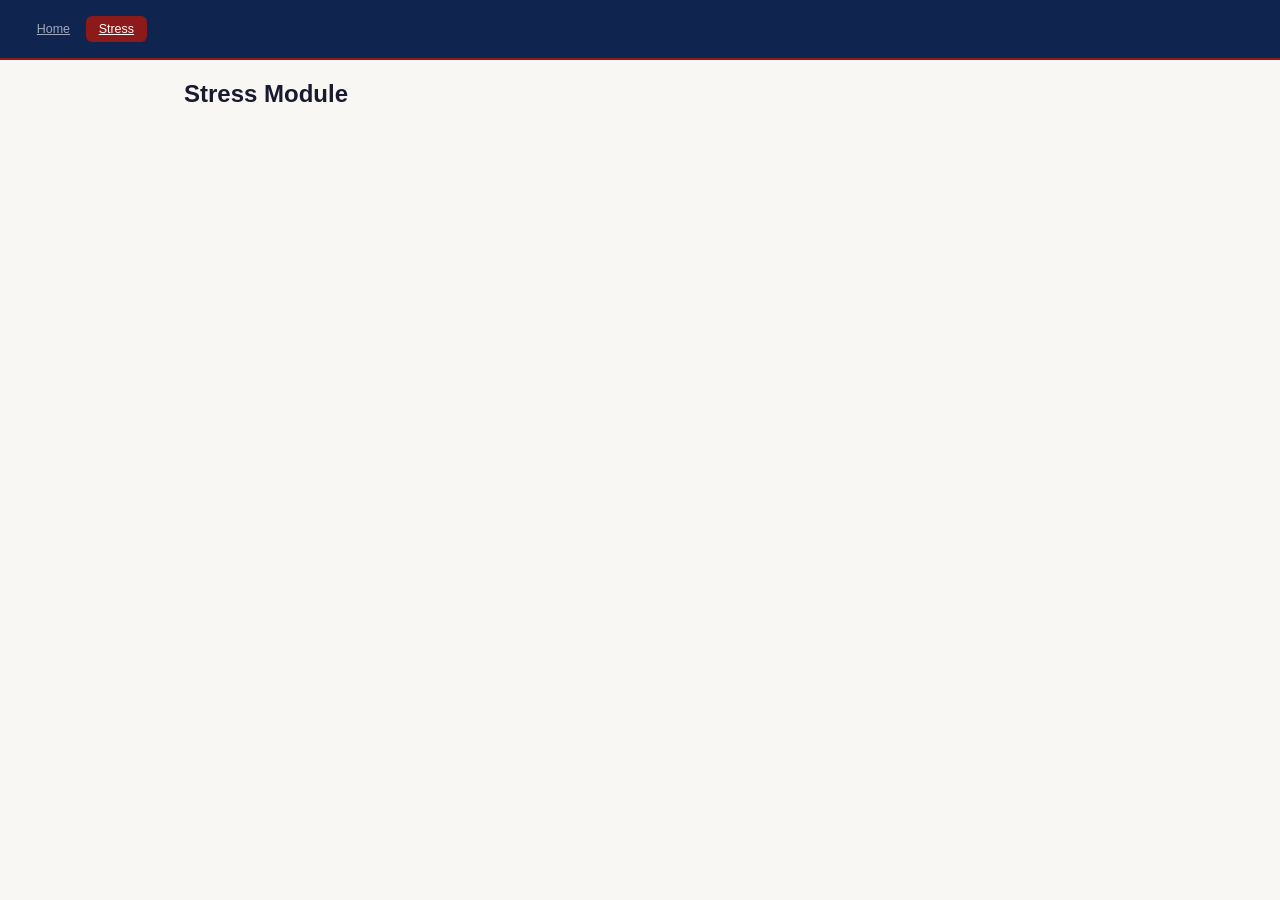
<file: stress.html>
<!DOCTYPE html>
<html>
<head>
<meta charset="UTF-8">
<title>Stress</title>
<link rel="stylesheet" href="styles.css">
</head>

<body>

<div class="topnav">
  <div class="nav-links">
    <a href="index.html" class="nav-btn">Home</a>
    <a href="stress.html" class="nav-btn active">Stress</a>
  </div>
</div>

<div class="main">
  <h2>Stress Module</h2>

  <!-- PASTE YOUR STRESS CONTENT HERE -->

</div>

</body>
</html>
</file>
<file: styles.css>
:root {
  --navy:#1B3F7A; --navy-dk:#0F2550; --navy-lt:#2C5099;
  --red:#8C1A1A; --red-m:#B22222;
  --bg:#F8F7F4; --surf:#FFFFFF; --surf2:#F2F0EC;
  --bdr:#E2DFD8; --bdr2:#CCC9C0;
  --tx:#1A1A2E; --tx2:#4A4A5E; --tx3:#8A8A9E;
  --build-bg:#F0EBF8; --build-bd:#9B8FD8; --build-tx:#3C2A8C;
  --stress-bg:#FEF3E2; --stress-bd:#E8A020; --stress-tx:#7A4500;
  --comm-bg:#E2F5EE; --comm-bd:#2EA87A; --comm-tx:#0A5030;
}
* { box-sizing:border-box; margin:0; padding:0; }
body { font-family:'DM Sans',sans-serif; background:var(--bg); color:var(--tx); min-height:100vh; }
.topnav { background:var(--navy-dk); padding:0 1.5rem; display:flex; align-items:center; justify-content:space-between; height:60px; position:sticky; top:0; z-index:100; border-bottom:2px solid var(--red); }
.topnav img { height:28px; }
.nav-links { display:flex; gap:3px; }
.nav-btn { padding:.4rem .8rem; border:none; background:none; color:rgba(255,255,255,.6); font-family:'DM Sans',sans-serif; font-size:.78rem; font-weight:500; cursor:pointer; border-radius:6px; transition:all .2s; white-space:nowrap; }
.nav-btn:hover { background:rgba(255,255,255,.1); color:#fff; }
.nav-btn.active { background:var(--red); color:#fff; }
.hero { background:var(--navy-dk); padding:3.5rem 1.5rem 3rem; text-align:center; position:relative; overflow:hidden; }
.hero::before { content:''; position:absolute; inset:0; background-image:radial-gradient(circle at 20% 50%,rgba(140,26,26,.15) 0%,transparent 50%),radial-gradient(circle at 80% 20%,rgba(44,80,153,.2) 0%,transparent 50%); }
.hero-logo { height:44px; margin-bottom:1.75rem; position:relative; filter:brightness(0) invert(1); }
.hero h1 { font-family:'DM Serif Display',serif; font-size:2.2rem; font-weight:400; color:#fff; line-height:1.25; margin-bottom:.65rem; position:relative; }
.hero h1 em { color:#E8A080; font-style:normal; }
.hero-sub { font-size:.9rem; color:rgba(255,255,255,.6); max-width:520px; margin:0 auto 1.75rem; line-height:1.65; position:relative; }
.hero-badges { display:flex; gap:8px; justify-content:center; flex-wrap:wrap; position:relative; }
.badge { background:rgba(255,255,255,.08); border:1px solid rgba(255,255,255,.18); color:rgba(255,255,255,.8); padding:.28rem .8rem; border-radius:20px; font-size:.72rem; font-weight:500; }
.journey-sel { padding:1.75rem 1.5rem; max-width:960px; margin:0 auto; }
.sel-title { font-size:.72rem; font-weight:600; color:var(--tx3); text-transform:uppercase; letter-spacing:.1em; margin-bottom:.9rem; }
.journey-cards { display:grid; grid-template-columns:repeat(auto-fit,minmax(200px,1fr)); gap:.85rem; }
.jcard { background:var(--surf); border:1.5px solid var(--bdr); border-radius:14px; padding:1.35rem; cursor:pointer; transition:all .2s; position:relative; overflow:hidden; }
.jcard::before { content:''; position:absolute; top:0; left:0; right:0; height:3px; }
.jcard.j-diag::before { background:linear-gradient(90deg,var(--red),#E04040); }
.jcard.j-build::before { background:linear-gradient(90deg,#6B4FCC,#9B8FD8); }
.jcard.j-stress::before { background:linear-gradient(90deg,#C07820,#E8A020); }
.jcard.j-comm::before { background:linear-gradient(90deg,#0A8A5A,#2EA87A); }
.jcard:hover { border-color:var(--navy); transform:translateY(-2px); box-shadow:0 6px 20px rgba(27,63,122,.1); }
.jcard-tag { font-size:.68rem; font-weight:600; text-transform:uppercase; letter-spacing:.08em; margin-bottom:.5rem; }
.j-diag .jcard-tag { color:var(--red-m); }
.j-build .jcard-tag { color:var(--build-tx); }
.j-stress .jcard-tag { color:var(--stress-tx); }
.j-comm .jcard-tag { color:var(--comm-tx); }
.jcard-title { font-family:'DM Serif Display',serif; font-size:1.2rem; color:var(--tx); margin-bottom:.35rem; }
.jcard-desc { font-size:.78rem; color:var(--tx2); line-height:1.6; margin-bottom:.75rem; }
.jcard-who { font-size:.72rem; color:var(--tx3); font-style:italic; }
.main { max-width:960px; margin:0 auto; padding:1.25rem 1.5rem 4rem; }
.page { display:none; }
.page.active { display:block; }
.sec-hdr { background:var(--surf); border:1px solid var(--bdr); border-radius:14px; padding:1.1rem 1.35rem; margin-bottom:1.1rem; border-top:3px solid; }
.sec-hdr.h-diag { border-top-color:var(--red-m); }
.sec-hdr.h-build { border-top-color:var(--build-bd); }
.sec-hdr.h-stress { border-top-color:var(--stress-bd); }
.sec-hdr.h-comm { border-top-color:var(--comm-bd); }
.sec-title { font-family:'DM Serif Display',serif; font-size:1.25rem; color:var(--tx); margin-bottom:.22rem; }
.sec-sub { font-size:.8rem; color:var(--tx2); line-height:1.55; }
.stats-row { display:flex; gap:7px; margin-top:.75rem; flex-wrap:wrap; }
.stat { background:var(--surf2); border-radius:7px; padding:.4rem .7rem; text-align:center; }
.stat-v { font-size:.95rem; font-weight:600; color:var(--navy); }
.stat-l { font-size:.62rem; color:var(--tx3); text-transform:uppercase; letter-spacing:.05em; }
.prog-wrap { display:flex; gap:5px; align-items:center; margin-bottom:1.25rem; }
.prog-dot { width:30px; height:3px; border-radius:2px; background:var(--bdr); transition:background .3s; }
.prog-dot.done { background:var(--navy); }
.prog-dot.active { background:var(--red-m); }
.prog-lbl { font-size:.72rem; color:var(--tx3); margin-left:7px; }
.q-card { background:var(--surf); border:1px solid var(--bdr); border-radius:14px; padding:1.35rem; margin-bottom:.85rem; }
.q-num { font-size:.68rem; font-weight:600; color:var(--red-m); letter-spacing:.08em; text-transform:uppercase; margin-bottom:.45rem; }
.q-text { font-size:.95rem; font-weight:500; color:var(--tx); line-height:1.45; margin-bottom:.28rem; }
.q-sub { font-size:.78rem; color:var(--tx3); line-height:1.55; margin-bottom:.95rem; font-style:italic; }
.opt { display:block; width:100%; background:var(--surf2); border:1px solid var(--bdr); border-radius:8px; padding:.8rem 1rem; margin-bottom:.4rem; cursor:pointer; text-align:left; transition:all .15s; font-family:'DM Sans',sans-serif; }
.opt:hover { border-color:var(--navy); background:#EEF2FA; }
.opt-lbl { font-size:.66rem; font-weight:600; color:var(--tx3); display:block; margin-bottom:2px; text-transform:uppercase; letter-spacing:.05em; }
.opt-txt { font-size:.82rem; color:var(--tx); line-height:1.45; }
.res-card { border-radius:14px; padding:1.35rem; border:2px solid; margin-bottom:.75rem; }
.res-card.rb { background:var(--build-bg); border-color:var(--build-bd); }
.res-card.rs { background:var(--stress-bg); border-color:var(--stress-bd); }
.res-card.rc { background:var(--comm-bg); border-color:var(--comm-bd); }
.res-title { font-family:'DM Serif Display',serif; font-size:1.3rem; margin-bottom:.22rem; }
.rb .res-title { color:var(--build-tx); }
.rs .res-title { color:var(--stress-tx); }
.rc .res-title { color:var(--comm-tx); }
.res-desc { font-size:.82rem; line-height:1.65; margin-bottom:.85rem; }
.rb .res-desc { color:#4A3A7A; }
.rs .res-desc { color:#7A4500; }
.rc .res-desc { color:var(--comm-tx); }
.sig-list { list-style:none; margin-bottom:.85rem; }
.sig-list li { font-size:.78rem; padding:2px 0 2px 13px; position:relative; line-height:1.5; }
.sig-list li::before { content:"—"; position:absolute; left:0; opacity:.5; }
.rb .sig-list li { color:#4A3A7A; }
.rs .sig-list li { color:#7A4500; }
.rc .sig-list li { color:var(--comm-tx); }
.score-row { display:flex; gap:7px; margin-bottom:.85rem; flex-wrap:wrap; }
.score-pill { font-size:.72rem; font-weight:500; padding:2px 9px; border-radius:9px; background:var(--surf2); border:1px solid var(--bdr); color:var(--tx2); }
.restart-lnk { background:none; border:none; font-size:.72rem; color:var(--tx3); cursor:pointer; text-decoration:underline; margin-top:.65rem; display:block; font-family:'DM Sans',sans-serif; }
.card { background:var(--surf); border:1px solid var(--bdr); border-radius:12px; overflow:hidden; margin-bottom:.85rem; }
.card-hdr { padding:.82rem 1rem; display:flex; align-items:center; justify-content:space-between; cursor:pointer; user-select:none; gap:8px; }
.card-hdr:hover { background:var(--surf2); }
.card-badge { font-size:.65rem; font-weight:600; padding:2px 7px; border-radius:5px; text-transform:uppercase; letter-spacing:.04em; flex-shrink:0; text-align:center; min-width:22px; }
.card-title { font-size:.88rem; font-weight:500; flex:1; margin:0 .6rem; }
.card-meta { font-size:.72rem; color:var(--tx3); flex-shrink:0; }
.card-chev { font-size:.8rem; color:var(--tx3); transition:transform .2s; flex-shrink:0; }
.card-chev.open { transform:rotate(180deg); }
.card-body { display:none; padding:.9rem 1rem 1rem; border-top:1px solid var(--bdr); }
.card-body.open { display:block; }
.arc-row { display:flex; gap:4px; flex-wrap:wrap; margin:7px 0; }
.arc-chip { font-size:.7rem; font-weight:500; padding:2px 8px; border-radius:5px; }
.det-lbl { font-size:.65rem; font-weight:600; color:var(--tx3); text-transform:uppercase; letter-spacing:.07em; margin:9px 0 3px; }
.det-txt { font-size:.8rem; color:var(--tx2); line-height:1.6; }
.out-pills { display:flex; flex-wrap:wrap; gap:4px; margin:3px 0; }
.out-pill { font-size:.7rem; font-weight:500; padding:2px 8px; border-radius:5px; }
.probe-list { list-style:none; }
.probe-list li { font-size:.78rem; color:var(--tx2); padding:2px 0 2px 13px; position:relative; line-height:1.5; }
.probe-list li::before { content:"?"; position:absolute; left:0; font-size:.65rem; font-weight:600; opacity:.5; top:4px; }
.phase-out { border-radius:9px; padding:.8rem .95rem; margin-top:.8rem; border-left:3px solid; }
.po-lbl { font-size:.65rem; font-weight:600; text-transform:uppercase; letter-spacing:.07em; margin-bottom:3px; }
.po-txt { font-size:.8rem; line-height:1.6; }
.cl-block { margin-bottom:.85rem; border-radius:12px; overflow:hidden; border:1px solid; }
.cb-hdr2 { padding:.8rem 1rem; display:flex; align-items:center; gap:9px; }
.dim-list { padding:.4rem .95rem .9rem; }
.dim-row { padding:.55rem 0; border-top:1px solid var(--bdr); }
.dim-row:first-child { border-top:none; }
.dim-q { font-size:.82rem; color:var(--tx); margin-bottom:.3rem; line-height:1.4; font-weight:500; }
.dim-sub { font-size:.73rem; color:var(--tx3); margin-bottom:.35rem; font-style:italic; line-height:1.4; }
.sc-track { display:flex; align-items:center; gap:7px; }
.sc-track input[type=range] { flex:1; accent-color:var(--navy); }
.sc-val { font-size:.73rem; font-weight:500; width:88px; text-align:right; flex-shrink:0; color:var(--navy); }
.sc-lbls { display:flex; justify-content:space-between; font-size:.63rem; color:var(--tx3); margin-top:2px; }
.hgrid { display:grid; grid-template-columns:repeat(5,1fr); gap:7px; margin-bottom:1.1rem; }
.hcard { border-radius:9px; padding:.7rem .45rem; border:1px solid; text-align:center; }
.hcard-nm { font-size:.62rem; font-weight:600; margin-bottom:2px; text-transform:uppercase; letter-spacing:.04em; }
.hcard-sc { font-size:1.25rem; font-weight:600; margin-bottom:1px; }
.hcard-lb { font-size:.65rem; }
.ovbar { height:5px; border-radius:3px; background:var(--bdr); margin:5px 0 1rem; }
.ovfill { height:5px; border-radius:3px; }
.gap-item { border-radius:9px; border:1px solid; margin-bottom:7px; overflow:hidden; }
.gap-hdr { padding:.7rem .95rem; display:flex; align-items:center; gap:7px; cursor:pointer; user-select:none; }
.gap-sev { font-size:.65rem; font-weight:600; padding:2px 6px; border-radius:4px; flex-shrink:0; color:#fff; }
.gap-title { font-size:.83rem; font-weight:500; flex:1; }
.gap-chev { font-size:.78rem; color:var(--tx3); transition:transform .2s; }
.gap-chev.open { transform:rotate(180deg); }
.gap-body { display:none; padding:0 .95rem .9rem; }
.gap-body.open { display:block; }
.st-grid { display:grid; grid-template-columns:1fr 1fr; gap:7px; margin:9px 0; }
.st-cell { border-radius:7px; padding:.55rem .7rem; border:1px solid var(--bdr); background:var(--surf2); }
.st-lbl { font-size:.63rem; font-weight:600; text-transform:uppercase; letter-spacing:.06em; color:var(--tx3); margin-bottom:2px; }
.st-txt { font-size:.76rem; color:var(--tx2); line-height:1.5; }
.lens-pills { display:flex; flex-wrap:wrap; gap:4px; margin-top:5px; }
.lens-pill { font-size:.68rem; font-weight:500; padding:2px 7px; border-radius:5px; }
.rb-card { border-radius:9px; border:1px solid var(--bdr); overflow:hidden; margin-bottom:7px; }
.rb-hdr2 { padding:.6rem .95rem; background:var(--surf2); display:flex; align-items:center; gap:7px; }
.rb-pri { font-size:.68rem; font-weight:600; padding:2px 6px; border-radius:4px; flex-shrink:0; }
.rb-title { font-size:.82rem; font-weight:500; flex:1; }
.rb-body { padding:.7rem .95rem; }
.rb-act { font-size:.8rem; color:var(--tx2); line-height:1.5; margin-bottom:.45rem; }
.step-nav2 { display:flex; margin-bottom:1.1rem; border-radius:9px; overflow:hidden; border:1px solid var(--bdr); }
.step-btn2 { flex:1; padding:.55rem .45rem; font-size:.72rem; font-weight:500; text-align:center; cursor:pointer; border:none; background:var(--surf2); color:var(--tx3); transition:all .2s; border-right:1px solid var(--bdr); font-family:'DM Sans',sans-serif; }
.step-btn2:last-child { border-right:none; }
.step-btn2.active { background:var(--comm-bg); color:var(--comm-tx); }
.step-btn2.done { background:var(--surf); color:var(--navy); font-weight:600; }
.csec { display:none; }
.csec.active { display:block; }
.fld-lbl { font-size:.68rem; font-weight:600; color:var(--tx3); text-transform:uppercase; letter-spacing:.06em; margin-bottom:3px; margin-top:13px; }
.fld-lbl:first-child { margin-top:0; }
.fld-sub { font-size:.73rem; color:var(--tx3); margin-bottom:5px; font-style:italic; line-height:1.4; }
textarea { width:100%; border:1px solid var(--bdr); border-radius:8px; padding:.6rem .8rem; font-size:.8rem; font-family:'DM Sans',sans-serif; color:var(--tx); background:var(--surf); resize:vertical; min-height:55px; line-height:1.5; }
textarea:focus { outline:none; border-color:var(--navy); }
input[type=text] { width:100%; border:1px solid var(--bdr); border-radius:6px; padding:.35rem .6rem; font-size:.78rem; font-family:'DM Sans',sans-serif; color:var(--tx); background:var(--surf); }
input[type=text]:focus { outline:none; border-color:var(--navy); }
.cxo-card2 { border-radius:9px; border:1px solid var(--bdr); overflow:hidden; margin-bottom:7px; }
.cxo-hdr2 { padding:.65rem .95rem; display:flex; align-items:center; gap:7px; cursor:pointer; user-select:none; }
.cxo-av { width:26px; height:26px; border-radius:50%; display:flex; align-items:center; justify-content:center; font-size:.65rem; font-weight:600; flex-shrink:0; }
.cxo-role2 { font-size:.85rem; font-weight:500; flex:1; }
.cxo-bias2 { font-size:.68rem; padding:2px 6px; border-radius:4px; flex-shrink:0; }
.cxo-chev2 { font-size:.78rem; color:var(--tx3); transition:transform .2s; }
.cxo-chev2.open { transform:rotate(180deg); }
.cxo-body2 { display:none; padding:0 .95rem .9rem; background:var(--surf); }
.cxo-body2.open { display:block; }
.trans-g { display:grid; grid-template-columns:1fr 1fr; gap:7px; margin:7px 0; }
.trans-c { border-radius:7px; padding:.55rem .7rem; border:1px solid var(--bdr); background:var(--surf2); }
.tc-lbl { font-size:.62rem; font-weight:600; text-transform:uppercase; letter-spacing:.06em; color:var(--tx3); margin-bottom:2px; }
.tc-txt { font-size:.76rem; color:var(--tx2); line-height:1.4; margin-bottom:3px; }
.vt-triad-row { margin-bottom:6px; border-radius:8px; padding:.6rem .75rem; border:1px solid; }
.vt-dim-label { font-size:.65rem; font-weight:600; text-transform:uppercase; letter-spacing:.06em; margin-bottom:4px; }
.vt-enterprise { background:rgba(255,255,255,.6); border-radius:5px; padding:.3rem .5rem; margin-bottom:4px; }
.vt-ent-lbl { font-size:.6rem; font-weight:600; text-transform:uppercase; letter-spacing:.05em; opacity:.7; margin-bottom:1px; }
.vt-ent-val { font-size:.74rem; font-style:italic; line-height:1.4; }
.vt-contrib-lbl { font-size:.6rem; font-weight:600; text-transform:uppercase; letter-spacing:.05em; opacity:.7; margin-bottom:2px; }
.ws-row2 { border-radius:9px; border:1px solid; margin-bottom:7px; overflow:hidden; }
.ws-hdr2 { padding:.7rem .95rem; display:flex; align-items:center; gap:7px; cursor:pointer; user-select:none; }
.ws-chev2 { font-size:.78rem; color:var(--tx3); transition:transform .2s; margin-left:auto; }
.ws-chev2.open { transform:rotate(180deg); }
.ws-body2 { display:none; padding:0 .95rem .9rem; }
.ws-body2.open { display:block; }
.ws-q2 { font-size:.78rem; color:var(--tx2); line-height:1.55; margin-bottom:.45rem; padding:.4rem .55rem; background:var(--surf2); border-radius:5px; border-left:2px solid; }
.own-sel { width:100%; border:1px solid var(--bdr); border-radius:6px; padding:.38rem .6rem; font-size:.78rem; font-family:'DM Sans',sans-serif; color:var(--tx); background:var(--surf); margin-top:5px; }
.pb-block2 { border-radius:9px; border:1px solid var(--bdr); overflow:hidden; margin-bottom:9px; }
.pb-hdr2 { padding:.75rem .95rem; display:flex; align-items:center; gap:7px; cursor:pointer; user-select:none; }
.pb-chev2 { font-size:.78rem; color:var(--tx3); transition:transform .2s; margin-left:auto; }
.pb-chev2.open { transform:rotate(180deg); }
.pb-body2 { display:none; padding:0 .95rem .9rem; }
.pb-body2.open { display:block; }
.msg-box2 { background:var(--surf2); border-radius:7px; padding:.7rem .85rem; margin-bottom:7px; border-left:3px solid var(--bdr2); }
.msg-lbl { font-size:.65rem; font-weight:600; text-transform:uppercase; letter-spacing:.06em; color:var(--tx3); margin-bottom:3px; }
.msg-txt { font-size:.78rem; color:var(--tx2); line-height:1.6; white-space:pre-line; }
.facil-box { background:#FEF3E2; border-radius:7px; padding:.55rem .8rem; border-left:3px solid #E8A020; margin-top:7px; }
.facil-lbl { font-size:.62rem; font-weight:600; text-transform:uppercase; letter-spacing:.06em; color:#7A4500; margin-bottom:2px; }
.facil-txt { font-size:.76rem; color:#7A4500; line-height:1.55; }
.warn-chip { display:inline-block; font-size:.7rem; padding:2px 7px; border-radius:5px; background:#FEE; color:#8C1A1A; border:1px solid #F0AAAA; margin-bottom:9px; }
.info-box { background:var(--surf2); border:1px solid var(--bdr); border-radius:9px; padding:.8rem .95rem; margin-bottom:.8rem; }
.info-title { font-size:.82rem; font-weight:500; color:var(--tx); margin-bottom:2px; }
.info-sub { font-size:.76rem; color:var(--tx2); line-height:1.55; }
.btn-p { padding:.55rem 1.1rem; border-radius:8px; border:none; font-size:.82rem; font-weight:500; cursor:pointer; background:var(--navy); color:#fff; font-family:'DM Sans',sans-serif; transition:opacity .15s; }
.btn-p:hover { opacity:.85; }
.btn-s { padding:.48rem .9rem; border-radius:7px; background:none; border:1px solid var(--bdr2); color:var(--tx2); font-size:.78rem; font-family:'DM Sans',sans-serif; cursor:pointer; transition:background .15s; }
.btn-s:hover { background:var(--surf2); }
.btn-red { background:var(--red-m) !important; color:#fff !important; }
.btn-grn { background:var(--comm-tx) !important; color:#fff !important; }
.btn-row { display:flex; gap:7px; align-items:center; margin-top:.85rem; flex-wrap:wrap; }
footer { background:var(--navy-dk); color:rgba(255,255,255,.45); text-align:center; padding:1.35rem; font-size:.72rem; border-top:2px solid var(--red); margin-top:2rem; }
footer img { height:20px; filter:brightness(0) invert(1); opacity:.6; margin-bottom:.45rem; display:block; margin-left:auto; margin-right:auto; }
.lock-overlay { position:fixed; inset:0; background:linear-gradient(135deg,#0F2550 0%,#1B3F7A 100%); display:flex; align-items:center; justify-content:center; z-index:9999; padding:1.5rem; }
.lock-box { background:#fff; border-radius:18px; padding:2.75rem 2.25rem; max-width:400px; width:100%; text-align:center; box-shadow:0 32px 80px rgba(0,0,0,.35); }
.lock-logo { height:38px; margin-bottom:2rem; }
.lock-ring { width:64px; height:64px; border-radius:50%; background:#EEF2FA; display:flex; align-items:center; justify-content:center; margin:0 auto 1.25rem; font-size:1.6rem; }
.lock-title { font-family:'DM Serif Display',serif; font-size:1.5rem; color:#0F2550; margin-bottom:.4rem; }
.lock-sub { font-size:.82rem; color:#6A6A7E; line-height:1.6; margin-bottom:1.75rem; }
.lock-input-wrap { position:relative; margin-bottom:.75rem; }
.lock-input { width:100%; border:1.5px solid #E2DFD8; border-radius:10px; padding:.8rem 2.8rem .8rem 1rem; font-size:.95rem; font-family:'DM Sans',sans-serif; color:#1A1A2E; background:#F8F7F4; transition:border-color .15s; text-align:center; letter-spacing:.1em; }
.lock-input:focus { outline:none; border-color:#1B3F7A; background:#fff; }
.lock-input.shake { animation:shake .35s ease; }
.lock-btn { width:100%; padding:.8rem; border-radius:10px; border:none; font-size:.95rem; font-weight:600; font-family:'DM Sans',sans-serif; cursor:pointer; background:#1B3F7A; color:#fff; transition:all .15s; margin-bottom:.75rem; }
.lock-btn:hover { background:#0F2550; }
.lock-err { font-size:.78rem; color:#B22222; margin-bottom:.5rem; min-height:1.1rem; }
.lock-footer { font-size:.72rem; color:#A0A0B0; margin-top:1.25rem; line-height:1.5; }
.lock-footer a { color:#1B3F7A; font-weight:500; }
@keyframes shake { 0%,100%{transform:translateX(0)} 20%{transform:translateX(-6px)} 40%{transform:translateX(6px)} 60%{transform:translateX(-4px)} 80%{transform:translateX(4px)} }
@media(max-width:600px) {
  .hero h1 { font-size:1.65rem; }
  .journey-cards { grid-template-columns:1fr; }
  .hgrid { grid-template-columns:repeat(3,1fr); }
  .st-grid,.trans-g { grid-template-columns:1fr; }
  .nav-btn { font-size:.68rem; padding:.32rem .5rem; }
  .topnav { padding:0 .85rem; }
}

.sf-wrap{border:2px solid #1B3F7A;border-radius:14px;overflow:hidden;margin-bottom:1.25rem}
.sf-hdr{background:linear-gradient(135deg,#1B3F7A,#2C5099);padding:1rem 1.25rem;cursor:pointer;display:flex;align-items:center;justify-content:space-between}
.sf-hdr-title{font-family:'DM Serif Display',serif;font-size:1.15rem;color:#fff;margin-bottom:.18rem}
.sf-hdr-sub{font-size:.74rem;color:rgba(255,255,255,.7)}
.sf-hdr-badge{font-size:.62rem;font-weight:600;padding:3px 9px;border-radius:10px;background:rgba(255,255,255,.15);color:#fff;text-transform:uppercase;letter-spacing:.07em}
.sf-body{background:#fff;display:none}.sf-body.open{display:block}
.sf-tabs{display:flex;overflow-x:auto;border-bottom:1px solid var(--bdr);background:#F8F7F4;padding:0 .65rem;gap:2px}
.sf-tab{padding:.5rem .7rem;border:none;background:none;font-family:'DM Sans',sans-serif;font-size:.72rem;font-weight:500;color:var(--tx3);cursor:pointer;border-bottom:2px solid transparent;white-space:nowrap;flex-shrink:0}
.sf-tab:hover{color:var(--navy)}.sf-tab.active{color:var(--navy);border-bottom-color:var(--red-m);font-weight:600}
.sf-panel{display:none;padding:1rem 1.1rem 1.25rem}.sf-panel.active{display:block}
.sf-def-line{font-size:.82rem;color:var(--tx2);line-height:1.65;background:var(--surf2);border-radius:8px;padding:.75rem .95rem;border-left:3px solid var(--navy);margin-bottom:.85rem;font-style:italic}
.sf-table{width:100%;border-collapse:collapse;margin-bottom:.75rem}
.sf-table th{background:var(--navy);color:#fff;font-size:.66rem;font-weight:600;text-transform:uppercase;letter-spacing:.06em;padding:.45rem .65rem;text-align:left}
.sf-table td{font-size:.76rem;color:var(--tx2);padding:.4rem .65rem;border-bottom:1px solid var(--bdr);line-height:1.5;vertical-align:top}
.sf-table tr:nth-child(even) td{background:#F8F7F4}.sf-table td:first-child{font-weight:600;color:var(--navy);white-space:nowrap}
.sf-grid2{display:grid;grid-template-columns:1fr 1fr;gap:.65rem;margin-bottom:.85rem}
.sf-card{border-radius:9px;border:1px solid;padding:.75rem .9rem}
.sf-card-lbl{font-size:.65rem;font-weight:600;text-transform:uppercase;letter-spacing:.07em;margin-bottom:.35rem}
.sf-card-title{font-size:.95rem;font-weight:600;margin-bottom:.3rem;font-family:'DM Serif Display',serif}
.sf-card-body{font-size:.76rem;line-height:1.55;color:var(--tx2)}
.sf-chain-item{display:flex;gap:.75rem;margin-bottom:.65rem;align-items:flex-start}
.sf-chain-num{width:28px;height:28px;border-radius:50%;background:var(--navy);color:#fff;font-size:.78rem;font-weight:600;display:flex;align-items:center;justify-content:center;flex-shrink:0;margin-top:2px}
.sf-chain-body{flex:1;border:1px solid var(--bdr);border-radius:8px;padding:.6rem .8rem}
.sf-chain-stage{font-size:.82rem;font-weight:600;color:var(--navy);margin-bottom:.2rem}
.sf-chain-what{font-size:.75rem;color:var(--tx2);line-height:1.5;margin-bottom:.25rem}
.sf-chain-break{font-size:.72rem;color:#8C1A1A;background:#FEE;border-radius:4px;padding:.2rem .45rem;border-left:2px solid #D04040}
.sf-chain-arrow{text-align:center;font-size:.9rem;color:var(--navy);opacity:.5;margin:-3px 0 -3px 10px}
.sf-engine-card{border-radius:9px;border:1px solid #6B8FCC;background:#EEF2FA;padding:.85rem 1rem;margin-bottom:.65rem}
.sf-engine-title{font-size:.9rem;font-weight:600;color:#1B3F7A;margin-bottom:.25rem}
.sf-engine-sub{font-size:.74rem;color:#4A5E8A;margin-bottom:.45rem}
.sf-engine-body{font-size:.76rem;color:var(--tx2);line-height:1.55}
.sf-engine-fail{font-size:.72rem;background:#FEE;color:#8C1A1A;border-radius:4px;padding:.3rem .55rem;margin-top:.45rem;border-left:2px solid #D04040}
.dig-align{border-radius:9px;border:1px solid;padding:.75rem .95rem;margin-top:.85rem}
.dig-align-hdr{font-size:.65rem;font-weight:600;text-transform:uppercase;letter-spacing:.08em;margin-bottom:.55rem;display:flex;align-items:center;gap:6px}
.dig-align-hdr::before{content:'↩';font-size:.85rem}
.dig-align-row{display:grid;grid-template-columns:1fr 1fr;gap:.5rem;margin-bottom:.45rem}
.dig-align-cell{border-radius:6px;padding:.45rem .6rem;background:rgba(255,255,255,.6);border:1px solid rgba(0,0,0,.08)}
.dig-align-cell-lbl{font-size:.6rem;font-weight:600;text-transform:uppercase;letter-spacing:.06em;opacity:.7;margin-bottom:2px}
.dig-align-cell-val{font-size:.73rem;line-height:1.45}
.dig-align-pills{display:flex;flex-wrap:wrap;gap:4px;margin-top:.35rem}
.dig-align-pill{font-size:.67rem;font-weight:500;padding:2px 7px;border-radius:5px;opacity:.85}
.sf-qref-row{display:grid;grid-template-columns:120px 1fr 1fr 1fr;gap:0;border-bottom:1px solid var(--bdr)}
.sf-qref-row:last-child{border-bottom:none}
.sf-qref-cell{padding:.5rem .65rem;font-size:.74rem;color:var(--tx2);line-height:1.45;border-right:1px solid var(--bdr)}
.sf-qref-cell:last-child{border-right:none}
.sf-qref-cell.header{font-size:.64rem;font-weight:600;text-transform:uppercase;letter-spacing:.06em;color:var(--tx3);background:#F8F7F4}
.sf-qref-cell.dim{font-weight:600;color:var(--navy);background:#F0F4FF}
@media(max-width:600px){.sf-grid2{grid-template-columns:1fr}.dig-align-row{grid-template-columns:1fr}.sf-qref-row{grid-template-columns:1fr}}
</file>
